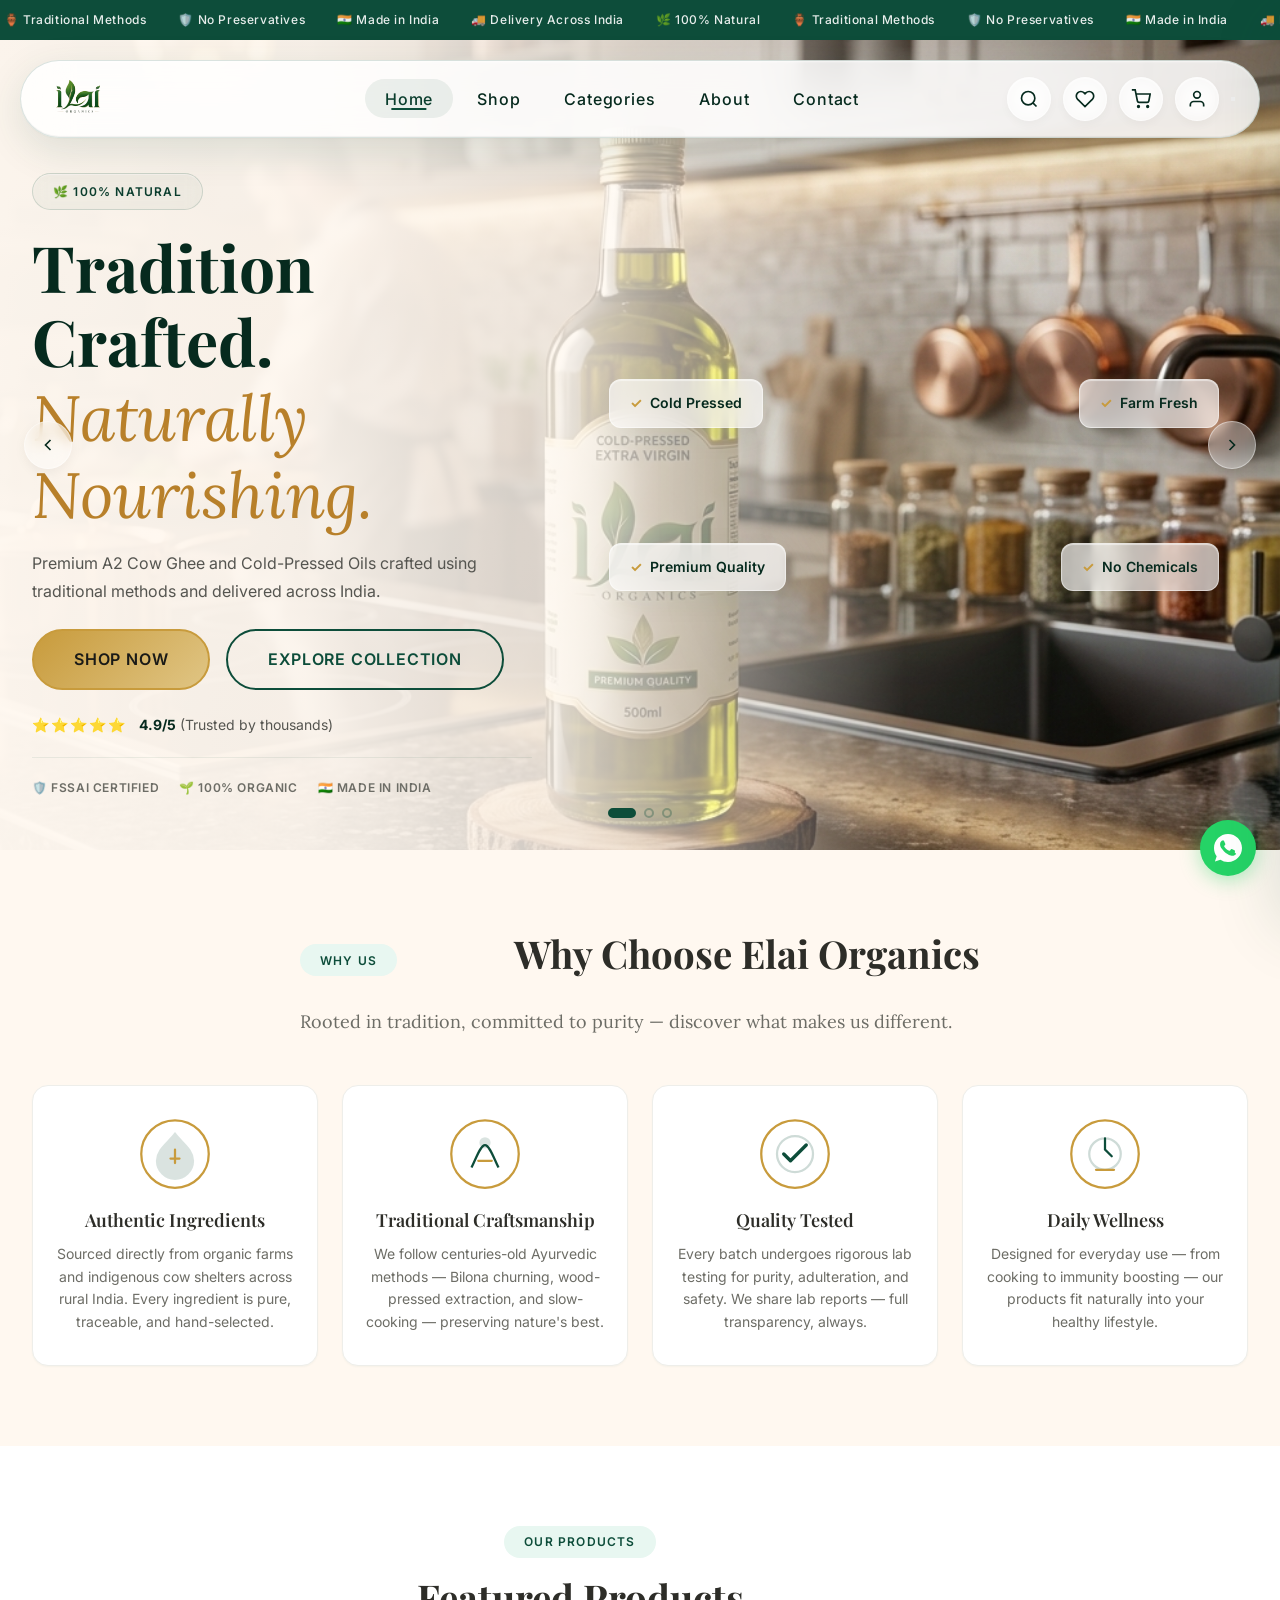
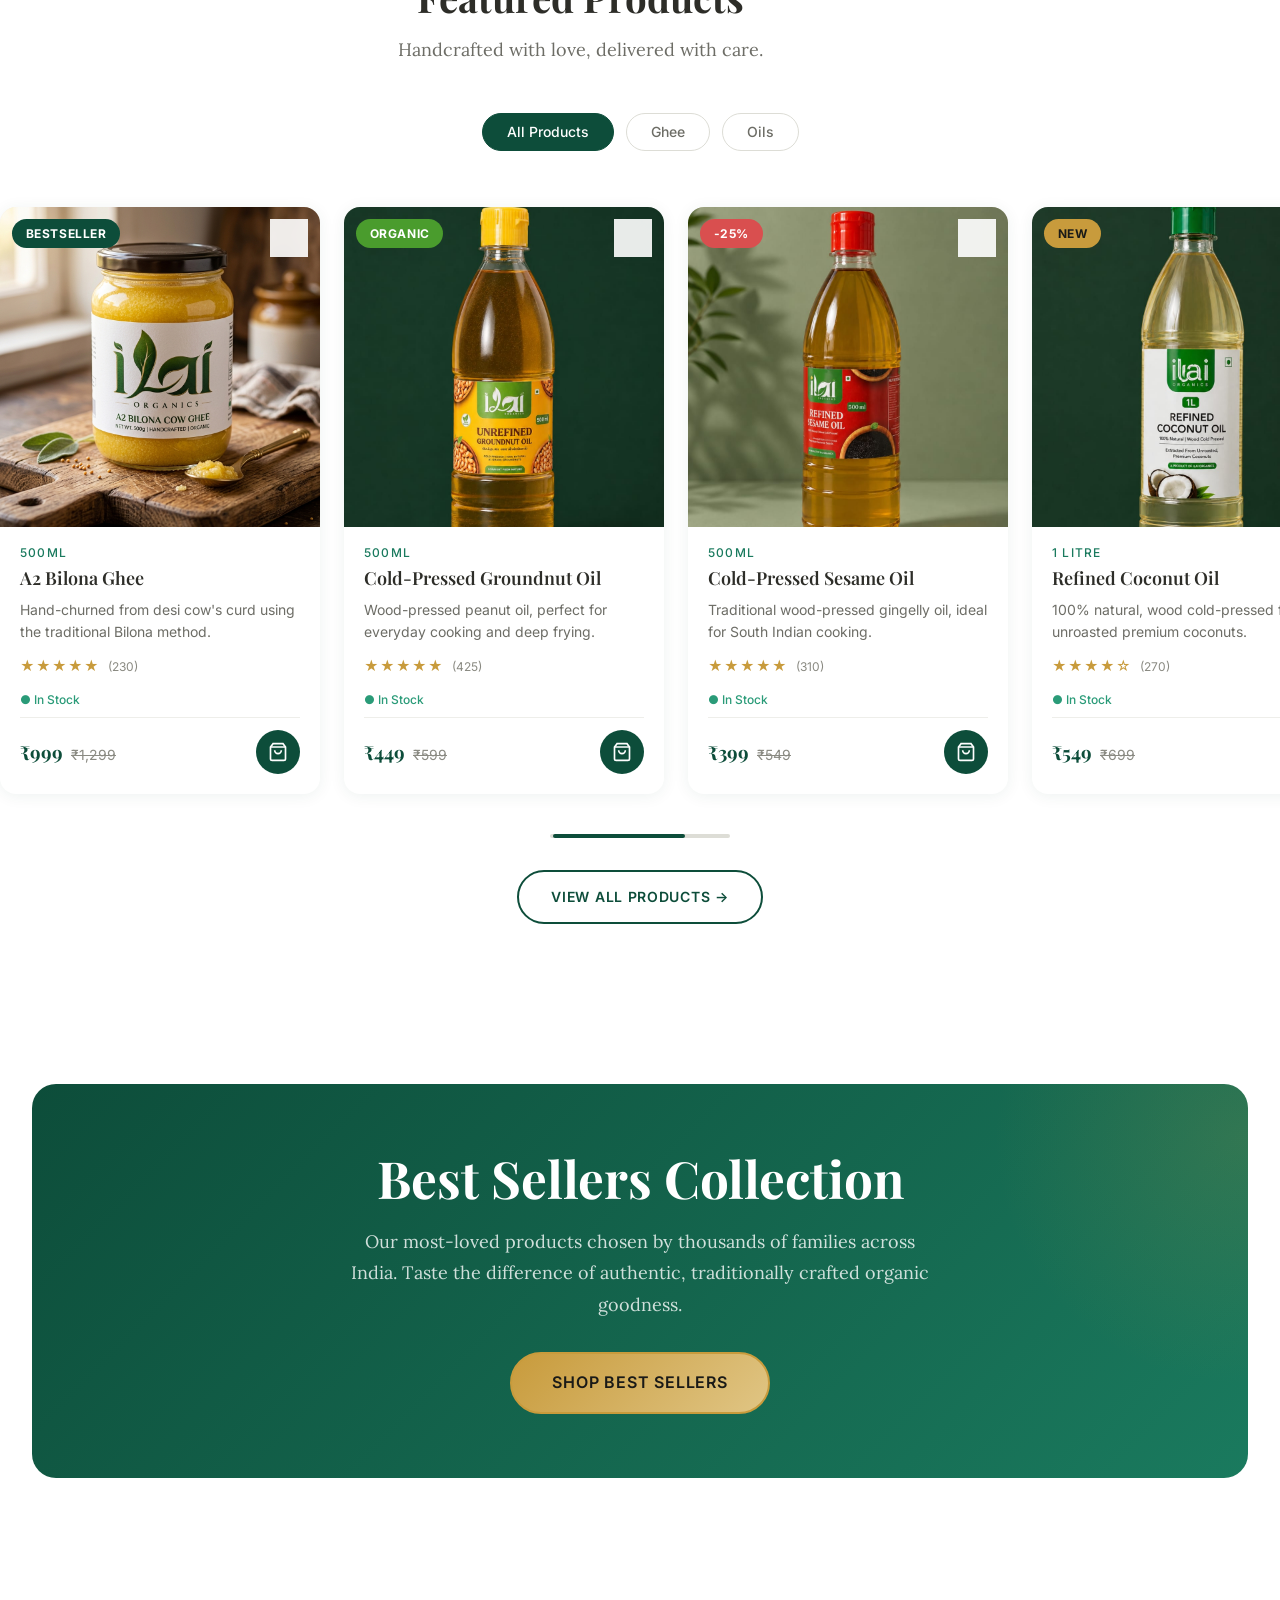
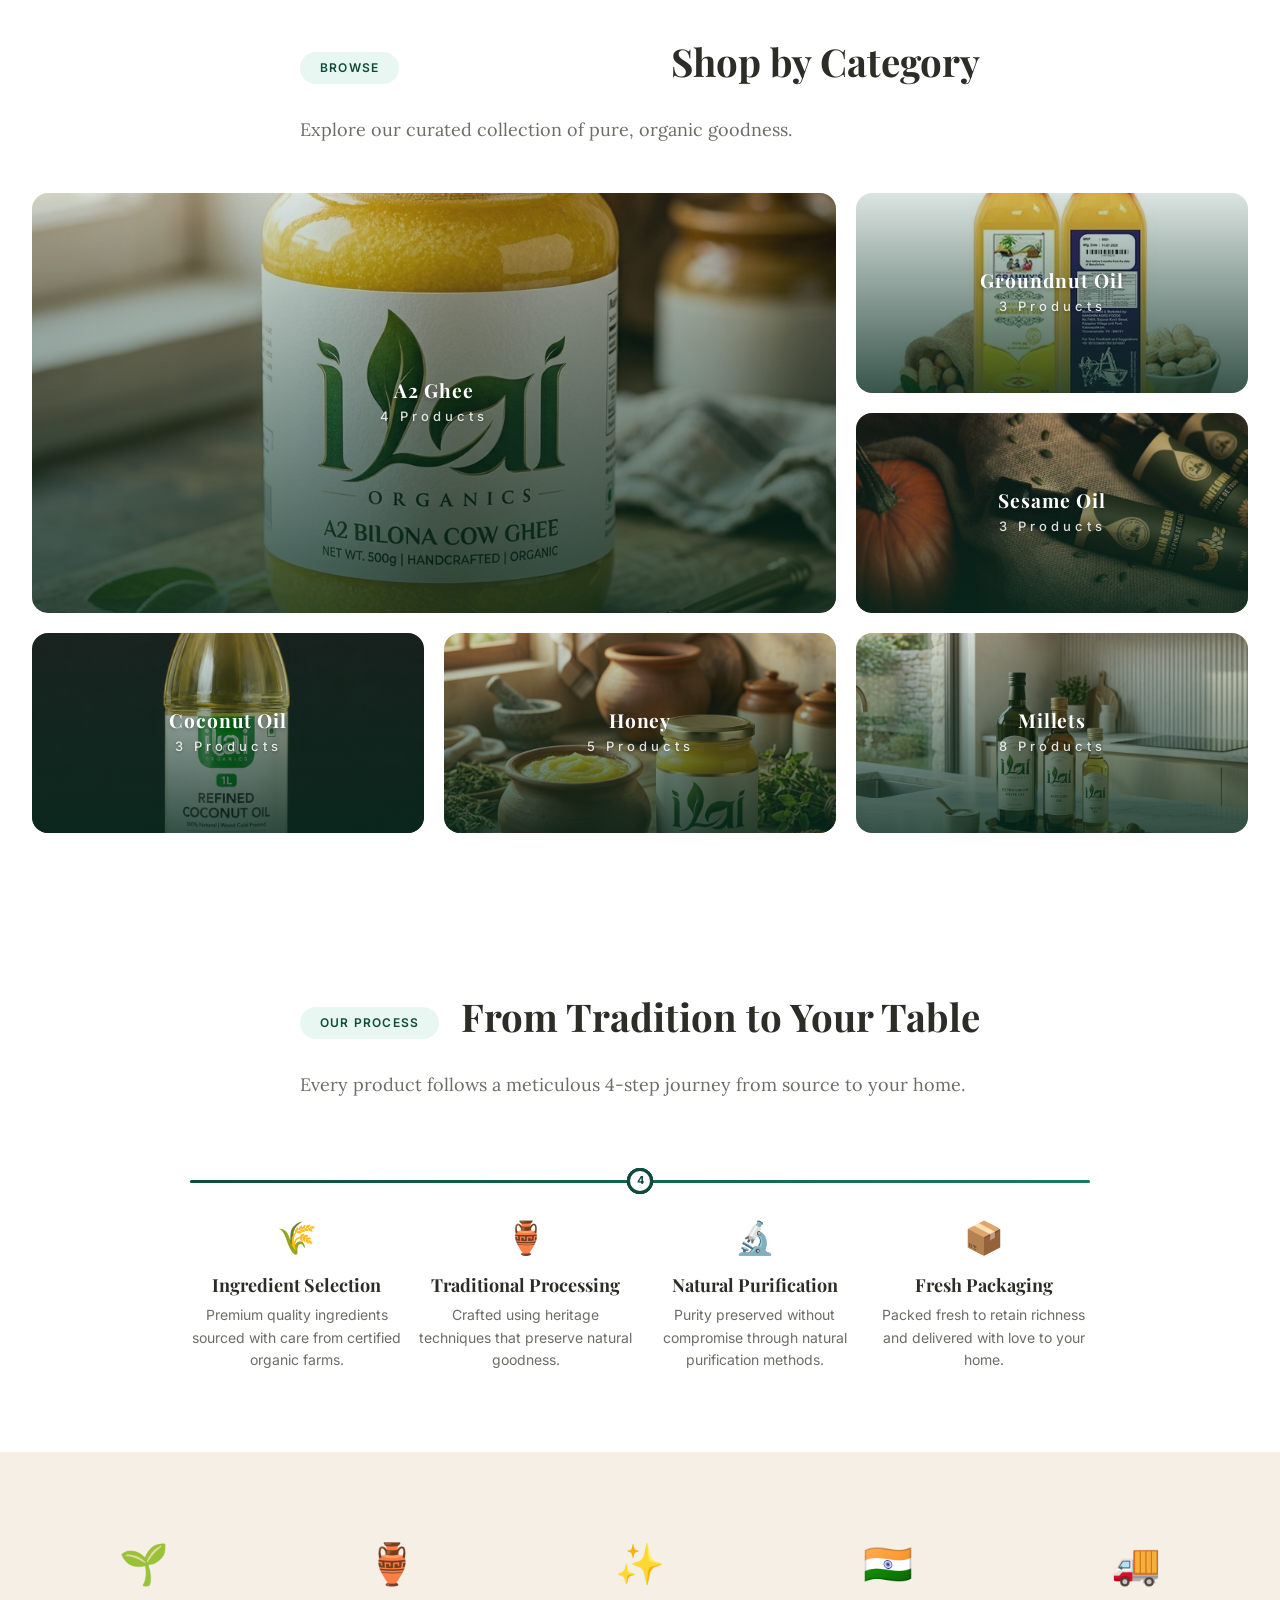
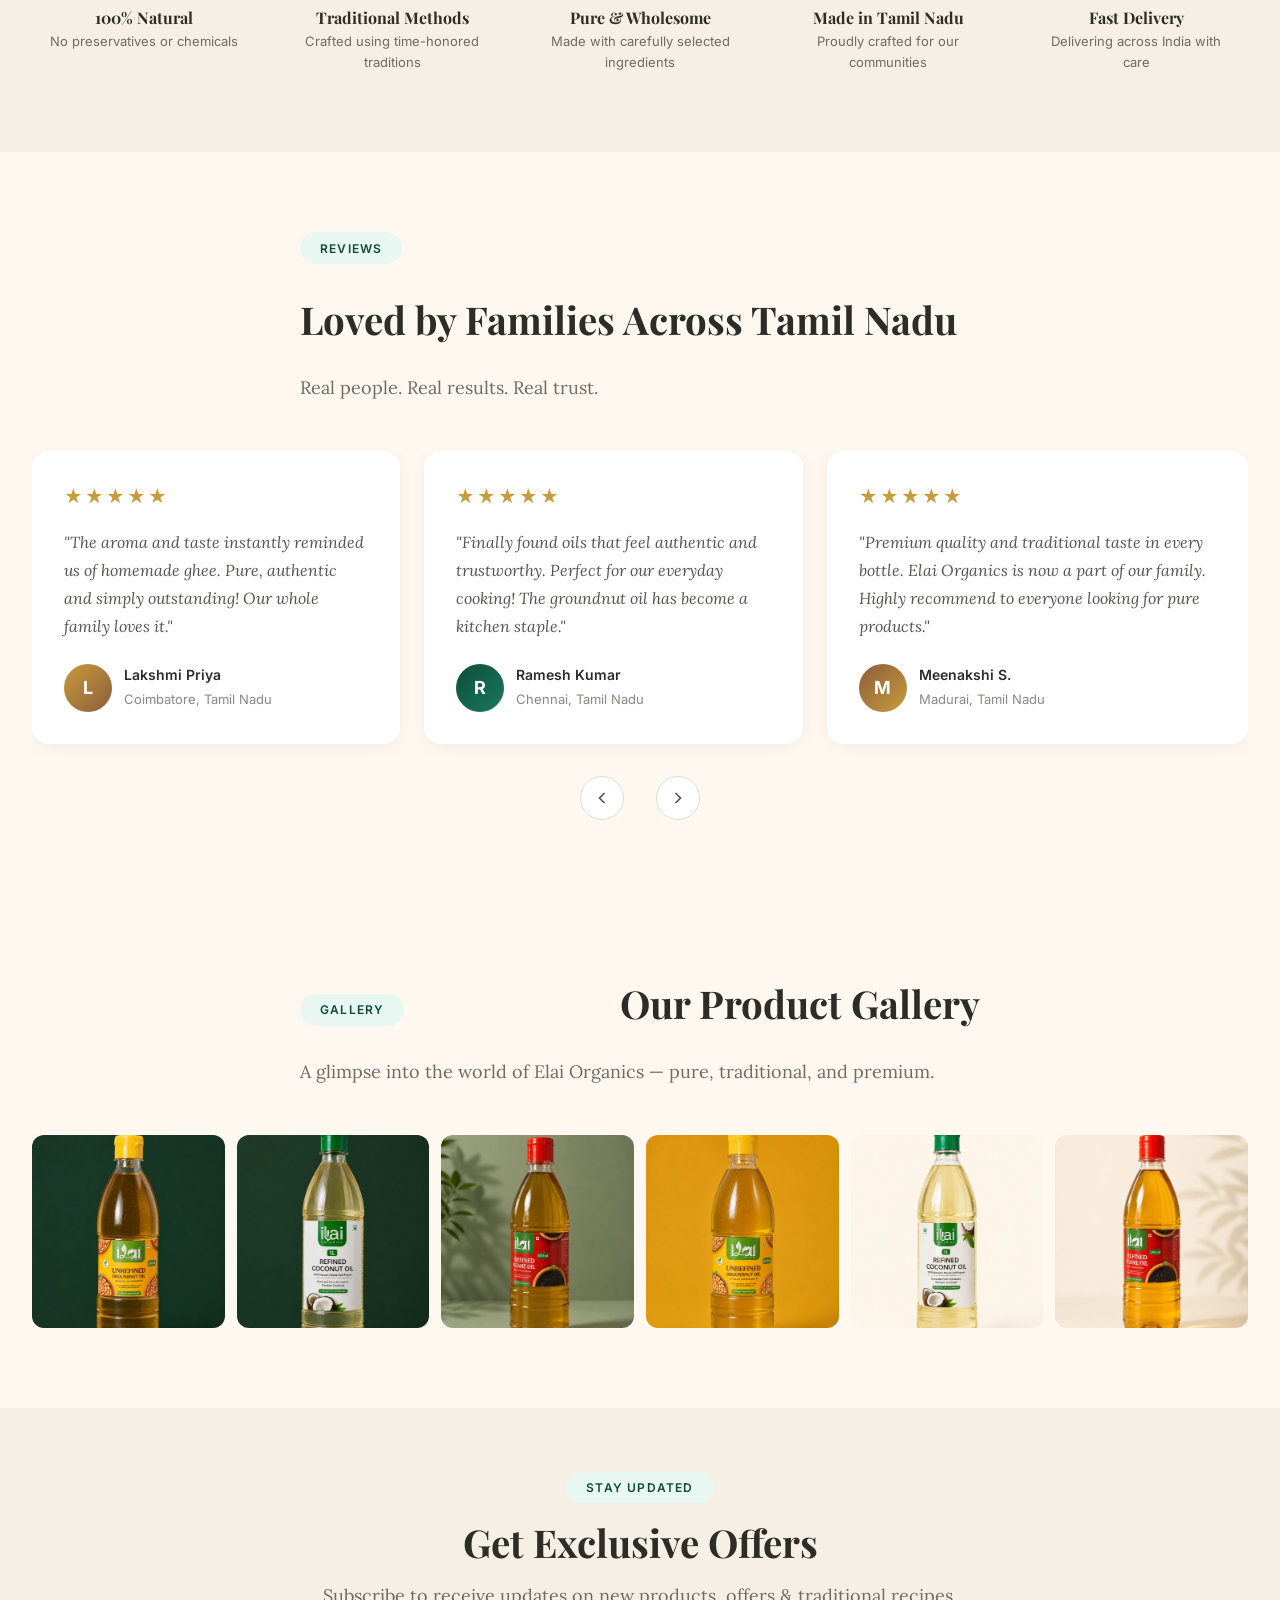
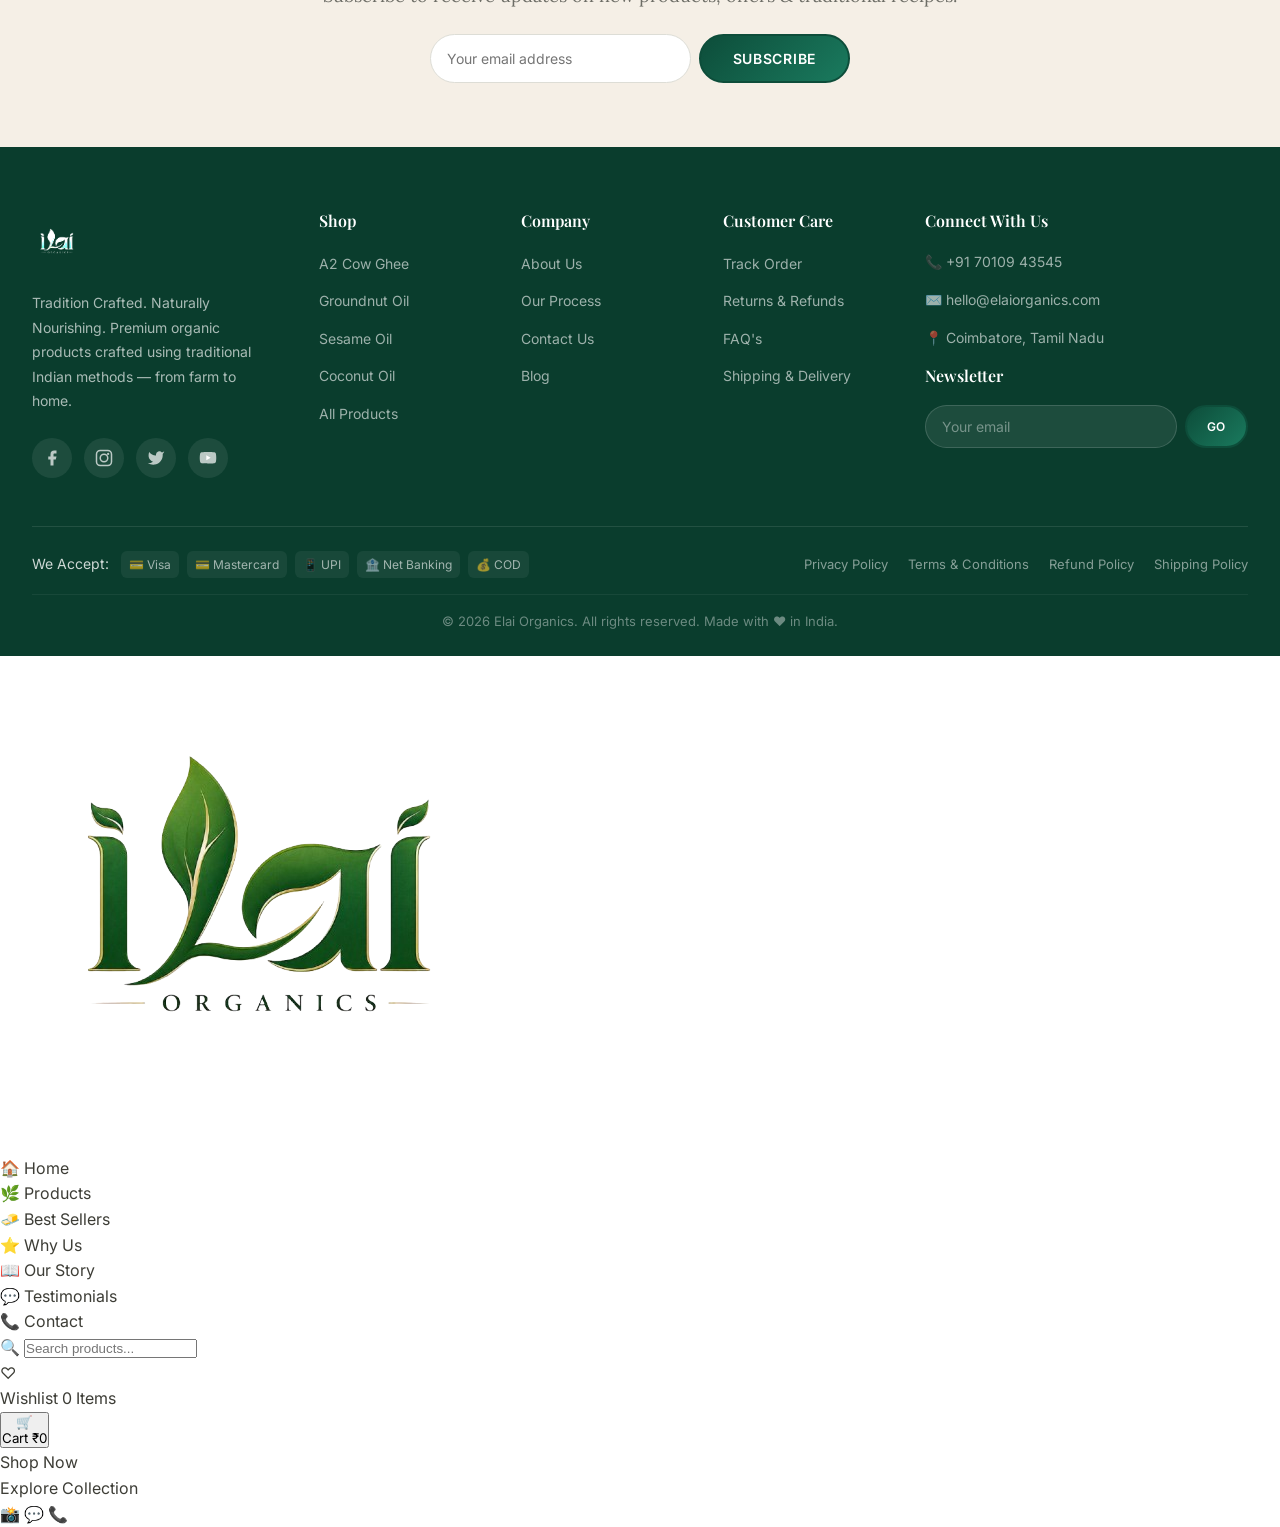
<file: index.html>
<!DOCTYPE html>
<html lang="en">
<head>
  <meta charset="UTF-8">
  <meta name="viewport" content="width=device-width, initial-scale=1.0">
  <meta name="description" content="Elai Organics — Premium farm-to-home organic products crafted using traditional Indian methods. 100% natural, no preservatives. A2 Ghee, Cold-Pressed Oils & more.">
  <title>Elai Organics | Pure & Natural Farm-to-Home Products</title>
  <link rel="preconnect" href="https://fonts.googleapis.com">
  <link rel="preconnect" href="https://fonts.gstatic.com" crossorigin>
  <link href="https://fonts.googleapis.com/css2?family=Playfair+Display:ital,wght@0,400;0,500;0,600;0,700;0,800;1,400;1,500&family=Lora:ital,wght@0,400;0,500;0,600;0,700;1,400&family=Inter:wght@300;400;500;600;700&display=swap" rel="stylesheet">
  <link rel="stylesheet" href="css/style.css">
  <link rel="stylesheet" href="css/responsive.css">
  <link rel="stylesheet" href="css/mobile-nav.css">
</head>
<body>

  <!-- ===================== TOP INFO BAR ===================== -->
  <div class="top-bar">
    <div class="top-bar__inner">
      <span class="top-bar__item">🌿 100% Natural</span>
      <span class="top-bar__item">🏺 Traditional Methods</span>
      <span class="top-bar__item">🛡️ No Preservatives</span>
      <span class="top-bar__item">🇮🇳 Made in India</span>
      <span class="top-bar__item">🚚 Delivery Across India</span>
      <span class="top-bar__item">🌿 100% Natural</span>
      <span class="top-bar__item">🏺 Traditional Methods</span>
      <span class="top-bar__item">🛡️ No Preservatives</span>
      <span class="top-bar__item">🇮🇳 Made in India</span>
      <span class="top-bar__item">🚚 Delivery Across India</span>
    </div>
  </div>

  <!-- ===================== HEADER / NAV ===================== -->
  <header class="header" id="header">
    <div class="header__inner">
      <a href="index.html" class="logo" aria-label="Elai Organics Home">
        <img src="images/logo.png" alt="Elai Organics" class="logo__image">
      </a>

      <div class="nav-overlay" id="navOverlay"></div>
      <nav class="nav" id="mainNav" aria-label="Main navigation">
        <ul class="nav__list">
          <li><a href="index.html" class="nav__link nav__link--active">Home</a></li>
          <li><a href="shop.html" class="nav__link">Shop</a></li>
          <li><a href="categories.html" class="nav__link">Categories</a></li>
          <li><a href="about.html" class="nav__link">About</a></li>
          <li><a href="contact.html" class="nav__link">Contact</a></li>
        </ul>
      </nav>

      <div class="header__actions">
        <button class="action-btn" id="searchBtn" aria-label="Search">
          <svg viewBox="0 0 24 24" fill="none" stroke="currentColor" stroke-width="2"><circle cx="11" cy="11" r="8"/><line x1="21" y1="21" x2="16.65" y2="16.65"/></svg>
        </button>
        <a href="wishlist.html" class="action-btn" aria-label="Wishlist">
          <svg viewBox="0 0 24 24" fill="none" stroke="currentColor" stroke-width="2"><path d="M20.84 4.61a5.5 5.5 0 00-7.78 0L12 5.67l-1.06-1.06a5.5 5.5 0 00-7.78 7.78l1.06 1.06L12 21.23l7.78-7.78 1.06-1.06a5.5 5.5 0 000-7.78z"/></svg>
        </a>
        <button class="action-btn action-btn--cart" id="cartBtn" aria-label="Cart">
          <svg viewBox="0 0 24 24" fill="none" stroke="currentColor" stroke-width="2"><circle cx="9" cy="21" r="1"/><circle cx="20" cy="21" r="1"/><path d="M1 1h4l2.68 13.39a2 2 0 002 1.61h9.72a2 2 0 002-1.61L23 6H6"/></svg>
          <span class="cart-count" id="cartCount">0</span>
        </button>
        <a href="profile.html" class="action-btn" aria-label="Account">
          <svg viewBox="0 0 24 24" fill="none" stroke="currentColor" stroke-width="2"><path d="M20 21v-2a4 4 0 00-4-4H8a4 4 0 00-4 4v2"/><circle cx="12" cy="7" r="4"/></svg>
        </a>
        <button class="hamburger-apple" id="hamburger-apple" aria-label="Toggle menu">
          <span class="line line-top"></span>
          <span class="line line-middle"></span>
          <span class="line line-bottom"></span>
        </button>
      </div>
    </div>
  </header>

  <div id="page-container">

  <!-- ===================== HERO SLIDER ===================== -->
  <section class="hero" id="hero">
    <div class="hero__slider" id="heroSlider">
      
      <!-- Slide 1 -->
      <div class="hero__slide hero__slide--active" data-slide="0">
        <div class="hero__bg hero__bg--1"></div>
        <div class="hero__container">
          <!-- Left Column (45%) -->
          <div class="hero__left">
            <span class="hero__badge">🌿 100% Natural</span>
            <h1 class="hero__title">Tradition Crafted.<br><em>Naturally Nourishing.</em></h1>
            <p class="hero__desc">Premium A2 Cow Ghee and Cold-Pressed Oils crafted using traditional methods and delivered across India.</p>
            <div class="hero__ctas">
              <a href="shop.html" class="btn btn--gold btn--lg">Shop Now</a>
              <a href="shop.html" class="btn btn--outline btn--lg">Explore Collection</a>
            </div>
            
            <!-- Customer Rating -->
            <div class="hero__rating">
              <div class="rating-stars">⭐⭐⭐⭐⭐</div>
              <span class="rating-text"><strong>4.9/5</strong> (Trusted by thousands)</span>
            </div>
            
            <!-- Organic Certifications -->
            <div class="hero__certs">
              <span class="cert-item">🛡️ FSSAI Certified</span>
              <span class="cert-item">🌱 100% Organic</span>
              <span class="cert-item">🇮🇳 Made in India</span>
            </div>
          </div>
          
          <!-- Right Column (55%) -->
          <div class="hero__right">
            <div class="hero__composition">
              <div class="composition__glow"></div>
              
              <!-- Floating Glass Cards -->
              <div class="glass-card glass-card--1 float-animation" style="--float-delay: 0s;">
                <span class="glass-card__check">✓</span> <span class="glass-card__text">Cold Pressed</span>
              </div>
              <div class="glass-card glass-card--2 float-animation" style="--float-delay: 1.5s;">
                <span class="glass-card__check">✓</span> <span class="glass-card__text">Farm Fresh</span>
              </div>
              <div class="glass-card glass-card--3 float-animation" style="--float-delay: 3s;">
                <span class="glass-card__check">✓</span> <span class="glass-card__text">Premium Quality</span>
              </div>
              <div class="glass-card glass-card--4 float-animation" style="--float-delay: 4.5s;">
                <span class="glass-card__check">✓</span> <span class="glass-card__text">No Chemicals</span>
              </div>
            </div>
          </div>
        </div>
      </div>
      
      <!-- Slide 2 -->
      <div class="hero__slide" data-slide="1">
        <div class="hero__bg hero__bg--2"></div>
        <div class="hero__container">
          <!-- Left Column (45%) -->
          <div class="hero__left">
            <span class="hero__badge">🌿 100% Natural</span>
            <h1 class="hero__title">Nature's Purest<br><em>Cold-Pressed Goodness</em></h1>
            <p class="hero__desc">Extracted using traditional wooden churners — no chemicals, no heat processing. Pure, nutrient-rich oils for your family.</p>
            <div class="hero__ctas">
              <a href="shop.html" class="btn btn--gold btn--lg">Shop Now</a>
              <a href="shop.html" class="btn btn--outline btn--lg">Explore Collection</a>
            </div>
            
            <!-- Customer Rating -->
            <div class="hero__rating">
              <div class="rating-stars">⭐⭐⭐⭐⭐</div>
              <span class="rating-text"><strong>4.8/5</strong> (Trusted by thousands)</span>
            </div>
            
            <!-- Organic Certifications -->
            <div class="hero__certs">
              <span class="cert-item">🛡️ FSSAI Certified</span>
              <span class="cert-item">🌱 100% Organic</span>
              <span class="cert-item">🇮🇳 Made in India</span>
            </div>
          </div>
          
          <!-- Right Column (55%) -->
          <div class="hero__right">
            <div class="hero__composition">
              <div class="composition__glow"></div>
              
              <!-- Floating Glass Cards -->
              <div class="glass-card glass-card--1 float-animation" style="--float-delay: 0.5s;">
                <span class="glass-card__check">✓</span> <span class="glass-card__text">Cold Pressed</span>
              </div>
              <div class="glass-card glass-card--2 float-animation" style="--float-delay: 2s;">
                <span class="glass-card__check">✓</span> <span class="glass-card__text">Farm Fresh</span>
              </div>
              <div class="glass-card glass-card--3 float-animation" style="--float-delay: 3.5s;">
                <span class="glass-card__check">✓</span> <span class="glass-card__text">Premium Quality</span>
              </div>
              <div class="glass-card glass-card--4 float-animation" style="--float-delay: 5s;">
                <span class="glass-card__check">✓</span> <span class="glass-card__text">No Chemicals</span>
              </div>
            </div>
          </div>
        </div>
      </div>
      
      <!-- Slide 3 -->
      <div class="hero__slide" data-slide="2">
        <div class="hero__bg hero__bg--3"></div>
        <div class="hero__container">
          <!-- Left Column (45%) -->
          <div class="hero__left">
            <span class="hero__badge">🌿 100% Natural</span>
            <h1 class="hero__title">From Our Farm<br><em>To Your Table</em></h1>
            <p class="hero__desc">Every product is carefully sourced, traditionally processed, and delivered fresh to your doorstep with love and care.</p>
            <div class="hero__ctas">
              <a href="shop.html" class="btn btn--gold btn--lg">Shop Now</a>
              <a href="shop.html" class="btn btn--outline btn--lg">Explore Collection</a>
            </div>
            
            <!-- Customer Rating -->
            <div class="hero__rating">
              <div class="rating-stars">⭐⭐⭐⭐⭐</div>
              <span class="rating-text"><strong>4.9/5</strong> (Trusted by thousands)</span>
            </div>
            
            <!-- Organic Certifications -->
            <div class="hero__certs">
              <span class="cert-item">🛡️ FSSAI Certified</span>
              <span class="cert-item">🌱 100% Organic</span>
              <span class="cert-item">🇮🇳 Made in India</span>
            </div>
          </div>
          
          <!-- Right Column (55%) -->
          <div class="hero__right">
            <div class="hero__composition">
              <div class="composition__glow"></div>
              
              <!-- Floating Glass Cards -->
              <div class="glass-card glass-card--1 float-animation" style="--float-delay: 0.8s;">
                <span class="glass-card__check">✓</span> <span class="glass-card__text">Cold Pressed</span>
              </div>
              <div class="glass-card glass-card--2 float-animation" style="--float-delay: 2.3s;">
                <span class="glass-card__check">✓</span> <span class="glass-card__text">Farm Fresh</span>
              </div>
              <div class="glass-card glass-card--3 float-animation" style="--float-delay: 3.8s;">
                <span class="glass-card__check">✓</span> <span class="glass-card__text">Premium Quality</span>
              </div>
              <div class="glass-card glass-card--4 float-animation" style="--float-delay: 5.3s;">
                <span class="glass-card__check">✓</span> <span class="glass-card__text">No Chemicals</span>
              </div>
            </div>
          </div>
        </div>
      </div>
      
    </div>
    <button class="hero__arrow hero__arrow--prev" id="heroPrev" aria-label="Previous slide">
      <svg viewBox="0 0 24 24" fill="none" stroke="currentColor" stroke-width="2"><polyline points="15 18 9 12 15 6"/></svg>
    </button>
    <button class="hero__arrow hero__arrow--next" id="heroNext" aria-label="Next slide">
      <svg viewBox="0 0 24 24" fill="none" stroke="currentColor" stroke-width="2"><polyline points="9 18 15 12 9 6"/></svg>
    </button>
    <div class="hero__dots" id="heroDots">
      <button class="hero__dot hero__dot--active" data-dot="0" aria-label="Slide 1"></button>
      <button class="hero__dot" data-dot="1" aria-label="Slide 2"></button>
      <button class="hero__dot" data-dot="2" aria-label="Slide 3"></button>
    </div>
  </section>

  <!-- ===================== WHY CHOOSE US ===================== -->
  <section class="why-choose" id="why-us">
    <div class="container">
      <div class="section-header reveal">
        <span class="section-header__tag">Why Us</span>
        <h2 class="section-header__title">Why Choose Elai Organics</h2>
        <p class="section-header__sub">Rooted in tradition, committed to purity — discover what makes us different.</p>
      </div>
      <div class="why-choose__grid">
        <div class="why-card reveal">
          <div class="why-card__icon">
            <svg viewBox="0 0 64 64" fill="none"><circle cx="32" cy="32" r="30" stroke="#C89B3C" stroke-width="2"/><path d="M32 14c-6 8-16 14-16 24a16 16 0 0032 0c0-10-10-16-16-24z" fill="#0D4D3A" opacity=".15" stroke="#0D4D3A" stroke-width="2"/><path d="M32 28v12M28 36h8" stroke="#C89B3C" stroke-width="2" stroke-linecap="round"/></svg>
          </div>
          <h3 class="why-card__title">Authentic Ingredients</h3>
          <p class="why-card__text">Sourced directly from organic farms and indigenous cow shelters across rural India. Every ingredient is pure, traceable, and hand-selected.</p>
        </div>
        <div class="why-card reveal reveal-delay-1">
          <div class="why-card__icon">
            <svg viewBox="0 0 64 64" fill="none"><circle cx="32" cy="32" r="30" stroke="#C89B3C" stroke-width="2"/><path d="M20 44c4-8 8-20 12-20s8 12 12 20" stroke="#0D4D3A" stroke-width="2" fill="none"/><circle cx="32" cy="22" r="4" fill="#0D4D3A" opacity=".15" stroke="#0D4D3A" stroke-width="2"/><path d="M26 38h12" stroke="#C89B3C" stroke-width="2" stroke-linecap="round"/></svg>
          </div>
          <h3 class="why-card__title">Traditional Craftsmanship</h3>
          <p class="why-card__text">We follow centuries-old Ayurvedic methods — Bilona churning, wood-pressed extraction, and slow-cooking — preserving nature's best.</p>
        </div>
        <div class="why-card reveal reveal-delay-2">
          <div class="why-card__icon">
            <svg viewBox="0 0 64 64" fill="none"><circle cx="32" cy="32" r="30" stroke="#C89B3C" stroke-width="2"/><path d="M22 32l6 6 14-14" stroke="#0D4D3A" stroke-width="3" stroke-linecap="round" stroke-linejoin="round"/><circle cx="32" cy="32" r="16" stroke="#0D4D3A" stroke-width="2" opacity=".2"/></svg>
          </div>
          <h3 class="why-card__title">Quality Tested</h3>
          <p class="why-card__text">Every batch undergoes rigorous lab testing for purity, adulteration, and safety. We share lab reports — full transparency, always.</p>
        </div>
        <div class="why-card reveal reveal-delay-3">
          <div class="why-card__icon">
            <svg viewBox="0 0 64 64" fill="none"><circle cx="32" cy="32" r="30" stroke="#C89B3C" stroke-width="2"/><path d="M32 18v10l6 6" stroke="#0D4D3A" stroke-width="2" stroke-linecap="round"/><circle cx="32" cy="32" r="14" stroke="#0D4D3A" stroke-width="2" opacity=".2"/><path d="M24 46h16" stroke="#C89B3C" stroke-width="2" stroke-linecap="round"/></svg>
          </div>
          <h3 class="why-card__title">Daily Wellness</h3>
          <p class="why-card__text">Designed for everyday use — from cooking to immunity boosting — our products fit naturally into your healthy lifestyle.</p>
        </div>
      </div>
    </div>
  </section>

  <!-- ===================== FEATURED PRODUCTS ===================== -->
  <section class="products" id="products">
    <div class="container">
      <div class="section-header reveal">
        <div class="section-header__title-group">
          <span class="section-header__tag">Our Products</span>
          <h2 class="section-header__title">Featured Products</h2>
          <p class="section-header__sub">Handcrafted with love, delivered with care.</p>
        </div>
        <div class="section-header__actions">
          <button class="carousel-btn carousel-btn--prev" id="featuredPrev" aria-label="Previous products">
            <svg viewBox="0 0 24 24" fill="none" stroke="currentColor" stroke-width="2"><polyline points="15 18 9 12 15 6"/></svg>
          </button>
          <button class="carousel-btn carousel-btn--next" id="featuredNext" aria-label="Next products">
            <svg viewBox="0 0 24 24" fill="none" stroke="currentColor" stroke-width="2"><polyline points="9 18 15 12 9 6"/></svg>
          </button>
        </div>
      </div>
      <div class="products__filters reveal">
        <button class="products__filter products__filter--active" data-filter="all">All Products</button>
        <button class="products__filter" data-filter="ghee">Ghee</button>
        <button class="products__filter" data-filter="oil">Oils</button>
      </div>
      <div class="carousel-container">
        <div class="products__grid products__grid--swipeable" id="productsGrid">
        <!-- Product 1 -->
        <div class="product-card reveal" data-category="ghee" data-name="A2 Bilona Ghee" data-price="999" data-image="images/ghee-jar.jpg">
          <div class="product-card__badge">Bestseller</div>
          <button class="product-card__wishlist" aria-label="Add to wishlist">
            <svg viewBox="0 0 24 24" fill="none" stroke="currentColor" stroke-width="2"><path d="M20.84 4.61a5.5 5.5 0 00-7.78 0L12 5.67l-1.06-1.06a5.5 5.5 0 00-7.78 7.78l1.06 1.06L12 21.23l7.78-7.78 1.06-1.06a5.5 5.5 0 000-7.78z"/></svg>
          </button>
          <div class="product-card__img-wrap">
            <img src="images/ghee-jar.jpg" alt="A2 Bilona Ghee" class="product-card__image" loading="lazy">
            <div class="product-card__quick-view">
              <button class="btn btn--white btn--sm quick-view-btn">Quick View</button>
            </div>
          </div>
          <div class="product-card__body">
            <span class="product-card__tag">500ml</span>
            <h3 class="product-card__name">A2 Bilona Ghee</h3>
            <p class="product-card__desc">Hand-churned from desi cow's curd using the traditional Bilona method.</p>
            <div class="product-card__rating">
              <span class="stars">★★★★★</span>
              <span class="rating-count">(230)</span>
            </div>
            <span class="product-card__stock product-card__stock--in">● In Stock</span>
            <div class="product-card__footer">
              <div class="product-card__pricing">
                <span class="price--new">₹999</span>
                <span class="price--old">₹1,299</span>
              </div>
              <button class="product-card__cart-btn add-to-cart-btn" aria-label="Add to cart">
                <svg viewBox="0 0 24 24" fill="none" stroke="currentColor" stroke-width="2"><path d="M6 2L3 6v14a2 2 0 002 2h14a2 2 0 002-2V6l-3-4z"/><line x1="3" y1="6" x2="21" y2="6"/><path d="M16 10a4 4 0 01-8 0"/></svg>
              </button>
            </div>
          </div>
        </div>

        <!-- Product 2 -->
        <div class="product-card reveal" data-category="oil" data-name="Cold-Pressed Groundnut Oil" data-price="449" data-image="images/WhatsApp Unknown 2026-06-15 at 7.49.19 PM/WhatsApp Image 2026-06-15 at 3.02.28 PM (1).jpeg">
          <div class="product-card__badge product-card__badge--organic">Organic</div>
          <button class="product-card__wishlist" aria-label="Add to wishlist">
            <svg viewBox="0 0 24 24" fill="none" stroke="currentColor" stroke-width="2"><path d="M20.84 4.61a5.5 5.5 0 00-7.78 0L12 5.67l-1.06-1.06a5.5 5.5 0 00-7.78 7.78l1.06 1.06L12 21.23l7.78-7.78 1.06-1.06a5.5 5.5 0 000-7.78z"/></svg>
          </button>
          <div class="product-card__img-wrap">
            <img src="images/WhatsApp Unknown 2026-06-15 at 7.49.19 PM/WhatsApp Image 2026-06-15 at 3.02.28 PM (1).jpeg" alt="Cold-Pressed Groundnut Oil" class="product-card__image" loading="lazy">
            <div class="product-card__quick-view">
              <button class="btn btn--white btn--sm quick-view-btn">Quick View</button>
            </div>
          </div>
          <div class="product-card__body">
            <span class="product-card__tag">500ml</span>
            <h3 class="product-card__name">Cold-Pressed Groundnut Oil</h3>
            <p class="product-card__desc">Wood-pressed peanut oil, perfect for everyday cooking and deep frying.</p>
            <div class="product-card__rating">
              <span class="stars">★★★★★</span>
              <span class="rating-count">(425)</span>
            </div>
            <span class="product-card__stock product-card__stock--in">● In Stock</span>
            <div class="product-card__footer">
              <div class="product-card__pricing">
                <span class="price--new">₹449</span>
                <span class="price--old">₹599</span>
              </div>
              <button class="product-card__cart-btn add-to-cart-btn" aria-label="Add to cart">
                <svg viewBox="0 0 24 24" fill="none" stroke="currentColor" stroke-width="2"><path d="M6 2L3 6v14a2 2 0 002 2h14a2 2 0 002-2V6l-3-4z"/><line x1="3" y1="6" x2="21" y2="6"/><path d="M16 10a4 4 0 01-8 0"/></svg>
              </button>
            </div>
          </div>
        </div>

        <!-- Product 3 -->
        <div class="product-card reveal" data-category="oil" data-name="Cold-Pressed Sesame Oil" data-price="399" data-image="images/WhatsApp Unknown 2026-06-15 at 7.49.19 PM/WhatsApp Image 2026-06-15 at 3.02.24 PM.jpeg">
          <div class="product-card__badge product-card__badge--sale">-25%</div>
          <button class="product-card__wishlist" aria-label="Add to wishlist">
            <svg viewBox="0 0 24 24" fill="none" stroke="currentColor" stroke-width="2"><path d="M20.84 4.61a5.5 5.5 0 00-7.78 0L12 5.67l-1.06-1.06a5.5 5.5 0 00-7.78 7.78l1.06 1.06L12 21.23l7.78-7.78 1.06-1.06a5.5 5.5 0 000-7.78z"/></svg>
          </button>
          <div class="product-card__img-wrap">
            <img src="images/WhatsApp Unknown 2026-06-15 at 7.49.19 PM/WhatsApp Image 2026-06-15 at 3.02.24 PM.jpeg" alt="Cold-Pressed Sesame Oil" class="product-card__image" loading="lazy">
            <div class="product-card__quick-view">
              <button class="btn btn--white btn--sm quick-view-btn">Quick View</button>
            </div>
          </div>
          <div class="product-card__body">
            <span class="product-card__tag">500ml</span>
            <h3 class="product-card__name">Cold-Pressed Sesame Oil</h3>
            <p class="product-card__desc">Traditional wood-pressed gingelly oil, ideal for South Indian cooking.</p>
            <div class="product-card__rating">
              <span class="stars">★★★★★</span>
              <span class="rating-count">(310)</span>
            </div>
            <span class="product-card__stock product-card__stock--in">● In Stock</span>
            <div class="product-card__footer">
              <div class="product-card__pricing">
                <span class="price--new">₹399</span>
                <span class="price--old">₹549</span>
              </div>
              <button class="product-card__cart-btn add-to-cart-btn" aria-label="Add to cart">
                <svg viewBox="0 0 24 24" fill="none" stroke="currentColor" stroke-width="2"><path d="M6 2L3 6v14a2 2 0 002 2h14a2 2 0 002-2V6l-3-4z"/><line x1="3" y1="6" x2="21" y2="6"/><path d="M16 10a4 4 0 01-8 0"/></svg>
              </button>
            </div>
          </div>
        </div>

        <!-- Product 4 -->
        <div class="product-card reveal" data-category="oil" data-name="Refined Coconut Oil" data-price="549" data-image="images/WhatsApp Unknown 2026-06-15 at 7.49.19 PM/WhatsApp Image 2026-06-15 at 3.02.26 PM (1).jpeg">
          <div class="product-card__badge product-card__badge--new">New</div>
          <button class="product-card__wishlist" aria-label="Add to wishlist">
            <svg viewBox="0 0 24 24" fill="none" stroke="currentColor" stroke-width="2"><path d="M20.84 4.61a5.5 5.5 0 00-7.78 0L12 5.67l-1.06-1.06a5.5 5.5 0 00-7.78 7.78l1.06 1.06L12 21.23l7.78-7.78 1.06-1.06a5.5 5.5 0 000-7.78z"/></svg>
          </button>
          <div class="product-card__img-wrap">
            <img src="images/WhatsApp Unknown 2026-06-15 at 7.49.19 PM/WhatsApp Image 2026-06-15 at 3.02.26 PM (1).jpeg" alt="Refined Coconut Oil" class="product-card__image" loading="lazy">
            <div class="product-card__quick-view">
              <button class="btn btn--white btn--sm quick-view-btn">Quick View</button>
            </div>
          </div>
          <div class="product-card__body">
            <span class="product-card__tag">1 Litre</span>
            <h3 class="product-card__name">Refined Coconut Oil</h3>
            <p class="product-card__desc">100% natural, wood cold-pressed from unroasted premium coconuts.</p>
            <div class="product-card__rating">
              <span class="stars">★★★★☆</span>
              <span class="rating-count">(270)</span>
            </div>
            <span class="product-card__stock product-card__stock--in">● In Stock</span>
            <div class="product-card__footer">
              <div class="product-card__pricing">
                <span class="price--new">₹549</span>
                <span class="price--old">₹699</span>
              </div>
              <button class="product-card__cart-btn add-to-cart-btn" aria-label="Add to cart">
                <svg viewBox="0 0 24 24" fill="none" stroke="currentColor" stroke-width="2"><path d="M6 2L3 6v14a2 2 0 002 2h14a2 2 0 002-2V6l-3-4z"/><line x1="3" y1="6" x2="21" y2="6"/><path d="M16 10a4 4 0 01-8 0"/></svg>
              </button>
            </div>
          </div>
        </div>

        <!-- Product 5 -->
        <div class="product-card reveal" data-category="ghee" data-name="A2 Gir Cow Ghee" data-price="1199" data-image="images/a2-gir-cow-ghee.jpg">
          <div class="product-card__badge product-card__badge--premium">Premium</div>
          <button class="product-card__wishlist" aria-label="Add to wishlist">
            <svg viewBox="0 0 24 24" fill="none" stroke="currentColor" stroke-width="2"><path d="M20.84 4.61a5.5 5.5 0 00-7.78 0L12 5.67l-1.06-1.06a5.5 5.5 0 00-7.78 7.78l1.06 1.06L12 21.23l7.78-7.78 1.06-1.06a5.5 5.5 0 000-7.78z"/></svg>
          </button>
          <div class="product-card__img-wrap">
            <img src="images/a2-gir-cow-ghee.jpg" alt="A2 Gir Cow Ghee" class="product-card__image" loading="lazy">
            <div class="product-card__quick-view">
              <button class="btn btn--white btn--sm quick-view-btn">Quick View</button>
            </div>
          </div>
          <div class="product-card__body">
            <span class="product-card__tag">500ml</span>
            <h3 class="product-card__name">A2 Gir Cow Ghee</h3>
            <p class="product-card__desc">Premium Gir cow ghee, crafted using traditional Bilona method. 100% pure.</p>
            <div class="product-card__rating">
              <span class="stars">★★★★★</span>
              <span class="rating-count">(187)</span>
            </div>
            <span class="product-card__stock product-card__stock--low">● Only 5 left</span>
            <div class="product-card__footer">
              <div class="product-card__pricing">
                <span class="price--new">₹1,199</span>
                <span class="price--old">₹1,499</span>
              </div>
              <button class="product-card__cart-btn add-to-cart-btn" aria-label="Add to cart">
                <svg viewBox="0 0 24 24" fill="none" stroke="currentColor" stroke-width="2"><path d="M6 2L3 6v14a2 2 0 002 2h14a2 2 0 002-2V6l-3-4z"/><line x1="3" y1="6" x2="21" y2="6"/><path d="M16 10a4 4 0 01-8 0"/></svg>
              </button>
            </div>
          </div>
        </div>
      </div>
      
      <!-- Progress Bar scroll indicator -->
      <div class="carousel-scrollbar">
        <div class="carousel-scrollbar__track">
          <div class="carousel-scrollbar__thumb" id="featuredThumb"></div>
        </div>
      </div>

      <div class="text-center mt-12 reveal">
        <a href="shop.html" class="btn btn--outline">View All Products →</a>
      </div>
    </div>
  </section>

  <!-- ===================== BEST SELLERS BANNER ===================== -->
  <section class="cta-banner">
    <div class="container">
      <div class="cta-banner__inner reveal">
        <h2 class="cta-banner__title">Best Sellers Collection</h2>
        <p class="cta-banner__desc">Our most-loved products chosen by thousands of families across India. Taste the difference of authentic, traditionally crafted organic goodness.</p>
        <a href="shop.html" class="btn btn--gold btn--lg">Shop Best Sellers</a>
      </div>
    </div>
  </section>

  <!-- ===================== CATEGORIES ===================== -->
  <section class="categories" id="categories">
    <div class="container">
      <div class="section-header reveal">
        <span class="section-header__tag">Browse</span>
        <h2 class="section-header__title">Shop by Category</h2>
        <p class="section-header__sub">Explore our curated collection of pure, organic goodness.</p>
      </div>
      <div class="categories__grid reveal">
        <a href="shop.html" class="category-card category-card--large">
          <div class="category-card__bg" style="background-image: url('images/ghee-jar.jpg');"></div>
          <div class="category-card__overlay"></div>
          <h3 class="category-card__name">A2 Ghee</h3>
          <span class="category-card__count">4 Products</span>
        </a>
        <a href="shop.html" class="category-card">
          <div class="category-card__bg" style="background-image: url('images/groundnut-oil.jpg');"></div>
          <div class="category-card__overlay"></div>
          <h3 class="category-card__name">Groundnut Oil</h3>
          <span class="category-card__count">3 Products</span>
        </a>
        <a href="shop.html" class="category-card">
          <div class="category-card__bg" style="background-image: url('images/seed-oil-bottles.jpg');"></div>
          <div class="category-card__overlay"></div>
          <h3 class="category-card__name">Sesame Oil</h3>
          <span class="category-card__count">3 Products</span>
        </a>
        <a href="shop.html" class="category-card">
          <div class="category-card__bg" style="background-image: url('images/coconut-oil-green.jpg');"></div>
          <div class="category-card__overlay"></div>
          <h3 class="category-card__name">Coconut Oil</h3>
          <span class="category-card__count">3 Products</span>
        </a>
        <a href="shop.html" class="category-card">
          <div class="category-card__bg" style="background-image: url('images/desi-ghee.jpg');"></div>
          <div class="category-card__overlay"></div>
          <h3 class="category-card__name">Honey</h3>
          <span class="category-card__count">5 Products</span>
        </a>
        <a href="shop.html" class="category-card">
          <div class="category-card__bg" style="background-image: url('images/kitchen_cream.png');"></div>
          <div class="category-card__overlay"></div>
          <h3 class="category-card__name">Millets</h3>
          <span class="category-card__count">8 Products</span>
        </a>
      </div>
    </div>
  </section>

  <!-- ===================== TRADITION TO TABLE ===================== -->
  <section class="journey" id="journey">
    <div class="container">
      <div class="section-header reveal">
        <span class="section-header__tag">Our Process</span>
        <h2 class="section-header__title">From Tradition to Your Table</h2>
        <p class="section-header__sub">Every product follows a meticulous 4-step journey from source to your home.</p>
      </div>
      <div class="timeline reveal">
        <div class="timeline__line">
          <div class="timeline__progress" id="timelineProgress"></div>
        </div>
        <div class="timeline__steps">
          <div class="timeline__step">
            <div class="timeline__dot"><span>1</span></div>
            <div class="timeline__icon">🌾</div>
            <h3>Ingredient Selection</h3>
            <p>Premium quality ingredients sourced with care from certified organic farms.</p>
          </div>
          <div class="timeline__step">
            <div class="timeline__dot"><span>2</span></div>
            <div class="timeline__icon">🏺</div>
            <h3>Traditional Processing</h3>
            <p>Crafted using heritage techniques that preserve natural goodness.</p>
          </div>
          <div class="timeline__step">
            <div class="timeline__dot"><span>3</span></div>
            <div class="timeline__icon">🔬</div>
            <h3>Natural Purification</h3>
            <p>Purity preserved without compromise through natural purification methods.</p>
          </div>
          <div class="timeline__step">
            <div class="timeline__dot"><span>4</span></div>
            <div class="timeline__icon">📦</div>
            <h3>Fresh Packaging</h3>
            <p>Packed fresh to retain richness and delivered with love to your home.</p>
          </div>
        </div>
      </div>
    </div>
  </section>

  <!-- ===================== ORGANIC PROMISE ===================== -->
  <section class="trust" id="trust">
    <div class="container">
      <div class="trust__grid reveal">
        <div class="trust__item">
          <div class="trust__icon">🌱</div>
          <h4>100% Natural</h4>
          <p>No preservatives or chemicals</p>
        </div>
        <div class="trust__item">
          <div class="trust__icon">🏺</div>
          <h4>Traditional Methods</h4>
          <p>Crafted using time-honored traditions</p>
        </div>
        <div class="trust__item">
          <div class="trust__icon">✨</div>
          <h4>Pure & Wholesome</h4>
          <p>Made with carefully selected ingredients</p>
        </div>
        <div class="trust__item">
          <div class="trust__icon">🇮🇳</div>
          <h4>Made in Tamil Nadu</h4>
          <p>Proudly crafted for our communities</p>
        </div>
        <div class="trust__item">
          <div class="trust__icon">🚚</div>
          <h4>Fast Delivery</h4>
          <p>Delivering across India with care</p>
        </div>
      </div>
    </div>
  </section>

  <!-- ===================== TESTIMONIALS ===================== -->
  <section class="testimonials" id="testimonials">
    <div class="container">
      <div class="section-header reveal">
        <span class="section-header__tag">Reviews</span>
        <h2 class="section-header__title">Loved by Families Across Tamil Nadu</h2>
        <p class="section-header__sub">Real people. Real results. Real trust.</p>
      </div>
      <div class="testimonials__slider reveal" id="testimonialSlider">
        <div class="testimonials__track" id="testimonialTrack">
          <div class="testimonial-card">
            <div class="testimonial-card__stars">★★★★★</div>
            <p class="testimonial-card__text">"The aroma and taste instantly reminded us of homemade ghee. Pure, authentic and simply outstanding! Our whole family loves it."</p>
            <div class="testimonial-card__author">
              <div class="testimonial-card__avatar" style="background: linear-gradient(135deg,#C89B3C,#8B5E3C);">L</div>
              <div>
                <strong class="testimonial-card__name">Lakshmi Priya</strong>
                <span class="testimonial-card__loc">Coimbatore, Tamil Nadu</span>
              </div>
            </div>
          </div>
          <div class="testimonial-card">
            <div class="testimonial-card__stars">★★★★★</div>
            <p class="testimonial-card__text">"Finally found oils that feel authentic and trustworthy. Perfect for our everyday cooking! The groundnut oil has become a kitchen staple."</p>
            <div class="testimonial-card__author">
              <div class="testimonial-card__avatar" style="background: linear-gradient(135deg,#0D4D3A,#1a7a5e);">R</div>
              <div>
                <strong class="testimonial-card__name">Ramesh Kumar</strong>
                <span class="testimonial-card__loc">Chennai, Tamil Nadu</span>
              </div>
            </div>
          </div>
          <div class="testimonial-card">
            <div class="testimonial-card__stars">★★★★★</div>
            <p class="testimonial-card__text">"Premium quality and traditional taste in every bottle. Elai Organics is now a part of our family. Highly recommend to everyone looking for pure products."</p>
            <div class="testimonial-card__author">
              <div class="testimonial-card__avatar" style="background: linear-gradient(135deg,#8B5E3C,#C89B3C);">M</div>
              <div>
                <strong class="testimonial-card__name">Meenakshi S.</strong>
                <span class="testimonial-card__loc">Madurai, Tamil Nadu</span>
              </div>
            </div>
          </div>
        </div>
        <div class="testimonials__controls">
          <button class="testimonials__arrow" id="testPrev" aria-label="Previous testimonial">
            <svg viewBox="0 0 24 24" fill="none" stroke="currentColor" stroke-width="2"><polyline points="15 18 9 12 15 6"/></svg>
          </button>
          <div class="testimonials__dots" id="testDots"></div>
          <button class="testimonials__arrow" id="testNext" aria-label="Next testimonial">
            <svg viewBox="0 0 24 24" fill="none" stroke="currentColor" stroke-width="2"><polyline points="9 18 15 12 9 6"/></svg>
          </button>
        </div>
      </div>
    </div>
  </section>

  <!-- ===================== INSTAGRAM GALLERY ===================== -->
  <section class="instagram">
    <div class="container">
      <div class="section-header reveal">
        <span class="section-header__tag">Gallery</span>
        <h2 class="section-header__title">Our Product Gallery</h2>
        <p class="section-header__sub">A glimpse into the world of Elai Organics — pure, traditional, and premium.</p>
      </div>
      <div class="instagram__grid reveal">
        <div class="instagram__item"><img src="images/WhatsApp Unknown 2026-06-15 at 7.49.19 PM/WhatsApp Image 2026-06-15 at 3.02.28 PM (1).jpeg" alt="Groundnut Oil" loading="lazy"></div>
        <div class="instagram__item"><img src="images/WhatsApp Unknown 2026-06-15 at 7.49.19 PM/WhatsApp Image 2026-06-15 at 3.02.26 PM (1).jpeg" alt="Coconut Oil" loading="lazy"></div>
        <div class="instagram__item"><img src="images/WhatsApp Unknown 2026-06-15 at 7.49.19 PM/WhatsApp Image 2026-06-15 at 3.02.24 PM.jpeg" alt="Sesame Oil" loading="lazy"></div>
        <div class="instagram__item"><img src="images/WhatsApp Unknown 2026-06-15 at 7.49.19 PM/WhatsApp Image 2026-06-15 at 3.02.28 PM.jpeg" alt="Groundnut Oil" loading="lazy"></div>
        <div class="instagram__item"><img src="images/WhatsApp Unknown 2026-06-15 at 7.49.19 PM/WhatsApp Image 2026-06-15 at 3.02.25 PM (2).jpeg" alt="Coconut Oil" loading="lazy"></div>
        <div class="instagram__item"><img src="images/WhatsApp Unknown 2026-06-15 at 7.49.19 PM/WhatsApp Image 2026-06-15 at 3.02.23 PM (1).jpeg" alt="Sesame Oil" loading="lazy"></div>
      </div>
    </div>
  </section>

  <!-- ===================== NEWSLETTER ===================== -->
  <section class="newsletter-section">
    <div class="container">
      <div class="newsletter-section__inner reveal">
        <span class="section-header__tag">Stay Updated</span>
        <h2 class="section-header__title">Get Exclusive Offers</h2>
        <p class="section-header__sub">Subscribe to receive updates on new products, offers & traditional recipes.</p>
        <form class="newsletter-form" id="newsletterForm">
          <input type="email" placeholder="Your email address" required>
          <button type="submit" class="btn btn--primary">Subscribe</button>
        </form>
      </div>
    </div>
  </section>

  <!-- ===================== FOOTER ===================== -->
  <footer class="footer">
    <div class="container">
      <div class="footer__grid">
        <div class="footer__brand">
          <a href="index.html" class="logo logo--footer">
            <img src="images/logo.png" alt="Elai Organics" class="logo__image">
          </a>
          <p class="footer__about">Tradition Crafted. Naturally Nourishing. Premium organic products crafted using traditional Indian methods — from farm to home.</p>
          <div class="footer__social">
            <a href="#" aria-label="Facebook" class="social-link">
              <svg viewBox="0 0 24 24" fill="currentColor"><path d="M18 2h-3a5 5 0 00-5 5v3H7v4h3v8h4v-8h3l1-4h-4V7a1 1 0 011-1h3z"/></svg>
            </a>
            <a href="#" aria-label="Instagram" class="social-link">
              <svg viewBox="0 0 24 24" fill="none" stroke="currentColor" stroke-width="2"><rect x="2" y="2" width="20" height="20" rx="5"/><circle cx="12" cy="12" r="5"/><circle cx="17.5" cy="6.5" r="1.5" fill="currentColor" stroke="none"/></svg>
            </a>
            <a href="#" aria-label="Twitter" class="social-link">
              <svg viewBox="0 0 24 24" fill="currentColor"><path d="M23 3a10.9 10.9 0 01-3.14 1.53 4.48 4.48 0 00-7.86 3v1A10.66 10.66 0 013 4s-4 9 5 13a11.64 11.64 0 01-7 2c9 5 20 0 20-11.5a4.5 4.5 0 00-.08-.83A7.72 7.72 0 0023 3z"/></svg>
            </a>
            <a href="#" aria-label="YouTube" class="social-link">
              <svg viewBox="0 0 24 24" fill="currentColor"><path d="M22.54 6.42a2.78 2.78 0 00-1.94-2C18.88 4 12 4 12 4s-6.88 0-8.6.46a2.78 2.78 0 00-1.94 2A29 29 0 001 11.75a29 29 0 00.46 5.33A2.78 2.78 0 003.4 19.1c1.72.46 8.6.46 8.6.46s6.88 0 8.6-.46a2.78 2.78 0 001.94-2 29 29 0 00.46-5.25 29 29 0 00-.46-5.43z"/><polygon points="9.75 15.02 15.5 11.75 9.75 8.48 9.75 15.02" fill="#fff"/></svg>
            </a>
          </div>
        </div>
        <div class="footer__col">
          <h4 class="footer__heading">Shop</h4>
          <ul class="footer__links">
            <li><a href="shop.html">A2 Cow Ghee</a></li>
            <li><a href="shop.html">Groundnut Oil</a></li>
            <li><a href="shop.html">Sesame Oil</a></li>
            <li><a href="shop.html">Coconut Oil</a></li>
            <li><a href="shop.html">All Products</a></li>
          </ul>
        </div>
        <div class="footer__col">
          <h4 class="footer__heading">Company</h4>
          <ul class="footer__links">
            <li><a href="about.html">About Us</a></li>
            <li><a href="about.html">Our Process</a></li>
            <li><a href="contact.html">Contact Us</a></li>
            <li><a href="#">Blog</a></li>
          </ul>
        </div>
        <div class="footer__col">
          <h4 class="footer__heading">Customer Care</h4>
          <ul class="footer__links">
            <li><a href="orders.html">Track Order</a></li>
            <li><a href="#">Returns & Refunds</a></li>
            <li><a href="contact.html">FAQ's</a></li>
            <li><a href="#">Shipping & Delivery</a></li>
          </ul>
        </div>
        <div class="footer__col footer__newsletter">
          <h4 class="footer__heading">Connect With Us</h4>
          <p>📞 +91 70109 43545</p>
          <p>✉️ hello@elaiorganics.com</p>
          <p>📍 Coimbatore, Tamil Nadu</p>
          <div style="margin-top: var(--sp-4)">
            <h4 class="footer__heading" style="margin-top: var(--sp-4)">Newsletter</h4>
            <form class="newsletter-form">
              <input type="email" placeholder="Your email" required>
              <button type="submit" class="btn btn--primary btn--sm">Go</button>
            </form>
          </div>
        </div>
      </div>
      <div class="footer__bottom">
        <div class="footer__payments">
          <span>We Accept:</span>
          <div class="payment-icons">
            <span class="payment-icon">💳 Visa</span>
            <span class="payment-icon">💳 Mastercard</span>
            <span class="payment-icon">📱 UPI</span>
            <span class="payment-icon">🏦 Net Banking</span>
            <span class="payment-icon">💰 COD</span>
          </div>
        </div>
        <div class="footer__policies">
          <a href="#">Privacy Policy</a>
          <a href="#">Terms & Conditions</a>
          <a href="#">Refund Policy</a>
          <a href="#">Shipping Policy</a>
        </div>
        <p class="footer__copy">&copy; 2026 Elai Organics. All rights reserved. Made with ❤️ in India.</p>
      </div>
    </div>
  </footer>
  </div> <!-- end #page-container -->

  <!-- ===================== SLIDING CART DRAWER ===================== -->
  <div class="cart-drawer-overlay" id="cartOverlay"></div>
  <aside class="cart-drawer" id="cartDrawer">
    <div class="cart-drawer__header">
      <h3 class="cart-drawer__title">Shopping Cart</h3>
      <button class="cart-drawer__close" id="cartClose" aria-label="Close cart">&times;</button>
    </div>
    <div class="cart-drawer__items" id="cartItems">
      <div class="cart-drawer__empty">
        <div class="cart-drawer__empty-icon">🛒</div>
        <p>Your cart is empty</p>
        <a href="shop.html" class="btn btn--primary btn--sm" style="margin-top: var(--sp-4)">Start Shopping</a>
      </div>
    </div>
    <div class="cart-drawer__footer" id="cartFooter" style="display:none;">
      <div class="cart-drawer__coupon">
        <input type="text" placeholder="Coupon code">
        <button class="btn btn--outline btn--sm">Apply</button>
      </div>
      <div class="cart-drawer__delivery">🚚 Estimated delivery: 3-5 business days</div>
      <div class="cart-drawer__summary">
        <div class="cart-drawer__summary-row"><span>Subtotal</span><span id="cartSubtotal">₹0</span></div>
        <div class="cart-drawer__summary-row"><span>Shipping</span><span>Free</span></div>
        <div class="cart-drawer__summary-row"><span>GST (5%)</span><span id="cartGst">₹0</span></div>
        <div class="cart-drawer__summary-row cart-drawer__summary-row--total"><span>Total</span><span id="cartTotal">₹0</span></div>
      </div>
      <a href="checkout.html" class="btn btn--primary btn--full btn--lg">Proceed to Checkout</a>
      <a href="shop.html" class="btn btn--ghost btn--full" style="margin-top: var(--sp-2)">Continue Shopping</a>
    </div>
  </aside>

  <!-- ===================== SEARCH OVERLAY ===================== -->
  <div class="search-overlay" id="searchOverlay">
    <div class="search-overlay__inner">
      <button class="search-overlay__close" id="searchClose" aria-label="Close search">&times;</button>
      <h3>Search Products</h3>
      <input type="text" class="search-overlay__input" placeholder="Search for ghee, oils, honey..." id="searchInput">
      <p class="search-overlay__hint">Try: A2 Ghee, Groundnut Oil, Coconut Oil, Sesame Oil</p>
    </div>
  </div>

  <!-- ===================== WHATSAPP FLOAT ===================== -->
  <a href="https://wa.me/917010943545?text=Hi!%20I'm%20interested%20in%20Elai%20Organic%20products." class="whatsapp-float" target="_blank" rel="noopener" aria-label="Chat on WhatsApp">
    <svg viewBox="0 0 32 32" fill="#fff"><path d="M16.004 0h-.008C7.174 0 0 7.176 0 16.004c0 3.5 1.128 6.742 3.046 9.376L1.054 31.4l6.256-1.96a15.89 15.89 0 008.694 2.564C24.826 32 32 24.826 32 16.004 32 7.176 24.826 0 16.004 0zm9.31 22.606c-.39 1.1-2.292 2.106-3.162 2.2-.792.086-1.79.122-2.89-.18a26.42 26.42 0 01-2.614-1.014c-4.6-1.988-7.604-6.652-7.834-6.964-.23-.312-1.876-2.498-1.876-4.764s1.188-3.382 1.61-3.844c.422-.462.92-.578 1.226-.578.306 0 .612.002.878.016.282.014.662-.108.986.752.338.888 1.146 2.8 1.248 3.004.1.204.17.442.032.714-.136.272-.204.442-.408.68-.204.238-.428.532-.612.714-.204.204-.416.426-.178.836.238.41 1.058 1.748 2.272 2.832 1.562 1.394 2.878 1.826 3.288 2.03.41.204.65.17.888-.102.238-.272 1.02-1.19 1.292-1.598.272-.41.544-.34.918-.204.374.136 2.374 1.12 2.784 1.324.41.204.682.306.782.476.1.17.1.986-.29 2.086z"/></svg>
    <span class="whatsapp-float__tooltip">Chat with us</span>
  </a>

  <!-- Floating Liquid Glass Panel Overlay -->
  <div class="apple-nav-overlay">
    <!-- Brand Header Logo -->
    <div class="apple-nav__header">
      <img src="images/logo.png" alt="Elai Organics" class="apple-nav__logo">
    </div>
    
    <!-- Navigation Capsules -->
    <nav aria-label="Mobile navigation menu">
      <ul class="apple-nav__list">
        <li class="apple-nav__item">
          <a href="index.html" class="apple-nav__link apple-nav__link--active">
            <span class="apple-nav__link-icon">🏠</span>
            <span class="apple-nav__link-text">Home</span>
          </a>
        </li>
        <li class="apple-nav__item">
          <a href="shop.html" class="apple-nav__link">
            <span class="apple-nav__link-icon">🌿</span>
            <span class="apple-nav__link-text">Products</span>
          </a>
        </li>
        <li class="apple-nav__item">
          <a href="shop.html" class="apple-nav__link">
            <span class="apple-nav__link-icon">🧈</span>
            <span class="apple-nav__link-text">Best Sellers</span>
          </a>
        </li>
        <li class="apple-nav__item">
          <a href="index.html#why-us" class="apple-nav__link">
            <span class="apple-nav__link-icon">⭐</span>
            <span class="apple-nav__link-text">Why Us</span>
          </a>
        </li>
        <li class="apple-nav__item">
          <a href="about.html" class="apple-nav__link">
            <span class="apple-nav__link-icon">📖</span>
            <span class="apple-nav__link-text">Our Story</span>
          </a>
        </li>
        <li class="apple-nav__item">
          <a href="index.html#testimonials" class="apple-nav__link">
            <span class="apple-nav__link-icon">💬</span>
            <span class="apple-nav__link-text">Testimonials</span>
          </a>
        </li>
        <li class="apple-nav__item">
          <a href="contact.html" class="apple-nav__link">
            <span class="apple-nav__link-icon">📞</span>
            <span class="apple-nav__link-text">Contact</span>
          </a>
        </li>
      </ul>
    </nav>
    
    <!-- Search Capsule -->
    <div class="apple-nav__search-container apple-nav__item">
      <form class="apple-nav__search-form" action="shop.html" method="GET">
        <span class="apple-nav__search-icon">🔍</span>
        <input type="text" name="search" class="apple-nav__search-input" placeholder="Search products..." aria-label="Search products">
      </form>
    </div>
    
    <!-- Premium Wishlist & Cart Cards -->
    <div class="apple-nav__cards apple-nav__item">
      <a href="wishlist.html" class="apple-nav__card apple-nav__card--wishlist">
        <span class="apple-nav__card-icon">♡</span>
        <div class="apple-nav__card-info">
          <span class="apple-nav__card-title">Wishlist</span>
          <span class="apple-nav__card-value" id="mobileWishlistCount">0 Items</span>
        </div>
      </a>
      <button class="apple-nav__card apple-nav__card--cart" id="mobileCartBtn">
        <span class="apple-nav__card-icon">🛒</span>
        <div class="apple-nav__card-info">
          <span class="apple-nav__card-title">Cart</span>
          <span class="apple-nav__card-value" id="mobileCartTotal">₹0</span>
        </div>
      </button>
    </div>
    
    <!-- Action Buttons (Primary / Secondary) -->
    <div class="apple-nav__actions-group apple-nav__item">
      <a href="shop.html" class="apple-nav__btn apple-nav__btn--primary">
        <span class="apple-nav__btn-text">Shop Now</span>
        <div class="apple-nav__btn-shine"></div>
      </a>
      <a href="shop.html" class="apple-nav__btn apple-nav__btn--secondary">Explore Collection</a>
    </div>
    
    <!-- Social Circular Glass Icons -->
    <div class="apple-nav__footer apple-nav__item">
      <a href="#" class="apple-nav__social-btn" aria-label="Instagram">
        <span class="apple-nav__social-icon">📸</span>
      </a>
      <a href="https://wa.me/917010943545" class="apple-nav__social-btn" target="_blank" rel="noopener" aria-label="WhatsApp">
        <span class="apple-nav__social-icon">💬</span>
      </a>
      <a href="tel:+917010943545" class="apple-nav__social-btn" aria-label="Call Us">
        <span class="apple-nav__social-icon">📞</span>
      </a>
    </div>
  </div>

  <script src="script.js"></script>
  <script src="mobile-nav.js"></script>
</body>
</html>
</file>
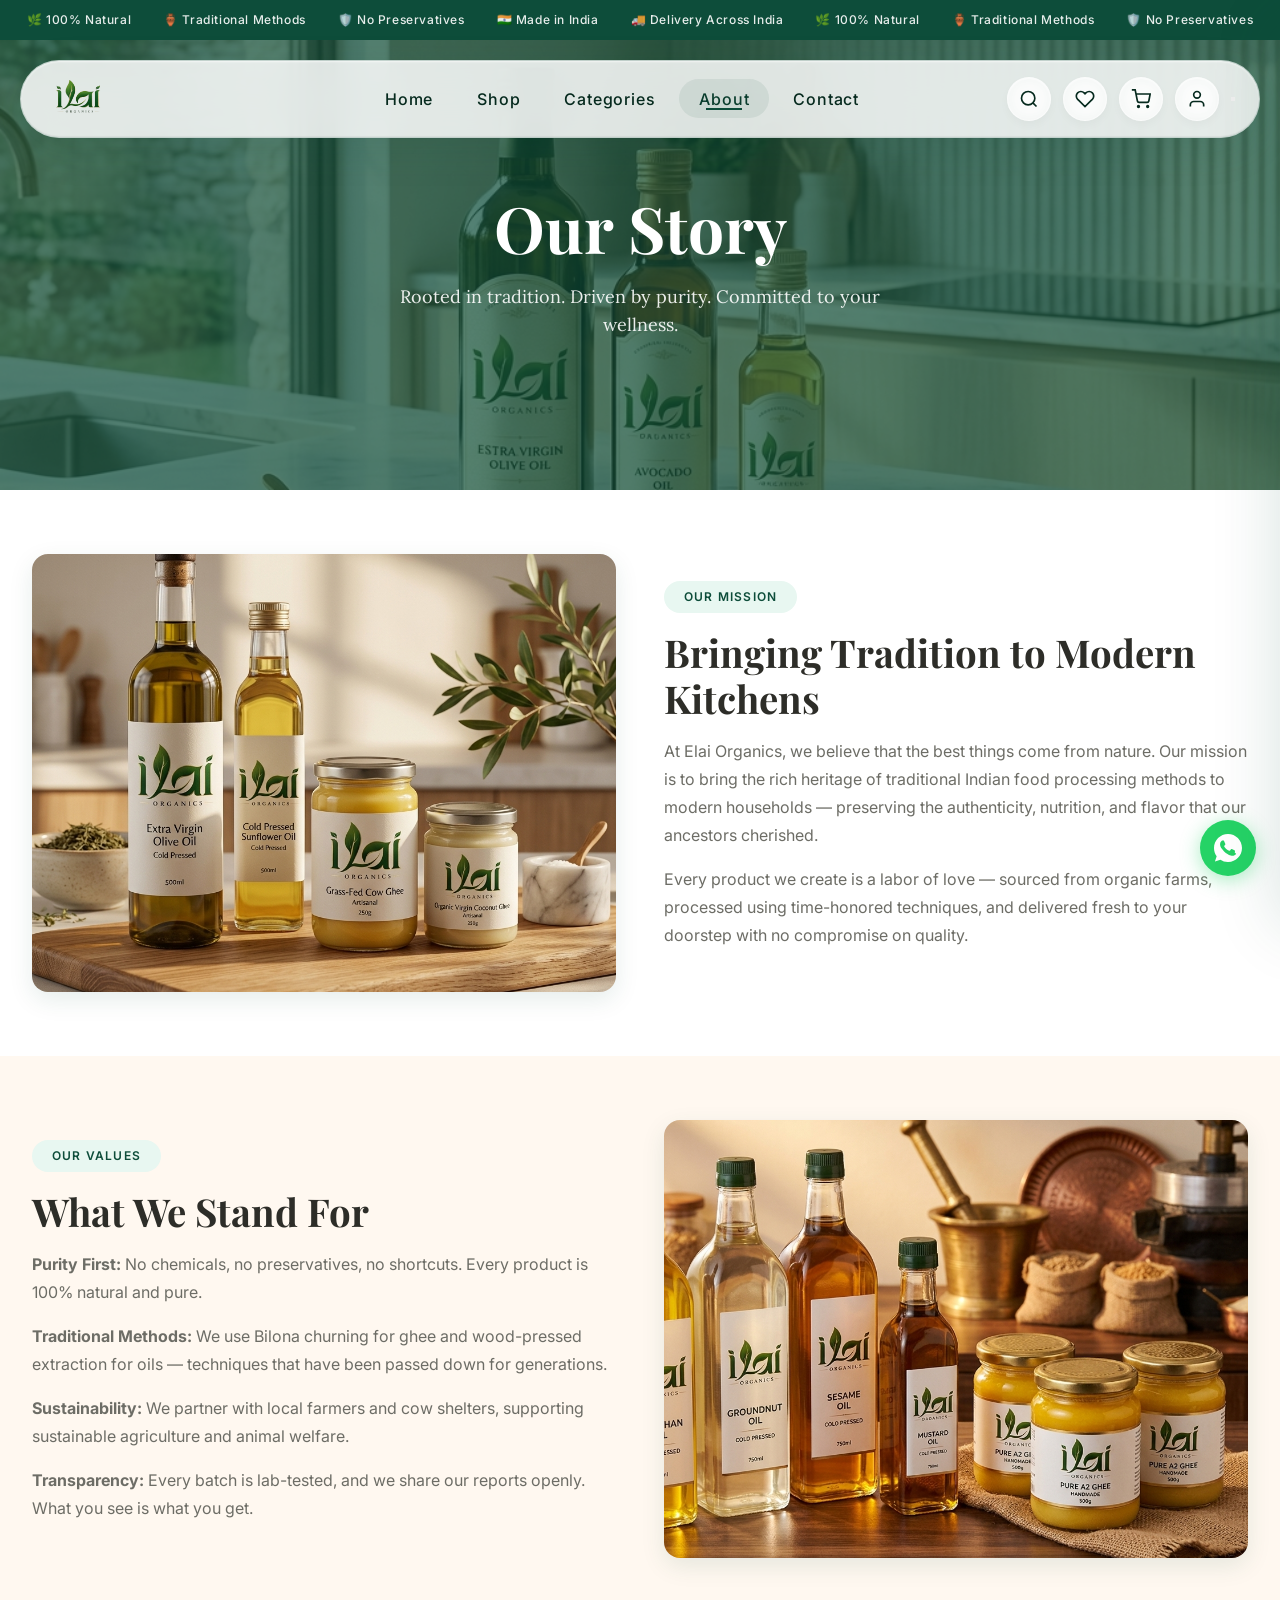
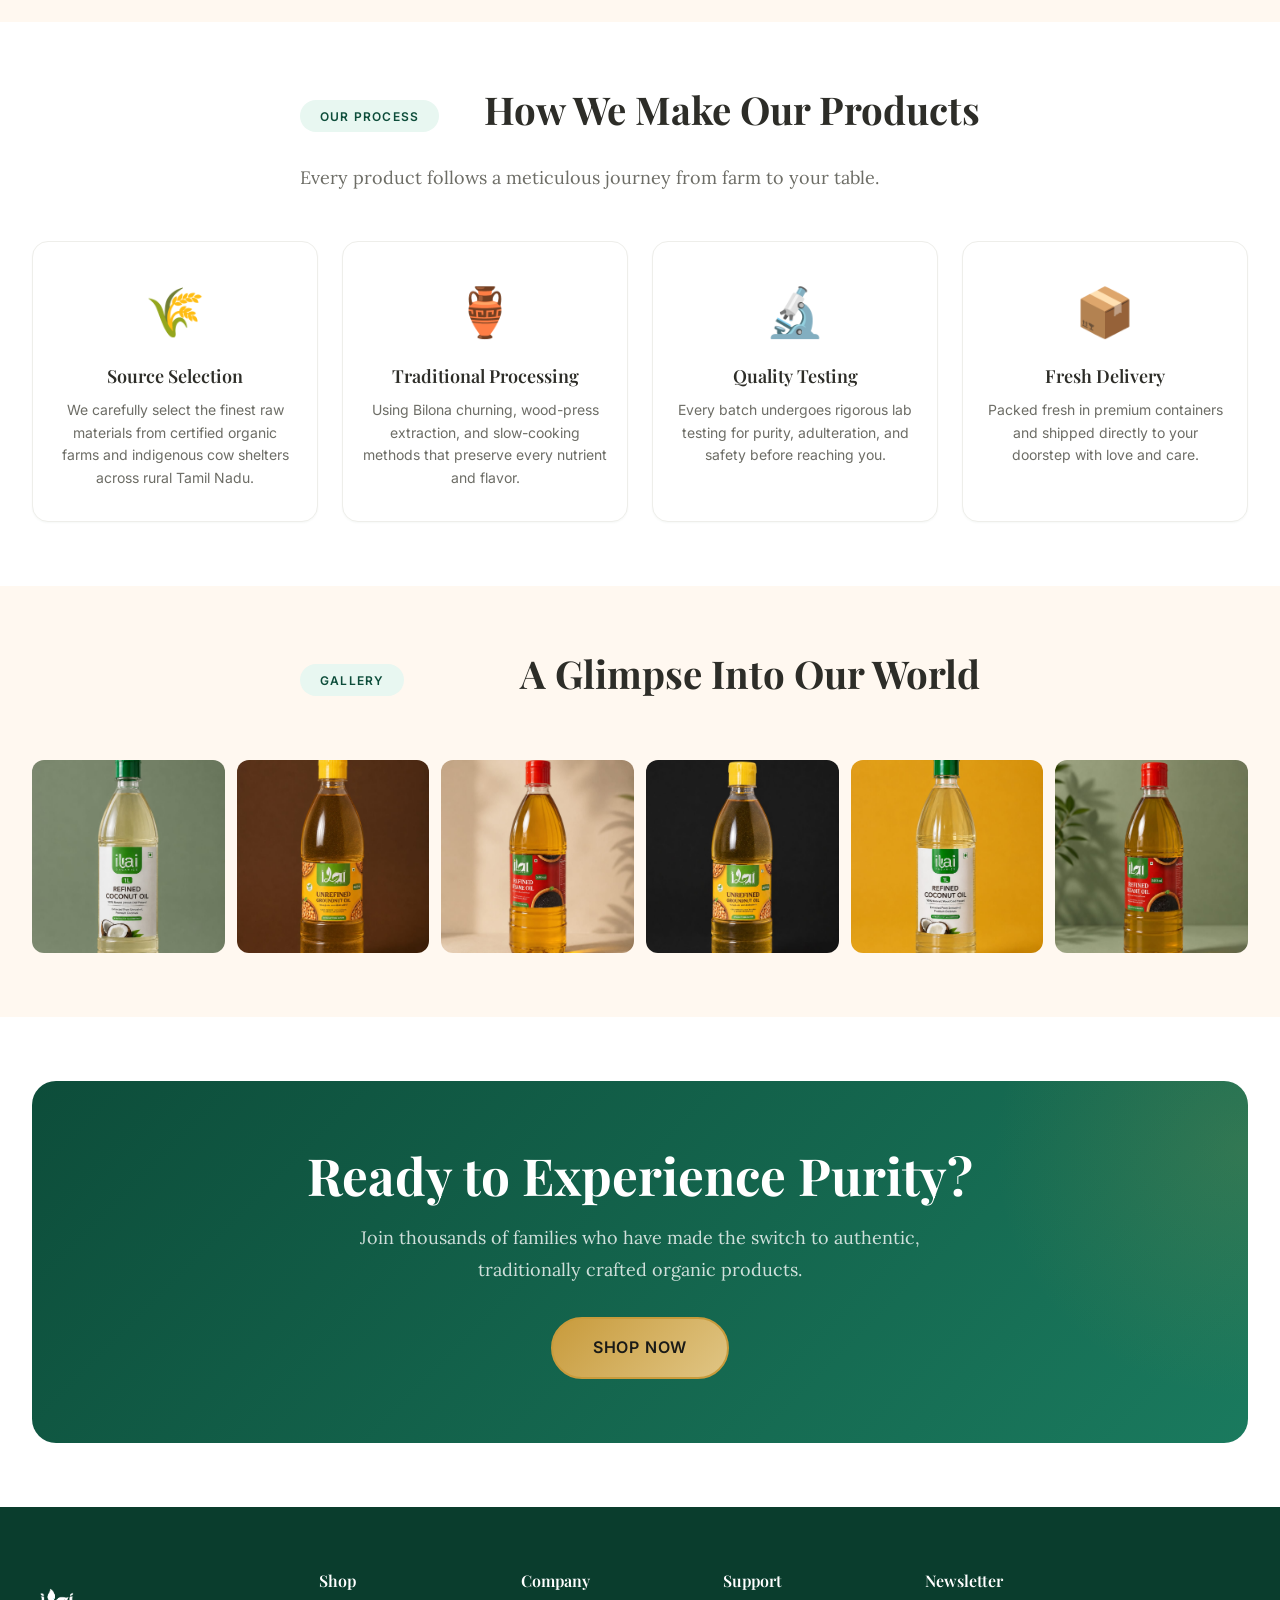
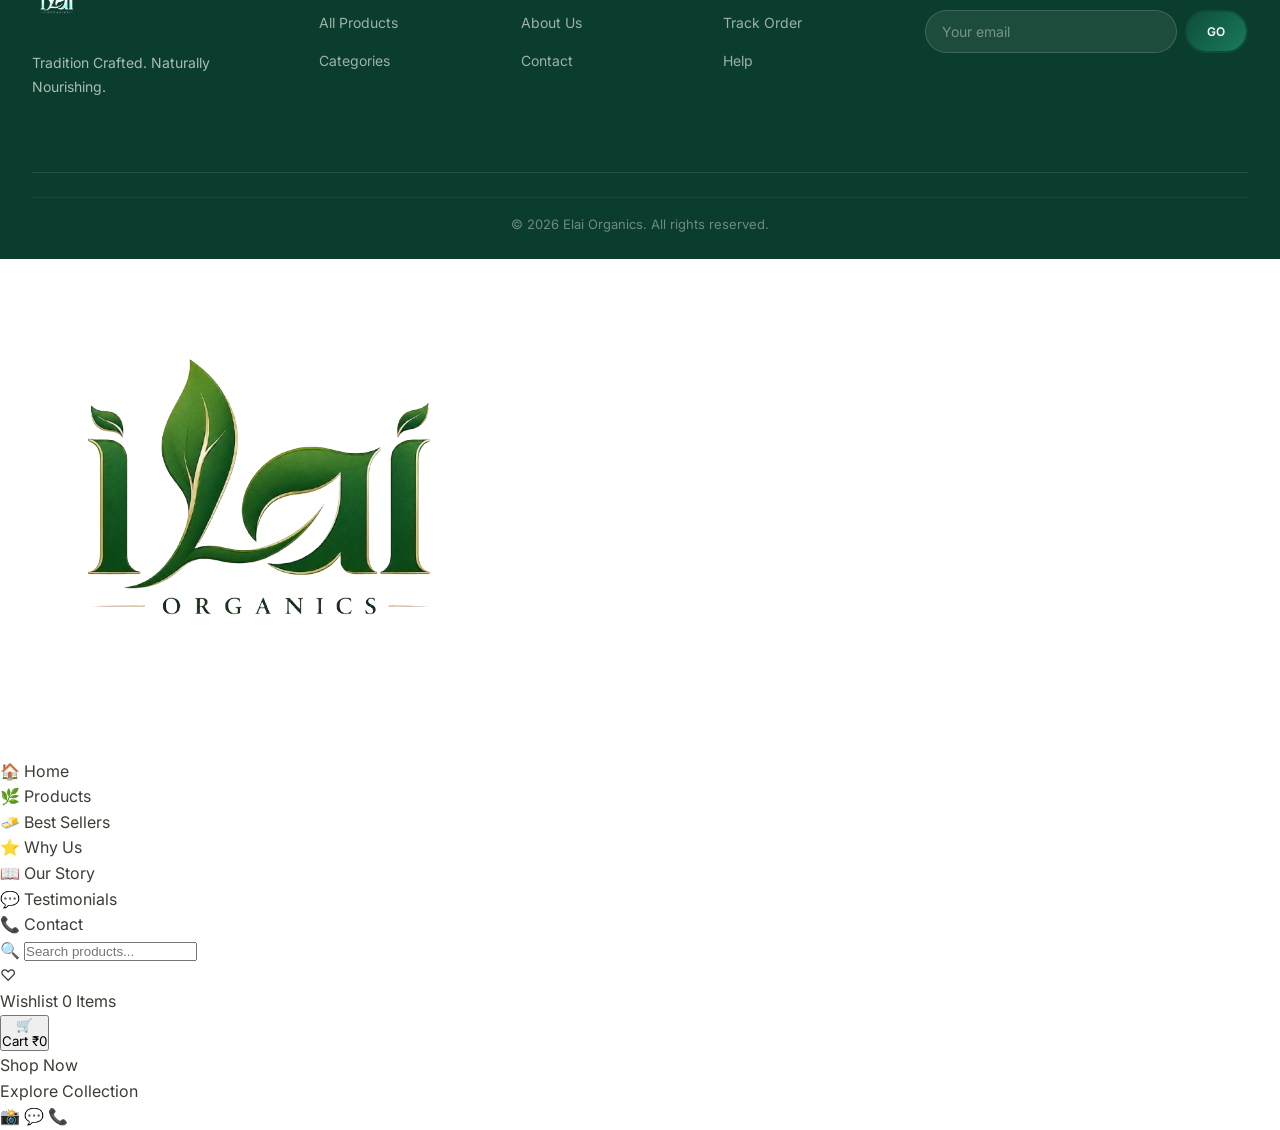
<file: about.html>
<!DOCTYPE html>
<html lang="en">
<head>
  <meta charset="UTF-8">
  <meta name="viewport" content="width=device-width, initial-scale=1.0">
  <meta name="description" content="Learn about Elai Organics — our story, mission, and commitment to delivering premium organic products crafted using traditional Indian methods.">
  <title>About Us | Elai Organics</title>
  <link rel="preconnect" href="https://fonts.googleapis.com"><link rel="preconnect" href="https://fonts.gstatic.com" crossorigin>
  <link href="https://fonts.googleapis.com/css2?family=Playfair+Display:ital,wght@0,400;0,500;0,600;0,700;0,800;1,400;1,500&family=Lora:ital,wght@0,400;0,500;0,600;0,700;1,400&family=Inter:wght@300;400;500;600;700&display=swap" rel="stylesheet">
  <link rel="stylesheet" href="css/style.css"><link rel="stylesheet" href="css/responsive.css">
  <link rel="stylesheet" href="css/mobile-nav.css">
</head>
<body>
  <div class="top-bar"><div class="top-bar__inner"><span class="top-bar__item">🌿 100% Natural</span><span class="top-bar__item">🏺 Traditional Methods</span><span class="top-bar__item">🛡️ No Preservatives</span><span class="top-bar__item">🇮🇳 Made in India</span><span class="top-bar__item">🚚 Delivery Across India</span><span class="top-bar__item">🌿 100% Natural</span><span class="top-bar__item">🏺 Traditional Methods</span><span class="top-bar__item">🛡️ No Preservatives</span></div></div>
  <header class="header" id="header"><div class="header__inner"><a href="index.html" class="logo"><img src="images/logo.png" alt="Elai Organics" class="logo__image"></a><div class="nav-overlay" id="navOverlay"></div><nav class="nav" id="mainNav"><ul class="nav__list"><li><a href="index.html" class="nav__link">Home</a></li><li><a href="shop.html" class="nav__link">Shop</a></li><li><a href="categories.html" class="nav__link">Categories</a></li><li><a href="about.html" class="nav__link nav__link--active">About</a></li><li><a href="contact.html" class="nav__link">Contact</a></li></ul></nav><div class="header__actions"><button class="action-btn" id="searchBtn" aria-label="Search"><svg viewBox="0 0 24 24" fill="none" stroke="currentColor" stroke-width="2"><circle cx="11" cy="11" r="8"/><line x1="21" y1="21" x2="16.65" y2="16.65"/></svg></button><a href="wishlist.html" class="action-btn" aria-label="Wishlist"><svg viewBox="0 0 24 24" fill="none" stroke="currentColor" stroke-width="2"><path d="M20.84 4.61a5.5 5.5 0 00-7.78 0L12 5.67l-1.06-1.06a5.5 5.5 0 00-7.78 7.78l1.06 1.06L12 21.23l7.78-7.78 1.06-1.06a5.5 5.5 0 000-7.78z"/></svg></a><button class="action-btn" id="cartBtn" aria-label="Cart"><svg viewBox="0 0 24 24" fill="none" stroke="currentColor" stroke-width="2"><circle cx="9" cy="21" r="1"/><circle cx="20" cy="21" r="1"/><path d="M1 1h4l2.68 13.39a2 2 0 002 1.61h9.72a2 2 0 002-1.61L23 6H6"/></svg><span class="cart-count" id="cartCount">0</span></button><a href="profile.html" class="action-btn" aria-label="Account"><svg viewBox="0 0 24 24" fill="none" stroke="currentColor" stroke-width="2"><path d="M20 21v-2a4 4 0 00-4-4H8a4 4 0 00-4 4v2"/><circle cx="12" cy="7" r="4"/></svg></a><button class="hamburger-apple" id="hamburger-apple" aria-label="Toggle menu">
          <span class="line line-top"></span>
          <span class="line line-middle"></span>
          <span class="line line-bottom"></span>
        </button></div></div></header>

  <div id="page-container">

  <!-- About Hero -->
  <section class="about-hero">
    <div class="about-hero__bg" style="background-image:url('images/kitchen_cream.png');"></div>
    <div class="about-hero__content">
      <h1>Our Story</h1>
      <p>Rooted in tradition. Driven by purity. Committed to your wellness.</p>
    </div>
  </section>

  <!-- Mission -->
  <section class="about-section">
    <div class="container">
      <div class="about-grid reveal">
        <div class="about-img"><img src="images/kitchen_emerald.png" alt="Elai Organics Products"></div>
        <div class="about-text">
          <span class="section-header__tag">Our Mission</span>
          <h2>Bringing Tradition to Modern Kitchens</h2>
          <p>At Elai Organics, we believe that the best things come from nature. Our mission is to bring the rich heritage of traditional Indian food processing methods to modern households — preserving the authenticity, nutrition, and flavor that our ancestors cherished.</p>
          <p>Every product we create is a labor of love — sourced from organic farms, processed using time-honored techniques, and delivered fresh to your doorstep with no compromise on quality.</p>
        </div>
      </div>
    </div>
  </section>

  <!-- Values -->
  <section class="about-section about-section--alt">
    <div class="container">
      <div class="about-grid about-grid--reverse reveal">
        <div class="about-img"><img src="images/kitchen_gold.png" alt="Traditional Methods"></div>
        <div class="about-text">
          <span class="section-header__tag">Our Values</span>
          <h2>What We Stand For</h2>
          <p><strong>Purity First:</strong> No chemicals, no preservatives, no shortcuts. Every product is 100% natural and pure.</p>
          <p><strong>Traditional Methods:</strong> We use Bilona churning for ghee and wood-pressed extraction for oils — techniques that have been passed down for generations.</p>
          <p><strong>Sustainability:</strong> We partner with local farmers and cow shelters, supporting sustainable agriculture and animal welfare.</p>
          <p><strong>Transparency:</strong> Every batch is lab-tested, and we share our reports openly. What you see is what you get.</p>
        </div>
      </div>
    </div>
  </section>

  <!-- Process -->
  <section class="about-section">
    <div class="container">
      <div class="section-header reveal">
        <span class="section-header__tag">Our Process</span>
        <h2 class="section-header__title">How We Make Our Products</h2>
        <p class="section-header__sub">Every product follows a meticulous journey from farm to your table.</p>
      </div>
      <div class="why-choose__grid reveal">
        <div class="why-card">
          <div class="why-card__icon" style="font-size:3rem;">🌾</div>
          <h3 class="why-card__title">Source Selection</h3>
          <p class="why-card__text">We carefully select the finest raw materials from certified organic farms and indigenous cow shelters across rural Tamil Nadu.</p>
        </div>
        <div class="why-card">
          <div class="why-card__icon" style="font-size:3rem;">🏺</div>
          <h3 class="why-card__title">Traditional Processing</h3>
          <p class="why-card__text">Using Bilona churning, wood-press extraction, and slow-cooking methods that preserve every nutrient and flavor.</p>
        </div>
        <div class="why-card">
          <div class="why-card__icon" style="font-size:3rem;">🔬</div>
          <h3 class="why-card__title">Quality Testing</h3>
          <p class="why-card__text">Every batch undergoes rigorous lab testing for purity, adulteration, and safety before reaching you.</p>
        </div>
        <div class="why-card">
          <div class="why-card__icon" style="font-size:3rem;">📦</div>
          <h3 class="why-card__title">Fresh Delivery</h3>
          <p class="why-card__text">Packed fresh in premium containers and shipped directly to your doorstep with love and care.</p>
        </div>
      </div>
    </div>
  </section>

  <!-- Gallery -->
  <section class="about-section about-section--alt">
    <div class="container">
      <div class="section-header reveal">
        <span class="section-header__tag">Gallery</span>
        <h2 class="section-header__title">A Glimpse Into Our World</h2>
      </div>
      <div class="instagram__grid reveal">
        <div class="instagram__item"><img src="images/WhatsApp Unknown 2026-06-15 at 7.49.19 PM/WhatsApp Image 2026-06-15 at 3.02.27 PM (2).jpeg" alt="Groundnut Oil" loading="lazy"></div>
        <div class="instagram__item"><img src="images/WhatsApp Unknown 2026-06-15 at 7.49.19 PM/WhatsApp Image 2026-06-15 at 3.02.26 PM.jpeg" alt="Coconut Oil" loading="lazy"></div>
        <div class="instagram__item"><img src="images/WhatsApp Unknown 2026-06-15 at 7.49.19 PM/WhatsApp Image 2026-06-15 at 3.02.23 PM.jpeg" alt="Sesame Oil" loading="lazy"></div>
        <div class="instagram__item"><img src="images/WhatsApp Unknown 2026-06-15 at 7.49.19 PM/WhatsApp Image 2026-06-15 at 3.02.27 PM.jpeg" alt="Groundnut Oil" loading="lazy"></div>
        <div class="instagram__item"><img src="images/WhatsApp Unknown 2026-06-15 at 7.49.19 PM/WhatsApp Image 2026-06-15 at 3.02.25 PM (1).jpeg" alt="Coconut Oil" loading="lazy"></div>
        <div class="instagram__item"><img src="images/WhatsApp Unknown 2026-06-15 at 7.49.19 PM/WhatsApp Image 2026-06-15 at 3.02.24 PM.jpeg" alt="Sesame Oil" loading="lazy"></div>
      </div>
    </div>
  </section>

  <!-- CTA -->
  <section class="cta-banner" style="padding:var(--sp-16) 0;">
    <div class="container">
      <div class="cta-banner__inner">
        <h2 class="cta-banner__title">Ready to Experience Purity?</h2>
        <p class="cta-banner__desc">Join thousands of families who have made the switch to authentic, traditionally crafted organic products.</p>
        <a href="shop.html" class="btn btn--gold btn--lg">Shop Now</a>
      </div>
    </div>
  </section>

  <footer class="footer"><div class="container"><div class="footer__grid"><div class="footer__brand"><a href="index.html" class="logo logo--footer"><img src="images/logo.png" alt="Elai Organics" class="logo__image"></a><p class="footer__about">Tradition Crafted. Naturally Nourishing.</p></div><div class="footer__col"><h4 class="footer__heading">Shop</h4><ul class="footer__links"><li><a href="shop.html">All Products</a></li><li><a href="categories.html">Categories</a></li></ul></div><div class="footer__col"><h4 class="footer__heading">Company</h4><ul class="footer__links"><li><a href="about.html">About Us</a></li><li><a href="contact.html">Contact</a></li></ul></div><div class="footer__col"><h4 class="footer__heading">Support</h4><ul class="footer__links"><li><a href="orders.html">Track Order</a></li><li><a href="contact.html">Help</a></li></ul></div><div class="footer__col footer__newsletter"><h4 class="footer__heading">Newsletter</h4><form class="newsletter-form"><input type="email" placeholder="Your email" required><button type="submit" class="btn btn--primary btn--sm">Go</button></form></div></div><div class="footer__bottom"><p class="footer__copy">&copy; 2026 Elai Organics. All rights reserved.</p></div></div></footer>
  </div> <!-- end #page-container -->
  <div class="cart-drawer-overlay" id="cartOverlay"></div><aside class="cart-drawer" id="cartDrawer"><div class="cart-drawer__header"><h3 class="cart-drawer__title">Shopping Cart</h3><button class="cart-drawer__close" id="cartClose">&times;</button></div><div class="cart-drawer__items" id="cartItems"><div class="cart-drawer__empty"><div class="cart-drawer__empty-icon">🛒</div><p>Your cart is empty</p></div></div><div class="cart-drawer__footer" id="cartFooter" style="display:none;"><div class="cart-drawer__summary"><div class="cart-drawer__summary-row"><span>Subtotal</span><span id="cartSubtotal">₹0</span></div><div class="cart-drawer__summary-row cart-drawer__summary-row--total"><span>Total</span><span id="cartTotal">₹0</span></div></div><a href="checkout.html" class="btn btn--primary btn--full btn--lg">Checkout</a></div></aside>
  <div class="search-overlay" id="searchOverlay"><div class="search-overlay__inner"><button class="search-overlay__close" id="searchClose">&times;</button><h3>Search Products</h3><input type="text" class="search-overlay__input" placeholder="Search..." id="searchInput"></div></div>
  <a href="https://wa.me/917010943545" class="whatsapp-float" target="_blank" rel="noopener"><svg viewBox="0 0 32 32" fill="#fff"><path d="M16.004 0h-.008C7.174 0 0 7.176 0 16.004c0 3.5 1.128 6.742 3.046 9.376L1.054 31.4l6.256-1.96a15.89 15.89 0 008.694 2.564C24.826 32 32 24.826 32 16.004 32 7.176 24.826 0 16.004 0zm9.31 22.606c-.39 1.1-2.292 2.106-3.162 2.2-.792.086-1.79.122-2.89-.18a26.42 26.42 0 01-2.614-1.014c-4.6-1.988-7.604-6.652-7.834-6.964-.23-.312-1.876-2.498-1.876-4.764s1.188-3.382 1.61-3.844c.422-.462.92-.578 1.226-.578.306 0 .612.002.878.016.282.014.662-.108.986.752.338.888 1.146 2.8 1.248 3.004.1.204.17.442.032.714-.136.272-.204.442-.408.68-.204.238-.428.532-.612.714-.204.204-.416.426-.178.836.238.41 1.058 1.748 2.272 2.832 1.562 1.394 2.878 1.826 3.288 2.03.41.204.65.17.888-.102.238-.272 1.02-1.19 1.292-1.598.272-.41.544-.34.918-.204.374.136 2.374 1.12 2.784 1.324.41.204.682.306.782.476.1.17.1.986-.29 2.086z"/></svg></a>

  <!-- Floating Liquid Glass Panel Overlay -->
  <div class="apple-nav-overlay">
    <!-- Brand Header Logo -->
    <div class="apple-nav__header">
      <img src="images/logo.png" alt="Elai Organics" class="apple-nav__logo">
    </div>
    
    <!-- Navigation Capsules -->
    <nav aria-label="Mobile navigation menu">
      <ul class="apple-nav__list">
        <li class="apple-nav__item">
          <a href="index.html" class="apple-nav__link">
            <span class="apple-nav__link-icon">🏠</span>
            <span class="apple-nav__link-text">Home</span>
          </a>
        </li>
        <li class="apple-nav__item">
          <a href="shop.html" class="apple-nav__link">
            <span class="apple-nav__link-icon">🌿</span>
            <span class="apple-nav__link-text">Products</span>
          </a>
        </li>
        <li class="apple-nav__item">
          <a href="shop.html" class="apple-nav__link">
            <span class="apple-nav__link-icon">🧈</span>
            <span class="apple-nav__link-text">Best Sellers</span>
          </a>
        </li>
        <li class="apple-nav__item">
          <a href="index.html#why-us" class="apple-nav__link">
            <span class="apple-nav__link-icon">⭐</span>
            <span class="apple-nav__link-text">Why Us</span>
          </a>
        </li>
        <li class="apple-nav__item">
          <a href="about.html" class="apple-nav__link apple-nav__link--active">
            <span class="apple-nav__link-icon">📖</span>
            <span class="apple-nav__link-text">Our Story</span>
          </a>
        </li>
        <li class="apple-nav__item">
          <a href="index.html#testimonials" class="apple-nav__link">
            <span class="apple-nav__link-icon">💬</span>
            <span class="apple-nav__link-text">Testimonials</span>
          </a>
        </li>
        <li class="apple-nav__item">
          <a href="contact.html" class="apple-nav__link">
            <span class="apple-nav__link-icon">📞</span>
            <span class="apple-nav__link-text">Contact</span>
          </a>
        </li>
      </ul>
    </nav>
    
    <!-- Search Capsule -->
    <div class="apple-nav__search-container apple-nav__item">
      <form class="apple-nav__search-form" action="shop.html" method="GET">
        <span class="apple-nav__search-icon">🔍</span>
        <input type="text" name="search" class="apple-nav__search-input" placeholder="Search products..." aria-label="Search products">
      </form>
    </div>
    
    <!-- Premium Wishlist & Cart Cards -->
    <div class="apple-nav__cards apple-nav__item">
      <a href="wishlist.html" class="apple-nav__card apple-nav__card--wishlist">
        <span class="apple-nav__card-icon">♡</span>
        <div class="apple-nav__card-info">
          <span class="apple-nav__card-title">Wishlist</span>
          <span class="apple-nav__card-value" id="mobileWishlistCount">0 Items</span>
        </div>
      </a>
      <button class="apple-nav__card apple-nav__card--cart" id="mobileCartBtn">
        <span class="apple-nav__card-icon">🛒</span>
        <div class="apple-nav__card-info">
          <span class="apple-nav__card-title">Cart</span>
          <span class="apple-nav__card-value" id="mobileCartTotal">₹0</span>
        </div>
      </button>
    </div>
    
    <!-- Action Buttons (Primary / Secondary) -->
    <div class="apple-nav__actions-group apple-nav__item">
      <a href="shop.html" class="apple-nav__btn apple-nav__btn--primary">
        <span class="apple-nav__btn-text">Shop Now</span>
        <div class="apple-nav__btn-shine"></div>
      </a>
      <a href="shop.html" class="apple-nav__btn apple-nav__btn--secondary">Explore Collection</a>
    </div>
    
    <!-- Social Circular Glass Icons -->
    <div class="apple-nav__footer apple-nav__item">
      <a href="#" class="apple-nav__social-btn" aria-label="Instagram">
        <span class="apple-nav__social-icon">📸</span>
      </a>
      <a href="https://wa.me/917010943545" class="apple-nav__social-btn" target="_blank" rel="noopener" aria-label="WhatsApp">
        <span class="apple-nav__social-icon">💬</span>
      </a>
      <a href="tel:+917010943545" class="apple-nav__social-btn" aria-label="Call Us">
        <span class="apple-nav__social-icon">📞</span>
      </a>
    </div>
  </div>

  <script src="script.js"></script>
  <script src="mobile-nav.js"></script>
</body>
</html>
</file>
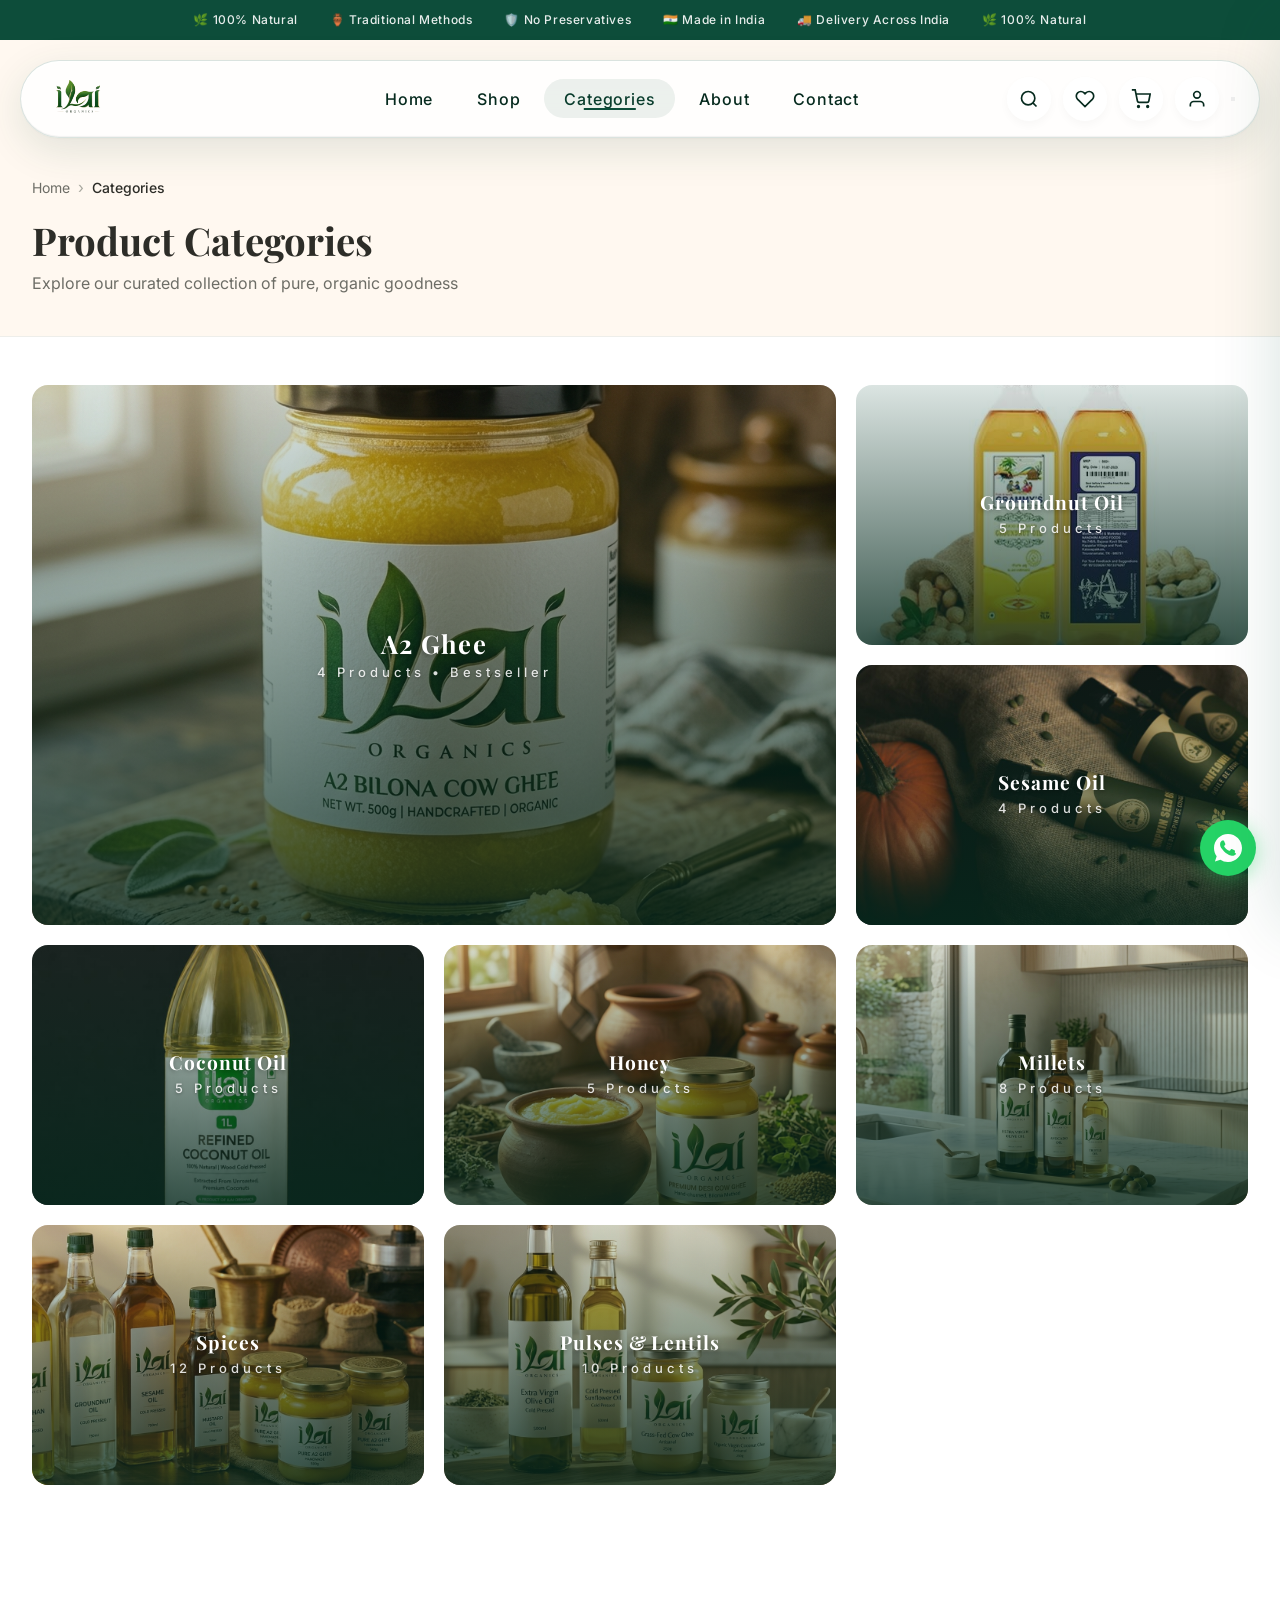
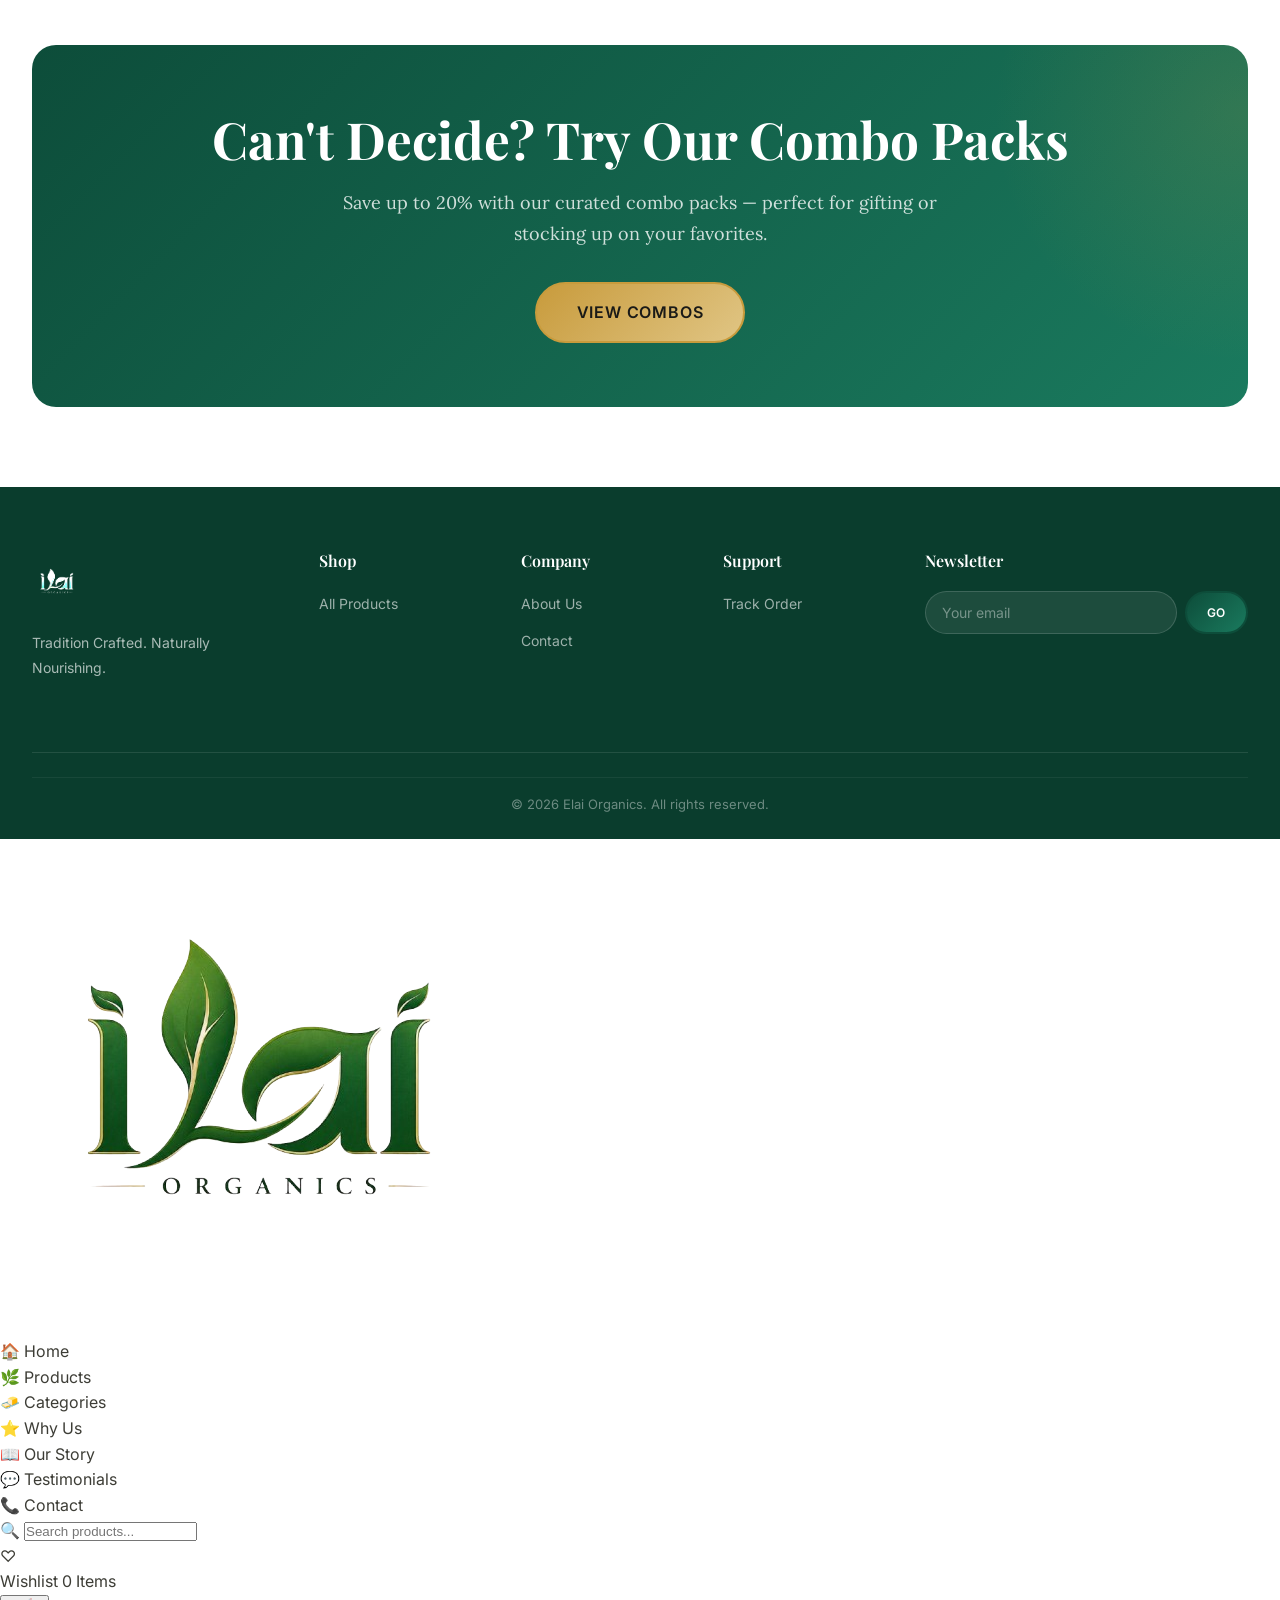
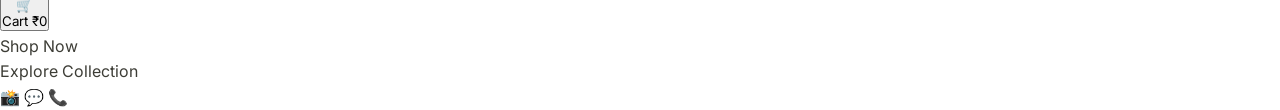
<file: categories.html>
<!DOCTYPE html>
<html lang="en">
<head>
  <meta charset="UTF-8"><meta name="viewport" content="width=device-width, initial-scale=1.0">
  <title>Categories | Elai Organics</title>
  <link rel="preconnect" href="https://fonts.googleapis.com"><link rel="preconnect" href="https://fonts.gstatic.com" crossorigin>
  <link href="https://fonts.googleapis.com/css2?family=Playfair+Display:ital,wght@0,400;0,500;0,600;0,700;0,800;1,400;1,500&family=Lora:ital,wght@0,400;0,500;0,600;0,700;1,400&family=Inter:wght@300;400;500;600;700&display=swap" rel="stylesheet">
  <link rel="stylesheet" href="css/style.css"><link rel="stylesheet" href="css/responsive.css">
  <link rel="stylesheet" href="css/mobile-nav.css">
</head>
<body>
  <div class="top-bar"><div class="top-bar__inner"><span class="top-bar__item">🌿 100% Natural</span><span class="top-bar__item">🏺 Traditional Methods</span><span class="top-bar__item">🛡️ No Preservatives</span><span class="top-bar__item">🇮🇳 Made in India</span><span class="top-bar__item">🚚 Delivery Across India</span><span class="top-bar__item">🌿 100% Natural</span></div></div>
  <header class="header" id="header"><div class="header__inner"><a href="index.html" class="logo"><img src="images/logo.png" alt="Elai Organics" class="logo__image"></a><div class="nav-overlay" id="navOverlay"></div><nav class="nav" id="mainNav"><ul class="nav__list"><li><a href="index.html" class="nav__link">Home</a></li><li><a href="shop.html" class="nav__link">Shop</a></li><li><a href="categories.html" class="nav__link nav__link--active">Categories</a></li><li><a href="about.html" class="nav__link">About</a></li><li><a href="contact.html" class="nav__link">Contact</a></li></ul></nav><div class="header__actions"><button class="action-btn" id="searchBtn"><svg viewBox="0 0 24 24" fill="none" stroke="currentColor" stroke-width="2"><circle cx="11" cy="11" r="8"/><line x1="21" y1="21" x2="16.65" y2="16.65"/></svg></button><a href="wishlist.html" class="action-btn"><svg viewBox="0 0 24 24" fill="none" stroke="currentColor" stroke-width="2"><path d="M20.84 4.61a5.5 5.5 0 00-7.78 0L12 5.67l-1.06-1.06a5.5 5.5 0 00-7.78 7.78l1.06 1.06L12 21.23l7.78-7.78 1.06-1.06a5.5 5.5 0 000-7.78z"/></svg></a><button class="action-btn" id="cartBtn"><svg viewBox="0 0 24 24" fill="none" stroke="currentColor" stroke-width="2"><circle cx="9" cy="21" r="1"/><circle cx="20" cy="21" r="1"/><path d="M1 1h4l2.68 13.39a2 2 0 002 1.61h9.72a2 2 0 002-1.61L23 6H6"/></svg><span class="cart-count" id="cartCount">0</span></button><a href="profile.html" class="action-btn"><svg viewBox="0 0 24 24" fill="none" stroke="currentColor" stroke-width="2"><path d="M20 21v-2a4 4 0 00-4-4H8a4 4 0 00-4 4v2"/><circle cx="12" cy="7" r="4"/></svg></a><button class="hamburger-apple" id="hamburger-apple" aria-label="Toggle menu">
          <span class="line line-top"></span>
          <span class="line line-middle"></span>
          <span class="line line-bottom"></span>
        </button></div></div></header>

  <div id="page-container">

  <div class="page-header"><div class="container"><ul class="breadcrumb"><li><a href="index.html">Home</a></li><li><span class="current">Categories</span></li></ul><h1 class="page-header__title">Product Categories</h1><p class="page-header__desc">Explore our curated collection of pure, organic goodness</p></div></div>

  <section style="padding: var(--sp-12) 0 var(--sp-20);">
    <div class="container">
      <div class="categories__grid">
        <a href="shop.html" class="category-card category-card--large" style="min-height:260px;">
          <div class="category-card__bg" style="background-image: url('images/ghee-jar.jpg');"></div>
          <div class="category-card__overlay"></div>
          <h3 class="category-card__name" style="font-size:var(--fs-h3);">A2 Ghee</h3>
          <span class="category-card__count">4 Products • Bestseller</span>
        </a>
        <a href="shop.html" class="category-card" style="min-height:260px;">
          <div class="category-card__bg" style="background-image: url('images/groundnut-oil.jpg');"></div>
          <div class="category-card__overlay"></div>
          <h3 class="category-card__name">Groundnut Oil</h3>
          <span class="category-card__count">5 Products</span>
        </a>
        <a href="shop.html" class="category-card" style="min-height:260px;">
          <div class="category-card__bg" style="background-image: url('images/seed-oil-bottles.jpg');"></div>
          <div class="category-card__overlay"></div>
          <h3 class="category-card__name">Sesame Oil</h3>
          <span class="category-card__count">4 Products</span>
        </a>
        <a href="shop.html" class="category-card" style="min-height:260px;">
          <div class="category-card__bg" style="background-image: url('images/coconut-oil-green.jpg');"></div>
          <div class="category-card__overlay"></div>
          <h3 class="category-card__name">Coconut Oil</h3>
          <span class="category-card__count">5 Products</span>
        </a>
        <a href="shop.html" class="category-card" style="min-height:260px;">
          <div class="category-card__bg" style="background-image: url('images/desi-ghee.jpg');"></div>
          <div class="category-card__overlay"></div>
          <h3 class="category-card__name">Honey</h3>
          <span class="category-card__count">5 Products</span>
        </a>
        <a href="shop.html" class="category-card" style="min-height:260px;">
          <div class="category-card__bg" style="background-image: url('images/kitchen_cream.png');"></div>
          <div class="category-card__overlay"></div>
          <h3 class="category-card__name">Millets</h3>
          <span class="category-card__count">8 Products</span>
        </a>
        <a href="shop.html" class="category-card" style="min-height:260px;">
          <div class="category-card__bg" style="background-image: url('images/kitchen_gold.png');"></div>
          <div class="category-card__overlay"></div>
          <h3 class="category-card__name">Spices</h3>
          <span class="category-card__count">12 Products</span>
        </a>
        <a href="shop.html" class="category-card" style="min-height:260px;">
          <div class="category-card__bg" style="background-image: url('images/kitchen_emerald.png');"></div>
          <div class="category-card__overlay"></div>
          <h3 class="category-card__name">Pulses & Lentils</h3>
          <span class="category-card__count">10 Products</span>
        </a>
      </div>
    </div>
  </section>

  <section class="cta-banner"><div class="container"><div class="cta-banner__inner"><h2 class="cta-banner__title">Can't Decide? Try Our Combo Packs</h2><p class="cta-banner__desc">Save up to 20% with our curated combo packs — perfect for gifting or stocking up on your favorites.</p><a href="shop.html" class="btn btn--gold btn--lg">View Combos</a></div></div></section>

  <footer class="footer"><div class="container"><div class="footer__grid"><div class="footer__brand"><a href="index.html" class="logo logo--footer"><img src="images/logo.png" alt="Elai Organics" class="logo__image"></a><p class="footer__about">Tradition Crafted. Naturally Nourishing.</p></div><div class="footer__col"><h4 class="footer__heading">Shop</h4><ul class="footer__links"><li><a href="shop.html">All Products</a></li></ul></div><div class="footer__col"><h4 class="footer__heading">Company</h4><ul class="footer__links"><li><a href="about.html">About Us</a></li><li><a href="contact.html">Contact</a></li></ul></div><div class="footer__col"><h4 class="footer__heading">Support</h4><ul class="footer__links"><li><a href="orders.html">Track Order</a></li></ul></div><div class="footer__col footer__newsletter"><h4 class="footer__heading">Newsletter</h4><form class="newsletter-form"><input type="email" placeholder="Your email" required><button type="submit" class="btn btn--primary btn--sm">Go</button></form></div></div><div class="footer__bottom"><p class="footer__copy">&copy; 2026 Elai Organics. All rights reserved.</p></div></div></footer>
  </div> <!-- end #page-container -->
  <div class="cart-drawer-overlay" id="cartOverlay"></div><aside class="cart-drawer" id="cartDrawer"><div class="cart-drawer__header"><h3 class="cart-drawer__title">Cart</h3><button class="cart-drawer__close" id="cartClose">&times;</button></div><div class="cart-drawer__items" id="cartItems"><div class="cart-drawer__empty"><div class="cart-drawer__empty-icon">🛒</div><p>Your cart is empty</p></div></div><div class="cart-drawer__footer" id="cartFooter" style="display:none;"><div class="cart-drawer__summary"><div class="cart-drawer__summary-row cart-drawer__summary-row--total"><span>Total</span><span id="cartTotal">₹0</span></div></div><a href="checkout.html" class="btn btn--primary btn--full">Checkout</a></div></aside>
  <div class="search-overlay" id="searchOverlay"><div class="search-overlay__inner"><button class="search-overlay__close" id="searchClose">&times;</button><h3>Search</h3><input type="text" class="search-overlay__input" placeholder="Search..." id="searchInput"></div></div>
  <a href="https://wa.me/917010943545" class="whatsapp-float" target="_blank" rel="noopener"><svg viewBox="0 0 32 32" fill="#fff"><path d="M16.004 0h-.008C7.174 0 0 7.176 0 16.004c0 3.5 1.128 6.742 3.046 9.376L1.054 31.4l6.256-1.96a15.89 15.89 0 008.694 2.564C24.826 32 32 24.826 32 16.004 32 7.176 24.826 0 16.004 0zm9.31 22.606c-.39 1.1-2.292 2.106-3.162 2.2-.792.086-1.79.122-2.89-.18a26.42 26.42 0 01-2.614-1.014c-4.6-1.988-7.604-6.652-7.834-6.964-.23-.312-1.876-2.498-1.876-4.764s1.188-3.382 1.61-3.844c.422-.462.92-.578 1.226-.578.306 0 .612.002.878.016.282.014.662-.108.986.752.338.888 1.146 2.8 1.248 3.004.1.204.17.442.032.714-.136.272-.204.442-.408.68-.204.238-.428.532-.612.714-.204.204-.416.426-.178.836.238.41 1.058 1.748 2.272 2.832 1.562 1.394 2.878 1.826 3.288 2.03.41.204.65.17.888-.102.238-.272 1.02-1.19 1.292-1.598.272-.41.544-.34.918-.204.374.136 2.374 1.12 2.784 1.324.41.204.682.306.782.476.1.17.1.986-.29 2.086z"/></svg></a>

  <!-- Floating Liquid Glass Panel Overlay -->
  <div class="apple-nav-overlay">
    <!-- Brand Header Logo -->
    <div class="apple-nav__header">
      <img src="images/logo.png" alt="Elai Organics" class="apple-nav__logo">
    </div>
    
    <!-- Navigation Capsules -->
    <nav aria-label="Mobile navigation menu">
      <ul class="apple-nav__list">
        <li class="apple-nav__item">
          <a href="index.html" class="apple-nav__link">
            <span class="apple-nav__link-icon">🏠</span>
            <span class="apple-nav__link-text">Home</span>
          </a>
        </li>
        <li class="apple-nav__item">
          <a href="shop.html" class="apple-nav__link">
            <span class="apple-nav__link-icon">🌿</span>
            <span class="apple-nav__link-text">Products</span>
          </a>
        </li>
        <li class="apple-nav__item">
          <a href="categories.html" class="apple-nav__link apple-nav__link--active">
            <span class="apple-nav__link-icon">🧈</span>
            <span class="apple-nav__link-text">Categories</span>
          </a>
        </li>
        <li class="apple-nav__item">
          <a href="index.html#why-us" class="apple-nav__link">
            <span class="apple-nav__link-icon">⭐</span>
            <span class="apple-nav__link-text">Why Us</span>
          </a>
        </li>
        <li class="apple-nav__item">
          <a href="about.html" class="apple-nav__link">
            <span class="apple-nav__link-icon">📖</span>
            <span class="apple-nav__link-text">Our Story</span>
          </a>
        </li>
        <li class="apple-nav__item">
          <a href="index.html#testimonials" class="apple-nav__link">
            <span class="apple-nav__link-icon">💬</span>
            <span class="apple-nav__link-text">Testimonials</span>
          </a>
        </li>
        <li class="apple-nav__item">
          <a href="contact.html" class="apple-nav__link">
            <span class="apple-nav__link-icon">📞</span>
            <span class="apple-nav__link-text">Contact</span>
          </a>
        </li>
      </ul>
    </nav>
    
    <!-- Search Capsule -->
    <div class="apple-nav__search-container apple-nav__item">
      <form class="apple-nav__search-form" action="shop.html" method="GET">
        <span class="apple-nav__search-icon">🔍</span>
        <input type="text" name="search" class="apple-nav__search-input" placeholder="Search products..." aria-label="Search products">
      </form>
    </div>
    
    <!-- Premium Wishlist & Cart Cards -->
    <div class="apple-nav__cards apple-nav__item">
      <a href="wishlist.html" class="apple-nav__card apple-nav__card--wishlist">
        <span class="apple-nav__card-icon">♡</span>
        <div class="apple-nav__card-info">
          <span class="apple-nav__card-title">Wishlist</span>
          <span class="apple-nav__card-value" id="mobileWishlistCount">0 Items</span>
        </div>
      </a>
      <button class="apple-nav__card apple-nav__card--cart" id="mobileCartBtn">
        <span class="apple-nav__card-icon">🛒</span>
        <div class="apple-nav__card-info">
          <span class="apple-nav__card-title">Cart</span>
          <span class="apple-nav__card-value" id="mobileCartTotal">₹0</span>
        </div>
      </button>
    </div>
    
    <!-- Action Buttons (Primary / Secondary) -->
    <div class="apple-nav__actions-group apple-nav__item">
      <a href="shop.html" class="apple-nav__btn apple-nav__btn--primary">
        <span class="apple-nav__btn-text">Shop Now</span>
        <div class="apple-nav__btn-shine"></div>
      </a>
      <a href="shop.html" class="apple-nav__btn apple-nav__btn--secondary">Explore Collection</a>
    </div>
    
    <!-- Social Circular Glass Icons -->
    <div class="apple-nav__footer apple-nav__item">
      <a href="#" class="apple-nav__social-btn" aria-label="Instagram">
        <span class="apple-nav__social-icon">📸</span>
      </a>
      <a href="https://wa.me/917010943545" class="apple-nav__social-btn" target="_blank" rel="noopener" aria-label="WhatsApp">
        <span class="apple-nav__social-icon">💬</span>
      </a>
      <a href="tel:+917010943545" class="apple-nav__social-btn" aria-label="Call Us">
        <span class="apple-nav__social-icon">📞</span>
      </a>
    </div>
  </div>

  <script src="script.js"></script>
  <script src="mobile-nav.js"></script>
</body>
</html>
</file>
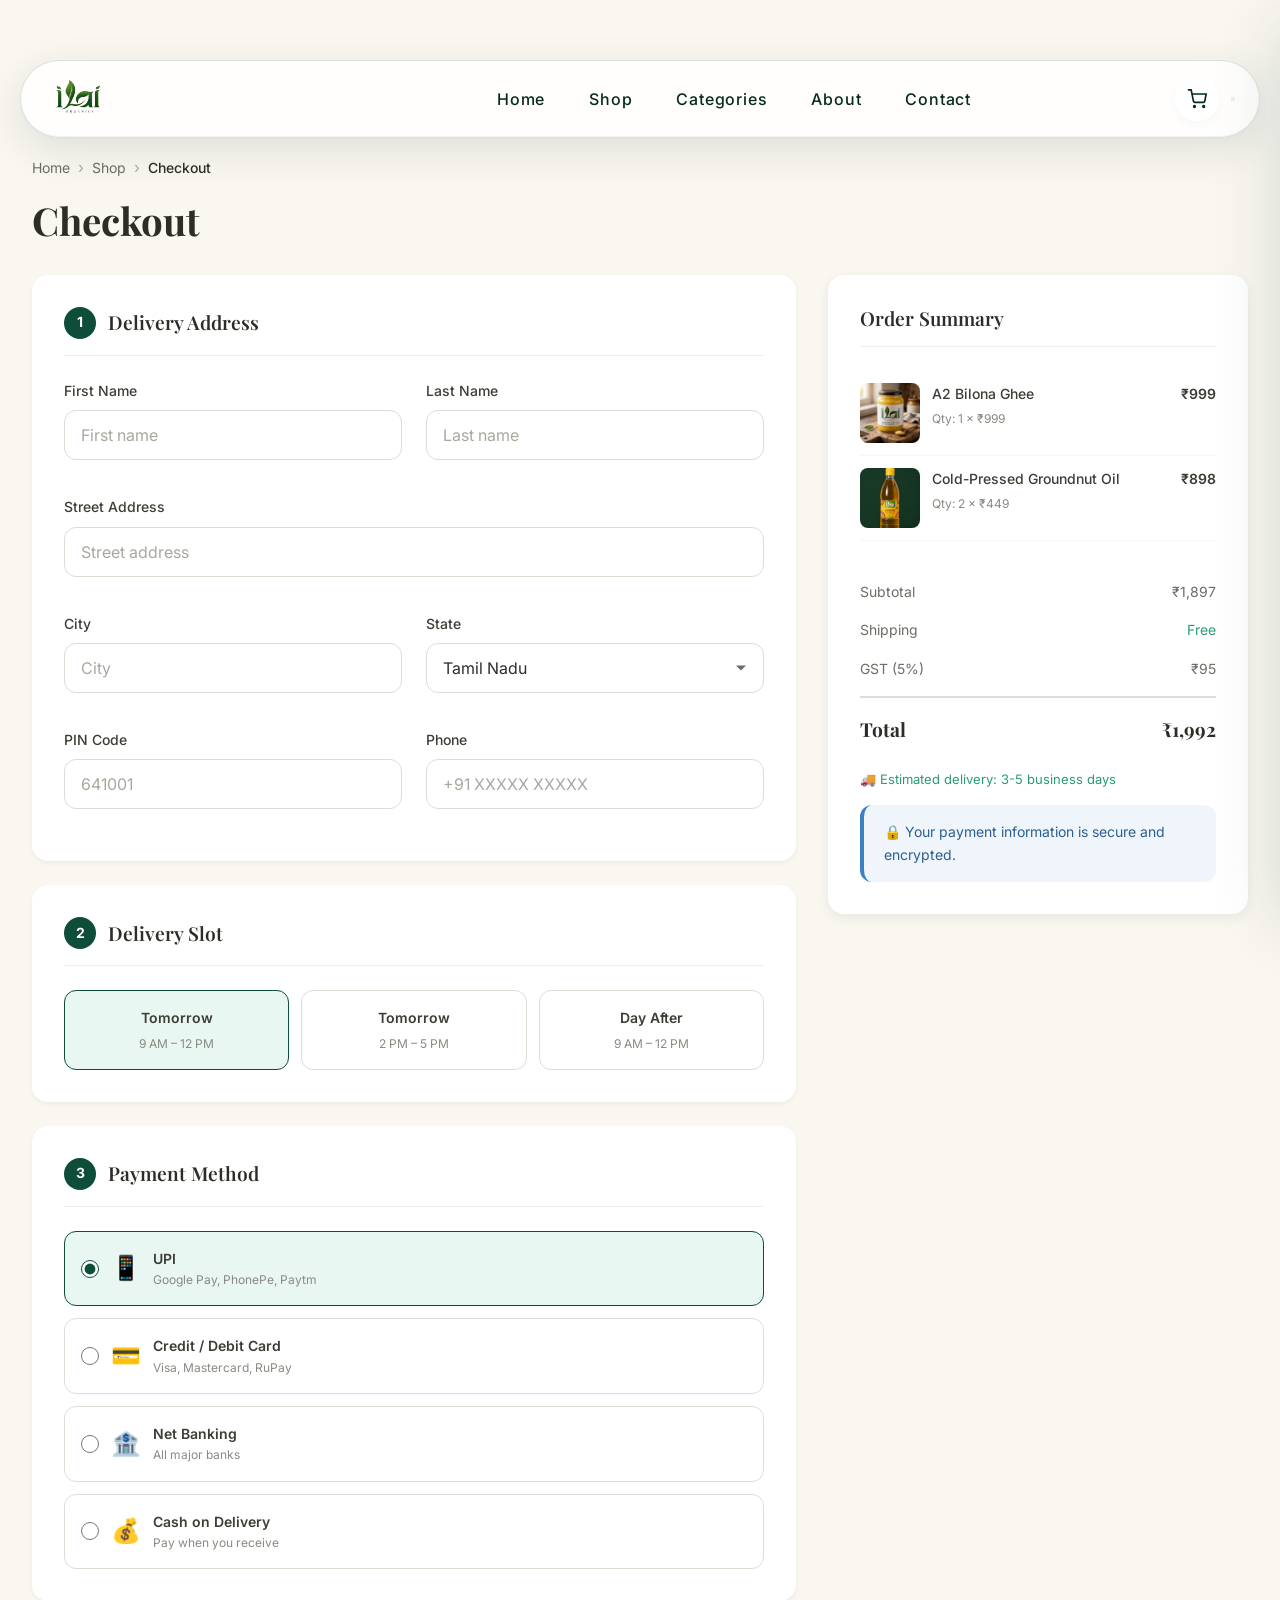
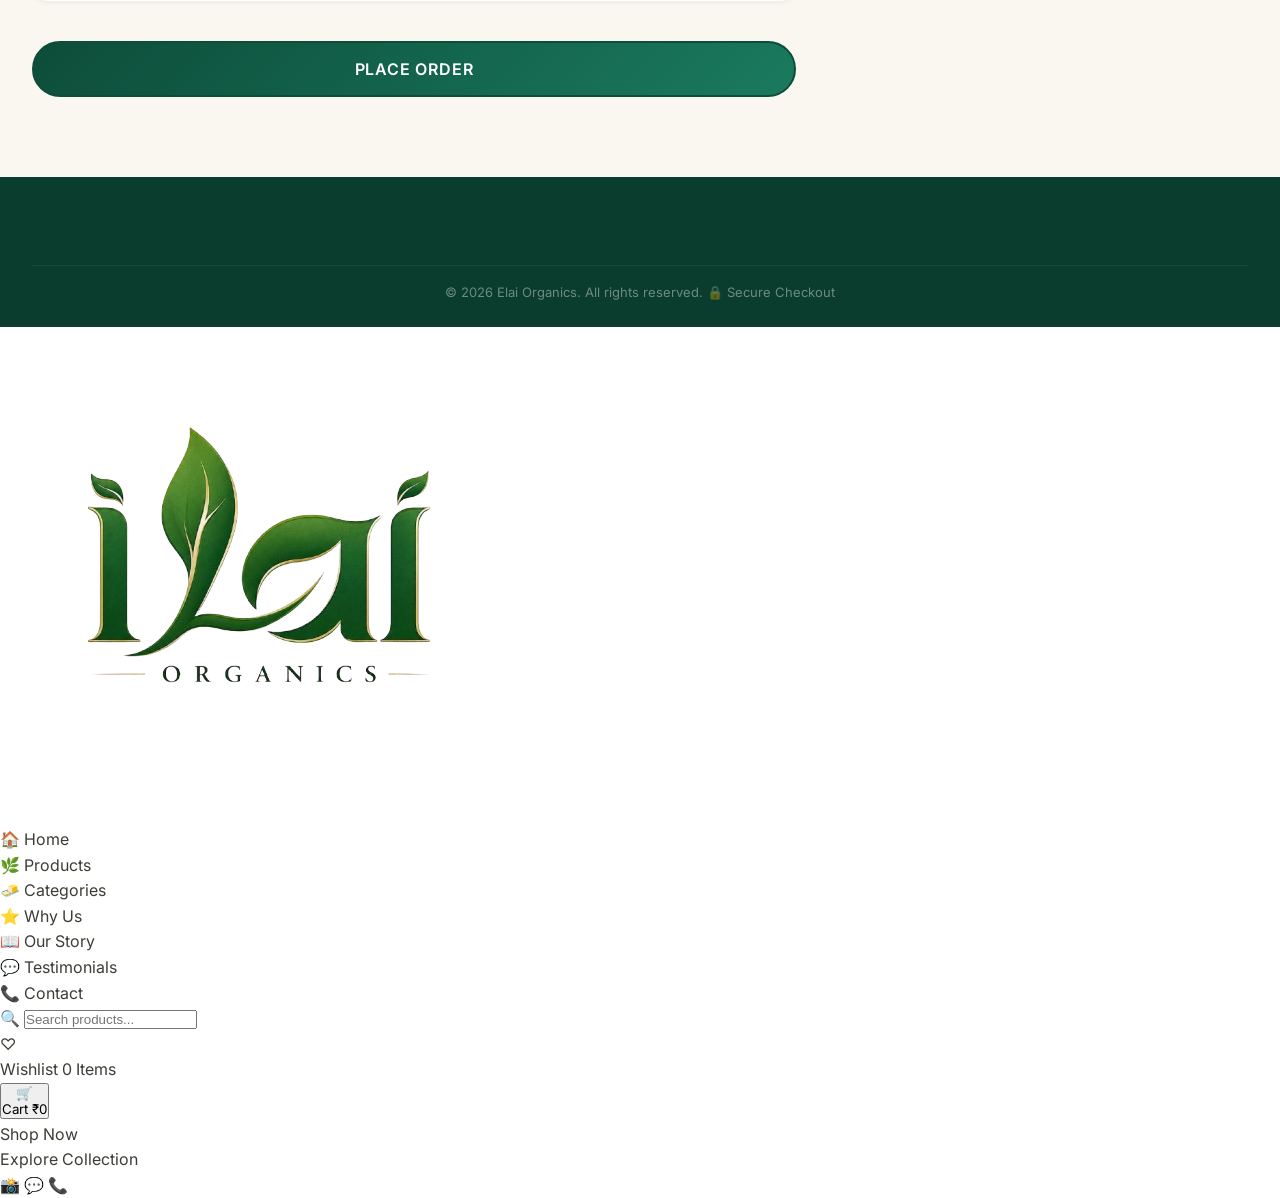
<file: checkout.html>
<!DOCTYPE html>
<html lang="en">
<head>
  <meta charset="UTF-8"><meta name="viewport" content="width=device-width, initial-scale=1.0">
  <meta name="description" content="Complete your purchase — Elai Organics checkout.">
  <title>Checkout | Elai Organics</title>
  <link rel="preconnect" href="https://fonts.googleapis.com"><link rel="preconnect" href="https://fonts.gstatic.com" crossorigin>
  <link href="https://fonts.googleapis.com/css2?family=Playfair+Display:ital,wght@0,400;0,500;0,600;0,700;0,800;1,400;1,500&family=Lora:ital,wght@0,400;0,500;0,600;0,700;1,400&family=Inter:wght@300;400;500;600;700&display=swap" rel="stylesheet">
  <link rel="stylesheet" href="css/style.css"><link rel="stylesheet" href="css/responsive.css">
  <link rel="stylesheet" href="css/mobile-nav.css">
</head>
<body>
  <header class="header" id="header"><div class="header__inner"><a href="index.html" class="logo"><img src="images/logo.png" alt="Elai Organics" class="logo__image"></a><div class="nav-overlay" id="navOverlay"></div><nav class="nav" id="mainNav"><ul class="nav__list"><li><a href="index.html" class="nav__link">Home</a></li><li><a href="shop.html" class="nav__link">Shop</a></li><li><a href="categories.html" class="nav__link">Categories</a></li><li><a href="about.html" class="nav__link">About</a></li><li><a href="contact.html" class="nav__link">Contact</a></li></ul></nav><div class="header__actions"><button class="action-btn" id="cartBtn"><svg viewBox="0 0 24 24" fill="none" stroke="currentColor" stroke-width="2"><circle cx="9" cy="21" r="1"/><circle cx="20" cy="21" r="1"/><path d="M1 1h4l2.68 13.39a2 2 0 002 1.61h9.72a2 2 0 002-1.61L23 6H6"/></svg><span class="cart-count" id="cartCount">0</span></button><button class="hamburger-apple" id="hamburger-apple" aria-label="Toggle menu">
          <span class="line line-top"></span>
          <span class="line line-middle"></span>
          <span class="line line-bottom"></span>
        </button></div></div></header>

  <div id="page-container">

  <section class="checkout-page">
    <div class="container">
      <ul class="breadcrumb"><li><a href="index.html">Home</a></li><li><a href="shop.html">Shop</a></li><li><span class="current">Checkout</span></li></ul>
      <h1 style="font-family:var(--ff-heading);font-size:var(--fs-h2);margin-bottom:var(--sp-8);">Checkout</h1>
      <div class="checkout-page__layout">
        <div>
          <!-- Delivery Address -->
          <div class="checkout-section">
            <h2 class="checkout-section__title"><span>1</span> Delivery Address</h2>
            <div class="address-grid">
              <div class="form-group"><label for="firstName">First Name</label><input type="text" id="firstName" placeholder="First name" required></div>
              <div class="form-group"><label for="lastName">Last Name</label><input type="text" id="lastName" placeholder="Last name" required></div>
              <div class="form-group form-group--full"><label for="address">Street Address</label><input type="text" id="address" placeholder="Street address" required></div>
              <div class="form-group"><label for="city">City</label><input type="text" id="city" placeholder="City" required></div>
              <div class="form-group"><label for="state">State</label><select id="state"><option>Tamil Nadu</option><option>Karnataka</option><option>Kerala</option><option>Andhra Pradesh</option><option>Maharashtra</option><option>Other</option></select></div>
              <div class="form-group"><label for="pincode">PIN Code</label><input type="text" id="pincode" placeholder="641001" required></div>
              <div class="form-group"><label for="phone">Phone</label><input type="tel" id="phone" placeholder="+91 XXXXX XXXXX" required></div>
            </div>
          </div>

          <!-- Delivery Slot -->
          <div class="checkout-section">
            <h2 class="checkout-section__title"><span>2</span> Delivery Slot</h2>
            <div class="delivery-slots">
              <div class="delivery-slot selected"><div class="delivery-slot__day">Tomorrow</div><div class="delivery-slot__time">9 AM – 12 PM</div></div>
              <div class="delivery-slot"><div class="delivery-slot__day">Tomorrow</div><div class="delivery-slot__time">2 PM – 5 PM</div></div>
              <div class="delivery-slot"><div class="delivery-slot__day">Day After</div><div class="delivery-slot__time">9 AM – 12 PM</div></div>
            </div>
          </div>

          <!-- Payment Method -->
          <div class="checkout-section">
            <h2 class="checkout-section__title"><span>3</span> Payment Method</h2>
            <div class="payment-methods">
              <label class="payment-method selected"><input type="radio" name="payment" value="upi" checked><span class="payment-method__icon">📱</span><div class="payment-method__info"><div class="payment-method__name">UPI</div><div class="payment-method__desc">Google Pay, PhonePe, Paytm</div></div></label>
              <label class="payment-method"><input type="radio" name="payment" value="card"><span class="payment-method__icon">💳</span><div class="payment-method__info"><div class="payment-method__name">Credit / Debit Card</div><div class="payment-method__desc">Visa, Mastercard, RuPay</div></div></label>
              <label class="payment-method"><input type="radio" name="payment" value="netbanking"><span class="payment-method__icon">🏦</span><div class="payment-method__info"><div class="payment-method__name">Net Banking</div><div class="payment-method__desc">All major banks</div></div></label>
              <label class="payment-method"><input type="radio" name="payment" value="cod"><span class="payment-method__icon">💰</span><div class="payment-method__info"><div class="payment-method__name">Cash on Delivery</div><div class="payment-method__desc">Pay when you receive</div></div></label>
            </div>
          </div>

          <button class="btn btn--primary btn--lg btn--full" id="placeOrderBtn" style="margin-top:var(--sp-4);">Place Order</button>
        </div>

        <!-- Order Summary Sidebar -->
        <div class="order-summary" id="checkoutSummary">
          <h3 class="order-summary__title">Order Summary</h3>
          <div id="checkoutItems">
            <div class="order-summary__item">
              <div class="order-summary__item-img"><img src="images/ghee-jar.jpg" alt="A2 Bilona Ghee"></div>
              <div><div class="order-summary__item-name">A2 Bilona Ghee</div><div class="order-summary__item-qty">Qty: 1 × ₹999</div></div>
              <span class="order-summary__item-price">₹999</span>
            </div>
            <div class="order-summary__item">
              <div class="order-summary__item-img"><img src="images/WhatsApp Unknown 2026-06-15 at 7.49.19 PM/WhatsApp Image 2026-06-15 at 3.02.28 PM (1).jpeg" alt="Groundnut Oil"></div>
              <div><div class="order-summary__item-name">Cold-Pressed Groundnut Oil</div><div class="order-summary__item-qty">Qty: 2 × ₹449</div></div>
              <span class="order-summary__item-price">₹898</span>
            </div>
          </div>
          <div class="order-summary__totals">
            <div class="order-summary__row"><span>Subtotal</span><span>₹1,897</span></div>
            <div class="order-summary__row"><span>Shipping</span><span style="color:var(--clr-success);">Free</span></div>
            <div class="order-summary__row"><span>GST (5%)</span><span>₹95</span></div>
            <div class="order-summary__row order-summary__row--total"><span>Total</span><span>₹1,992</span></div>
          </div>
          <div class="cart-drawer__delivery" style="margin-top:var(--sp-4);">🚚 Estimated delivery: 3-5 business days</div>
          <div class="alert alert--info" style="margin-top:var(--sp-4);">🔒 Your payment information is secure and encrypted.</div>
        </div>
      </div>
    </div>
  </section>

  <footer class="footer"><div class="container"><div class="footer__bottom"><p class="footer__copy">&copy; 2026 Elai Organics. All rights reserved. 🔒 Secure Checkout</p></div></div></footer>
  </div> <!-- end #page-container -->
  <div class="cart-drawer-overlay" id="cartOverlay"></div><aside class="cart-drawer" id="cartDrawer"><div class="cart-drawer__header"><h3 class="cart-drawer__title">Cart</h3><button class="cart-drawer__close" id="cartClose">&times;</button></div><div class="cart-drawer__items" id="cartItems"><div class="cart-drawer__empty"><div class="cart-drawer__empty-icon">🛒</div><p>Your cart is empty</p></div></div><div class="cart-drawer__footer" id="cartFooter" style="display:none;"><div class="cart-drawer__summary"><div class="cart-drawer__summary-row"><span>Subtotal</span><span id="cartSubtotal">₹0</span></div><div class="cart-drawer__summary-row cart-drawer__summary-row--total"><span>Total</span><span id="cartTotal">₹0</span></div></div><a href="checkout.html" class="btn btn--primary btn--full">Checkout</a></div></aside>
  <div class="search-overlay" id="searchOverlay"><div class="search-overlay__inner"><button class="search-overlay__close" id="searchClose">&times;</button><h3>Search</h3><input type="text" class="search-overlay__input" placeholder="Search..." id="searchInput"></div></div>
  <!-- Floating Liquid Glass Panel Overlay -->
  <div class="apple-nav-overlay">
    <!-- Brand Header Logo -->
    <div class="apple-nav__header">
      <img src="images/logo.png" alt="Elai Organics" class="apple-nav__logo">
    </div>
    
    <!-- Navigation Capsules -->
    <nav aria-label="Mobile navigation menu">
      <ul class="apple-nav__list">
        <li class="apple-nav__item">
          <a href="index.html" class="apple-nav__link">
            <span class="apple-nav__link-icon">🏠</span>
            <span class="apple-nav__link-text">Home</span>
          </a>
        </li>
        <li class="apple-nav__item">
          <a href="shop.html" class="apple-nav__link">
            <span class="apple-nav__link-icon">🌿</span>
            <span class="apple-nav__link-text">Products</span>
          </a>
        </li>
        <li class="apple-nav__item">
          <a href="categories.html" class="apple-nav__link">
            <span class="apple-nav__link-icon">🧈</span>
            <span class="apple-nav__link-text">Categories</span>
          </a>
        </li>
        <li class="apple-nav__item">
          <a href="index.html#why-us" class="apple-nav__link">
            <span class="apple-nav__link-icon">⭐</span>
            <span class="apple-nav__link-text">Why Us</span>
          </a>
        </li>
        <li class="apple-nav__item">
          <a href="about.html" class="apple-nav__link">
            <span class="apple-nav__link-icon">📖</span>
            <span class="apple-nav__link-text">Our Story</span>
          </a>
        </li>
        <li class="apple-nav__item">
          <a href="index.html#testimonials" class="apple-nav__link">
            <span class="apple-nav__link-icon">💬</span>
            <span class="apple-nav__link-text">Testimonials</span>
          </a>
        </li>
        <li class="apple-nav__item">
          <a href="contact.html" class="apple-nav__link">
            <span class="apple-nav__link-icon">📞</span>
            <span class="apple-nav__link-text">Contact</span>
          </a>
        </li>
      </ul>
    </nav>
    
    <!-- Search Capsule -->
    <div class="apple-nav__search-container apple-nav__item">
      <form class="apple-nav__search-form" action="shop.html" method="GET">
        <span class="apple-nav__search-icon">🔍</span>
        <input type="text" name="search" class="apple-nav__search-input" placeholder="Search products..." aria-label="Search products">
      </form>
    </div>
    
    <!-- Premium Wishlist & Cart Cards -->
    <div class="apple-nav__cards apple-nav__item">
      <a href="wishlist.html" class="apple-nav__card apple-nav__card--wishlist">
        <span class="apple-nav__card-icon">♡</span>
        <div class="apple-nav__card-info">
          <span class="apple-nav__card-title">Wishlist</span>
          <span class="apple-nav__card-value" id="mobileWishlistCount">0 Items</span>
        </div>
      </a>
      <button class="apple-nav__card apple-nav__card--cart" id="mobileCartBtn">
        <span class="apple-nav__card-icon">🛒</span>
        <div class="apple-nav__card-info">
          <span class="apple-nav__card-title">Cart</span>
          <span class="apple-nav__card-value" id="mobileCartTotal">₹0</span>
        </div>
      </button>
    </div>
    
    <!-- Action Buttons (Primary / Secondary) -->
    <div class="apple-nav__actions-group apple-nav__item">
      <a href="shop.html" class="apple-nav__btn apple-nav__btn--primary">
        <span class="apple-nav__btn-text">Shop Now</span>
        <div class="apple-nav__btn-shine"></div>
      </a>
      <a href="shop.html" class="apple-nav__btn apple-nav__btn--secondary">Explore Collection</a>
    </div>
    
    <!-- Social Circular Glass Icons -->
    <div class="apple-nav__footer apple-nav__item">
      <a href="#" class="apple-nav__social-btn" aria-label="Instagram">
        <span class="apple-nav__social-icon">📸</span>
      </a>
      <a href="https://wa.me/917010943545" class="apple-nav__social-btn" target="_blank" rel="noopener" aria-label="WhatsApp">
        <span class="apple-nav__social-icon">💬</span>
      </a>
      <a href="tel:+917010943545" class="apple-nav__social-btn" aria-label="Call Us">
        <span class="apple-nav__social-icon">📞</span>
      </a>
    </div>
  </div>

  <script src="script.js"></script>
  <script src="mobile-nav.js"></script>
</body>
</html>
</file>
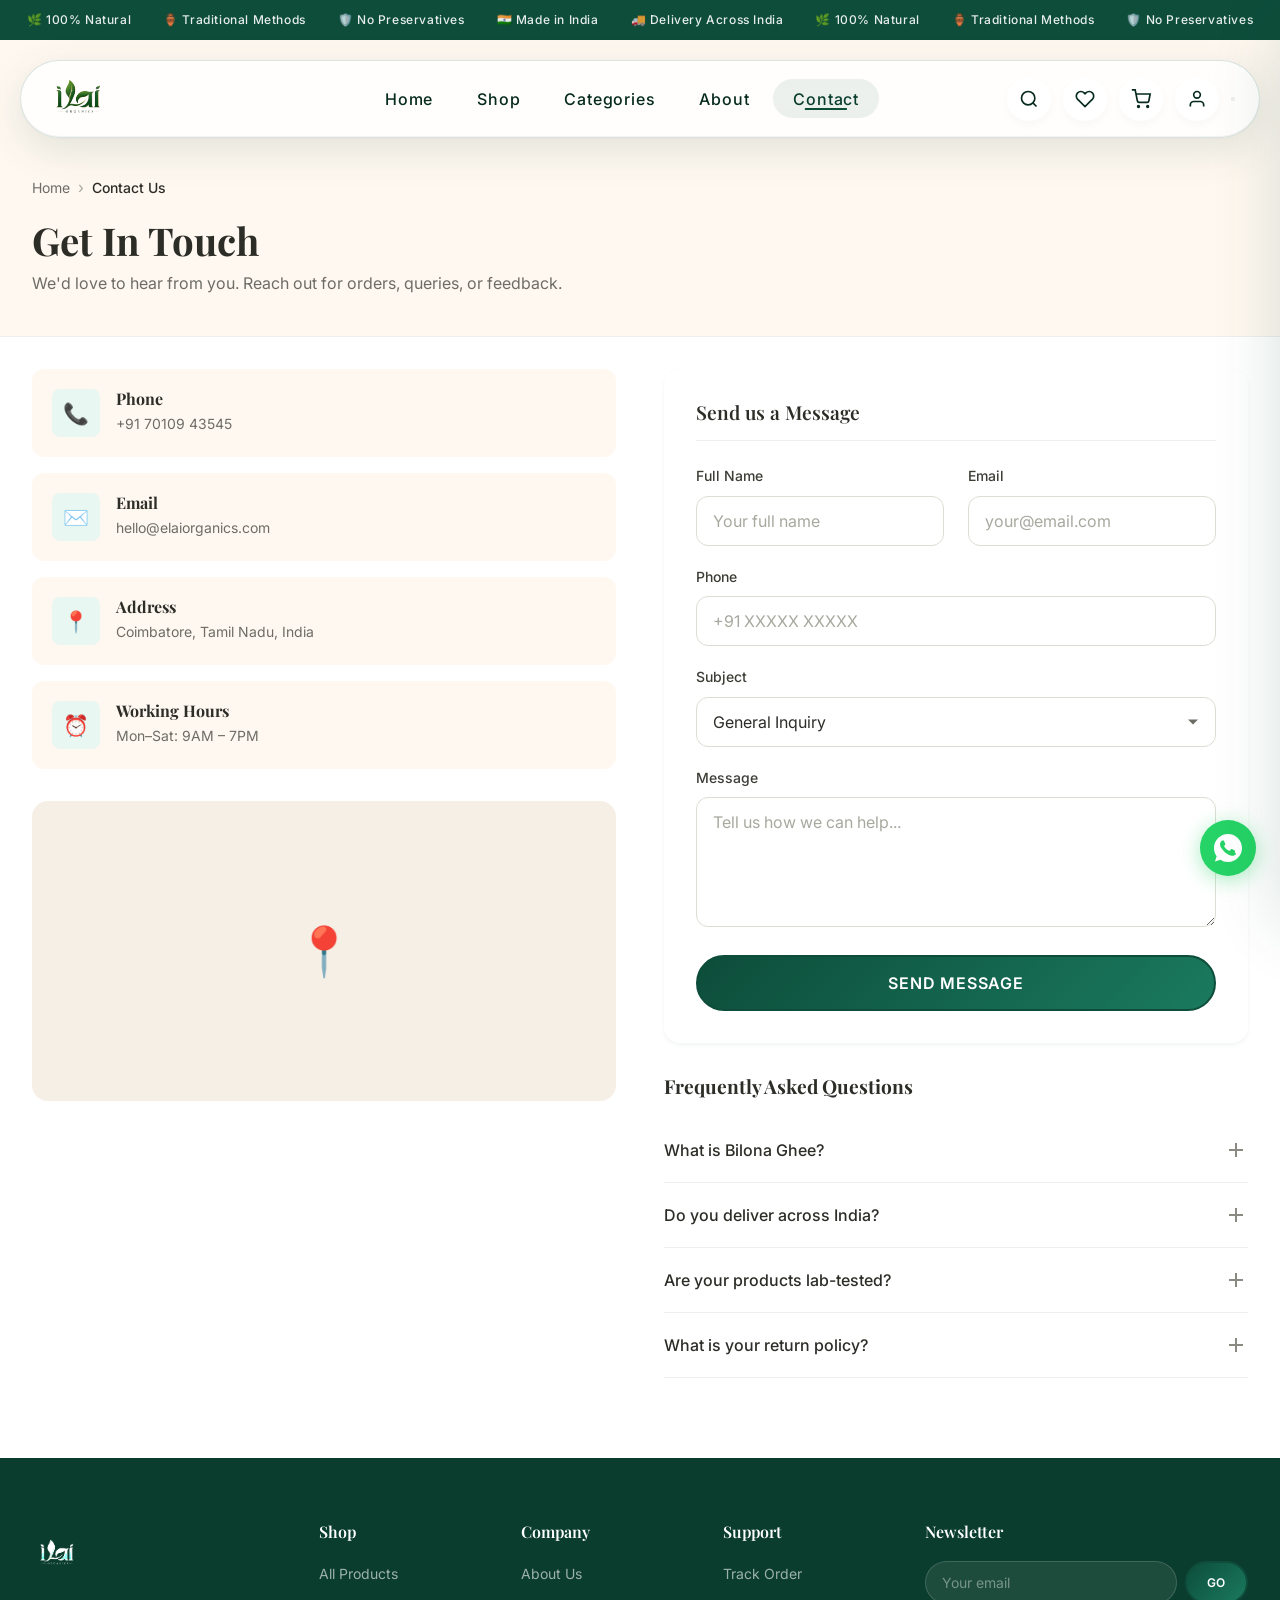
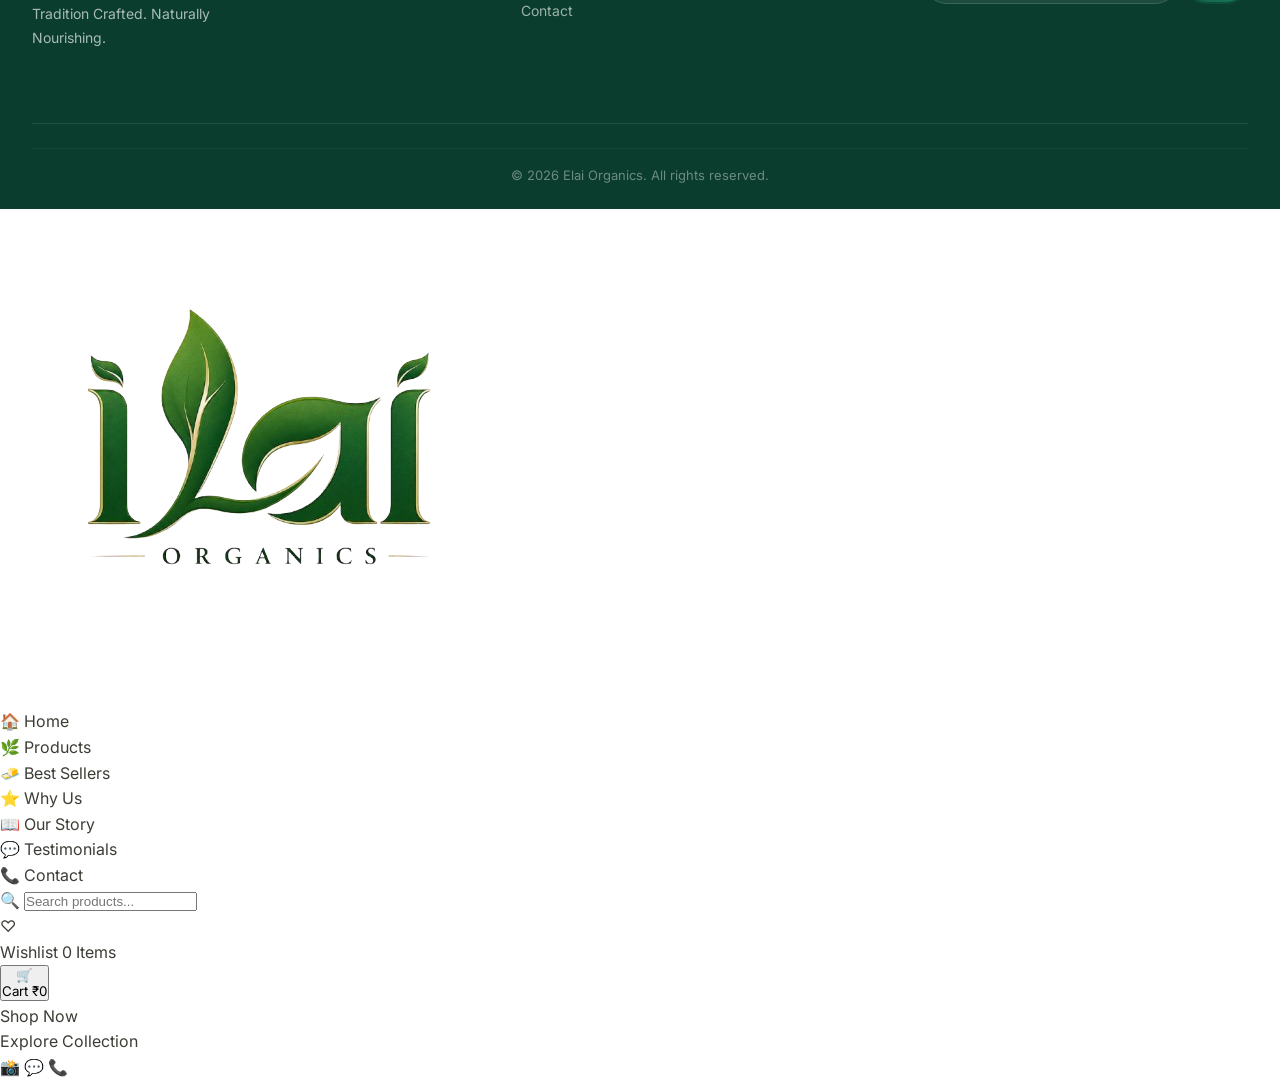
<file: contact.html>
<!DOCTYPE html>
<html lang="en">
<head>
  <meta charset="UTF-8"><meta name="viewport" content="width=device-width, initial-scale=1.0">
  <meta name="description" content="Get in touch with Elai Organics. We'd love to hear from you.">
  <title>Contact Us | Elai Organics</title>
  <link rel="preconnect" href="https://fonts.googleapis.com"><link rel="preconnect" href="https://fonts.gstatic.com" crossorigin>
  <link href="https://fonts.googleapis.com/css2?family=Playfair+Display:ital,wght@0,400;0,500;0,600;0,700;0,800;1,400;1,500&family=Lora:ital,wght@0,400;0,500;0,600;0,700;1,400&family=Inter:wght@300;400;500;600;700&display=swap" rel="stylesheet">
  <link rel="stylesheet" href="css/style.css"><link rel="stylesheet" href="css/responsive.css">
  <link rel="stylesheet" href="css/mobile-nav.css">
</head>
<body>
  <div class="top-bar"><div class="top-bar__inner"><span class="top-bar__item">🌿 100% Natural</span><span class="top-bar__item">🏺 Traditional Methods</span><span class="top-bar__item">🛡️ No Preservatives</span><span class="top-bar__item">🇮🇳 Made in India</span><span class="top-bar__item">🚚 Delivery Across India</span><span class="top-bar__item">🌿 100% Natural</span><span class="top-bar__item">🏺 Traditional Methods</span><span class="top-bar__item">🛡️ No Preservatives</span></div></div>
  <header class="header" id="header"><div class="header__inner"><a href="index.html" class="logo"><img src="images/logo.png" alt="Elai Organics" class="logo__image"></a><div class="nav-overlay" id="navOverlay"></div><nav class="nav" id="mainNav"><ul class="nav__list"><li><a href="index.html" class="nav__link">Home</a></li><li><a href="shop.html" class="nav__link">Shop</a></li><li><a href="categories.html" class="nav__link">Categories</a></li><li><a href="about.html" class="nav__link">About</a></li><li><a href="contact.html" class="nav__link nav__link--active">Contact</a></li></ul></nav><div class="header__actions"><button class="action-btn" id="searchBtn"><svg viewBox="0 0 24 24" fill="none" stroke="currentColor" stroke-width="2"><circle cx="11" cy="11" r="8"/><line x1="21" y1="21" x2="16.65" y2="16.65"/></svg></button><a href="wishlist.html" class="action-btn"><svg viewBox="0 0 24 24" fill="none" stroke="currentColor" stroke-width="2"><path d="M20.84 4.61a5.5 5.5 0 00-7.78 0L12 5.67l-1.06-1.06a5.5 5.5 0 00-7.78 7.78l1.06 1.06L12 21.23l7.78-7.78 1.06-1.06a5.5 5.5 0 000-7.78z"/></svg></a><button class="action-btn" id="cartBtn"><svg viewBox="0 0 24 24" fill="none" stroke="currentColor" stroke-width="2"><circle cx="9" cy="21" r="1"/><circle cx="20" cy="21" r="1"/><path d="M1 1h4l2.68 13.39a2 2 0 002 1.61h9.72a2 2 0 002-1.61L23 6H6"/></svg><span class="cart-count" id="cartCount">0</span></button><a href="profile.html" class="action-btn"><svg viewBox="0 0 24 24" fill="none" stroke="currentColor" stroke-width="2"><path d="M20 21v-2a4 4 0 00-4-4H8a4 4 0 00-4 4v2"/><circle cx="12" cy="7" r="4"/></svg></a><button class="hamburger-apple" id="hamburger-apple" aria-label="Toggle menu">
          <span class="line line-top"></span>
          <span class="line line-middle"></span>
          <span class="line line-bottom"></span>
        </button></div></div></header>

  <div id="page-container">

  <div class="page-header"><div class="container"><ul class="breadcrumb"><li><a href="index.html">Home</a></li><li><span class="current">Contact Us</span></li></ul><h1 class="page-header__title">Get In Touch</h1><p class="page-header__desc">We'd love to hear from you. Reach out for orders, queries, or feedback.</p></div></div>

  <section class="contact-page">
    <div class="container">
      <div class="contact-grid">
        <div>
          <div class="contact-info-cards">
            <div class="contact-info-card"><div class="contact-info-card__icon">📞</div><div><h4>Phone</h4><p>+91 70109 43545</p></div></div>
            <div class="contact-info-card"><div class="contact-info-card__icon">✉️</div><div><h4>Email</h4><p>hello@elaiorganics.com</p></div></div>
            <div class="contact-info-card"><div class="contact-info-card__icon">📍</div><div><h4>Address</h4><p>Coimbatore, Tamil Nadu, India</p></div></div>
            <div class="contact-info-card"><div class="contact-info-card__icon">⏰</div><div><h4>Working Hours</h4><p>Mon–Sat: 9AM – 7PM</p></div></div>
          </div>
          <div class="contact-map">📍</div>
        </div>
        <div>
          <div class="checkout-section">
            <h2 class="checkout-section__title">Send us a Message</h2>
            <form id="contactForm">
              <div class="address-grid">
                <div class="form-group"><label for="contactName">Full Name</label><input type="text" id="contactName" placeholder="Your full name" required></div>
                <div class="form-group"><label for="contactEmail">Email</label><input type="email" id="contactEmail" placeholder="your@email.com" required></div>
              </div>
              <div class="form-group"><label for="contactPhone">Phone</label><input type="tel" id="contactPhone" placeholder="+91 XXXXX XXXXX"></div>
              <div class="form-group"><label for="contactSubject">Subject</label><select id="contactSubject"><option>General Inquiry</option><option>Order Related</option><option>Product Query</option><option>Bulk Order</option><option>Feedback</option><option>Other</option></select></div>
              <div class="form-group"><label for="contactMsg">Message</label><textarea id="contactMsg" placeholder="Tell us how we can help..." rows="5" required></textarea></div>
              <button type="submit" class="btn btn--primary btn--lg btn--full">Send Message</button>
            </form>
          </div>

          <div style="margin-top:var(--sp-8);">
            <h3 style="font-family:var(--ff-heading);font-size:var(--fs-h4);margin-bottom:var(--sp-5);">Frequently Asked Questions</h3>
            <div class="faq-item"><button class="faq-item__question">What is Bilona Ghee?<svg class="faq-item__icon" viewBox="0 0 24 24" fill="none" stroke="currentColor" stroke-width="2"><line x1="12" y1="5" x2="12" y2="19"/><line x1="5" y1="12" x2="19" y2="12"/></svg></button><div class="faq-item__answer"><p>Bilona Ghee is made using the traditional Vedic method where curd is hand-churned to extract butter, which is then slow-cooked to produce the purest, most aromatic ghee.</p></div></div>
            <div class="faq-item"><button class="faq-item__question">Do you deliver across India?<svg class="faq-item__icon" viewBox="0 0 24 24" fill="none" stroke="currentColor" stroke-width="2"><line x1="12" y1="5" x2="12" y2="19"/><line x1="5" y1="12" x2="19" y2="12"/></svg></button><div class="faq-item__answer"><p>Yes! We deliver to all major cities and towns across India. Standard delivery takes 3-5 business days.</p></div></div>
            <div class="faq-item"><button class="faq-item__question">Are your products lab-tested?<svg class="faq-item__icon" viewBox="0 0 24 24" fill="none" stroke="currentColor" stroke-width="2"><line x1="12" y1="5" x2="12" y2="19"/><line x1="5" y1="12" x2="19" y2="12"/></svg></button><div class="faq-item__answer"><p>Absolutely! Every batch is tested in NABL-accredited labs for purity, adulteration, and safety. We share lab reports on request.</p></div></div>
            <div class="faq-item"><button class="faq-item__question">What is your return policy?<svg class="faq-item__icon" viewBox="0 0 24 24" fill="none" stroke="currentColor" stroke-width="2"><line x1="12" y1="5" x2="12" y2="19"/><line x1="5" y1="12" x2="19" y2="12"/></svg></button><div class="faq-item__answer"><p>We offer a 7-day return policy on unopened products. If you receive a damaged product, contact us within 48 hours for a full refund or replacement.</p></div></div>
          </div>
        </div>
      </div>
    </div>
  </section>

  <footer class="footer"><div class="container"><div class="footer__grid"><div class="footer__brand"><a href="index.html" class="logo logo--footer"><img src="images/logo.png" alt="Elai Organics" class="logo__image"></a><p class="footer__about">Tradition Crafted. Naturally Nourishing.</p></div><div class="footer__col"><h4 class="footer__heading">Shop</h4><ul class="footer__links"><li><a href="shop.html">All Products</a></li></ul></div><div class="footer__col"><h4 class="footer__heading">Company</h4><ul class="footer__links"><li><a href="about.html">About Us</a></li><li><a href="contact.html">Contact</a></li></ul></div><div class="footer__col"><h4 class="footer__heading">Support</h4><ul class="footer__links"><li><a href="orders.html">Track Order</a></li></ul></div><div class="footer__col footer__newsletter"><h4 class="footer__heading">Newsletter</h4><form class="newsletter-form"><input type="email" placeholder="Your email" required><button type="submit" class="btn btn--primary btn--sm">Go</button></form></div></div><div class="footer__bottom"><p class="footer__copy">&copy; 2026 Elai Organics. All rights reserved.</p></div></div></footer>
  </div> <!-- end #page-container -->
  <div class="cart-drawer-overlay" id="cartOverlay"></div><aside class="cart-drawer" id="cartDrawer"><div class="cart-drawer__header"><h3 class="cart-drawer__title">Shopping Cart</h3><button class="cart-drawer__close" id="cartClose">&times;</button></div><div class="cart-drawer__items" id="cartItems"><div class="cart-drawer__empty"><div class="cart-drawer__empty-icon">🛒</div><p>Your cart is empty</p></div></div><div class="cart-drawer__footer" id="cartFooter" style="display:none;"><div class="cart-drawer__summary"><div class="cart-drawer__summary-row"><span>Subtotal</span><span id="cartSubtotal">₹0</span></div><div class="cart-drawer__summary-row cart-drawer__summary-row--total"><span>Total</span><span id="cartTotal">₹0</span></div></div><a href="checkout.html" class="btn btn--primary btn--full btn--lg">Checkout</a></div></aside>
  <div class="search-overlay" id="searchOverlay"><div class="search-overlay__inner"><button class="search-overlay__close" id="searchClose">&times;</button><h3>Search Products</h3><input type="text" class="search-overlay__input" placeholder="Search..." id="searchInput"></div></div>
  <a href="https://wa.me/917010943545" class="whatsapp-float" target="_blank" rel="noopener"><svg viewBox="0 0 32 32" fill="#fff"><path d="M16.004 0h-.008C7.174 0 0 7.176 0 16.004c0 3.5 1.128 6.742 3.046 9.376L1.054 31.4l6.256-1.96a15.89 15.89 0 008.694 2.564C24.826 32 32 24.826 32 16.004 32 7.176 24.826 0 16.004 0zm9.31 22.606c-.39 1.1-2.292 2.106-3.162 2.2-.792.086-1.79.122-2.89-.18a26.42 26.42 0 01-2.614-1.014c-4.6-1.988-7.604-6.652-7.834-6.964-.23-.312-1.876-2.498-1.876-4.764s1.188-3.382 1.61-3.844c.422-.462.92-.578 1.226-.578.306 0 .612.002.878.016.282.014.662-.108.986.752.338.888 1.146 2.8 1.248 3.004.1.204.17.442.032.714-.136.272-.204.442-.408.68-.204.238-.428.532-.612.714-.204.204-.416.426-.178.836.238.41 1.058 1.748 2.272 2.832 1.562 1.394 2.878 1.826 3.288 2.03.41.204.65.17.888-.102.238-.272 1.02-1.19 1.292-1.598.272-.41.544-.34.918-.204.374.136 2.374 1.12 2.784 1.324.41.204.682.306.782.476.1.17.1.986-.29 2.086z"/></svg></a>

  <!-- Floating Liquid Glass Panel Overlay -->
  <div class="apple-nav-overlay">
    <!-- Brand Header Logo -->
    <div class="apple-nav__header">
      <img src="images/logo.png" alt="Elai Organics" class="apple-nav__logo">
    </div>
    
    <!-- Navigation Capsules -->
    <nav aria-label="Mobile navigation menu">
      <ul class="apple-nav__list">
        <li class="apple-nav__item">
          <a href="index.html" class="apple-nav__link">
            <span class="apple-nav__link-icon">🏠</span>
            <span class="apple-nav__link-text">Home</span>
          </a>
        </li>
        <li class="apple-nav__item">
          <a href="shop.html" class="apple-nav__link">
            <span class="apple-nav__link-icon">🌿</span>
            <span class="apple-nav__link-text">Products</span>
          </a>
        </li>
        <li class="apple-nav__item">
          <a href="shop.html" class="apple-nav__link">
            <span class="apple-nav__link-icon">🧈</span>
            <span class="apple-nav__link-text">Best Sellers</span>
          </a>
        </li>
        <li class="apple-nav__item">
          <a href="index.html#why-us" class="apple-nav__link">
            <span class="apple-nav__link-icon">⭐</span>
            <span class="apple-nav__link-text">Why Us</span>
          </a>
        </li>
        <li class="apple-nav__item">
          <a href="about.html" class="apple-nav__link">
            <span class="apple-nav__link-icon">📖</span>
            <span class="apple-nav__link-text">Our Story</span>
          </a>
        </li>
        <li class="apple-nav__item">
          <a href="index.html#testimonials" class="apple-nav__link">
            <span class="apple-nav__link-icon">💬</span>
            <span class="apple-nav__link-text">Testimonials</span>
          </a>
        </li>
        <li class="apple-nav__item">
          <a href="contact.html" class="apple-nav__link apple-nav__link--active">
            <span class="apple-nav__link-icon">📞</span>
            <span class="apple-nav__link-text">Contact</span>
          </a>
        </li>
      </ul>
    </nav>
    
    <!-- Search Capsule -->
    <div class="apple-nav__search-container apple-nav__item">
      <form class="apple-nav__search-form" action="shop.html" method="GET">
        <span class="apple-nav__search-icon">🔍</span>
        <input type="text" name="search" class="apple-nav__search-input" placeholder="Search products..." aria-label="Search products">
      </form>
    </div>
    
    <!-- Premium Wishlist & Cart Cards -->
    <div class="apple-nav__cards apple-nav__item">
      <a href="wishlist.html" class="apple-nav__card apple-nav__card--wishlist">
        <span class="apple-nav__card-icon">♡</span>
        <div class="apple-nav__card-info">
          <span class="apple-nav__card-title">Wishlist</span>
          <span class="apple-nav__card-value" id="mobileWishlistCount">0 Items</span>
        </div>
      </a>
      <button class="apple-nav__card apple-nav__card--cart" id="mobileCartBtn">
        <span class="apple-nav__card-icon">🛒</span>
        <div class="apple-nav__card-info">
          <span class="apple-nav__card-title">Cart</span>
          <span class="apple-nav__card-value" id="mobileCartTotal">₹0</span>
        </div>
      </button>
    </div>
    
    <!-- Action Buttons (Primary / Secondary) -->
    <div class="apple-nav__actions-group apple-nav__item">
      <a href="shop.html" class="apple-nav__btn apple-nav__btn--primary">
        <span class="apple-nav__btn-text">Shop Now</span>
        <div class="apple-nav__btn-shine"></div>
      </a>
      <a href="shop.html" class="apple-nav__btn apple-nav__btn--secondary">Explore Collection</a>
    </div>
    
    <!-- Social Circular Glass Icons -->
    <div class="apple-nav__footer apple-nav__item">
      <a href="#" class="apple-nav__social-btn" aria-label="Instagram">
        <span class="apple-nav__social-icon">📸</span>
      </a>
      <a href="https://wa.me/917010943545" class="apple-nav__social-btn" target="_blank" rel="noopener" aria-label="WhatsApp">
        <span class="apple-nav__social-icon">💬</span>
      </a>
      <a href="tel:+917010943545" class="apple-nav__social-btn" aria-label="Call Us">
        <span class="apple-nav__social-icon">📞</span>
      </a>
    </div>
  </div>

  <script src="script.js"></script>
  <script src="mobile-nav.js"></script>
</body>
</html>
</file>
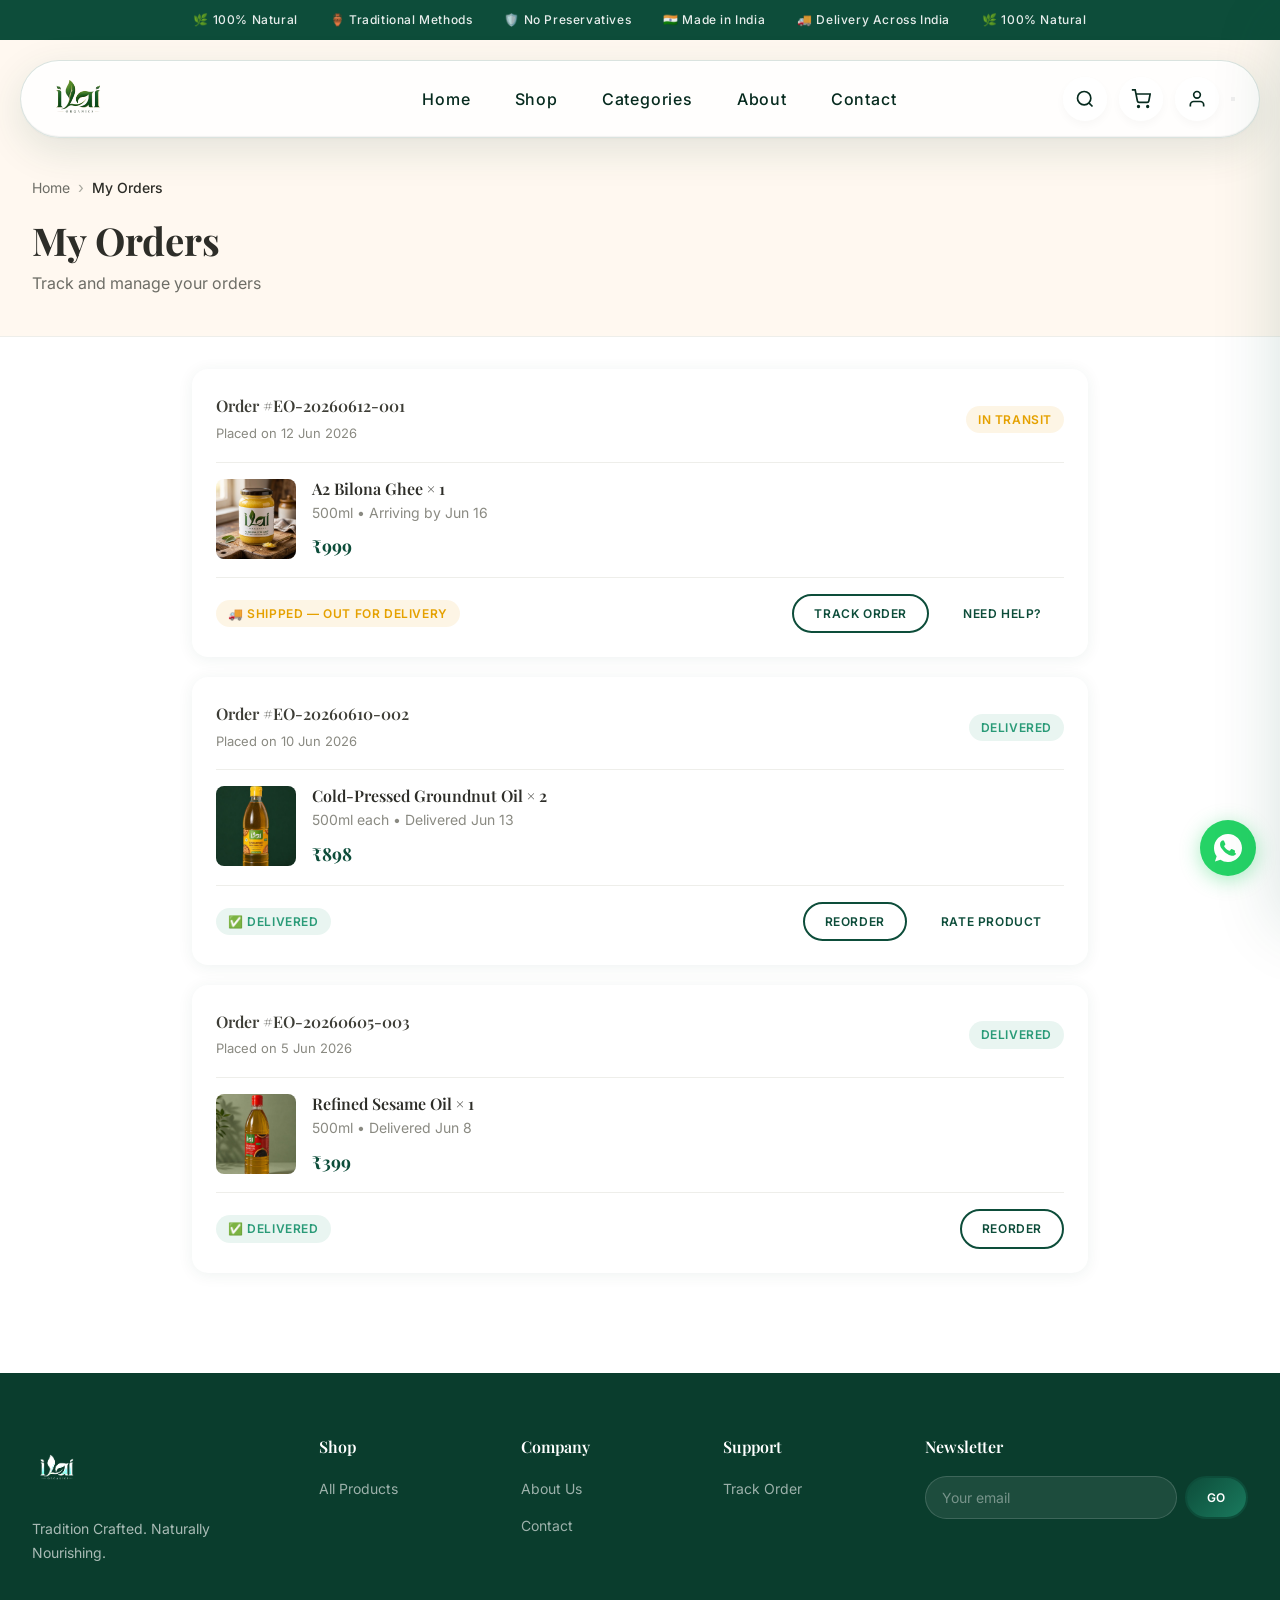
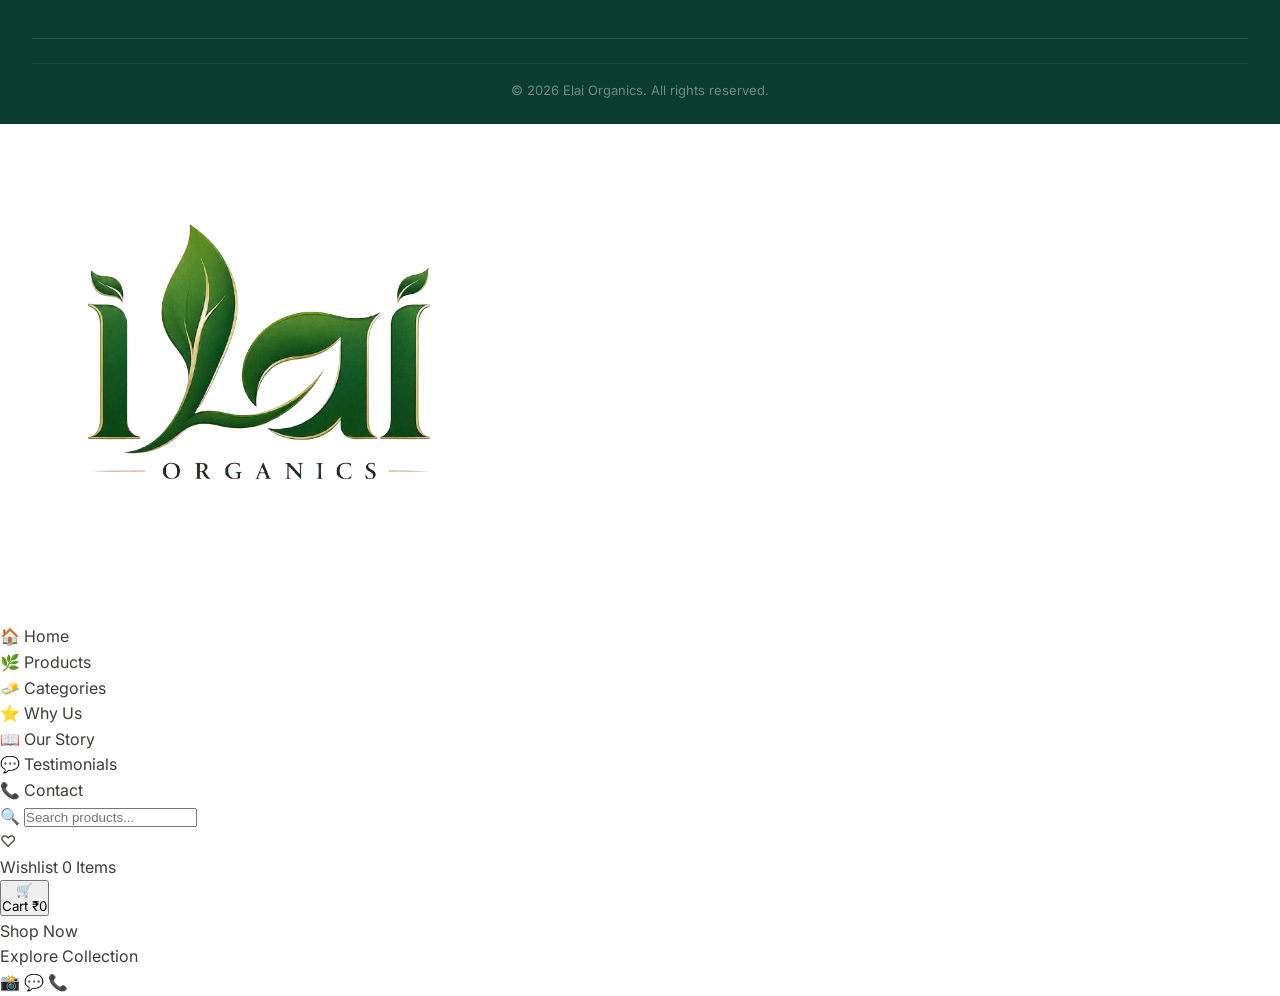
<file: orders.html>
<!DOCTYPE html>
<html lang="en">
<head>
  <meta charset="UTF-8"><meta name="viewport" content="width=device-width, initial-scale=1.0">
  <meta name="description" content="View and track your Elai Organics orders.">
  <title>My Orders | Elai Organics</title>
  <link rel="preconnect" href="https://fonts.googleapis.com"><link rel="preconnect" href="https://fonts.gstatic.com" crossorigin>
  <link href="https://fonts.googleapis.com/css2?family=Playfair+Display:ital,wght@0,400;0,500;0,600;0,700;0,800;1,400;1,500&family=Lora:ital,wght@0,400;0,500;0,600;0,700;1,400&family=Inter:wght@300;400;500;600;700&display=swap" rel="stylesheet">
  <link rel="stylesheet" href="css/style.css"><link rel="stylesheet" href="css/responsive.css">
  <link rel="stylesheet" href="css/mobile-nav.css">
</head>
<body>
  <div class="top-bar"><div class="top-bar__inner"><span class="top-bar__item">🌿 100% Natural</span><span class="top-bar__item">🏺 Traditional Methods</span><span class="top-bar__item">🛡️ No Preservatives</span><span class="top-bar__item">🇮🇳 Made in India</span><span class="top-bar__item">🚚 Delivery Across India</span><span class="top-bar__item">🌿 100% Natural</span></div></div>
  <header class="header" id="header"><div class="header__inner"><a href="index.html" class="logo"><img src="images/logo.png" alt="Elai Organics" class="logo__image"></a><div class="nav-overlay" id="navOverlay"></div><nav class="nav" id="mainNav"><ul class="nav__list"><li><a href="index.html" class="nav__link">Home</a></li><li><a href="shop.html" class="nav__link">Shop</a></li><li><a href="categories.html" class="nav__link">Categories</a></li><li><a href="about.html" class="nav__link">About</a></li><li><a href="contact.html" class="nav__link">Contact</a></li></ul></nav><div class="header__actions"><button class="action-btn" id="searchBtn"><svg viewBox="0 0 24 24" fill="none" stroke="currentColor" stroke-width="2"><circle cx="11" cy="11" r="8"/><line x1="21" y1="21" x2="16.65" y2="16.65"/></svg></button><button class="action-btn" id="cartBtn"><svg viewBox="0 0 24 24" fill="none" stroke="currentColor" stroke-width="2"><circle cx="9" cy="21" r="1"/><circle cx="20" cy="21" r="1"/><path d="M1 1h4l2.68 13.39a2 2 0 002 1.61h9.72a2 2 0 002-1.61L23 6H6"/></svg><span class="cart-count" id="cartCount">0</span></button><a href="profile.html" class="action-btn"><svg viewBox="0 0 24 24" fill="none" stroke="currentColor" stroke-width="2"><path d="M20 21v-2a4 4 0 00-4-4H8a4 4 0 00-4 4v2"/><circle cx="12" cy="7" r="4"/></svg></a><button class="hamburger-apple" id="hamburger-apple" aria-label="Toggle menu">
          <span class="line line-top"></span>
          <span class="line line-middle"></span>
          <span class="line line-bottom"></span>
        </button></div></div></header>

  <div id="page-container">

  <div class="page-header"><div class="container"><ul class="breadcrumb"><li><a href="index.html">Home</a></li><li><span class="current">My Orders</span></li></ul><h1 class="page-header__title">My Orders</h1><p class="page-header__desc">Track and manage your orders</p></div></div>

  <section class="orders-page">
    <div class="container container--narrow">
      <!-- Order 1 -->
      <div class="order-card">
        <div class="order-card__header">
          <div><span class="order-card__id">Order #EO-20260612-001</span><br><span class="order-card__date">Placed on 12 Jun 2026</span></div>
          <span class="badge badge--warning">In Transit</span>
        </div>
        <div class="order-card__body">
          <div class="order-card__img"><img src="images/ghee-jar.jpg" alt="A2 Bilona Ghee"></div>
          <div class="order-card__info"><h4 class="order-card__product-name">A2 Bilona Ghee × 1</h4><p class="order-card__product-qty">500ml • Arriving by Jun 16</p><span class="order-card__price">₹999</span></div>
        </div>
        <div class="order-card__footer"><span class="badge badge--warning">🚚 Shipped — Out for delivery</span>
          <div class="order-card__actions"><a href="tracking.html" class="btn btn--outline btn--sm">Track Order</a><button class="btn btn--ghost btn--sm">Need Help?</button></div>
        </div>
      </div>
      <!-- Order 2 -->
      <div class="order-card">
        <div class="order-card__header">
          <div><span class="order-card__id">Order #EO-20260610-002</span><br><span class="order-card__date">Placed on 10 Jun 2026</span></div>
          <span class="badge badge--success">Delivered</span>
        </div>
        <div class="order-card__body">
          <div class="order-card__img"><img src="images/groundnut-oil-dark.jpg" alt="Groundnut Oil"></div>
          <div class="order-card__info"><h4 class="order-card__product-name">Cold-Pressed Groundnut Oil × 2</h4><p class="order-card__product-qty">500ml each • Delivered Jun 13</p><span class="order-card__price">₹898</span></div>
        </div>
        <div class="order-card__footer"><span class="badge badge--success">✅ Delivered</span>
          <div class="order-card__actions"><a href="shop.html" class="btn btn--outline btn--sm">Reorder</a><button class="btn btn--ghost btn--sm">Rate Product</button></div>
        </div>
      </div>
      <!-- Order 3 -->
      <div class="order-card">
        <div class="order-card__header">
          <div><span class="order-card__id">Order #EO-20260605-003</span><br><span class="order-card__date">Placed on 5 Jun 2026</span></div>
          <span class="badge badge--success">Delivered</span>
        </div>
        <div class="order-card__body">
          <div class="order-card__img"><img src="images/sesame-oil-sage.jpg" alt="Sesame Oil"></div>
          <div class="order-card__info"><h4 class="order-card__product-name">Refined Sesame Oil × 1</h4><p class="order-card__product-qty">500ml • Delivered Jun 8</p><span class="order-card__price">₹399</span></div>
        </div>
        <div class="order-card__footer"><span class="badge badge--success">✅ Delivered</span>
          <div class="order-card__actions"><a href="shop.html" class="btn btn--outline btn--sm">Reorder</a></div>
        </div>
      </div>
    </div>
  </section>

  <footer class="footer"><div class="container"><div class="footer__grid"><div class="footer__brand"><a href="index.html" class="logo logo--footer"><img src="images/logo.png" alt="Elai Organics" class="logo__image"></a><p class="footer__about">Tradition Crafted. Naturally Nourishing.</p></div><div class="footer__col"><h4 class="footer__heading">Shop</h4><ul class="footer__links"><li><a href="shop.html">All Products</a></li></ul></div><div class="footer__col"><h4 class="footer__heading">Company</h4><ul class="footer__links"><li><a href="about.html">About Us</a></li><li><a href="contact.html">Contact</a></li></ul></div><div class="footer__col"><h4 class="footer__heading">Support</h4><ul class="footer__links"><li><a href="orders.html">Track Order</a></li></ul></div><div class="footer__col footer__newsletter"><h4 class="footer__heading">Newsletter</h4><form class="newsletter-form"><input type="email" placeholder="Your email" required><button type="submit" class="btn btn--primary btn--sm">Go</button></form></div></div><div class="footer__bottom"><p class="footer__copy">&copy; 2026 Elai Organics. All rights reserved.</p></div></div></footer>
  </div> <!-- end #page-container -->
  <div class="cart-drawer-overlay" id="cartOverlay"></div><aside class="cart-drawer" id="cartDrawer"><div class="cart-drawer__header"><h3 class="cart-drawer__title">Cart</h3><button class="cart-drawer__close" id="cartClose">&times;</button></div><div class="cart-drawer__items" id="cartItems"><div class="cart-drawer__empty"><div class="cart-drawer__empty-icon">🛒</div><p>Your cart is empty</p></div></div><div class="cart-drawer__footer" id="cartFooter" style="display:none;"><div class="cart-drawer__summary"><div class="cart-drawer__summary-row cart-drawer__summary-row--total"><span>Total</span><span id="cartTotal">₹0</span></div></div><a href="checkout.html" class="btn btn--primary btn--full">Checkout</a></div></aside>
  <div class="search-overlay" id="searchOverlay"><div class="search-overlay__inner"><button class="search-overlay__close" id="searchClose">&times;</button><h3>Search</h3><input type="text" class="search-overlay__input" placeholder="Search..." id="searchInput"></div></div>
  <a href="https://wa.me/917010943545" class="whatsapp-float" target="_blank" rel="noopener"><svg viewBox="0 0 32 32" fill="#fff"><path d="M16.004 0h-.008C7.174 0 0 7.176 0 16.004c0 3.5 1.128 6.742 3.046 9.376L1.054 31.4l6.256-1.96a15.89 15.89 0 008.694 2.564C24.826 32 32 24.826 32 16.004 32 7.176 24.826 0 16.004 0zm9.31 22.606c-.39 1.1-2.292 2.106-3.162 2.2-.792.086-1.79.122-2.89-.18a26.42 26.42 0 01-2.614-1.014c-4.6-1.988-7.604-6.652-7.834-6.964-.23-.312-1.876-2.498-1.876-4.764s1.188-3.382 1.61-3.844c.422-.462.92-.578 1.226-.578.306 0 .612.002.878.016.282.014.662-.108.986.752.338.888 1.146 2.8 1.248 3.004.1.204.17.442.032.714-.136.272-.204.442-.408.68-.204.238-.428.532-.612.714-.204.204-.416.426-.178.836.238.41 1.058 1.748 2.272 2.832 1.562 1.394 2.878 1.826 3.288 2.03.41.204.65.17.888-.102.238-.272 1.02-1.19 1.292-1.598.272-.41.544-.34.918-.204.374.136 2.374 1.12 2.784 1.324.41.204.682.306.782.476.1.17.1.986-.29 2.086z"/></svg></a>

  <!-- Floating Liquid Glass Panel Overlay -->
  <div class="apple-nav-overlay">
    <!-- Brand Header Logo -->
    <div class="apple-nav__header">
      <img src="images/logo.png" alt="Elai Organics" class="apple-nav__logo">
    </div>
    
    <!-- Navigation Capsules -->
    <nav aria-label="Mobile navigation menu">
      <ul class="apple-nav__list">
        <li class="apple-nav__item">
          <a href="index.html" class="apple-nav__link">
            <span class="apple-nav__link-icon">🏠</span>
            <span class="apple-nav__link-text">Home</span>
          </a>
        </li>
        <li class="apple-nav__item">
          <a href="shop.html" class="apple-nav__link">
            <span class="apple-nav__link-icon">🌿</span>
            <span class="apple-nav__link-text">Products</span>
          </a>
        </li>
        <li class="apple-nav__item">
          <a href="categories.html" class="apple-nav__link">
            <span class="apple-nav__link-icon">🧈</span>
            <span class="apple-nav__link-text">Categories</span>
          </a>
        </li>
        <li class="apple-nav__item">
          <a href="index.html#why-us" class="apple-nav__link">
            <span class="apple-nav__link-icon">⭐</span>
            <span class="apple-nav__link-text">Why Us</span>
          </a>
        </li>
        <li class="apple-nav__item">
          <a href="about.html" class="apple-nav__link">
            <span class="apple-nav__link-icon">📖</span>
            <span class="apple-nav__link-text">Our Story</span>
          </a>
        </li>
        <li class="apple-nav__item">
          <a href="index.html#testimonials" class="apple-nav__link">
            <span class="apple-nav__link-icon">💬</span>
            <span class="apple-nav__link-text">Testimonials</span>
          </a>
        </li>
        <li class="apple-nav__item">
          <a href="contact.html" class="apple-nav__link">
            <span class="apple-nav__link-icon">📞</span>
            <span class="apple-nav__link-text">Contact</span>
          </a>
        </li>
      </ul>
    </nav>
    
    <!-- Search Capsule -->
    <div class="apple-nav__search-container apple-nav__item">
      <form class="apple-nav__search-form" action="shop.html" method="GET">
        <span class="apple-nav__search-icon">🔍</span>
        <input type="text" name="search" class="apple-nav__search-input" placeholder="Search products..." aria-label="Search products">
      </form>
    </div>
    
    <!-- Premium Wishlist & Cart Cards -->
    <div class="apple-nav__cards apple-nav__item">
      <a href="wishlist.html" class="apple-nav__card apple-nav__card--wishlist">
        <span class="apple-nav__card-icon">♡</span>
        <div class="apple-nav__card-info">
          <span class="apple-nav__card-title">Wishlist</span>
          <span class="apple-nav__card-value" id="mobileWishlistCount">0 Items</span>
        </div>
      </a>
      <button class="apple-nav__card apple-nav__card--cart" id="mobileCartBtn">
        <span class="apple-nav__card-icon">🛒</span>
        <div class="apple-nav__card-info">
          <span class="apple-nav__card-title">Cart</span>
          <span class="apple-nav__card-value" id="mobileCartTotal">₹0</span>
        </div>
      </button>
    </div>
    
    <!-- Action Buttons (Primary / Secondary) -->
    <div class="apple-nav__actions-group apple-nav__item">
      <a href="shop.html" class="apple-nav__btn apple-nav__btn--primary">
        <span class="apple-nav__btn-text">Shop Now</span>
        <div class="apple-nav__btn-shine"></div>
      </a>
      <a href="shop.html" class="apple-nav__btn apple-nav__btn--secondary">Explore Collection</a>
    </div>
    
    <!-- Social Circular Glass Icons -->
    <div class="apple-nav__footer apple-nav__item">
      <a href="#" class="apple-nav__social-btn" aria-label="Instagram">
        <span class="apple-nav__social-icon">📸</span>
      </a>
      <a href="https://wa.me/917010943545" class="apple-nav__social-btn" target="_blank" rel="noopener" aria-label="WhatsApp">
        <span class="apple-nav__social-icon">💬</span>
      </a>
      <a href="tel:+917010943545" class="apple-nav__social-btn" aria-label="Call Us">
        <span class="apple-nav__social-icon">📞</span>
      </a>
    </div>
  </div>

  <script src="script.js"></script>
  <script src="mobile-nav.js"></script>
</body>
</html>
</file>
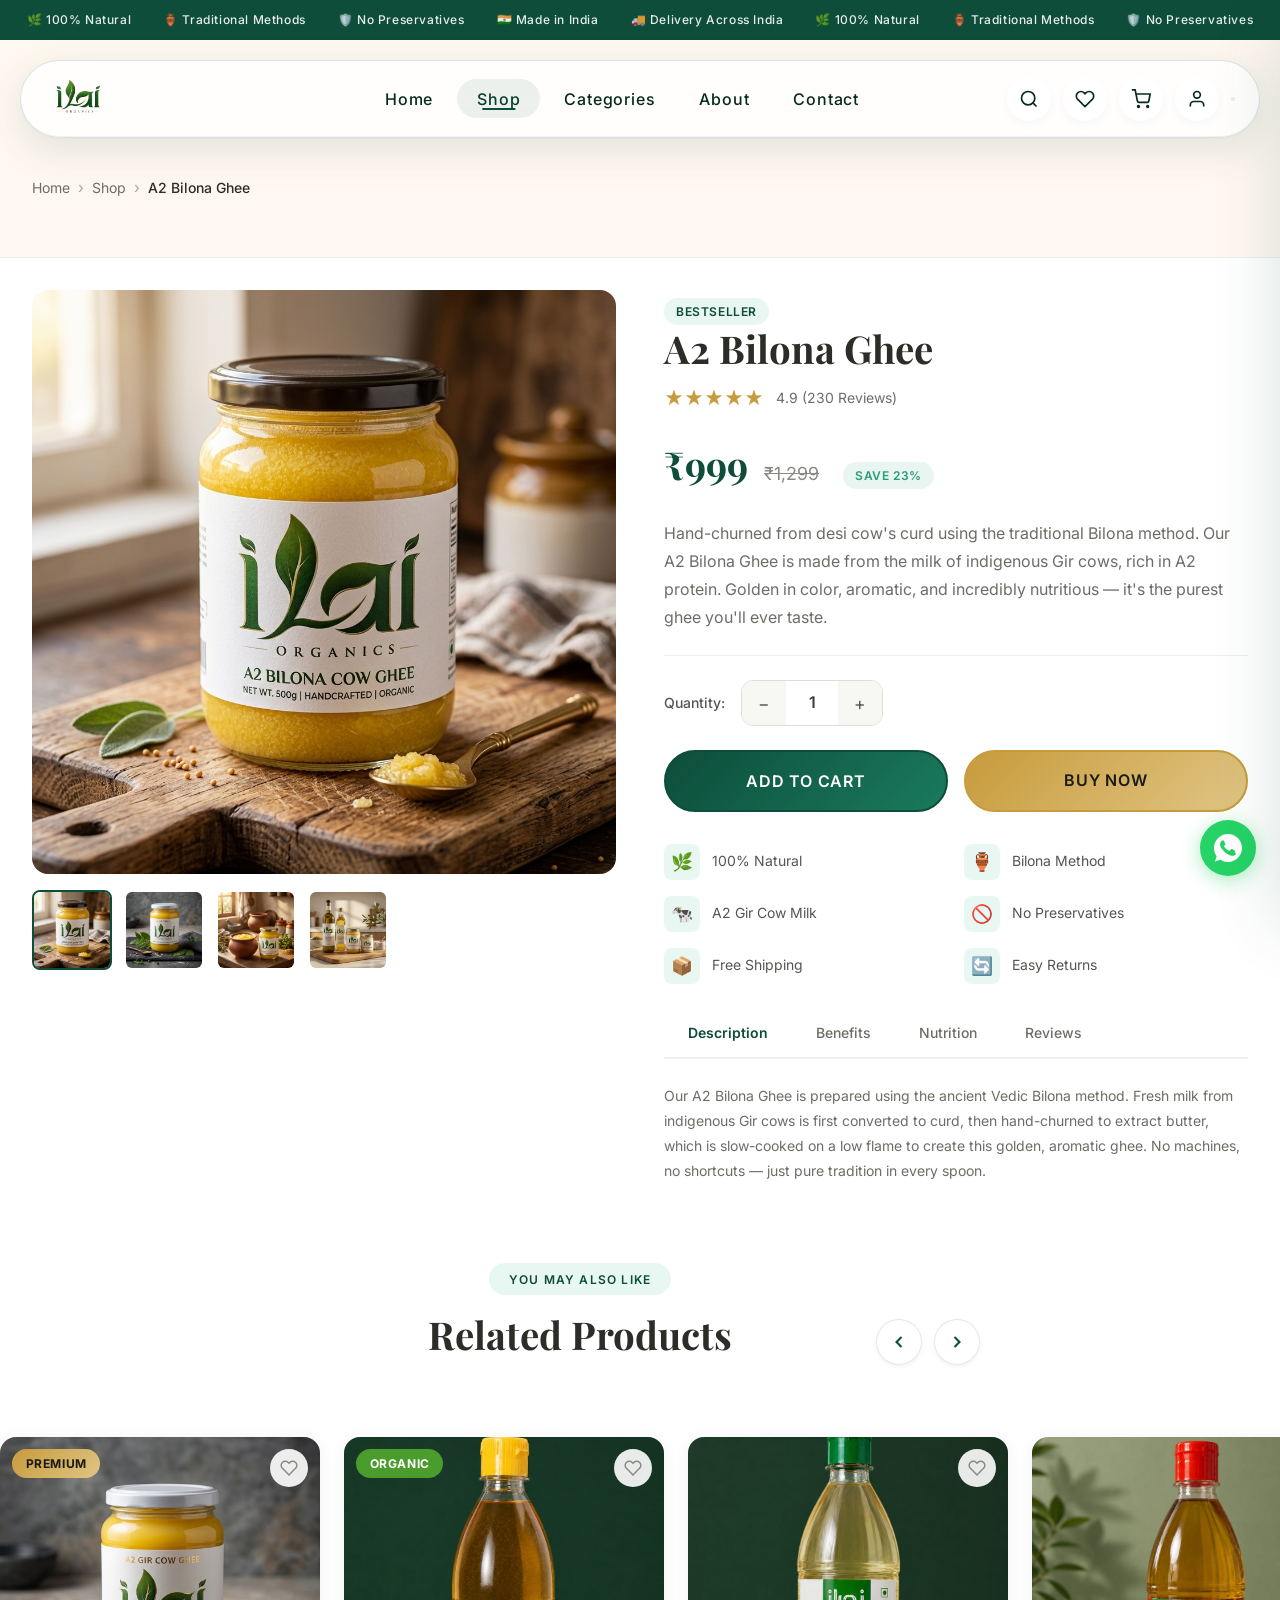
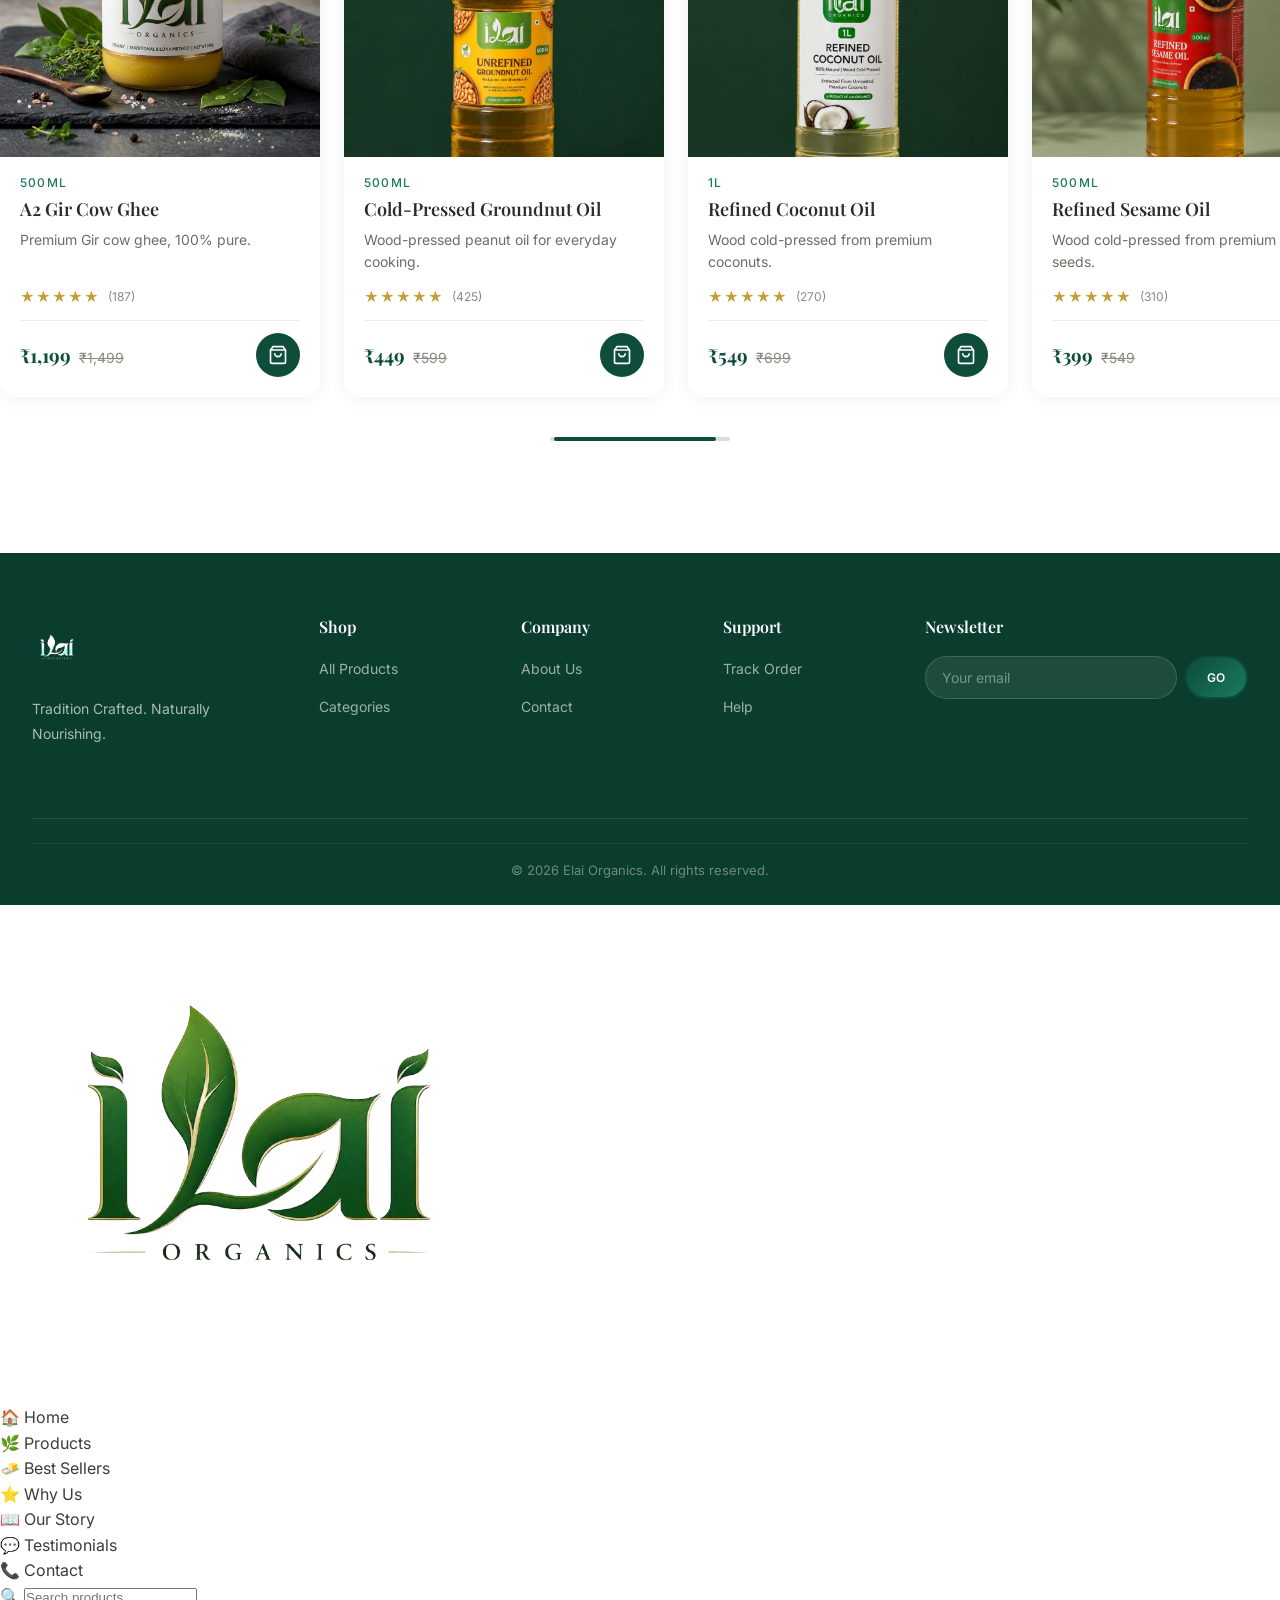
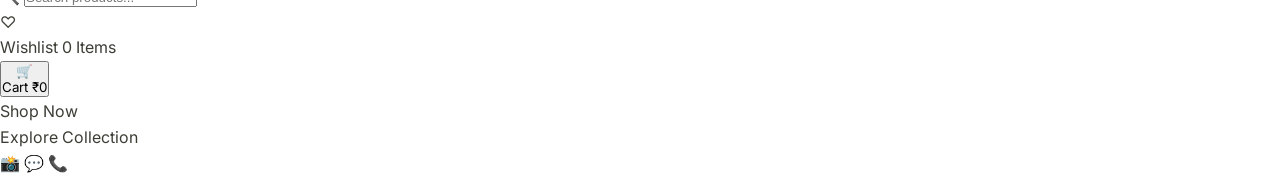
<file: product.html>
<!DOCTYPE html>
<html lang="en">
<head>
  <meta charset="UTF-8">
  <meta name="viewport" content="width=device-width, initial-scale=1.0">
  <meta name="description" content="A2 Bilona Ghee — Hand-churned from desi cow's curd using the traditional Bilona method. Premium quality from Elai Organics.">
  <title>A2 Bilona Ghee | Elai Organics</title>
  <link rel="preconnect" href="https://fonts.googleapis.com">
  <link rel="preconnect" href="https://fonts.gstatic.com" crossorigin>
  <link href="https://fonts.googleapis.com/css2?family=Playfair+Display:ital,wght@0,400;0,500;0,600;0,700;0,800;1,400;1,500&family=Lora:ital,wght@0,400;0,500;0,600;0,700;1,400&family=Inter:wght@300;400;500;600;700&display=swap" rel="stylesheet">
  <link rel="stylesheet" href="css/style.css">
  <link rel="stylesheet" href="css/responsive.css">
  <link rel="stylesheet" href="css/mobile-nav.css">
</head>
<body>
  <div class="top-bar"><div class="top-bar__inner"><span class="top-bar__item">🌿 100% Natural</span><span class="top-bar__item">🏺 Traditional Methods</span><span class="top-bar__item">🛡️ No Preservatives</span><span class="top-bar__item">🇮🇳 Made in India</span><span class="top-bar__item">🚚 Delivery Across India</span><span class="top-bar__item">🌿 100% Natural</span><span class="top-bar__item">🏺 Traditional Methods</span><span class="top-bar__item">🛡️ No Preservatives</span></div></div>
  <header class="header" id="header"><div class="header__inner"><a href="index.html" class="logo"><img src="images/logo.png" alt="Elai Organics" class="logo__image"></a><div class="nav-overlay" id="navOverlay"></div><nav class="nav" id="mainNav"><ul class="nav__list"><li><a href="index.html" class="nav__link">Home</a></li><li><a href="shop.html" class="nav__link nav__link--active">Shop</a></li><li><a href="categories.html" class="nav__link">Categories</a></li><li><a href="about.html" class="nav__link">About</a></li><li><a href="contact.html" class="nav__link">Contact</a></li></ul></nav><div class="header__actions"><button class="action-btn" id="searchBtn" aria-label="Search"><svg viewBox="0 0 24 24" fill="none" stroke="currentColor" stroke-width="2"><circle cx="11" cy="11" r="8"/><line x1="21" y1="21" x2="16.65" y2="16.65"/></svg></button><a href="wishlist.html" class="action-btn" aria-label="Wishlist"><svg viewBox="0 0 24 24" fill="none" stroke="currentColor" stroke-width="2"><path d="M20.84 4.61a5.5 5.5 0 00-7.78 0L12 5.67l-1.06-1.06a5.5 5.5 0 00-7.78 7.78l1.06 1.06L12 21.23l7.78-7.78 1.06-1.06a5.5 5.5 0 000-7.78z"/></svg></a><button class="action-btn action-btn--cart" id="cartBtn" aria-label="Cart"><svg viewBox="0 0 24 24" fill="none" stroke="currentColor" stroke-width="2"><circle cx="9" cy="21" r="1"/><circle cx="20" cy="21" r="1"/><path d="M1 1h4l2.68 13.39a2 2 0 002 1.61h9.72a2 2 0 002-1.61L23 6H6"/></svg><span class="cart-count" id="cartCount">0</span></button><a href="profile.html" class="action-btn" aria-label="Account"><svg viewBox="0 0 24 24" fill="none" stroke="currentColor" stroke-width="2"><path d="M20 21v-2a4 4 0 00-4-4H8a4 4 0 00-4 4v2"/><circle cx="12" cy="7" r="4"/></svg></a><button class="hamburger-apple" id="hamburger-apple" aria-label="Toggle menu">
          <span class="line line-top"></span>
          <span class="line line-middle"></span>
          <span class="line line-bottom"></span>
        </button></div></div></header>

  <div id="page-container">

  <div class="page-header">
    <div class="container">
      <ul class="breadcrumb">
        <li><a href="index.html">Home</a></li>
        <li><a href="shop.html">Shop</a></li>
        <li><span class="current">A2 Bilona Ghee</span></li>
      </ul>
    </div>
  </div>

  <section class="product-detail">
    <div class="container">
      <div class="product-detail__layout">
        <!-- Gallery -->
        <div class="product-gallery">
          <div class="product-gallery__main">
            <img src="images/ghee-jar.jpg" alt="A2 Bilona Ghee" id="mainProductImg">
          </div>
          <div class="product-gallery__thumbs">
            <div class="product-gallery__thumb product-gallery__thumb--active" data-img="images/ghee-jar.jpg"><img src="images/ghee-jar.jpg" alt="Ghee front view"></div>
            <div class="product-gallery__thumb" data-img="images/a2-gir-cow-ghee.jpg"><img src="images/a2-gir-cow-ghee.jpg" alt="Ghee side view"></div>
            <div class="product-gallery__thumb" data-img="images/desi-ghee.jpg"><img src="images/desi-ghee.jpg" alt="Desi ghee"></div>
            <div class="product-gallery__thumb" data-img="images/kitchen_emerald.png"><img src="images/kitchen_emerald.png" alt="Product lineup"></div>
          </div>
        </div>

        <!-- Product Info -->
        <div class="product-info">
          <span class="badge badge--primary">Bestseller</span>
          <h1 class="product-info__name">A2 Bilona Ghee</h1>
          <div class="product-info__rating">
            <span class="stars" style="color:var(--clr-accent-500);font-size:1.2rem;">★★★★★</span>
            <span style="font-size:var(--fs-body-sm);color:var(--clr-neutral-600);">4.9 (230 Reviews)</span>
          </div>
          <div class="product-info__pricing">
            <span class="price--new">₹999</span>
            <span class="price--old">₹1,299</span>
            <span class="badge badge--success">Save 23%</span>
          </div>
          <p class="product-info__desc">Hand-churned from desi cow's curd using the traditional Bilona method. Our A2 Bilona Ghee is made from the milk of indigenous Gir cows, rich in A2 protein. Golden in color, aromatic, and incredibly nutritious — it's the purest ghee you'll ever taste.</p>

          <div class="product-info__qty-row">
            <span class="product-info__qty-label">Quantity:</span>
            <div class="qty-selector">
              <button id="qtyMinus">−</button>
              <span id="qtyValue">1</span>
              <button id="qtyPlus">+</button>
            </div>
          </div>

          <div class="product-info__buttons">
            <button class="btn btn--primary btn--lg add-to-cart-btn" data-name="A2 Bilona Ghee" data-price="999" data-image="images/ghee-jar.jpg" style="flex:1">Add to Cart</button>
            <a href="checkout.html" class="btn btn--gold btn--lg" style="flex:1">Buy Now</a>
          </div>

          <div class="product-info__features">
            <div class="product-feature"><span class="product-feature__icon">🌿</span><span>100% Natural</span></div>
            <div class="product-feature"><span class="product-feature__icon">🏺</span><span>Bilona Method</span></div>
            <div class="product-feature"><span class="product-feature__icon">🐄</span><span>A2 Gir Cow Milk</span></div>
            <div class="product-feature"><span class="product-feature__icon">🚫</span><span>No Preservatives</span></div>
            <div class="product-feature"><span class="product-feature__icon">📦</span><span>Free Shipping</span></div>
            <div class="product-feature"><span class="product-feature__icon">🔄</span><span>Easy Returns</span></div>
          </div>

          <!-- Tabs -->
          <div class="tabs" id="productTabs">
            <button class="tabs__tab tabs__tab--active" data-tab="description">Description</button>
            <button class="tabs__tab" data-tab="benefits">Benefits</button>
            <button class="tabs__tab" data-tab="nutrition">Nutrition</button>
            <button class="tabs__tab" data-tab="reviews">Reviews</button>
          </div>
          <div class="tabs__content tabs__content--active" id="tab-description">
            <p style="color:var(--clr-neutral-600);line-height:1.8;font-size:var(--fs-body-sm);">Our A2 Bilona Ghee is prepared using the ancient Vedic Bilona method. Fresh milk from indigenous Gir cows is first converted to curd, then hand-churned to extract butter, which is slow-cooked on a low flame to create this golden, aromatic ghee. No machines, no shortcuts — just pure tradition in every spoon.</p>
          </div>
          <div class="tabs__content" id="tab-benefits">
            <ul style="color:var(--clr-neutral-600);line-height:2;font-size:var(--fs-body-sm);padding-left:1.5rem;list-style:disc;">
              <li>Rich in Vitamins A, D, E & K</li>
              <li>Boosts immunity and digestion</li>
              <li>Supports bone health and brain function</li>
              <li>High smoke point — perfect for cooking</li>
              <li>Contains healthy CLA fatty acids</li>
              <li>Lactose and casein free</li>
            </ul>
          </div>
          <div class="tabs__content" id="tab-nutrition">
            <div style="display:grid;grid-template-columns:1fr 1fr;gap:0.5rem;font-size:var(--fs-body-sm);">
              <div style="padding:0.75rem;background:var(--clr-surface-cream);border-radius:8px;"><strong>Serving Size</strong><br>1 tbsp (15g)</div>
              <div style="padding:0.75rem;background:var(--clr-surface-cream);border-radius:8px;"><strong>Calories</strong><br>135 kcal</div>
              <div style="padding:0.75rem;background:var(--clr-surface-cream);border-radius:8px;"><strong>Total Fat</strong><br>15g</div>
              <div style="padding:0.75rem;background:var(--clr-surface-cream);border-radius:8px;"><strong>Saturated Fat</strong><br>9g</div>
              <div style="padding:0.75rem;background:var(--clr-surface-cream);border-radius:8px;"><strong>Cholesterol</strong><br>45mg</div>
              <div style="padding:0.75rem;background:var(--clr-surface-cream);border-radius:8px;"><strong>Vitamin A</strong><br>8% DV</div>
            </div>
          </div>
          <div class="tabs__content" id="tab-reviews">
            <div style="margin-bottom:1.5rem;padding-bottom:1.5rem;border-bottom:1px solid var(--clr-neutral-100);">
              <div style="display:flex;align-items:center;gap:0.75rem;margin-bottom:0.5rem;">
                <div style="width:40px;height:40px;border-radius:50%;background:var(--grad-primary);display:flex;align-items:center;justify-content:center;color:#fff;font-weight:700;">P</div>
                <div><strong style="font-size:var(--fs-body-sm);">Priya S.</strong><br><span style="color:var(--clr-accent-500);">★★★★★</span></div>
              </div>
              <p style="font-size:var(--fs-body-sm);color:var(--clr-neutral-600);line-height:1.6;">"Absolutely divine! The aroma fills the entire kitchen. My family loves it. Will definitely reorder."</p>
            </div>
            <div>
              <div style="display:flex;align-items:center;gap:0.75rem;margin-bottom:0.5rem;">
                <div style="width:40px;height:40px;border-radius:50%;background:var(--grad-gold);display:flex;align-items:center;justify-content:center;color:#fff;font-weight:700;">R</div>
                <div><strong style="font-size:var(--fs-body-sm);">Rajesh K.</strong><br><span style="color:var(--clr-accent-500);">★★★★★</span></div>
              </div>
              <p style="font-size:var(--fs-body-sm);color:var(--clr-neutral-600);line-height:1.6;">"Best ghee I've ever tasted. The Bilona method really makes a difference. Pure and authentic."</p>
            </div>
          </div>
        </div>
      </div>

      <!-- Related Products -->
      <div style="margin-top:var(--sp-20);">
        <div class="section-header">
          <div class="section-header__title-group">
            <span class="section-header__tag">You May Also Like</span>
            <h2 class="section-header__title">Related Products</h2>
          </div>
          <div class="section-header__actions">
            <button class="carousel-btn carousel-btn--prev" id="relatedPrev" aria-label="Previous products">
              <svg viewBox="0 0 24 24" fill="none" stroke="currentColor" stroke-width="2"><polyline points="15 18 9 12 15 6"/></svg>
            </button>
            <button class="carousel-btn carousel-btn--next" id="relatedNext" aria-label="Next products">
              <svg viewBox="0 0 24 24" fill="none" stroke="currentColor" stroke-width="2"><polyline points="9 18 15 12 9 6"/></svg>
            </button>
          </div>
        </div>
        <div class="carousel-container">
          <div class="products__grid products__grid--swipeable" id="relatedGrid">
          <div class="product-card" data-name="A2 Gir Cow Ghee" data-price="1199" data-image="images/a2-gir-cow-ghee.jpg">
            <div class="product-card__badge product-card__badge--premium">Premium</div>
            <button class="product-card__wishlist" aria-label="Wishlist"><svg viewBox="0 0 24 24" fill="none" stroke="currentColor" stroke-width="2"><path d="M20.84 4.61a5.5 5.5 0 00-7.78 0L12 5.67l-1.06-1.06a5.5 5.5 0 00-7.78 7.78l1.06 1.06L12 21.23l7.78-7.78 1.06-1.06a5.5 5.5 0 000-7.78z"/></svg></button>
            <div class="product-card__img-wrap"><img src="images/a2-gir-cow-ghee.jpg" alt="A2 Gir Cow Ghee" class="product-card__image" loading="lazy"></div>
            <div class="product-card__body"><span class="product-card__tag">500ml</span><h3 class="product-card__name">A2 Gir Cow Ghee</h3><p class="product-card__desc">Premium Gir cow ghee, 100% pure.</p><div class="product-card__rating"><span class="stars">★★★★★</span><span class="rating-count">(187)</span></div><div class="product-card__footer"><div class="product-card__pricing"><span class="price--new">₹1,199</span><span class="price--old">₹1,499</span></div><button class="product-card__cart-btn add-to-cart-btn"><svg viewBox="0 0 24 24" fill="none" stroke="currentColor" stroke-width="2"><path d="M6 2L3 6v14a2 2 0 002 2h14a2 2 0 002-2V6l-3-4z"/><line x1="3" y1="6" x2="21" y2="6"/><path d="M16 10a4 4 0 01-8 0"/></svg></button></div></div>
          </div>
          <div class="product-card" data-name="Cold-Pressed Groundnut Oil" data-price="449" data-image="images/WhatsApp Unknown 2026-06-15 at 7.49.19 PM/WhatsApp Image 2026-06-15 at 3.02.28 PM (1).jpeg">
            <div class="product-card__badge product-card__badge--organic">Organic</div>
            <button class="product-card__wishlist" aria-label="Wishlist"><svg viewBox="0 0 24 24" fill="none" stroke="currentColor" stroke-width="2"><path d="M20.84 4.61a5.5 5.5 0 00-7.78 0L12 5.67l-1.06-1.06a5.5 5.5 0 00-7.78 7.78l1.06 1.06L12 21.23l7.78-7.78 1.06-1.06a5.5 5.5 0 000-7.78z"/></svg></button>
            <div class="product-card__img-wrap"><img src="images/WhatsApp Unknown 2026-06-15 at 7.49.19 PM/WhatsApp Image 2026-06-15 at 3.02.28 PM (1).jpeg" alt="Groundnut Oil" class="product-card__image" loading="lazy"></div>
            <div class="product-card__body"><span class="product-card__tag">500ml</span><h3 class="product-card__name">Cold-Pressed Groundnut Oil</h3><p class="product-card__desc">Wood-pressed peanut oil for everyday cooking.</p><div class="product-card__rating"><span class="stars">★★★★★</span><span class="rating-count">(425)</span></div><div class="product-card__footer"><div class="product-card__pricing"><span class="price--new">₹449</span><span class="price--old">₹599</span></div><button class="product-card__cart-btn add-to-cart-btn"><svg viewBox="0 0 24 24" fill="none" stroke="currentColor" stroke-width="2"><path d="M6 2L3 6v14a2 2 0 002 2h14a2 2 0 002-2V6l-3-4z"/><line x1="3" y1="6" x2="21" y2="6"/><path d="M16 10a4 4 0 01-8 0"/></svg></button></div></div>
          </div>
          <div class="product-card" data-name="Refined Coconut Oil" data-price="549" data-image="images/WhatsApp Unknown 2026-06-15 at 7.49.19 PM/WhatsApp Image 2026-06-15 at 3.02.26 PM (1).jpeg">
            <button class="product-card__wishlist" aria-label="Wishlist"><svg viewBox="0 0 24 24" fill="none" stroke="currentColor" stroke-width="2"><path d="M20.84 4.61a5.5 5.5 0 00-7.78 0L12 5.67l-1.06-1.06a5.5 5.5 0 00-7.78 7.78l1.06 1.06L12 21.23l7.78-7.78 1.06-1.06a5.5 5.5 0 000-7.78z"/></svg></button>
            <div class="product-card__img-wrap"><img src="images/WhatsApp Unknown 2026-06-15 at 7.49.19 PM/WhatsApp Image 2026-06-15 at 3.02.26 PM (1).jpeg" alt="Coconut Oil" class="product-card__image" loading="lazy"></div>
            <div class="product-card__body"><span class="product-card__tag">1L</span><h3 class="product-card__name">Refined Coconut Oil</h3><p class="product-card__desc">Wood cold-pressed from premium coconuts.</p><div class="product-card__rating"><span class="stars">★★★★★</span><span class="rating-count">(270)</span></div><div class="product-card__footer"><div class="product-card__pricing"><span class="price--new">₹549</span><span class="price--old">₹699</span></div><button class="product-card__cart-btn add-to-cart-btn"><svg viewBox="0 0 24 24" fill="none" stroke="currentColor" stroke-width="2"><path d="M6 2L3 6v14a2 2 0 002 2h14a2 2 0 002-2V6l-3-4z"/><line x1="3" y1="6" x2="21" y2="6"/><path d="M16 10a4 4 0 01-8 0"/></svg></button></div></div>
          </div>
          <div class="product-card" data-name="Refined Sesame Oil" data-price="399" data-image="images/WhatsApp Unknown 2026-06-15 at 7.49.19 PM/WhatsApp Image 2026-06-15 at 3.02.24 PM.jpeg">
            <button class="product-card__wishlist" aria-label="Wishlist"><svg viewBox="0 0 24 24" fill="none" stroke="currentColor" stroke-width="2"><path d="M20.84 4.61a5.5 5.5 0 00-7.78 0L12 5.67l-1.06-1.06a5.5 5.5 0 00-7.78 7.78l1.06 1.06L12 21.23l7.78-7.78 1.06-1.06a5.5 5.5 0 000-7.78z"/></svg></button>
            <div class="product-card__img-wrap"><img src="images/WhatsApp Unknown 2026-06-15 at 7.49.19 PM/WhatsApp Image 2026-06-15 at 3.02.24 PM.jpeg" alt="Sesame Oil" class="product-card__image" loading="lazy"></div>
            <div class="product-card__body"><span class="product-card__tag">500ml</span><h3 class="product-card__name">Refined Sesame Oil</h3><p class="product-card__desc">Wood cold-pressed from premium sesame seeds.</p><div class="product-card__rating"><span class="stars">★★★★★</span><span class="rating-count">(310)</span></div><div class="product-card__footer"><div class="product-card__pricing"><span class="price--new">₹399</span><span class="price--old">₹549</span></div><button class="product-card__cart-btn add-to-cart-btn"><svg viewBox="0 0 24 24" fill="none" stroke="currentColor" stroke-width="2"><path d="M6 2L3 6v14a2 2 0 002 2h14a2 2 0 002-2V6l-3-4z"/><line x1="3" y1="6" x2="21" y2="6"/><path d="M16 10a4 4 0 01-8 0"/></svg></button></div></div>
          </div>
        </div>
        
        <!-- Progress Bar scroll indicator -->
        <div class="carousel-scrollbar">
          <div class="carousel-scrollbar__track">
            <div class="carousel-scrollbar__thumb" id="relatedThumb"></div>
          </div>
        </div>
      </div>
    </div>
  </section>

  <footer class="footer"><div class="container"><div class="footer__grid"><div class="footer__brand"><a href="index.html" class="logo logo--footer"><img src="images/logo.png" alt="Elai Organics" class="logo__image"></a><p class="footer__about">Tradition Crafted. Naturally Nourishing.</p></div><div class="footer__col"><h4 class="footer__heading">Shop</h4><ul class="footer__links"><li><a href="shop.html">All Products</a></li><li><a href="categories.html">Categories</a></li></ul></div><div class="footer__col"><h4 class="footer__heading">Company</h4><ul class="footer__links"><li><a href="about.html">About Us</a></li><li><a href="contact.html">Contact</a></li></ul></div><div class="footer__col"><h4 class="footer__heading">Support</h4><ul class="footer__links"><li><a href="orders.html">Track Order</a></li><li><a href="contact.html">Help</a></li></ul></div><div class="footer__col footer__newsletter"><h4 class="footer__heading">Newsletter</h4><form class="newsletter-form"><input type="email" placeholder="Your email" required><button type="submit" class="btn btn--primary btn--sm">Go</button></form></div></div><div class="footer__bottom"><p class="footer__copy">&copy; 2026 Elai Organics. All rights reserved.</p></div></div></footer>
  </div> <!-- end #page-container -->

  <div class="cart-drawer-overlay" id="cartOverlay"></div>
  <aside class="cart-drawer" id="cartDrawer"><div class="cart-drawer__header"><h3 class="cart-drawer__title">Shopping Cart</h3><button class="cart-drawer__close" id="cartClose">&times;</button></div><div class="cart-drawer__items" id="cartItems"><div class="cart-drawer__empty"><div class="cart-drawer__empty-icon">🛒</div><p>Your cart is empty</p></div></div><div class="cart-drawer__footer" id="cartFooter" style="display:none;"><div class="cart-drawer__summary"><div class="cart-drawer__summary-row"><span>Subtotal</span><span id="cartSubtotal">₹0</span></div><div class="cart-drawer__summary-row cart-drawer__summary-row--total"><span>Total</span><span id="cartTotal">₹0</span></div></div><a href="checkout.html" class="btn btn--primary btn--full btn--lg">Checkout</a></div></aside>
  <div class="search-overlay" id="searchOverlay"><div class="search-overlay__inner"><button class="search-overlay__close" id="searchClose">&times;</button><h3>Search Products</h3><input type="text" class="search-overlay__input" placeholder="Search..." id="searchInput"></div></div>
  <a href="https://wa.me/917010943545" class="whatsapp-float" target="_blank" rel="noopener"><svg viewBox="0 0 32 32" fill="#fff"><path d="M16.004 0h-.008C7.174 0 0 7.176 0 16.004c0 3.5 1.128 6.742 3.046 9.376L1.054 31.4l6.256-1.96a15.89 15.89 0 008.694 2.564C24.826 32 32 24.826 32 16.004 32 7.176 24.826 0 16.004 0zm9.31 22.606c-.39 1.1-2.292 2.106-3.162 2.2-.792.086-1.79.122-2.89-.18a26.42 26.42 0 01-2.614-1.014c-4.6-1.988-7.604-6.652-7.834-6.964-.23-.312-1.876-2.498-1.876-4.764s1.188-3.382 1.61-3.844c.422-.462.92-.578 1.226-.578.306 0 .612.002.878.016.282.014.662-.108.986.752.338.888 1.146 2.8 1.248 3.004.1.204.17.442.032.714-.136.272-.204.442-.408.68-.204.238-.428.532-.612.714-.204.204-.416.426-.178.836.238.41 1.058 1.748 2.272 2.832 1.562 1.394 2.878 1.826 3.288 2.03.41.204.65.17.888-.102.238-.272 1.02-1.19 1.292-1.598.272-.41.544-.34.918-.204.374.136 2.374 1.12 2.784 1.324.41.204.682.306.782.476.1.17.1.986-.29 2.086z"/></svg></a>

  <!-- Floating Liquid Glass Panel Overlay -->
  <div class="apple-nav-overlay">
    <!-- Brand Header Logo -->
    <div class="apple-nav__header">
      <img src="images/logo.png" alt="Elai Organics" class="apple-nav__logo">
    </div>
    
    <!-- Navigation Capsules -->
    <nav aria-label="Mobile navigation menu">
      <ul class="apple-nav__list">
        <li class="apple-nav__item">
          <a href="index.html" class="apple-nav__link">
            <span class="apple-nav__link-icon">🏠</span>
            <span class="apple-nav__link-text">Home</span>
          </a>
        </li>
        <li class="apple-nav__item">
          <a href="shop.html" class="apple-nav__link">
            <span class="apple-nav__link-icon">🌿</span>
            <span class="apple-nav__link-text">Products</span>
          </a>
        </li>
        <li class="apple-nav__item">
          <a href="shop.html" class="apple-nav__link">
            <span class="apple-nav__link-icon">🧈</span>
            <span class="apple-nav__link-text">Best Sellers</span>
          </a>
        </li>
        <li class="apple-nav__item">
          <a href="index.html#why-us" class="apple-nav__link">
            <span class="apple-nav__link-icon">⭐</span>
            <span class="apple-nav__link-text">Why Us</span>
          </a>
        </li>
        <li class="apple-nav__item">
          <a href="about.html" class="apple-nav__link">
            <span class="apple-nav__link-icon">📖</span>
            <span class="apple-nav__link-text">Our Story</span>
          </a>
        </li>
        <li class="apple-nav__item">
          <a href="index.html#testimonials" class="apple-nav__link">
            <span class="apple-nav__link-icon">💬</span>
            <span class="apple-nav__link-text">Testimonials</span>
          </a>
        </li>
        <li class="apple-nav__item">
          <a href="contact.html" class="apple-nav__link">
            <span class="apple-nav__link-icon">📞</span>
            <span class="apple-nav__link-text">Contact</span>
          </a>
        </li>
      </ul>
    </nav>
    
    <!-- Search Capsule -->
    <div class="apple-nav__search-container apple-nav__item">
      <form class="apple-nav__search-form" action="shop.html" method="GET">
        <span class="apple-nav__search-icon">🔍</span>
        <input type="text" name="search" class="apple-nav__search-input" placeholder="Search products..." aria-label="Search products">
      </form>
    </div>
    
    <!-- Premium Wishlist & Cart Cards -->
    <div class="apple-nav__cards apple-nav__item">
      <a href="wishlist.html" class="apple-nav__card apple-nav__card--wishlist">
        <span class="apple-nav__card-icon">♡</span>
        <div class="apple-nav__card-info">
          <span class="apple-nav__card-title">Wishlist</span>
          <span class="apple-nav__card-value" id="mobileWishlistCount">0 Items</span>
        </div>
      </a>
      <button class="apple-nav__card apple-nav__card--cart" id="mobileCartBtn">
        <span class="apple-nav__card-icon">🛒</span>
        <div class="apple-nav__card-info">
          <span class="apple-nav__card-title">Cart</span>
          <span class="apple-nav__card-value" id="mobileCartTotal">₹0</span>
        </div>
      </button>
    </div>
    
    <!-- Action Buttons (Primary / Secondary) -->
    <div class="apple-nav__actions-group apple-nav__item">
      <a href="shop.html" class="apple-nav__btn apple-nav__btn--primary">
        <span class="apple-nav__btn-text">Shop Now</span>
        <div class="apple-nav__btn-shine"></div>
      </a>
      <a href="shop.html" class="apple-nav__btn apple-nav__btn--secondary">Explore Collection</a>
    </div>
    
    <!-- Social Circular Glass Icons -->
    <div class="apple-nav__footer apple-nav__item">
      <a href="#" class="apple-nav__social-btn" aria-label="Instagram">
        <span class="apple-nav__social-icon">📸</span>
      </a>
      <a href="https://wa.me/917010943545" class="apple-nav__social-btn" target="_blank" rel="noopener" aria-label="WhatsApp">
        <span class="apple-nav__social-icon">💬</span>
      </a>
      <a href="tel:+917010943545" class="apple-nav__social-btn" aria-label="Call Us">
        <span class="apple-nav__social-icon">📞</span>
      </a>
    </div>
  </div>

  <script src="script.js"></script>
  <script src="mobile-nav.js"></script>
</body>
</html>
</file>
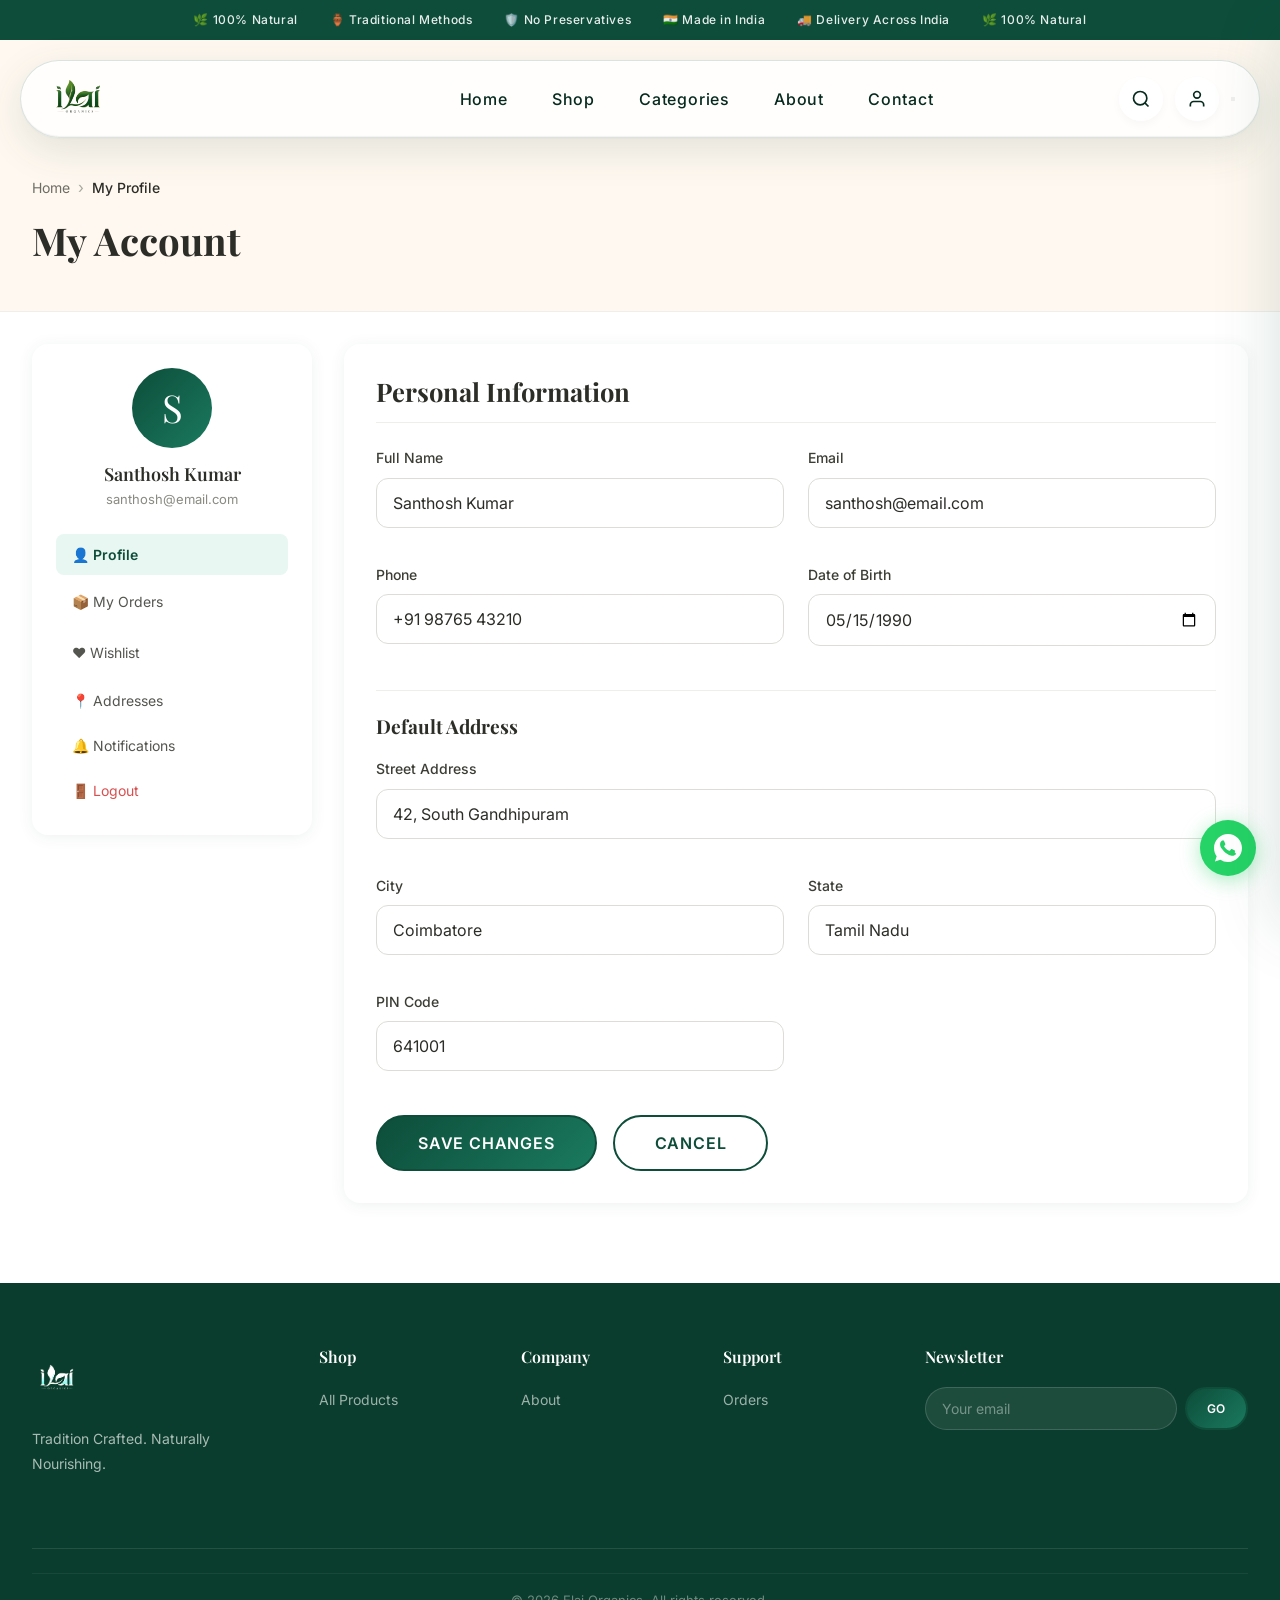
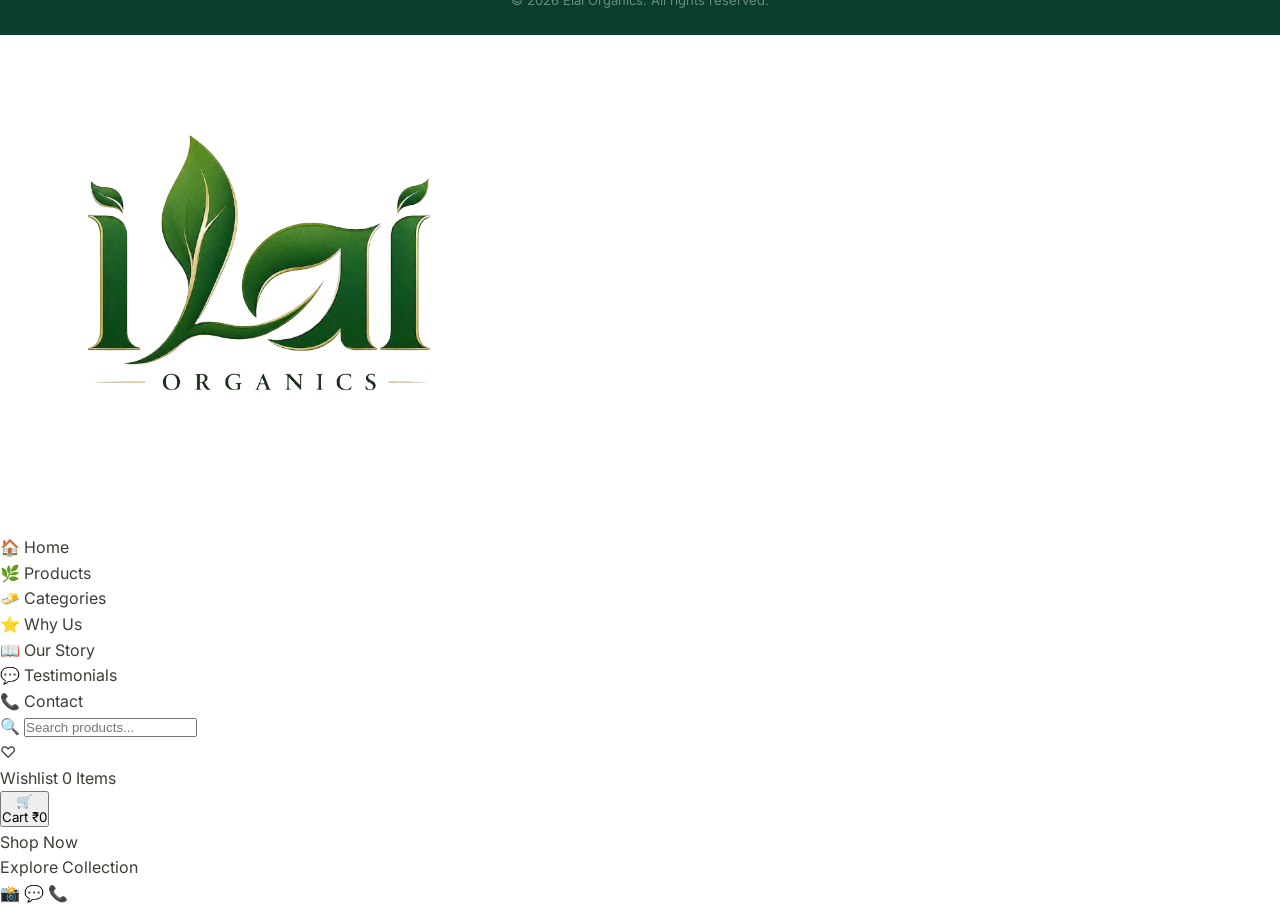
<file: profile.html>
<!DOCTYPE html>
<html lang="en">
<head>
  <meta charset="UTF-8"><meta name="viewport" content="width=device-width, initial-scale=1.0">
  <title>My Profile | Elai Organics</title>
  <link rel="preconnect" href="https://fonts.googleapis.com"><link rel="preconnect" href="https://fonts.gstatic.com" crossorigin>
  <link href="https://fonts.googleapis.com/css2?family=Playfair+Display:ital,wght@0,400;0,500;0,600;0,700;0,800;1,400;1,500&family=Lora:ital,wght@0,400;0,500;0,600;0,700;1,400&family=Inter:wght@300;400;500;600;700&display=swap" rel="stylesheet">
  <link rel="stylesheet" href="css/style.css"><link rel="stylesheet" href="css/responsive.css">
  <link rel="stylesheet" href="css/mobile-nav.css">
</head>
<body>
  <div class="top-bar"><div class="top-bar__inner"><span class="top-bar__item">🌿 100% Natural</span><span class="top-bar__item">🏺 Traditional Methods</span><span class="top-bar__item">🛡️ No Preservatives</span><span class="top-bar__item">🇮🇳 Made in India</span><span class="top-bar__item">🚚 Delivery Across India</span><span class="top-bar__item">🌿 100% Natural</span></div></div>
  <header class="header" id="header"><div class="header__inner"><a href="index.html" class="logo"><img src="images/logo.png" alt="Elai Organics" class="logo__image"></a><div class="nav-overlay" id="navOverlay"></div><nav class="nav" id="mainNav"><ul class="nav__list"><li><a href="index.html" class="nav__link">Home</a></li><li><a href="shop.html" class="nav__link">Shop</a></li><li><a href="categories.html" class="nav__link">Categories</a></li><li><a href="about.html" class="nav__link">About</a></li><li><a href="contact.html" class="nav__link">Contact</a></li></ul></nav><div class="header__actions"><button class="action-btn" id="searchBtn"><svg viewBox="0 0 24 24" fill="none" stroke="currentColor" stroke-width="2"><circle cx="11" cy="11" r="8"/><line x1="21" y1="21" x2="16.65" y2="16.65"/></svg></button><a href="profile.html" class="action-btn"><svg viewBox="0 0 24 24" fill="none" stroke="currentColor" stroke-width="2"><path d="M20 21v-2a4 4 0 00-4-4H8a4 4 0 00-4 4v2"/><circle cx="12" cy="7" r="4"/></svg></a><button class="hamburger-apple" id="hamburger-apple" aria-label="Toggle menu">
          <span class="line line-top"></span>
          <span class="line line-middle"></span>
          <span class="line line-bottom"></span>
        </button></div></div></header>

  <div id="page-container">

  <div class="page-header"><div class="container"><ul class="breadcrumb"><li><a href="index.html">Home</a></li><li><span class="current">My Profile</span></li></ul><h1 class="page-header__title">My Account</h1></div></div>

  <section class="profile-page">
    <div class="container">
      <div class="profile-page__layout">
        <!-- Sidebar -->
        <aside class="profile-sidebar">
          <div class="profile-sidebar__avatar">S</div>
          <h3 class="profile-sidebar__name">Santhosh Kumar</h3>
          <p class="profile-sidebar__email">santhosh@email.com</p>
          <nav class="profile-sidebar__nav">
            <button class="profile-sidebar__link profile-sidebar__link--active">👤 Profile</button>
            <a href="orders.html" class="profile-sidebar__link">📦 My Orders</a>
            <a href="wishlist.html" class="profile-sidebar__link">❤️ Wishlist</a>
            <button class="profile-sidebar__link">📍 Addresses</button>
            <button class="profile-sidebar__link">🔔 Notifications</button>
            <button class="profile-sidebar__link profile-sidebar__link--danger">🚪 Logout</button>
          </nav>
        </aside>

        <!-- Content -->
        <div class="profile-content">
          <h2 class="profile-content__title">Personal Information</h2>
          <form>
            <div class="address-grid">
              <div class="form-group"><label for="profileName">Full Name</label><input type="text" id="profileName" value="Santhosh Kumar"></div>
              <div class="form-group"><label for="profileEmail">Email</label><input type="email" id="profileEmail" value="santhosh@email.com"></div>
              <div class="form-group"><label for="profilePhone">Phone</label><input type="tel" id="profilePhone" value="+91 98765 43210"></div>
              <div class="form-group"><label for="profileDob">Date of Birth</label><input type="date" id="profileDob" value="1990-05-15"></div>
            </div>
            <div style="margin-top:var(--sp-6);border-top:1px solid var(--clr-neutral-100);padding-top:var(--sp-6);">
              <h3 style="font-family:var(--ff-heading);font-size:var(--fs-h4);margin-bottom:var(--sp-5);">Default Address</h3>
              <div class="address-grid">
                <div class="form-group form-group--full"><label for="profileAddress">Street Address</label><input type="text" id="profileAddress" value="42, South Gandhipuram"></div>
                <div class="form-group"><label for="profileCity">City</label><input type="text" id="profileCity" value="Coimbatore"></div>
                <div class="form-group"><label for="profileState">State</label><input type="text" id="profileState" value="Tamil Nadu"></div>
                <div class="form-group"><label for="profilePin">PIN Code</label><input type="text" id="profilePin" value="641001"></div>
              </div>
            </div>
            <div style="display:flex;gap:var(--sp-4);margin-top:var(--sp-6);">
              <button type="submit" class="btn btn--primary btn--lg">Save Changes</button>
              <button type="reset" class="btn btn--outline btn--lg">Cancel</button>
            </div>
          </form>
        </div>
      </div>
    </div>
  </section>

  <footer class="footer"><div class="container"><div class="footer__grid"><div class="footer__brand"><a href="index.html" class="logo logo--footer"><img src="images/logo.png" alt="Elai Organics" class="logo__image"></a><p class="footer__about">Tradition Crafted. Naturally Nourishing.</p></div><div class="footer__col"><h4 class="footer__heading">Shop</h4><ul class="footer__links"><li><a href="shop.html">All Products</a></li></ul></div><div class="footer__col"><h4 class="footer__heading">Company</h4><ul class="footer__links"><li><a href="about.html">About</a></li></ul></div><div class="footer__col"><h4 class="footer__heading">Support</h4><ul class="footer__links"><li><a href="orders.html">Orders</a></li></ul></div><div class="footer__col footer__newsletter"><h4 class="footer__heading">Newsletter</h4><form class="newsletter-form"><input type="email" placeholder="Your email" required><button type="submit" class="btn btn--primary btn--sm">Go</button></form></div></div><div class="footer__bottom"><p class="footer__copy">&copy; 2026 Elai Organics. All rights reserved.</p></div></div></footer>
  </div> <!-- end #page-container -->
  <div class="cart-drawer-overlay" id="cartOverlay"></div><aside class="cart-drawer" id="cartDrawer"><div class="cart-drawer__header"><h3 class="cart-drawer__title">Cart</h3><button class="cart-drawer__close" id="cartClose">&times;</button></div><div class="cart-drawer__items" id="cartItems"><div class="cart-drawer__empty"><div class="cart-drawer__empty-icon">🛒</div><p>Your cart is empty</p></div></div><div class="cart-drawer__footer" id="cartFooter" style="display:none;"><div class="cart-drawer__summary"><div class="cart-drawer__summary-row cart-drawer__summary-row--total"><span>Total</span><span id="cartTotal">₹0</span></div></div><a href="checkout.html" class="btn btn--primary btn--full">Checkout</a></div></aside>
  <div class="search-overlay" id="searchOverlay"><div class="search-overlay__inner"><button class="search-overlay__close" id="searchClose">&times;</button><h3>Search</h3><input type="text" class="search-overlay__input" placeholder="Search..." id="searchInput"></div></div>
  <a href="https://wa.me/917010943545" class="whatsapp-float" target="_blank" rel="noopener"><svg viewBox="0 0 32 32" fill="#fff"><path d="M16.004 0h-.008C7.174 0 0 7.176 0 16.004c0 3.5 1.128 6.742 3.046 9.376L1.054 31.4l6.256-1.96a15.89 15.89 0 008.694 2.564C24.826 32 32 24.826 32 16.004 32 7.176 24.826 0 16.004 0zm9.31 22.606c-.39 1.1-2.292 2.106-3.162 2.2-.792.086-1.79.122-2.89-.18a26.42 26.42 0 01-2.614-1.014c-4.6-1.988-7.604-6.652-7.834-6.964-.23-.312-1.876-2.498-1.876-4.764s1.188-3.382 1.61-3.844c.422-.462.92-.578 1.226-.578.306 0 .612.002.878.016.282.014.662-.108.986.752.338.888 1.146 2.8 1.248 3.004.1.204.17.442.032.714-.136.272-.204.442-.408.68-.204.238-.428.532-.612.714-.204.204-.416.426-.178.836.238.41 1.058 1.748 2.272 2.832 1.562 1.394 2.878 1.826 3.288 2.03.41.204.65.17.888-.102.238-.272 1.02-1.19 1.292-1.598.272-.41.544-.34.918-.204.374.136 2.374 1.12 2.784 1.324.41.204.682.306.782.476.1.17.1.986-.29 2.086z"/></svg></a>

  <!-- Floating Liquid Glass Panel Overlay -->
  <div class="apple-nav-overlay">
    <!-- Brand Header Logo -->
    <div class="apple-nav__header">
      <img src="images/logo.png" alt="Elai Organics" class="apple-nav__logo">
    </div>
    
    <!-- Navigation Capsules -->
    <nav aria-label="Mobile navigation menu">
      <ul class="apple-nav__list">
        <li class="apple-nav__item">
          <a href="index.html" class="apple-nav__link">
            <span class="apple-nav__link-icon">🏠</span>
            <span class="apple-nav__link-text">Home</span>
          </a>
        </li>
        <li class="apple-nav__item">
          <a href="shop.html" class="apple-nav__link">
            <span class="apple-nav__link-icon">🌿</span>
            <span class="apple-nav__link-text">Products</span>
          </a>
        </li>
        <li class="apple-nav__item">
          <a href="categories.html" class="apple-nav__link">
            <span class="apple-nav__link-icon">🧈</span>
            <span class="apple-nav__link-text">Categories</span>
          </a>
        </li>
        <li class="apple-nav__item">
          <a href="index.html#why-us" class="apple-nav__link">
            <span class="apple-nav__link-icon">⭐</span>
            <span class="apple-nav__link-text">Why Us</span>
          </a>
        </li>
        <li class="apple-nav__item">
          <a href="about.html" class="apple-nav__link">
            <span class="apple-nav__link-icon">📖</span>
            <span class="apple-nav__link-text">Our Story</span>
          </a>
        </li>
        <li class="apple-nav__item">
          <a href="index.html#testimonials" class="apple-nav__link">
            <span class="apple-nav__link-icon">💬</span>
            <span class="apple-nav__link-text">Testimonials</span>
          </a>
        </li>
        <li class="apple-nav__item">
          <a href="contact.html" class="apple-nav__link">
            <span class="apple-nav__link-icon">📞</span>
            <span class="apple-nav__link-text">Contact</span>
          </a>
        </li>
      </ul>
    </nav>
    
    <!-- Search Capsule -->
    <div class="apple-nav__search-container apple-nav__item">
      <form class="apple-nav__search-form" action="shop.html" method="GET">
        <span class="apple-nav__search-icon">🔍</span>
        <input type="text" name="search" class="apple-nav__search-input" placeholder="Search products..." aria-label="Search products">
      </form>
    </div>
    
    <!-- Premium Wishlist & Cart Cards -->
    <div class="apple-nav__cards apple-nav__item">
      <a href="wishlist.html" class="apple-nav__card apple-nav__card--wishlist">
        <span class="apple-nav__card-icon">♡</span>
        <div class="apple-nav__card-info">
          <span class="apple-nav__card-title">Wishlist</span>
          <span class="apple-nav__card-value" id="mobileWishlistCount">0 Items</span>
        </div>
      </a>
      <button class="apple-nav__card apple-nav__card--cart" id="mobileCartBtn">
        <span class="apple-nav__card-icon">🛒</span>
        <div class="apple-nav__card-info">
          <span class="apple-nav__card-title">Cart</span>
          <span class="apple-nav__card-value" id="mobileCartTotal">₹0</span>
        </div>
      </button>
    </div>
    
    <!-- Action Buttons (Primary / Secondary) -->
    <div class="apple-nav__actions-group apple-nav__item">
      <a href="shop.html" class="apple-nav__btn apple-nav__btn--primary">
        <span class="apple-nav__btn-text">Shop Now</span>
        <div class="apple-nav__btn-shine"></div>
      </a>
      <a href="shop.html" class="apple-nav__btn apple-nav__btn--secondary">Explore Collection</a>
    </div>
    
    <!-- Social Circular Glass Icons -->
    <div class="apple-nav__footer apple-nav__item">
      <a href="#" class="apple-nav__social-btn" aria-label="Instagram">
        <span class="apple-nav__social-icon">📸</span>
      </a>
      <a href="https://wa.me/917010943545" class="apple-nav__social-btn" target="_blank" rel="noopener" aria-label="WhatsApp">
        <span class="apple-nav__social-icon">💬</span>
      </a>
      <a href="tel:+917010943545" class="apple-nav__social-btn" aria-label="Call Us">
        <span class="apple-nav__social-icon">📞</span>
      </a>
    </div>
  </div>

  <script src="script.js"></script>
  <script src="mobile-nav.js"></script>
</body>
</html>
</file>
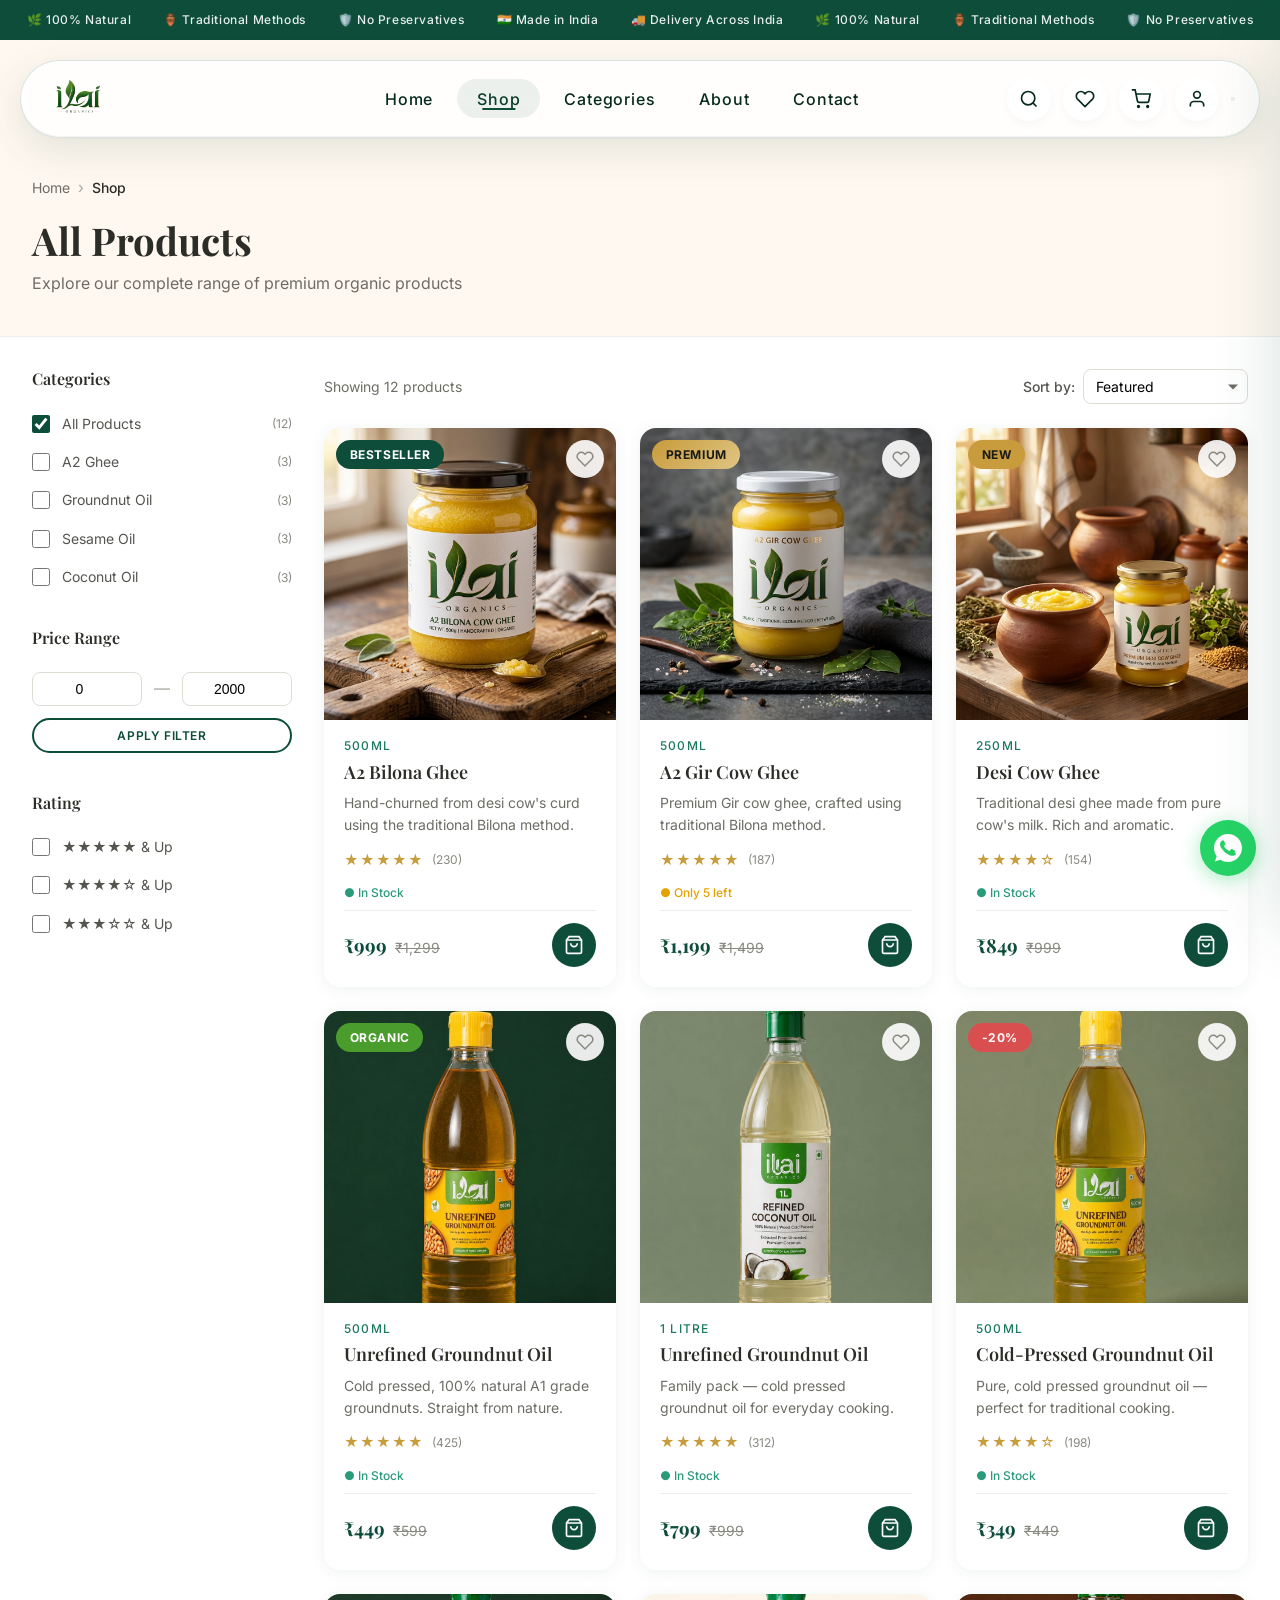
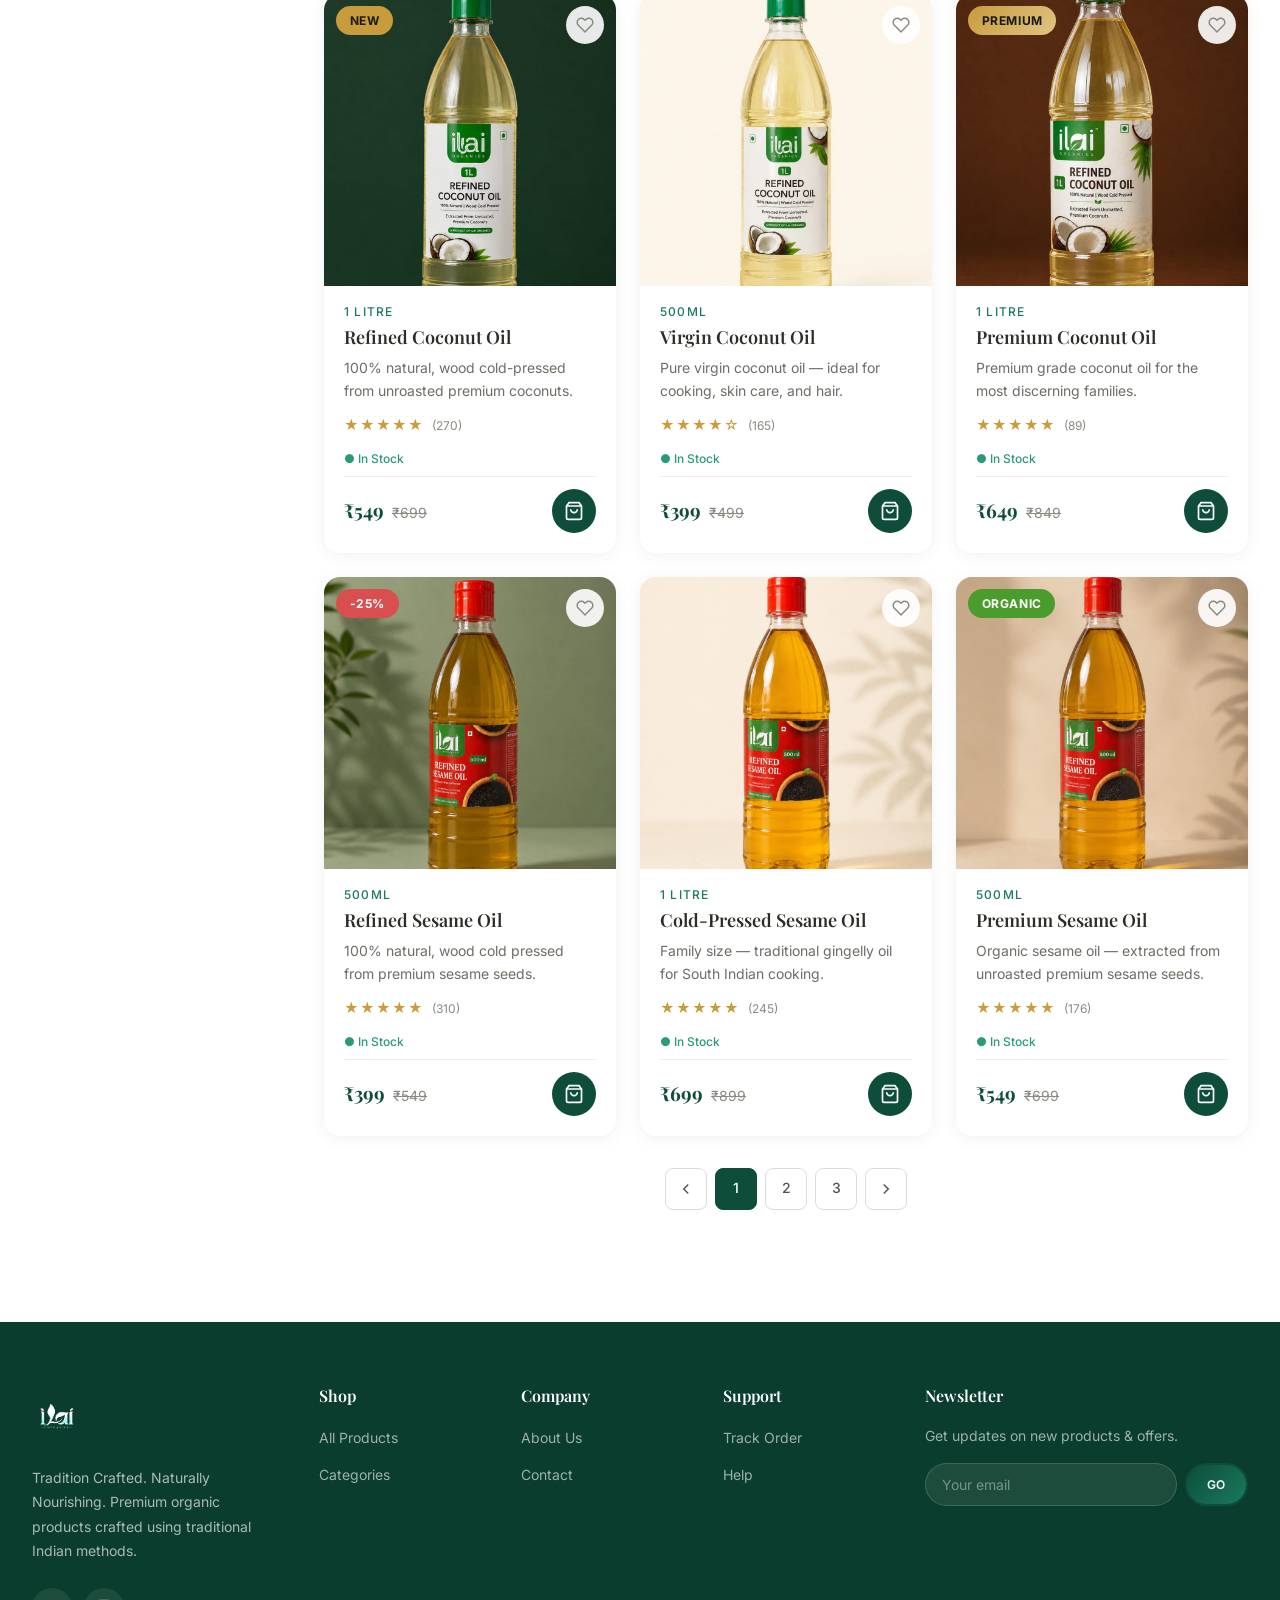
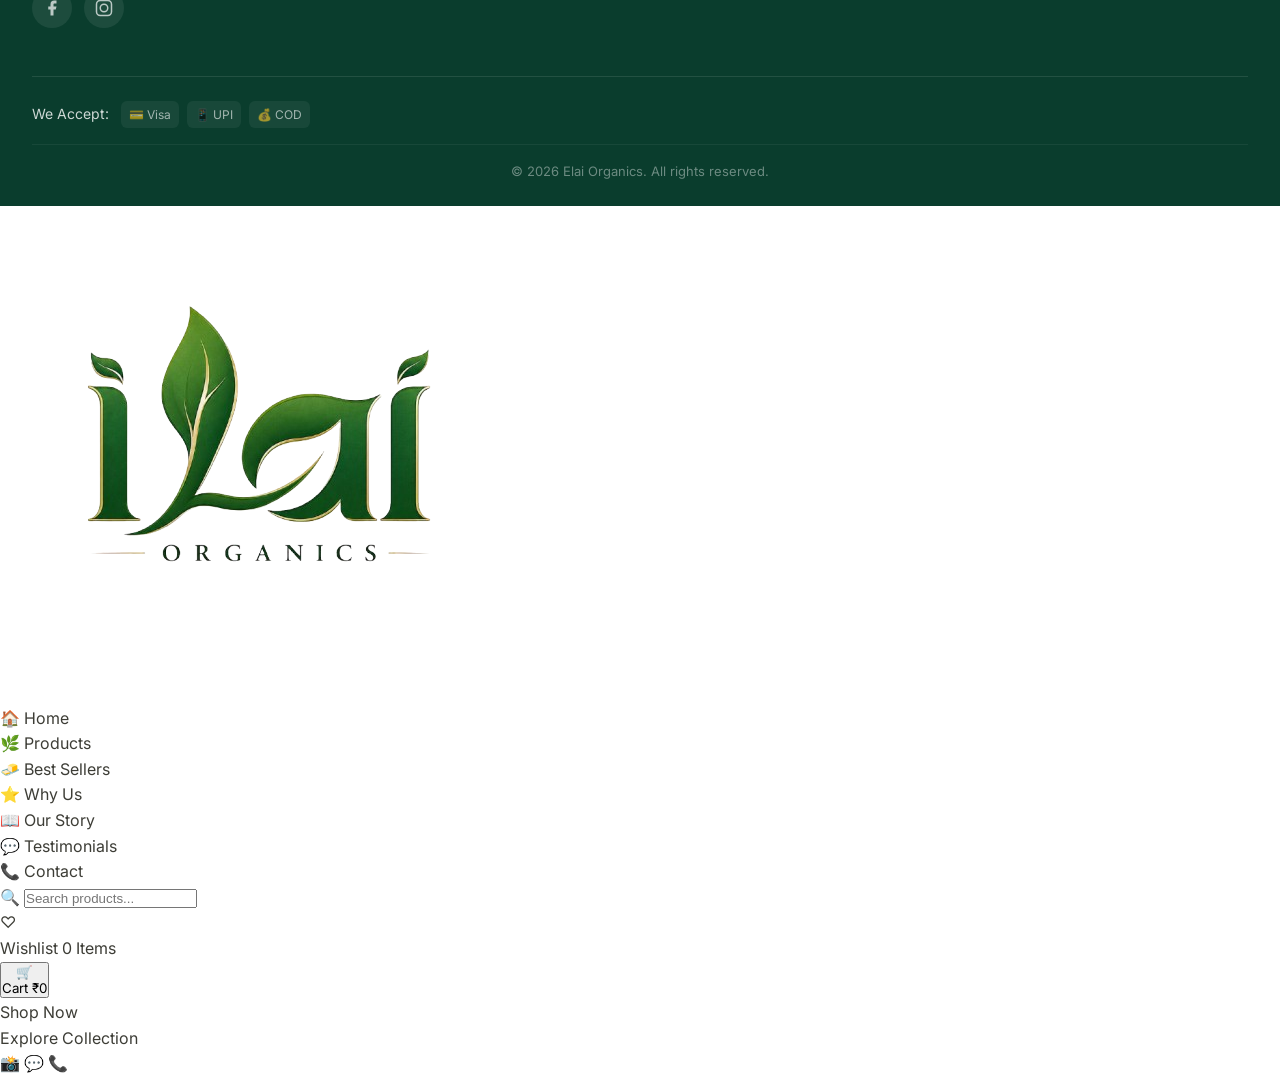
<file: shop.html>
<!DOCTYPE html>
<html lang="en">
<head>
  <meta charset="UTF-8">
  <meta name="viewport" content="width=device-width, initial-scale=1.0">
  <meta name="description" content="Shop premium organic products from Elai Organics — A2 Ghee, Cold-Pressed Oils, and more. 100% natural, traditionally crafted.">
  <title>Shop | Elai Organics</title>
  <link rel="preconnect" href="https://fonts.googleapis.com">
  <link rel="preconnect" href="https://fonts.gstatic.com" crossorigin>
  <link href="https://fonts.googleapis.com/css2?family=Playfair+Display:ital,wght@0,400;0,500;0,600;0,700;0,800;1,400;1,500&family=Lora:ital,wght@0,400;0,500;0,600;0,700;1,400&family=Inter:wght@300;400;500;600;700&display=swap" rel="stylesheet">
  <link rel="stylesheet" href="css/style.css">
  <link rel="stylesheet" href="css/responsive.css">
  <link rel="stylesheet" href="css/mobile-nav.css">
</head>
<body>
  <!-- TOP BAR -->
  <div class="top-bar">
    <div class="top-bar__inner">
      <span class="top-bar__item">🌿 100% Natural</span>
      <span class="top-bar__item">🏺 Traditional Methods</span>
      <span class="top-bar__item">🛡️ No Preservatives</span>
      <span class="top-bar__item">🇮🇳 Made in India</span>
      <span class="top-bar__item">🚚 Delivery Across India</span>
      <span class="top-bar__item">🌿 100% Natural</span>
      <span class="top-bar__item">🏺 Traditional Methods</span>
      <span class="top-bar__item">🛡️ No Preservatives</span>
    </div>
  </div>

  <!-- HEADER -->
  <header class="header" id="header">
    <div class="header__inner">
      <a href="index.html" class="logo"><img src="images/logo.png" alt="Elai Organics" class="logo__image"></a>
      <div class="nav-overlay" id="navOverlay"></div>
      <nav class="nav" id="mainNav">
        <ul class="nav__list">
          <li><a href="index.html" class="nav__link">Home</a></li>
          <li><a href="shop.html" class="nav__link nav__link--active">Shop</a></li>
          <li><a href="categories.html" class="nav__link">Categories</a></li>
          <li><a href="about.html" class="nav__link">About</a></li>
          <li><a href="contact.html" class="nav__link">Contact</a></li>
        </ul>
      </nav>
      <div class="header__actions">
        <button class="action-btn" id="searchBtn" aria-label="Search"><svg viewBox="0 0 24 24" fill="none" stroke="currentColor" stroke-width="2"><circle cx="11" cy="11" r="8"/><line x1="21" y1="21" x2="16.65" y2="16.65"/></svg></button>
        <a href="wishlist.html" class="action-btn" aria-label="Wishlist"><svg viewBox="0 0 24 24" fill="none" stroke="currentColor" stroke-width="2"><path d="M20.84 4.61a5.5 5.5 0 00-7.78 0L12 5.67l-1.06-1.06a5.5 5.5 0 00-7.78 7.78l1.06 1.06L12 21.23l7.78-7.78 1.06-1.06a5.5 5.5 0 000-7.78z"/></svg></a>
        <button class="action-btn action-btn--cart" id="cartBtn" aria-label="Cart"><svg viewBox="0 0 24 24" fill="none" stroke="currentColor" stroke-width="2"><circle cx="9" cy="21" r="1"/><circle cx="20" cy="21" r="1"/><path d="M1 1h4l2.68 13.39a2 2 0 002 1.61h9.72a2 2 0 002-1.61L23 6H6"/></svg><span class="cart-count" id="cartCount">0</span></button>
        <a href="profile.html" class="action-btn" aria-label="Account"><svg viewBox="0 0 24 24" fill="none" stroke="currentColor" stroke-width="2"><path d="M20 21v-2a4 4 0 00-4-4H8a4 4 0 00-4 4v2"/><circle cx="12" cy="7" r="4"/></svg></a>
        <button class="hamburger-apple" id="hamburger-apple" aria-label="Toggle menu">
          <span class="line line-top"></span>
          <span class="line line-middle"></span>
          <span class="line line-bottom"></span>
        </button>
      </div>
    </div>
  </header>

  <div id="page-container">

  <!-- PAGE HEADER -->
  <div class="page-header">
    <div class="container">
      <ul class="breadcrumb">
        <li><a href="index.html">Home</a></li>
        <li><span class="current">Shop</span></li>
      </ul>
      <h1 class="page-header__title">All Products</h1>
      <p class="page-header__desc">Explore our complete range of premium organic products</p>
    </div>
  </div>

  <!-- SHOP CONTENT -->
  <section class="shop-page">
    <div class="container">
      <div class="shop-page__layout">
        <!-- Sidebar Filters -->
        <aside class="shop-sidebar">
          <div class="filter-section">
            <h3 class="filter-section__title">Categories</h3>
            <label class="filter-option"><input type="checkbox" checked> All Products <span class="filter-option__count">(12)</span></label>
            <label class="filter-option"><input type="checkbox" data-cat="ghee"> A2 Ghee <span class="filter-option__count">(3)</span></label>
            <label class="filter-option"><input type="checkbox" data-cat="groundnut"> Groundnut Oil <span class="filter-option__count">(3)</span></label>
            <label class="filter-option"><input type="checkbox" data-cat="sesame"> Sesame Oil <span class="filter-option__count">(3)</span></label>
            <label class="filter-option"><input type="checkbox" data-cat="coconut"> Coconut Oil <span class="filter-option__count">(3)</span></label>
          </div>
          <div class="filter-section">
            <h3 class="filter-section__title">Price Range</h3>
            <div class="price-range">
              <div class="price-range__inputs">
                <input type="number" placeholder="₹ Min" value="0">
                <span>—</span>
                <input type="number" placeholder="₹ Max" value="2000">
              </div>
              <button class="btn btn--outline btn--sm btn--full">Apply Filter</button>
            </div>
          </div>
          <div class="filter-section">
            <h3 class="filter-section__title">Rating</h3>
            <label class="filter-option"><input type="checkbox"> ★★★★★ & Up</label>
            <label class="filter-option"><input type="checkbox"> ★★★★☆ & Up</label>
            <label class="filter-option"><input type="checkbox"> ★★★☆☆ & Up</label>
          </div>
        </aside>

        <!-- Products Grid -->
        <div>
          <div class="shop-page__header">
            <span class="shop-page__count">Showing 12 products</span>
            <div class="shop-page__sort">
              <label>Sort by:</label>
              <select>
                <option>Featured</option>
                <option>Price: Low to High</option>
                <option>Price: High to Low</option>
                <option>Newest</option>
                <option>Best Selling</option>
              </select>
            </div>
          </div>
          <div class="products__grid" id="shopGrid">
            <!-- Product 1 -->
            <div class="product-card" data-category="ghee" data-name="A2 Bilona Ghee" data-price="999" data-image="images/ghee-jar.jpg">
              <div class="product-card__badge">Bestseller</div>
              <button class="product-card__wishlist" aria-label="Add to wishlist"><svg viewBox="0 0 24 24" fill="none" stroke="currentColor" stroke-width="2"><path d="M20.84 4.61a5.5 5.5 0 00-7.78 0L12 5.67l-1.06-1.06a5.5 5.5 0 00-7.78 7.78l1.06 1.06L12 21.23l7.78-7.78 1.06-1.06a5.5 5.5 0 000-7.78z"/></svg></button>
              <div class="product-card__img-wrap">
                <img src="images/ghee-jar.jpg" alt="A2 Bilona Ghee" class="product-card__image" loading="lazy">
                <div class="product-card__quick-view"><button class="btn btn--white btn--sm quick-view-btn">Quick View</button></div>
              </div>
              <div class="product-card__body">
                <span class="product-card__tag">500ml</span>
                <h3 class="product-card__name">A2 Bilona Ghee</h3>
                <p class="product-card__desc">Hand-churned from desi cow's curd using the traditional Bilona method.</p>
                <div class="product-card__rating"><span class="stars">★★★★★</span><span class="rating-count">(230)</span></div>
                <span class="product-card__stock product-card__stock--in">● In Stock</span>
                <div class="product-card__footer">
                  <div class="product-card__pricing"><span class="price--new">₹999</span><span class="price--old">₹1,299</span></div>
                  <button class="product-card__cart-btn add-to-cart-btn" aria-label="Add to cart"><svg viewBox="0 0 24 24" fill="none" stroke="currentColor" stroke-width="2"><path d="M6 2L3 6v14a2 2 0 002 2h14a2 2 0 002-2V6l-3-4z"/><line x1="3" y1="6" x2="21" y2="6"/><path d="M16 10a4 4 0 01-8 0"/></svg></button>
                </div>
              </div>
            </div>
            <!-- Product 2 -->
            <div class="product-card" data-category="ghee" data-name="A2 Gir Cow Ghee" data-price="1199" data-image="images/a2-gir-cow-ghee.jpg">
              <div class="product-card__badge product-card__badge--premium">Premium</div>
              <button class="product-card__wishlist" aria-label="Add to wishlist"><svg viewBox="0 0 24 24" fill="none" stroke="currentColor" stroke-width="2"><path d="M20.84 4.61a5.5 5.5 0 00-7.78 0L12 5.67l-1.06-1.06a5.5 5.5 0 00-7.78 7.78l1.06 1.06L12 21.23l7.78-7.78 1.06-1.06a5.5 5.5 0 000-7.78z"/></svg></button>
              <div class="product-card__img-wrap">
                <img src="images/a2-gir-cow-ghee.jpg" alt="A2 Gir Cow Ghee" class="product-card__image" loading="lazy">
                <div class="product-card__quick-view"><button class="btn btn--white btn--sm quick-view-btn">Quick View</button></div>
              </div>
              <div class="product-card__body">
                <span class="product-card__tag">500ml</span>
                <h3 class="product-card__name">A2 Gir Cow Ghee</h3>
                <p class="product-card__desc">Premium Gir cow ghee, crafted using traditional Bilona method.</p>
                <div class="product-card__rating"><span class="stars">★★★★★</span><span class="rating-count">(187)</span></div>
                <span class="product-card__stock product-card__stock--low">● Only 5 left</span>
                <div class="product-card__footer">
                  <div class="product-card__pricing"><span class="price--new">₹1,199</span><span class="price--old">₹1,499</span></div>
                  <button class="product-card__cart-btn add-to-cart-btn" aria-label="Add to cart"><svg viewBox="0 0 24 24" fill="none" stroke="currentColor" stroke-width="2"><path d="M6 2L3 6v14a2 2 0 002 2h14a2 2 0 002-2V6l-3-4z"/><line x1="3" y1="6" x2="21" y2="6"/><path d="M16 10a4 4 0 01-8 0"/></svg></button>
                </div>
              </div>
            </div>
            <!-- Product 3 -->
            <div class="product-card" data-category="ghee" data-name="Desi Cow Ghee" data-price="849" data-image="images/desi-ghee.jpg">
              <div class="product-card__badge product-card__badge--new">New</div>
              <button class="product-card__wishlist" aria-label="Add to wishlist"><svg viewBox="0 0 24 24" fill="none" stroke="currentColor" stroke-width="2"><path d="M20.84 4.61a5.5 5.5 0 00-7.78 0L12 5.67l-1.06-1.06a5.5 5.5 0 00-7.78 7.78l1.06 1.06L12 21.23l7.78-7.78 1.06-1.06a5.5 5.5 0 000-7.78z"/></svg></button>
              <div class="product-card__img-wrap">
                <img src="images/desi-ghee.jpg" alt="Desi Cow Ghee" class="product-card__image" loading="lazy">
                <div class="product-card__quick-view"><button class="btn btn--white btn--sm quick-view-btn">Quick View</button></div>
              </div>
              <div class="product-card__body">
                <span class="product-card__tag">250ml</span>
                <h3 class="product-card__name">Desi Cow Ghee</h3>
                <p class="product-card__desc">Traditional desi ghee made from pure cow's milk. Rich and aromatic.</p>
                <div class="product-card__rating"><span class="stars">★★★★☆</span><span class="rating-count">(154)</span></div>
                <span class="product-card__stock product-card__stock--in">● In Stock</span>
                <div class="product-card__footer">
                  <div class="product-card__pricing"><span class="price--new">₹849</span><span class="price--old">₹999</span></div>
                  <button class="product-card__cart-btn add-to-cart-btn" aria-label="Add to cart"><svg viewBox="0 0 24 24" fill="none" stroke="currentColor" stroke-width="2"><path d="M6 2L3 6v14a2 2 0 002 2h14a2 2 0 002-2V6l-3-4z"/><line x1="3" y1="6" x2="21" y2="6"/><path d="M16 10a4 4 0 01-8 0"/></svg></button>
                </div>
              </div>
            </div>
            <!-- Product 4 - Groundnut Oil Dark -->
            <div class="product-card" data-category="groundnut" data-name="Unrefined Groundnut Oil 500ml" data-price="449" data-image="images/WhatsApp Unknown 2026-06-15 at 7.49.19 PM/WhatsApp Image 2026-06-15 at 3.02.28 PM (1).jpeg">
              <div class="product-card__badge product-card__badge--organic">Organic</div>
              <button class="product-card__wishlist" aria-label="Add to wishlist"><svg viewBox="0 0 24 24" fill="none" stroke="currentColor" stroke-width="2"><path d="M20.84 4.61a5.5 5.5 0 00-7.78 0L12 5.67l-1.06-1.06a5.5 5.5 0 00-7.78 7.78l1.06 1.06L12 21.23l7.78-7.78 1.06-1.06a5.5 5.5 0 000-7.78z"/></svg></button>
              <div class="product-card__img-wrap">
                <img src="images/WhatsApp Unknown 2026-06-15 at 7.49.19 PM/WhatsApp Image 2026-06-15 at 3.02.28 PM (1).jpeg" alt="Unrefined Groundnut Oil" class="product-card__image" loading="lazy">
                <div class="product-card__quick-view"><button class="btn btn--white btn--sm quick-view-btn">Quick View</button></div>
              </div>
              <div class="product-card__body">
                <span class="product-card__tag">500ml</span>
                <h3 class="product-card__name">Unrefined Groundnut Oil</h3>
                <p class="product-card__desc">Cold pressed, 100% natural A1 grade groundnuts. Straight from nature.</p>
                <div class="product-card__rating"><span class="stars">★★★★★</span><span class="rating-count">(425)</span></div>
                <span class="product-card__stock product-card__stock--in">● In Stock</span>
                <div class="product-card__footer">
                  <div class="product-card__pricing"><span class="price--new">₹449</span><span class="price--old">₹599</span></div>
                  <button class="product-card__cart-btn add-to-cart-btn" aria-label="Add to cart"><svg viewBox="0 0 24 24" fill="none" stroke="currentColor" stroke-width="2"><path d="M6 2L3 6v14a2 2 0 002 2h14a2 2 0 002-2V6l-3-4z"/><line x1="3" y1="6" x2="21" y2="6"/><path d="M16 10a4 4 0 01-8 0"/></svg></button>
                </div>
              </div>
            </div>
            <!-- Product 5 - Groundnut Oil Gold -->
            <div class="product-card" data-category="groundnut" data-name="Unrefined Groundnut Oil 1L" data-price="799" data-image="images/WhatsApp Unknown 2026-06-15 at 7.49.19 PM/WhatsApp Image 2026-06-15 at 3.02.27 PM (2).jpeg">
              <button class="product-card__wishlist" aria-label="Add to wishlist"><svg viewBox="0 0 24 24" fill="none" stroke="currentColor" stroke-width="2"><path d="M20.84 4.61a5.5 5.5 0 00-7.78 0L12 5.67l-1.06-1.06a5.5 5.5 0 00-7.78 7.78l1.06 1.06L12 21.23l7.78-7.78 1.06-1.06a5.5 5.5 0 000-7.78z"/></svg></button>
              <div class="product-card__img-wrap">
                <img src="images/WhatsApp Unknown 2026-06-15 at 7.49.19 PM/WhatsApp Image 2026-06-15 at 3.02.27 PM (2).jpeg" alt="Unrefined Groundnut Oil 1L" class="product-card__image" loading="lazy">
                <div class="product-card__quick-view"><button class="btn btn--white btn--sm quick-view-btn">Quick View</button></div>
              </div>
              <div class="product-card__body">
                <span class="product-card__tag">1 Litre</span>
                <h3 class="product-card__name">Unrefined Groundnut Oil</h3>
                <p class="product-card__desc">Family pack — cold pressed groundnut oil for everyday cooking.</p>
                <div class="product-card__rating"><span class="stars">★★★★★</span><span class="rating-count">(312)</span></div>
                <span class="product-card__stock product-card__stock--in">● In Stock</span>
                <div class="product-card__footer">
                  <div class="product-card__pricing"><span class="price--new">₹799</span><span class="price--old">₹999</span></div>
                  <button class="product-card__cart-btn add-to-cart-btn" aria-label="Add to cart"><svg viewBox="0 0 24 24" fill="none" stroke="currentColor" stroke-width="2"><path d="M6 2L3 6v14a2 2 0 002 2h14a2 2 0 002-2V6l-3-4z"/><line x1="3" y1="6" x2="21" y2="6"/><path d="M16 10a4 4 0 01-8 0"/></svg></button>
                </div>
              </div>
            </div>
            <!-- Product 6 - Groundnut Oil Sage -->
            <div class="product-card" data-category="groundnut" data-name="Cold-Pressed Groundnut Oil" data-price="349" data-image="images/WhatsApp Unknown 2026-06-15 at 7.49.19 PM/WhatsApp Image 2026-06-15 at 3.02.27 PM (1).jpeg">
              <div class="product-card__badge product-card__badge--sale">-20%</div>
              <button class="product-card__wishlist" aria-label="Add to wishlist"><svg viewBox="0 0 24 24" fill="none" stroke="currentColor" stroke-width="2"><path d="M20.84 4.61a5.5 5.5 0 00-7.78 0L12 5.67l-1.06-1.06a5.5 5.5 0 00-7.78 7.78l1.06 1.06L12 21.23l7.78-7.78 1.06-1.06a5.5 5.5 0 000-7.78z"/></svg></button>
              <div class="product-card__img-wrap">
                <img src="images/WhatsApp Unknown 2026-06-15 at 7.49.19 PM/WhatsApp Image 2026-06-15 at 3.02.27 PM (1).jpeg" alt="Cold-Pressed Groundnut Oil" class="product-card__image" loading="lazy">
                <div class="product-card__quick-view"><button class="btn btn--white btn--sm quick-view-btn">Quick View</button></div>
              </div>
              <div class="product-card__body">
                <span class="product-card__tag">500ml</span>
                <h3 class="product-card__name">Cold-Pressed Groundnut Oil</h3>
                <p class="product-card__desc">Pure, cold pressed groundnut oil — perfect for traditional cooking.</p>
                <div class="product-card__rating"><span class="stars">★★★★☆</span><span class="rating-count">(198)</span></div>
                <span class="product-card__stock product-card__stock--in">● In Stock</span>
                <div class="product-card__footer">
                  <div class="product-card__pricing"><span class="price--new">₹349</span><span class="price--old">₹449</span></div>
                  <button class="product-card__cart-btn add-to-cart-btn" aria-label="Add to cart"><svg viewBox="0 0 24 24" fill="none" stroke="currentColor" stroke-width="2"><path d="M6 2L3 6v14a2 2 0 002 2h14a2 2 0 002-2V6l-3-4z"/><line x1="3" y1="6" x2="21" y2="6"/><path d="M16 10a4 4 0 01-8 0"/></svg></button>
                </div>
              </div>
            </div>
            <!-- Product 7 - Coconut Oil Dark -->
            <div class="product-card" data-category="coconut" data-name="Refined Coconut Oil 1L" data-price="549" data-image="images/WhatsApp Unknown 2026-06-15 at 7.49.19 PM/WhatsApp Image 2026-06-15 at 3.02.26 PM (1).jpeg">
              <div class="product-card__badge product-card__badge--new">New</div>
              <button class="product-card__wishlist" aria-label="Add to wishlist"><svg viewBox="0 0 24 24" fill="none" stroke="currentColor" stroke-width="2"><path d="M20.84 4.61a5.5 5.5 0 00-7.78 0L12 5.67l-1.06-1.06a5.5 5.5 0 00-7.78 7.78l1.06 1.06L12 21.23l7.78-7.78 1.06-1.06a5.5 5.5 0 000-7.78z"/></svg></button>
              <div class="product-card__img-wrap">
                <img src="images/WhatsApp Unknown 2026-06-15 at 7.49.19 PM/WhatsApp Image 2026-06-15 at 3.02.26 PM (1).jpeg" alt="Refined Coconut Oil 1L" class="product-card__image" loading="lazy">
                <div class="product-card__quick-view"><button class="btn btn--white btn--sm quick-view-btn">Quick View</button></div>
              </div>
              <div class="product-card__body">
                <span class="product-card__tag">1 Litre</span>
                <h3 class="product-card__name">Refined Coconut Oil</h3>
                <p class="product-card__desc">100% natural, wood cold-pressed from unroasted premium coconuts.</p>
                <div class="product-card__rating"><span class="stars">★★★★★</span><span class="rating-count">(270)</span></div>
                <span class="product-card__stock product-card__stock--in">● In Stock</span>
                <div class="product-card__footer">
                  <div class="product-card__pricing"><span class="price--new">₹549</span><span class="price--old">₹699</span></div>
                  <button class="product-card__cart-btn add-to-cart-btn" aria-label="Add to cart"><svg viewBox="0 0 24 24" fill="none" stroke="currentColor" stroke-width="2"><path d="M6 2L3 6v14a2 2 0 002 2h14a2 2 0 002-2V6l-3-4z"/><line x1="3" y1="6" x2="21" y2="6"/><path d="M16 10a4 4 0 01-8 0"/></svg></button>
                </div>
              </div>
            </div>
            <!-- Product 8 - Coconut Oil Beige -->
            <div class="product-card" data-category="coconut" data-name="Virgin Coconut Oil 500ml" data-price="399" data-image="images/WhatsApp Unknown 2026-06-15 at 7.49.19 PM/WhatsApp Image 2026-06-15 at 3.02.25 PM (2).jpeg">
              <button class="product-card__wishlist" aria-label="Add to wishlist"><svg viewBox="0 0 24 24" fill="none" stroke="currentColor" stroke-width="2"><path d="M20.84 4.61a5.5 5.5 0 00-7.78 0L12 5.67l-1.06-1.06a5.5 5.5 0 00-7.78 7.78l1.06 1.06L12 21.23l7.78-7.78 1.06-1.06a5.5 5.5 0 000-7.78z"/></svg></button>
              <div class="product-card__img-wrap">
                <img src="images/WhatsApp Unknown 2026-06-15 at 7.49.19 PM/WhatsApp Image 2026-06-15 at 3.02.25 PM (2).jpeg" alt="Virgin Coconut Oil" class="product-card__image" loading="lazy">
                <div class="product-card__quick-view"><button class="btn btn--white btn--sm quick-view-btn">Quick View</button></div>
              </div>
              <div class="product-card__body">
                <span class="product-card__tag">500ml</span>
                <h3 class="product-card__name">Virgin Coconut Oil</h3>
                <p class="product-card__desc">Pure virgin coconut oil — ideal for cooking, skin care, and hair.</p>
                <div class="product-card__rating"><span class="stars">★★★★☆</span><span class="rating-count">(165)</span></div>
                <span class="product-card__stock product-card__stock--in">● In Stock</span>
                <div class="product-card__footer">
                  <div class="product-card__pricing"><span class="price--new">₹399</span><span class="price--old">₹499</span></div>
                  <button class="product-card__cart-btn add-to-cart-btn" aria-label="Add to cart"><svg viewBox="0 0 24 24" fill="none" stroke="currentColor" stroke-width="2"><path d="M6 2L3 6v14a2 2 0 002 2h14a2 2 0 002-2V6l-3-4z"/><line x1="3" y1="6" x2="21" y2="6"/><path d="M16 10a4 4 0 01-8 0"/></svg></button>
                </div>
              </div>
            </div>
            <!-- Product 9 - Coconut Oil Mocha -->
            <div class="product-card" data-category="coconut" data-name="Premium Coconut Oil" data-price="649" data-image="images/WhatsApp Unknown 2026-06-15 at 7.49.19 PM/WhatsApp Image 2026-06-15 at 3.02.24 PM (1).jpeg">
              <div class="product-card__badge product-card__badge--premium">Premium</div>
              <button class="product-card__wishlist" aria-label="Add to wishlist"><svg viewBox="0 0 24 24" fill="none" stroke="currentColor" stroke-width="2"><path d="M20.84 4.61a5.5 5.5 0 00-7.78 0L12 5.67l-1.06-1.06a5.5 5.5 0 00-7.78 7.78l1.06 1.06L12 21.23l7.78-7.78 1.06-1.06a5.5 5.5 0 000-7.78z"/></svg></button>
              <div class="product-card__img-wrap">
                <img src="images/WhatsApp Unknown 2026-06-15 at 7.49.19 PM/WhatsApp Image 2026-06-15 at 3.02.24 PM (1).jpeg" alt="Premium Coconut Oil" class="product-card__image" loading="lazy">
                <div class="product-card__quick-view"><button class="btn btn--white btn--sm quick-view-btn">Quick View</button></div>
              </div>
              <div class="product-card__body">
                <span class="product-card__tag">1 Litre</span>
                <h3 class="product-card__name">Premium Coconut Oil</h3>
                <p class="product-card__desc">Premium grade coconut oil for the most discerning families.</p>
                <div class="product-card__rating"><span class="stars">★★★★★</span><span class="rating-count">(89)</span></div>
                <span class="product-card__stock product-card__stock--in">● In Stock</span>
                <div class="product-card__footer">
                  <div class="product-card__pricing"><span class="price--new">₹649</span><span class="price--old">₹849</span></div>
                  <button class="product-card__cart-btn add-to-cart-btn" aria-label="Add to cart"><svg viewBox="0 0 24 24" fill="none" stroke="currentColor" stroke-width="2"><path d="M6 2L3 6v14a2 2 0 002 2h14a2 2 0 002-2V6l-3-4z"/><line x1="3" y1="6" x2="21" y2="6"/><path d="M16 10a4 4 0 01-8 0"/></svg></button>
                </div>
              </div>
            </div>
            <!-- Product 10 - Sesame Oil Sage -->
            <div class="product-card" data-category="sesame" data-name="Refined Sesame Oil 500ml" data-price="399" data-image="images/WhatsApp Unknown 2026-06-15 at 7.49.19 PM/WhatsApp Image 2026-06-15 at 3.02.24 PM.jpeg">
              <div class="product-card__badge product-card__badge--sale">-25%</div>
              <button class="product-card__wishlist" aria-label="Add to wishlist"><svg viewBox="0 0 24 24" fill="none" stroke="currentColor" stroke-width="2"><path d="M20.84 4.61a5.5 5.5 0 00-7.78 0L12 5.67l-1.06-1.06a5.5 5.5 0 00-7.78 7.78l1.06 1.06L12 21.23l7.78-7.78 1.06-1.06a5.5 5.5 0 000-7.78z"/></svg></button>
              <div class="product-card__img-wrap">
                <img src="images/WhatsApp Unknown 2026-06-15 at 7.49.19 PM/WhatsApp Image 2026-06-15 at 3.02.24 PM.jpeg" alt="Refined Sesame Oil" class="product-card__image" loading="lazy">
                <div class="product-card__quick-view"><button class="btn btn--white btn--sm quick-view-btn">Quick View</button></div>
              </div>
              <div class="product-card__body">
                <span class="product-card__tag">500ml</span>
                <h3 class="product-card__name">Refined Sesame Oil</h3>
                <p class="product-card__desc">100% natural, wood cold pressed from premium sesame seeds.</p>
                <div class="product-card__rating"><span class="stars">★★★★★</span><span class="rating-count">(310)</span></div>
                <span class="product-card__stock product-card__stock--in">● In Stock</span>
                <div class="product-card__footer">
                  <div class="product-card__pricing"><span class="price--new">₹399</span><span class="price--old">₹549</span></div>
                  <button class="product-card__cart-btn add-to-cart-btn" aria-label="Add to cart"><svg viewBox="0 0 24 24" fill="none" stroke="currentColor" stroke-width="2"><path d="M6 2L3 6v14a2 2 0 002 2h14a2 2 0 002-2V6l-3-4z"/><line x1="3" y1="6" x2="21" y2="6"/><path d="M16 10a4 4 0 01-8 0"/></svg></button>
                </div>
              </div>
            </div>
            <!-- Product 11 - Sesame Oil Beige -->
            <div class="product-card" data-category="sesame" data-name="Cold-Pressed Sesame Oil 1L" data-price="699" data-image="images/WhatsApp Unknown 2026-06-15 at 7.49.19 PM/WhatsApp Image 2026-06-15 at 3.02.23 PM (1).jpeg">
              <button class="product-card__wishlist" aria-label="Add to wishlist"><svg viewBox="0 0 24 24" fill="none" stroke="currentColor" stroke-width="2"><path d="M20.84 4.61a5.5 5.5 0 00-7.78 0L12 5.67l-1.06-1.06a5.5 5.5 0 00-7.78 7.78l1.06 1.06L12 21.23l7.78-7.78 1.06-1.06a5.5 5.5 0 000-7.78z"/></svg></button>
              <div class="product-card__img-wrap">
                <img src="images/WhatsApp Unknown 2026-06-15 at 7.49.19 PM/WhatsApp Image 2026-06-15 at 3.02.23 PM (1).jpeg" alt="Cold-Pressed Sesame Oil 1L" class="product-card__image" loading="lazy">
                <div class="product-card__quick-view"><button class="btn btn--white btn--sm quick-view-btn">Quick View</button></div>
              </div>
              <div class="product-card__body">
                <span class="product-card__tag">1 Litre</span>
                <h3 class="product-card__name">Cold-Pressed Sesame Oil</h3>
                <p class="product-card__desc">Family size — traditional gingelly oil for South Indian cooking.</p>
                <div class="product-card__rating"><span class="stars">★★★★★</span><span class="rating-count">(245)</span></div>
                <span class="product-card__stock product-card__stock--in">● In Stock</span>
                <div class="product-card__footer">
                  <div class="product-card__pricing"><span class="price--new">₹699</span><span class="price--old">₹899</span></div>
                  <button class="product-card__cart-btn add-to-cart-btn" aria-label="Add to cart"><svg viewBox="0 0 24 24" fill="none" stroke="currentColor" stroke-width="2"><path d="M6 2L3 6v14a2 2 0 002 2h14a2 2 0 002-2V6l-3-4z"/><line x1="3" y1="6" x2="21" y2="6"/><path d="M16 10a4 4 0 01-8 0"/></svg></button>
                </div>
              </div>
            </div>
            <!-- Product 12 - Sesame Oil Dark -->
            <div class="product-card" data-category="sesame" data-name="Premium Sesame Oil" data-price="549" data-image="images/WhatsApp Unknown 2026-06-15 at 7.49.19 PM/WhatsApp Image 2026-06-15 at 3.02.23 PM.jpeg">
              <div class="product-card__badge product-card__badge--organic">Organic</div>
              <button class="product-card__wishlist" aria-label="Add to wishlist"><svg viewBox="0 0 24 24" fill="none" stroke="currentColor" stroke-width="2"><path d="M20.84 4.61a5.5 5.5 0 00-7.78 0L12 5.67l-1.06-1.06a5.5 5.5 0 00-7.78 7.78l1.06 1.06L12 21.23l7.78-7.78 1.06-1.06a5.5 5.5 0 000-7.78z"/></svg></button>
              <div class="product-card__img-wrap">
                <img src="images/WhatsApp Unknown 2026-06-15 at 7.49.19 PM/WhatsApp Image 2026-06-15 at 3.02.23 PM.jpeg" alt="Premium Sesame Oil" class="product-card__image" loading="lazy">
                <div class="product-card__quick-view"><button class="btn btn--white btn--sm quick-view-btn">Quick View</button></div>
              </div>
              <div class="product-card__body">
                <span class="product-card__tag">500ml</span>
                <h3 class="product-card__name">Premium Sesame Oil</h3>
                <p class="product-card__desc">Organic sesame oil — extracted from unroasted premium sesame seeds.</p>
                <div class="product-card__rating"><span class="stars">★★★★★</span><span class="rating-count">(176)</span></div>
                <span class="product-card__stock product-card__stock--in">● In Stock</span>
                <div class="product-card__footer">
                  <div class="product-card__pricing"><span class="price--new">₹549</span><span class="price--old">₹699</span></div>
                  <button class="product-card__cart-btn add-to-cart-btn" aria-label="Add to cart"><svg viewBox="0 0 24 24" fill="none" stroke="currentColor" stroke-width="2"><path d="M6 2L3 6v14a2 2 0 002 2h14a2 2 0 002-2V6l-3-4z"/><line x1="3" y1="6" x2="21" y2="6"/><path d="M16 10a4 4 0 01-8 0"/></svg></button>
                </div>
              </div>
            </div>
          </div>
          <!-- Pagination -->
          <div class="pagination">
            <a href="#" class="pagination__btn pagination__btn--arrow"><svg viewBox="0 0 24 24" fill="none" stroke="currentColor" stroke-width="2"><polyline points="15 18 9 12 15 6"/></svg></a>
            <a href="#" class="pagination__btn pagination__btn--active">1</a>
            <a href="#" class="pagination__btn">2</a>
            <a href="#" class="pagination__btn">3</a>
            <a href="#" class="pagination__btn pagination__btn--arrow"><svg viewBox="0 0 24 24" fill="none" stroke="currentColor" stroke-width="2"><polyline points="9 18 15 12 9 6"/></svg></a>
          </div>
        </div>
      </div>
    </div>
  </section>

  <!-- FOOTER -->
  <footer class="footer">
    <div class="container">
      <div class="footer__grid">
        <div class="footer__brand">
          <a href="index.html" class="logo logo--footer"><img src="images/logo.png" alt="Elai Organics" class="logo__image"></a>
          <p class="footer__about">Tradition Crafted. Naturally Nourishing. Premium organic products crafted using traditional Indian methods.</p>
          <div class="footer__social">
            <a href="#" class="social-link" aria-label="Facebook"><svg viewBox="0 0 24 24" fill="currentColor"><path d="M18 2h-3a5 5 0 00-5 5v3H7v4h3v8h4v-8h3l1-4h-4V7a1 1 0 011-1h3z"/></svg></a>
            <a href="#" class="social-link" aria-label="Instagram"><svg viewBox="0 0 24 24" fill="none" stroke="currentColor" stroke-width="2"><rect x="2" y="2" width="20" height="20" rx="5"/><circle cx="12" cy="12" r="5"/></svg></a>
          </div>
        </div>
        <div class="footer__col"><h4 class="footer__heading">Shop</h4><ul class="footer__links"><li><a href="shop.html">All Products</a></li><li><a href="categories.html">Categories</a></li></ul></div>
        <div class="footer__col"><h4 class="footer__heading">Company</h4><ul class="footer__links"><li><a href="about.html">About Us</a></li><li><a href="contact.html">Contact</a></li></ul></div>
        <div class="footer__col"><h4 class="footer__heading">Support</h4><ul class="footer__links"><li><a href="orders.html">Track Order</a></li><li><a href="contact.html">Help</a></li></ul></div>
        <div class="footer__col footer__newsletter"><h4 class="footer__heading">Newsletter</h4><p>Get updates on new products & offers.</p><form class="newsletter-form"><input type="email" placeholder="Your email" required><button type="submit" class="btn btn--primary btn--sm">Go</button></form></div>
      </div>
      <div class="footer__bottom">
        <div class="footer__payments"><span>We Accept:</span><div class="payment-icons"><span class="payment-icon">💳 Visa</span><span class="payment-icon">📱 UPI</span><span class="payment-icon">💰 COD</span></div></div>
        <p class="footer__copy">&copy; 2026 Elai Organics. All rights reserved.</p>
      </div>
    </div>
  </footer>
  </div> <!-- end #page-container -->

  <!-- CART DRAWER -->
  <div class="cart-drawer-overlay" id="cartOverlay"></div>
  <aside class="cart-drawer" id="cartDrawer">
    <div class="cart-drawer__header"><h3 class="cart-drawer__title">Shopping Cart</h3><button class="cart-drawer__close" id="cartClose">&times;</button></div>
    <div class="cart-drawer__items" id="cartItems"><div class="cart-drawer__empty"><div class="cart-drawer__empty-icon">🛒</div><p>Your cart is empty</p></div></div>
    <div class="cart-drawer__footer" id="cartFooter" style="display:none;">
      <div class="cart-drawer__coupon"><input type="text" placeholder="Coupon code"><button class="btn btn--outline btn--sm">Apply</button></div>
      <div class="cart-drawer__summary">
        <div class="cart-drawer__summary-row"><span>Subtotal</span><span id="cartSubtotal">₹0</span></div>
        <div class="cart-drawer__summary-row"><span>Shipping</span><span>Free</span></div>
        <div class="cart-drawer__summary-row cart-drawer__summary-row--total"><span>Total</span><span id="cartTotal">₹0</span></div>
      </div>
      <a href="checkout.html" class="btn btn--primary btn--full btn--lg">Checkout</a>
    </div>
  </aside>

  <!-- SEARCH OVERLAY -->
  <div class="search-overlay" id="searchOverlay">
    <div class="search-overlay__inner">
      <button class="search-overlay__close" id="searchClose">&times;</button>
      <h3>Search Products</h3>
      <input type="text" class="search-overlay__input" placeholder="Search for ghee, oils..." id="searchInput">
      <p class="search-overlay__hint">Try: A2 Ghee, Groundnut Oil, Coconut Oil</p>
    </div>
  </div>

  <a href="https://wa.me/917010943545" class="whatsapp-float" target="_blank" rel="noopener" aria-label="Chat on WhatsApp">
    <svg viewBox="0 0 32 32" fill="#fff"><path d="M16.004 0h-.008C7.174 0 0 7.176 0 16.004c0 3.5 1.128 6.742 3.046 9.376L1.054 31.4l6.256-1.96a15.89 15.89 0 008.694 2.564C24.826 32 32 24.826 32 16.004 32 7.176 24.826 0 16.004 0zm9.31 22.606c-.39 1.1-2.292 2.106-3.162 2.2-.792.086-1.79.122-2.89-.18a26.42 26.42 0 01-2.614-1.014c-4.6-1.988-7.604-6.652-7.834-6.964-.23-.312-1.876-2.498-1.876-4.764s1.188-3.382 1.61-3.844c.422-.462.92-.578 1.226-.578.306 0 .612.002.878.016.282.014.662-.108.986.752.338.888 1.146 2.8 1.248 3.004.1.204.17.442.032.714-.136.272-.204.442-.408.68-.204.238-.428.532-.612.714-.204.204-.416.426-.178.836.238.41 1.058 1.748 2.272 2.832 1.562 1.394 2.878 1.826 3.288 2.03.41.204.65.17.888-.102.238-.272 1.02-1.19 1.292-1.598.272-.41.544-.34.918-.204.374.136 2.374 1.12 2.784 1.324.41.204.682.306.782.476.1.17.1.986-.29 2.086z"/></svg>
  </a>

  <!-- Floating Liquid Glass Panel Overlay -->
  <div class="apple-nav-overlay">
    <!-- Brand Header Logo -->
    <div class="apple-nav__header">
      <img src="images/logo.png" alt="Elai Organics" class="apple-nav__logo">
    </div>
    
    <!-- Navigation Capsules -->
    <nav aria-label="Mobile navigation menu">
      <ul class="apple-nav__list">
        <li class="apple-nav__item">
          <a href="index.html" class="apple-nav__link">
            <span class="apple-nav__link-icon">🏠</span>
            <span class="apple-nav__link-text">Home</span>
          </a>
        </li>
        <li class="apple-nav__item">
          <a href="shop.html" class="apple-nav__link apple-nav__link--active">
            <span class="apple-nav__link-icon">🌿</span>
            <span class="apple-nav__link-text">Products</span>
          </a>
        </li>
        <li class="apple-nav__item">
          <a href="shop.html" class="apple-nav__link">
            <span class="apple-nav__link-icon">🧈</span>
            <span class="apple-nav__link-text">Best Sellers</span>
          </a>
        </li>
        <li class="apple-nav__item">
          <a href="index.html#why-us" class="apple-nav__link">
            <span class="apple-nav__link-icon">⭐</span>
            <span class="apple-nav__link-text">Why Us</span>
          </a>
        </li>
        <li class="apple-nav__item">
          <a href="about.html" class="apple-nav__link">
            <span class="apple-nav__link-icon">📖</span>
            <span class="apple-nav__link-text">Our Story</span>
          </a>
        </li>
        <li class="apple-nav__item">
          <a href="index.html#testimonials" class="apple-nav__link">
            <span class="apple-nav__link-icon">💬</span>
            <span class="apple-nav__link-text">Testimonials</span>
          </a>
        </li>
        <li class="apple-nav__item">
          <a href="contact.html" class="apple-nav__link">
            <span class="apple-nav__link-icon">📞</span>
            <span class="apple-nav__link-text">Contact</span>
          </a>
        </li>
      </ul>
    </nav>
    
    <!-- Search Capsule -->
    <div class="apple-nav__search-container apple-nav__item">
      <form class="apple-nav__search-form" action="shop.html" method="GET">
        <span class="apple-nav__search-icon">🔍</span>
        <input type="text" name="search" class="apple-nav__search-input" placeholder="Search products..." aria-label="Search products">
      </form>
    </div>
    
    <!-- Premium Wishlist & Cart Cards -->
    <div class="apple-nav__cards apple-nav__item">
      <a href="wishlist.html" class="apple-nav__card apple-nav__card--wishlist">
        <span class="apple-nav__card-icon">♡</span>
        <div class="apple-nav__card-info">
          <span class="apple-nav__card-title">Wishlist</span>
          <span class="apple-nav__card-value" id="mobileWishlistCount">0 Items</span>
        </div>
      </a>
      <button class="apple-nav__card apple-nav__card--cart" id="mobileCartBtn">
        <span class="apple-nav__card-icon">🛒</span>
        <div class="apple-nav__card-info">
          <span class="apple-nav__card-title">Cart</span>
          <span class="apple-nav__card-value" id="mobileCartTotal">₹0</span>
        </div>
      </button>
    </div>
    
    <!-- Action Buttons (Primary / Secondary) -->
    <div class="apple-nav__actions-group apple-nav__item">
      <a href="shop.html" class="apple-nav__btn apple-nav__btn--primary">
        <span class="apple-nav__btn-text">Shop Now</span>
        <div class="apple-nav__btn-shine"></div>
      </a>
      <a href="shop.html" class="apple-nav__btn apple-nav__btn--secondary">Explore Collection</a>
    </div>
    
    <!-- Social Circular Glass Icons -->
    <div class="apple-nav__footer apple-nav__item">
      <a href="#" class="apple-nav__social-btn" aria-label="Instagram">
        <span class="apple-nav__social-icon">📸</span>
      </a>
      <a href="https://wa.me/917010943545" class="apple-nav__social-btn" target="_blank" rel="noopener" aria-label="WhatsApp">
        <span class="apple-nav__social-icon">💬</span>
      </a>
      <a href="tel:+917010943545" class="apple-nav__social-btn" aria-label="Call Us">
        <span class="apple-nav__social-icon">📞</span>
      </a>
    </div>
  </div>

  <script src="script.js"></script>
  <script src="mobile-nav.js"></script>
</body>
</html>
</file>
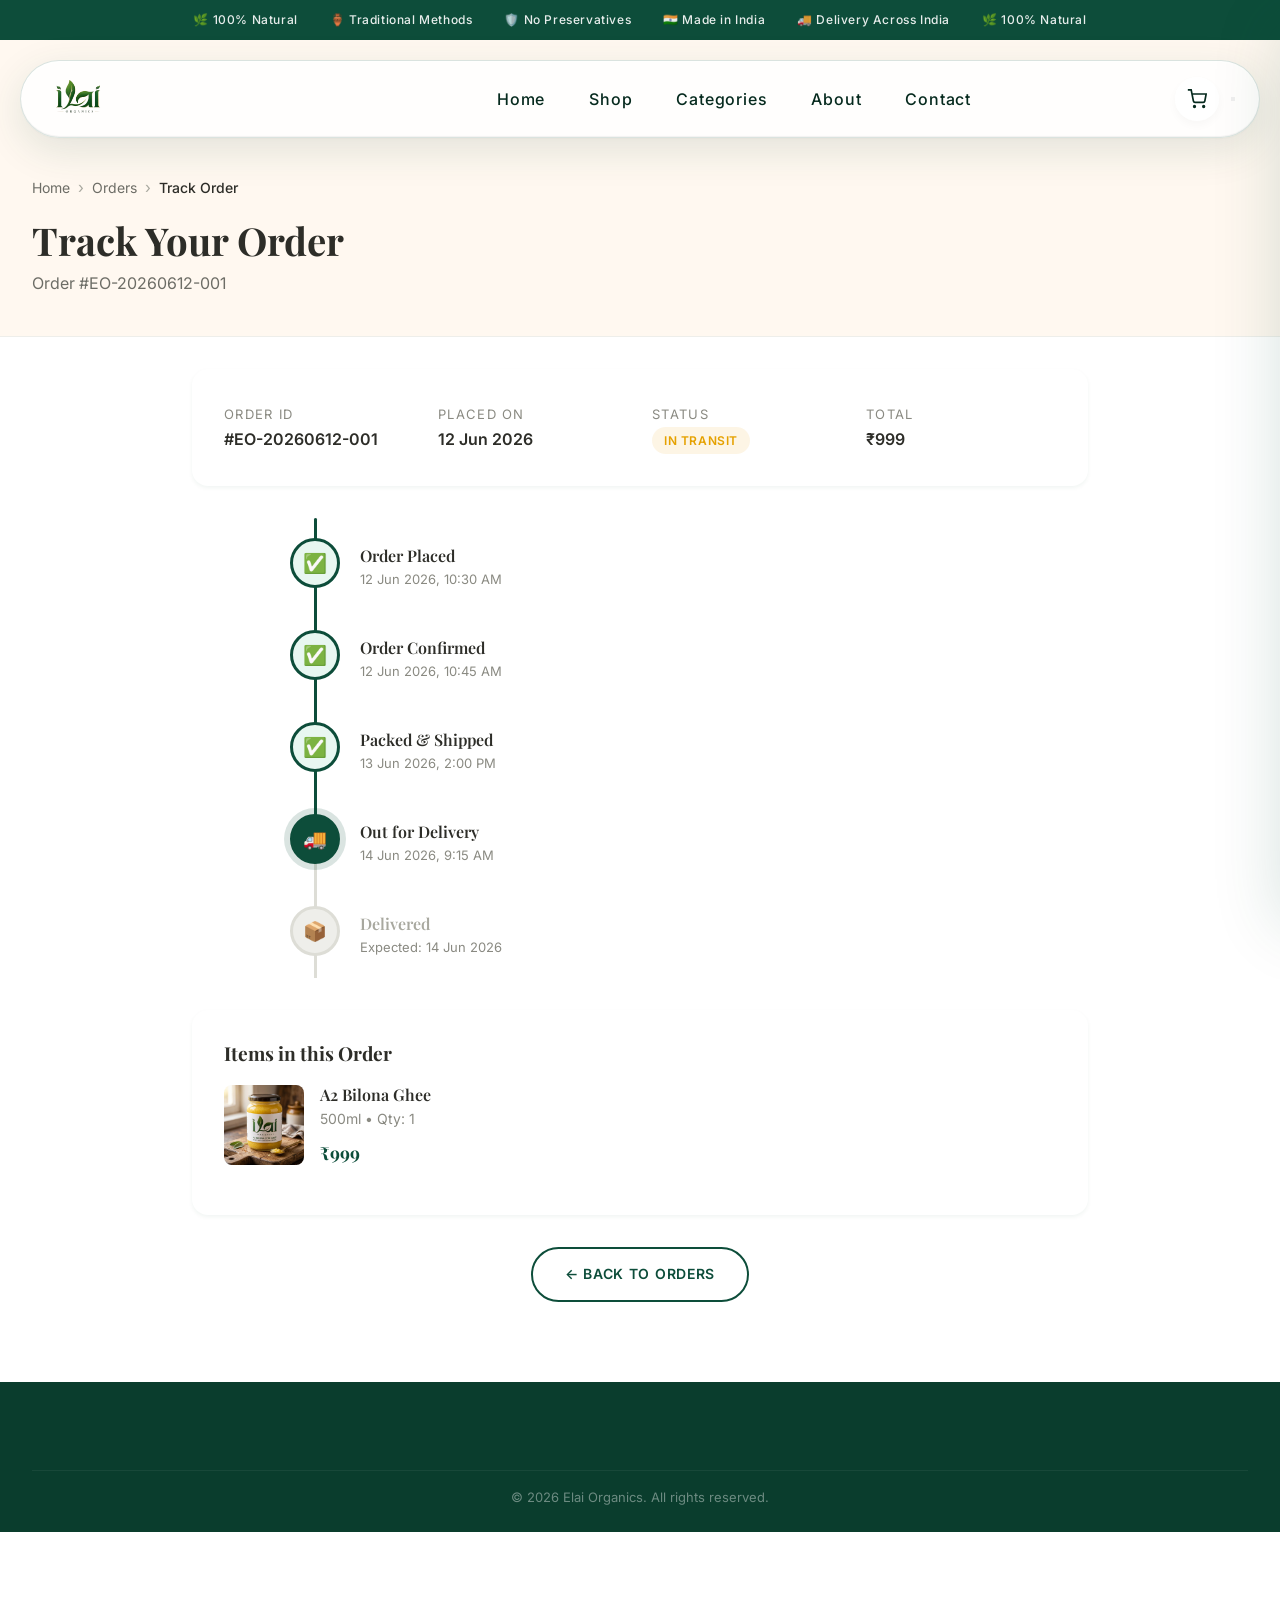
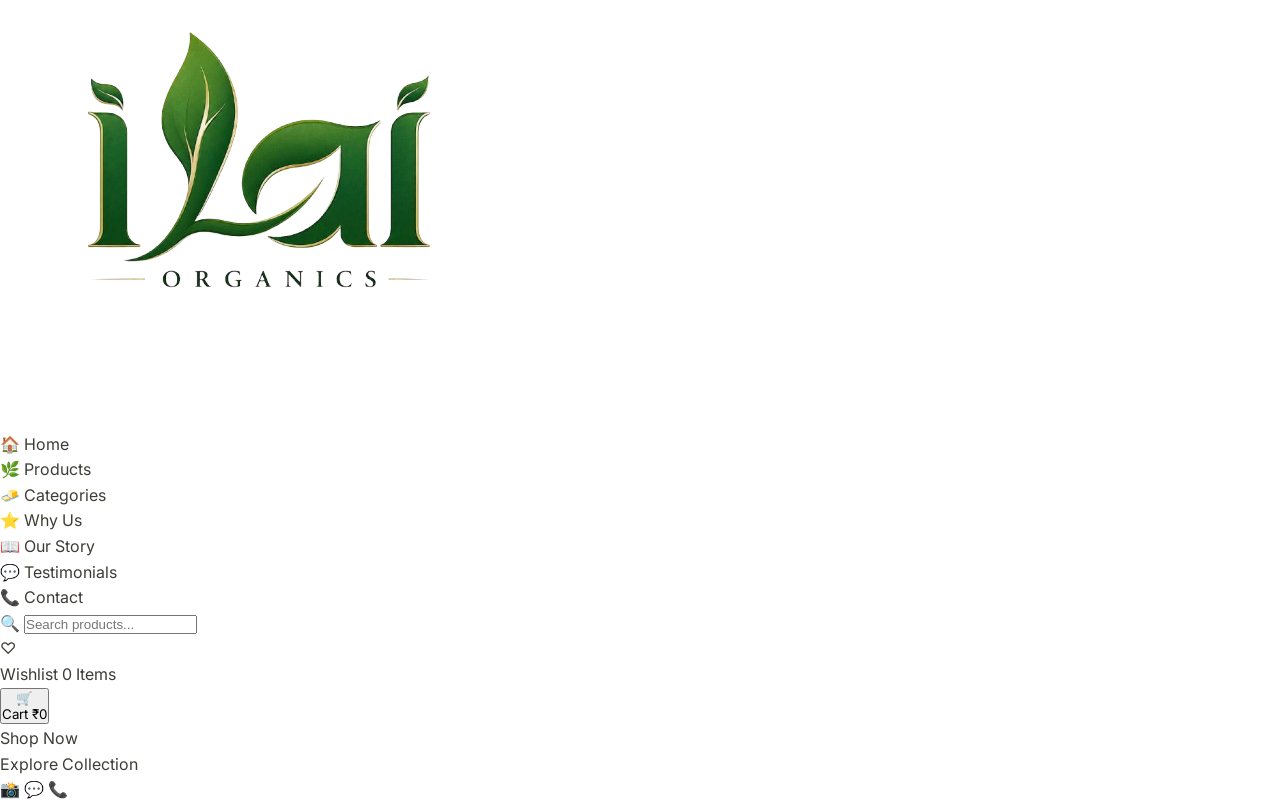
<file: tracking.html>
<!DOCTYPE html>
<html lang="en">
<head>
  <meta charset="UTF-8"><meta name="viewport" content="width=device-width, initial-scale=1.0">
  <title>Track Order | Elai Organics</title>
  <link rel="preconnect" href="https://fonts.googleapis.com"><link rel="preconnect" href="https://fonts.gstatic.com" crossorigin>
  <link href="https://fonts.googleapis.com/css2?family=Playfair+Display:ital,wght@0,400;0,500;0,600;0,700;0,800;1,400;1,500&family=Lora:ital,wght@0,400;0,500;0,600;0,700;1,400&family=Inter:wght@300;400;500;600;700&display=swap" rel="stylesheet">
  <link rel="stylesheet" href="css/style.css"><link rel="stylesheet" href="css/responsive.css">
  <link rel="stylesheet" href="css/mobile-nav.css">
</head>
<body>
  <div class="top-bar"><div class="top-bar__inner"><span class="top-bar__item">🌿 100% Natural</span><span class="top-bar__item">🏺 Traditional Methods</span><span class="top-bar__item">🛡️ No Preservatives</span><span class="top-bar__item">🇮🇳 Made in India</span><span class="top-bar__item">🚚 Delivery Across India</span><span class="top-bar__item">🌿 100% Natural</span></div></div>
  <header class="header" id="header"><div class="header__inner"><a href="index.html" class="logo"><img src="images/logo.png" alt="Elai Organics" class="logo__image"></a><div class="nav-overlay" id="navOverlay"></div><nav class="nav" id="mainNav"><ul class="nav__list"><li><a href="index.html" class="nav__link">Home</a></li><li><a href="shop.html" class="nav__link">Shop</a></li><li><a href="categories.html" class="nav__link">Categories</a></li><li><a href="about.html" class="nav__link">About</a></li><li><a href="contact.html" class="nav__link">Contact</a></li></ul></nav><div class="header__actions"><button class="action-btn" id="cartBtn"><svg viewBox="0 0 24 24" fill="none" stroke="currentColor" stroke-width="2"><circle cx="9" cy="21" r="1"/><circle cx="20" cy="21" r="1"/><path d="M1 1h4l2.68 13.39a2 2 0 002 1.61h9.72a2 2 0 002-1.61L23 6H6"/></svg><span class="cart-count" id="cartCount">0</span></button><button class="hamburger-apple" id="hamburger-apple" aria-label="Toggle menu">
          <span class="line line-top"></span>
          <span class="line line-middle"></span>
          <span class="line line-bottom"></span>
        </button></div></div></header>

  <div id="page-container">

  <div class="page-header"><div class="container"><ul class="breadcrumb"><li><a href="index.html">Home</a></li><li><a href="orders.html">Orders</a></li><li><span class="current">Track Order</span></li></ul><h1 class="page-header__title">Track Your Order</h1><p class="page-header__desc">Order #EO-20260612-001</p></div></div>

  <section class="tracking-page">
    <div class="container container--narrow">
      <!-- Order Info -->
      <div class="checkout-section" style="margin-bottom:var(--sp-8);">
        <div style="display:grid;grid-template-columns:repeat(auto-fit,minmax(180px,1fr));gap:var(--sp-6);">
          <div><span class="order-success__detail-label">Order ID</span><div class="order-success__detail-value">#EO-20260612-001</div></div>
          <div><span class="order-success__detail-label">Placed On</span><div class="order-success__detail-value">12 Jun 2026</div></div>
          <div><span class="order-success__detail-label">Status</span><div class="order-success__detail-value"><span class="badge badge--warning">In Transit</span></div></div>
          <div><span class="order-success__detail-label">Total</span><div class="order-success__detail-value">₹999</div></div>
        </div>
      </div>

      <!-- Timeline -->
      <div class="tracking-timeline">
        <div class="tracking-timeline__line"></div>
        <div class="tracking-timeline__progress" style="height:75%;"></div>
        <div class="tracking-step tracking-step--completed">
          <div class="tracking-step__dot">✅</div>
          <div class="tracking-step__content"><h4 class="tracking-step__title">Order Placed</h4><p class="tracking-step__time">12 Jun 2026, 10:30 AM</p></div>
        </div>
        <div class="tracking-step tracking-step--completed">
          <div class="tracking-step__dot">✅</div>
          <div class="tracking-step__content"><h4 class="tracking-step__title">Order Confirmed</h4><p class="tracking-step__time">12 Jun 2026, 10:45 AM</p></div>
        </div>
        <div class="tracking-step tracking-step--completed">
          <div class="tracking-step__dot">✅</div>
          <div class="tracking-step__content"><h4 class="tracking-step__title">Packed & Shipped</h4><p class="tracking-step__time">13 Jun 2026, 2:00 PM</p></div>
        </div>
        <div class="tracking-step tracking-step--active">
          <div class="tracking-step__dot">🚚</div>
          <div class="tracking-step__content"><h4 class="tracking-step__title">Out for Delivery</h4><p class="tracking-step__time">14 Jun 2026, 9:15 AM</p></div>
        </div>
        <div class="tracking-step tracking-step--pending">
          <div class="tracking-step__dot">📦</div>
          <div class="tracking-step__content"><h4 class="tracking-step__title">Delivered</h4><p class="tracking-step__time">Expected: 14 Jun 2026</p></div>
        </div>
      </div>

      <!-- Product Card -->
      <div class="checkout-section" style="margin-top:var(--sp-8);">
        <h3 style="font-family:var(--ff-heading);font-size:var(--fs-h4);margin-bottom:var(--sp-5);">Items in this Order</h3>
        <div class="order-card__body">
          <div class="order-card__img"><img src="images/ghee-jar.jpg" alt="A2 Bilona Ghee"></div>
          <div class="order-card__info"><h4 class="order-card__product-name">A2 Bilona Ghee</h4><p class="order-card__product-qty">500ml • Qty: 1</p><span class="order-card__price">₹999</span></div>
        </div>
      </div>

      <div style="text-align:center;margin-top:var(--sp-8);"><a href="orders.html" class="btn btn--outline">← Back to Orders</a></div>
    </div>
  </section>

  <footer class="footer"><div class="container"><div class="footer__bottom"><p class="footer__copy">&copy; 2026 Elai Organics. All rights reserved.</p></div></div></footer>
  </div> <!-- end #page-container -->
  <div class="cart-drawer-overlay" id="cartOverlay"></div><aside class="cart-drawer" id="cartDrawer"><div class="cart-drawer__header"><h3 class="cart-drawer__title">Cart</h3><button class="cart-drawer__close" id="cartClose">&times;</button></div><div class="cart-drawer__items" id="cartItems"><div class="cart-drawer__empty"><div class="cart-drawer__empty-icon">🛒</div><p>Your cart is empty</p></div></div><div class="cart-drawer__footer" id="cartFooter" style="display:none;"><div class="cart-drawer__summary"><div class="cart-drawer__summary-row cart-drawer__summary-row--total"><span>Total</span><span id="cartTotal">₹0</span></div></div><a href="checkout.html" class="btn btn--primary btn--full">Checkout</a></div></aside>
  <div class="search-overlay" id="searchOverlay"><div class="search-overlay__inner"><button class="search-overlay__close" id="searchClose">&times;</button><h3>Search</h3><input type="text" class="search-overlay__input" placeholder="Search..." id="searchInput"></div></div>
  <!-- Floating Liquid Glass Panel Overlay -->
  <div class="apple-nav-overlay">
    <!-- Brand Header Logo -->
    <div class="apple-nav__header">
      <img src="images/logo.png" alt="Elai Organics" class="apple-nav__logo">
    </div>
    
    <!-- Navigation Capsules -->
    <nav aria-label="Mobile navigation menu">
      <ul class="apple-nav__list">
        <li class="apple-nav__item">
          <a href="index.html" class="apple-nav__link">
            <span class="apple-nav__link-icon">🏠</span>
            <span class="apple-nav__link-text">Home</span>
          </a>
        </li>
        <li class="apple-nav__item">
          <a href="shop.html" class="apple-nav__link">
            <span class="apple-nav__link-icon">🌿</span>
            <span class="apple-nav__link-text">Products</span>
          </a>
        </li>
        <li class="apple-nav__item">
          <a href="categories.html" class="apple-nav__link">
            <span class="apple-nav__link-icon">🧈</span>
            <span class="apple-nav__link-text">Categories</span>
          </a>
        </li>
        <li class="apple-nav__item">
          <a href="index.html#why-us" class="apple-nav__link">
            <span class="apple-nav__link-icon">⭐</span>
            <span class="apple-nav__link-text">Why Us</span>
          </a>
        </li>
        <li class="apple-nav__item">
          <a href="about.html" class="apple-nav__link">
            <span class="apple-nav__link-icon">📖</span>
            <span class="apple-nav__link-text">Our Story</span>
          </a>
        </li>
        <li class="apple-nav__item">
          <a href="index.html#testimonials" class="apple-nav__link">
            <span class="apple-nav__link-icon">💬</span>
            <span class="apple-nav__link-text">Testimonials</span>
          </a>
        </li>
        <li class="apple-nav__item">
          <a href="contact.html" class="apple-nav__link">
            <span class="apple-nav__link-icon">📞</span>
            <span class="apple-nav__link-text">Contact</span>
          </a>
        </li>
      </ul>
    </nav>
    
    <!-- Search Capsule -->
    <div class="apple-nav__search-container apple-nav__item">
      <form class="apple-nav__search-form" action="shop.html" method="GET">
        <span class="apple-nav__search-icon">🔍</span>
        <input type="text" name="search" class="apple-nav__search-input" placeholder="Search products..." aria-label="Search products">
      </form>
    </div>
    
    <!-- Premium Wishlist & Cart Cards -->
    <div class="apple-nav__cards apple-nav__item">
      <a href="wishlist.html" class="apple-nav__card apple-nav__card--wishlist">
        <span class="apple-nav__card-icon">♡</span>
        <div class="apple-nav__card-info">
          <span class="apple-nav__card-title">Wishlist</span>
          <span class="apple-nav__card-value" id="mobileWishlistCount">0 Items</span>
        </div>
      </a>
      <button class="apple-nav__card apple-nav__card--cart" id="mobileCartBtn">
        <span class="apple-nav__card-icon">🛒</span>
        <div class="apple-nav__card-info">
          <span class="apple-nav__card-title">Cart</span>
          <span class="apple-nav__card-value" id="mobileCartTotal">₹0</span>
        </div>
      </button>
    </div>
    
    <!-- Action Buttons (Primary / Secondary) -->
    <div class="apple-nav__actions-group apple-nav__item">
      <a href="shop.html" class="apple-nav__btn apple-nav__btn--primary">
        <span class="apple-nav__btn-text">Shop Now</span>
        <div class="apple-nav__btn-shine"></div>
      </a>
      <a href="shop.html" class="apple-nav__btn apple-nav__btn--secondary">Explore Collection</a>
    </div>
    
    <!-- Social Circular Glass Icons -->
    <div class="apple-nav__footer apple-nav__item">
      <a href="#" class="apple-nav__social-btn" aria-label="Instagram">
        <span class="apple-nav__social-icon">📸</span>
      </a>
      <a href="https://wa.me/917010943545" class="apple-nav__social-btn" target="_blank" rel="noopener" aria-label="WhatsApp">
        <span class="apple-nav__social-icon">💬</span>
      </a>
      <a href="tel:+917010943545" class="apple-nav__social-btn" aria-label="Call Us">
        <span class="apple-nav__social-icon">📞</span>
      </a>
    </div>
  </div>

  <script src="script.js"></script>
  <script src="mobile-nav.js"></script>
</body>
</html>
</file>
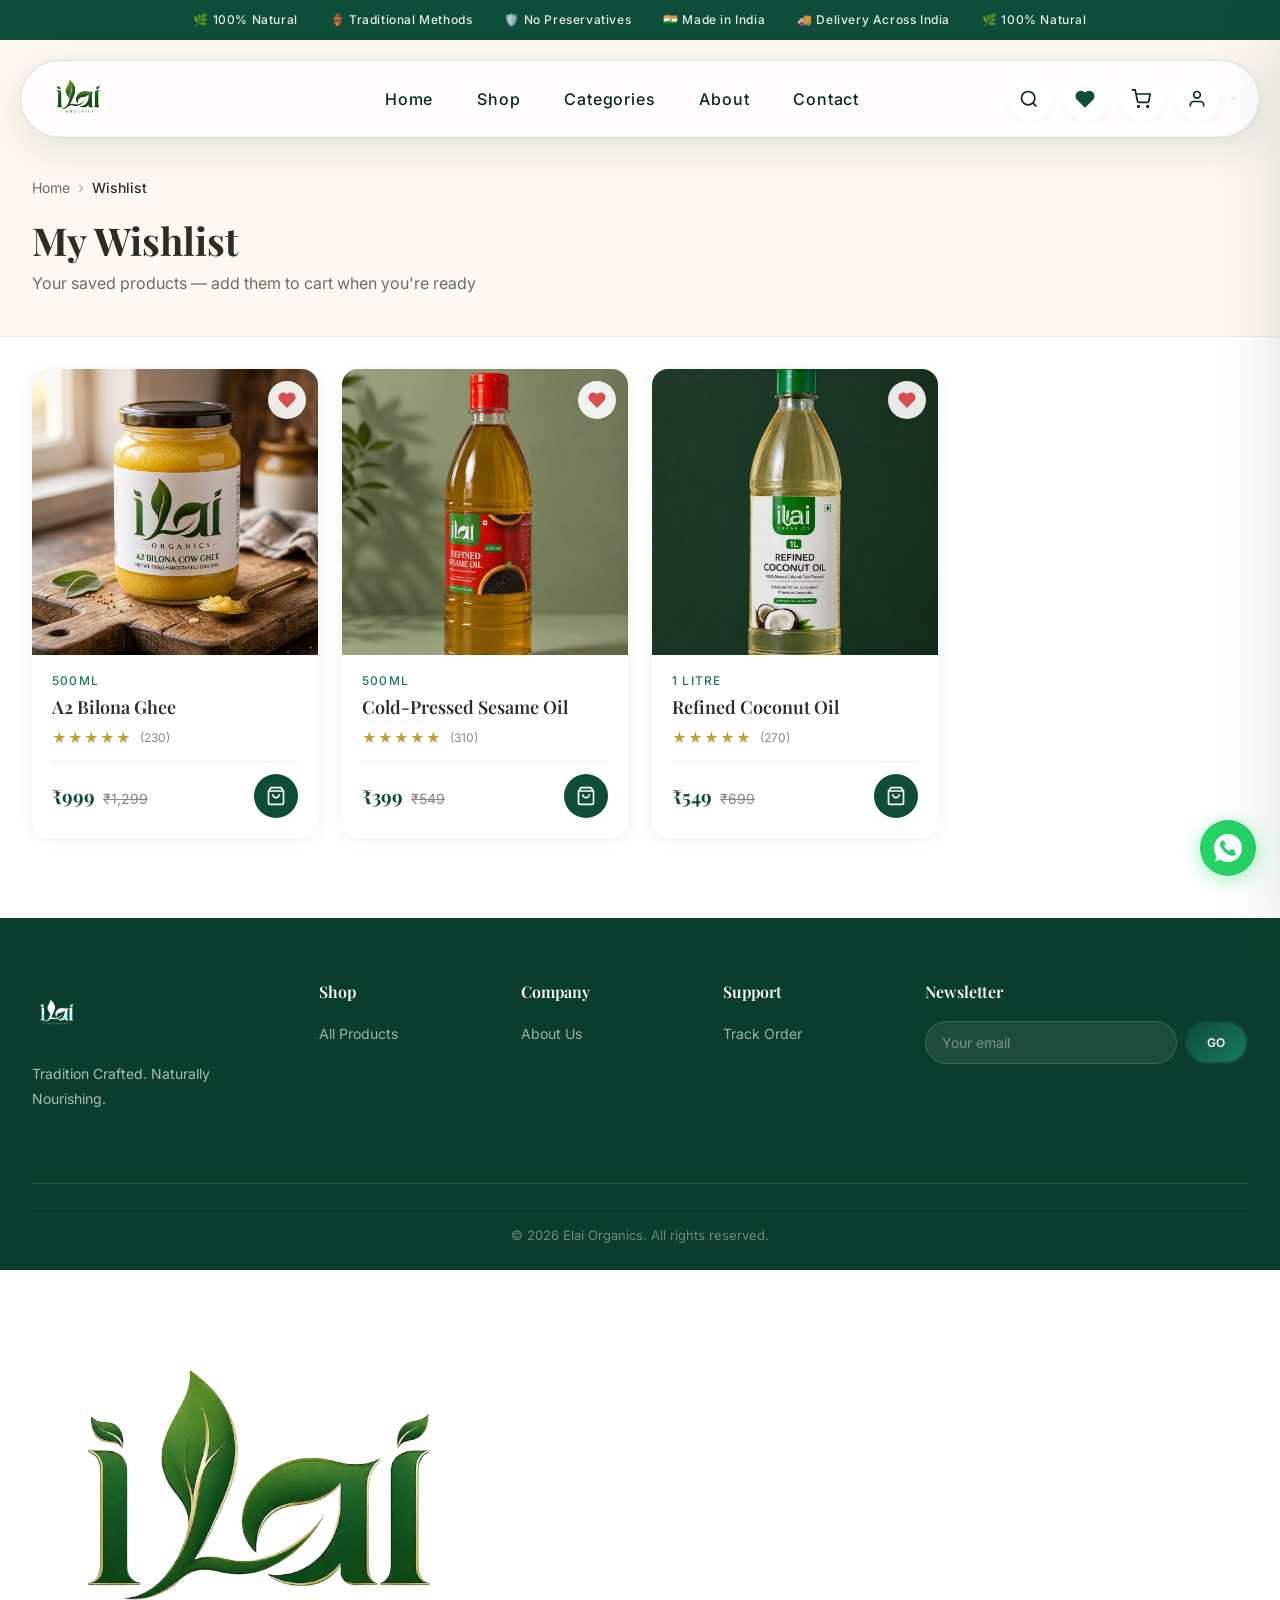
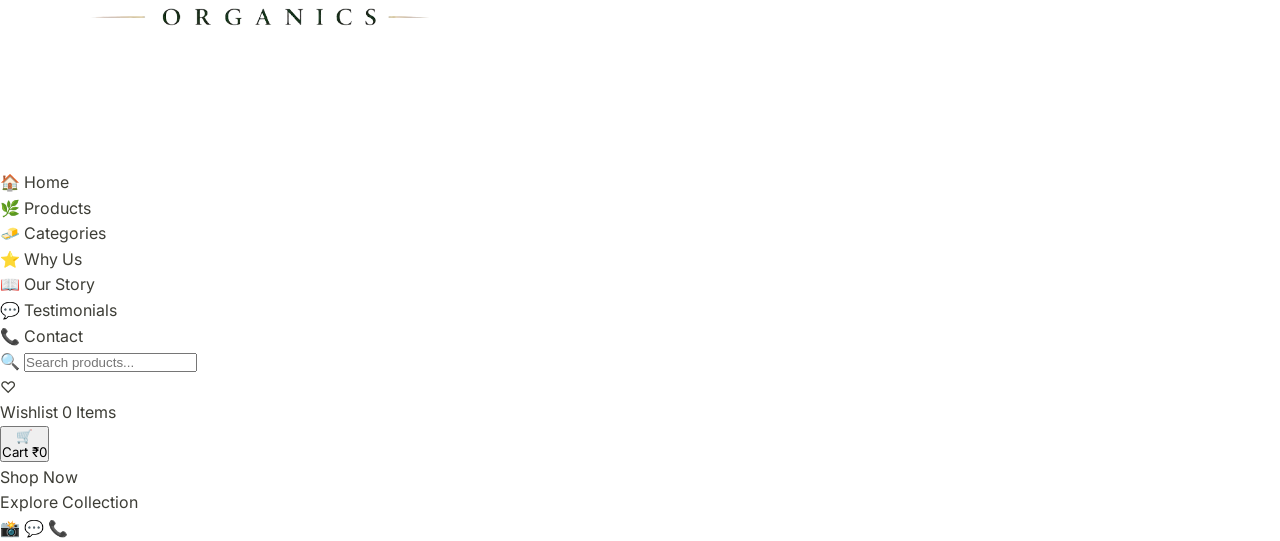
<file: wishlist.html>
<!DOCTYPE html>
<html lang="en">
<head>
  <meta charset="UTF-8"><meta name="viewport" content="width=device-width, initial-scale=1.0">
  <title>Wishlist | Elai Organics</title>
  <link rel="preconnect" href="https://fonts.googleapis.com"><link rel="preconnect" href="https://fonts.gstatic.com" crossorigin>
  <link href="https://fonts.googleapis.com/css2?family=Playfair+Display:ital,wght@0,400;0,500;0,600;0,700;0,800;1,400;1,500&family=Lora:ital,wght@0,400;0,500;0,600;0,700;1,400&family=Inter:wght@300;400;500;600;700&display=swap" rel="stylesheet">
  <link rel="stylesheet" href="css/style.css"><link rel="stylesheet" href="css/responsive.css">
  <link rel="stylesheet" href="css/mobile-nav.css">
</head>
<body>
  <div class="top-bar"><div class="top-bar__inner"><span class="top-bar__item">🌿 100% Natural</span><span class="top-bar__item">🏺 Traditional Methods</span><span class="top-bar__item">🛡️ No Preservatives</span><span class="top-bar__item">🇮🇳 Made in India</span><span class="top-bar__item">🚚 Delivery Across India</span><span class="top-bar__item">🌿 100% Natural</span></div></div>
  <header class="header" id="header"><div class="header__inner"><a href="index.html" class="logo"><img src="images/logo.png" alt="Elai Organics" class="logo__image"></a><div class="nav-overlay" id="navOverlay"></div><nav class="nav" id="mainNav"><ul class="nav__list"><li><a href="index.html" class="nav__link">Home</a></li><li><a href="shop.html" class="nav__link">Shop</a></li><li><a href="categories.html" class="nav__link">Categories</a></li><li><a href="about.html" class="nav__link">About</a></li><li><a href="contact.html" class="nav__link">Contact</a></li></ul></nav><div class="header__actions"><button class="action-btn" id="searchBtn"><svg viewBox="0 0 24 24" fill="none" stroke="currentColor" stroke-width="2"><circle cx="11" cy="11" r="8"/><line x1="21" y1="21" x2="16.65" y2="16.65"/></svg></button><a href="wishlist.html" class="action-btn" style="color:var(--clr-primary-700);"><svg viewBox="0 0 24 24" fill="currentColor" stroke="currentColor" stroke-width="2"><path d="M20.84 4.61a5.5 5.5 0 00-7.78 0L12 5.67l-1.06-1.06a5.5 5.5 0 00-7.78 7.78l1.06 1.06L12 21.23l7.78-7.78 1.06-1.06a5.5 5.5 0 000-7.78z"/></svg></a><button class="action-btn" id="cartBtn"><svg viewBox="0 0 24 24" fill="none" stroke="currentColor" stroke-width="2"><circle cx="9" cy="21" r="1"/><circle cx="20" cy="21" r="1"/><path d="M1 1h4l2.68 13.39a2 2 0 002 1.61h9.72a2 2 0 002-1.61L23 6H6"/></svg><span class="cart-count" id="cartCount">0</span></button><a href="profile.html" class="action-btn"><svg viewBox="0 0 24 24" fill="none" stroke="currentColor" stroke-width="2"><path d="M20 21v-2a4 4 0 00-4-4H8a4 4 0 00-4 4v2"/><circle cx="12" cy="7" r="4"/></svg></a><button class="hamburger-apple" id="hamburger-apple" aria-label="Toggle menu">
          <span class="line line-top"></span>
          <span class="line line-middle"></span>
          <span class="line line-bottom"></span>
        </button></div></div></header>

  <div id="page-container">

  <div class="page-header"><div class="container"><ul class="breadcrumb"><li><a href="index.html">Home</a></li><li><span class="current">Wishlist</span></li></ul><h1 class="page-header__title">My Wishlist</h1><p class="page-header__desc">Your saved products — add them to cart when you're ready</p></div></div>

  <section class="wishlist-page">
    <div class="container">
      <div class="wishlist-grid" id="wishlistGrid">
        <div class="product-card" data-name="A2 Bilona Ghee" data-price="999" data-image="images/ghee-jar.jpg">
          <button class="product-card__wishlist active"><svg viewBox="0 0 24 24" fill="currentColor" stroke="currentColor" stroke-width="2"><path d="M20.84 4.61a5.5 5.5 0 00-7.78 0L12 5.67l-1.06-1.06a5.5 5.5 0 00-7.78 7.78l1.06 1.06L12 21.23l7.78-7.78 1.06-1.06a5.5 5.5 0 000-7.78z"/></svg></button>
          <div class="product-card__img-wrap"><img src="images/ghee-jar.jpg" alt="A2 Bilona Ghee" class="product-card__image" loading="lazy"></div>
          <div class="product-card__body"><span class="product-card__tag">500ml</span><h3 class="product-card__name">A2 Bilona Ghee</h3><div class="product-card__rating"><span class="stars">★★★★★</span><span class="rating-count">(230)</span></div><div class="product-card__footer"><div class="product-card__pricing"><span class="price--new">₹999</span><span class="price--old">₹1,299</span></div><button class="product-card__cart-btn add-to-cart-btn"><svg viewBox="0 0 24 24" fill="none" stroke="currentColor" stroke-width="2"><path d="M6 2L3 6v14a2 2 0 002 2h14a2 2 0 002-2V6l-3-4z"/><line x1="3" y1="6" x2="21" y2="6"/><path d="M16 10a4 4 0 01-8 0"/></svg></button></div></div>
        </div>
        <div class="product-card" data-name="Cold-Pressed Sesame Oil" data-price="399" data-image="images/WhatsApp Unknown 2026-06-15 at 7.49.19 PM/WhatsApp Image 2026-06-15 at 3.02.24 PM.jpeg">
          <button class="product-card__wishlist active"><svg viewBox="0 0 24 24" fill="currentColor" stroke="currentColor" stroke-width="2"><path d="M20.84 4.61a5.5 5.5 0 00-7.78 0L12 5.67l-1.06-1.06a5.5 5.5 0 00-7.78 7.78l1.06 1.06L12 21.23l7.78-7.78 1.06-1.06a5.5 5.5 0 000-7.78z"/></svg></button>
          <div class="product-card__img-wrap"><img src="images/WhatsApp Unknown 2026-06-15 at 7.49.19 PM/WhatsApp Image 2026-06-15 at 3.02.24 PM.jpeg" alt="Sesame Oil" class="product-card__image" loading="lazy"></div>
          <div class="product-card__body"><span class="product-card__tag">500ml</span><h3 class="product-card__name">Cold-Pressed Sesame Oil</h3><div class="product-card__rating"><span class="stars">★★★★★</span><span class="rating-count">(310)</span></div><div class="product-card__footer"><div class="product-card__pricing"><span class="price--new">₹399</span><span class="price--old">₹549</span></div><button class="product-card__cart-btn add-to-cart-btn"><svg viewBox="0 0 24 24" fill="none" stroke="currentColor" stroke-width="2"><path d="M6 2L3 6v14a2 2 0 002 2h14a2 2 0 002-2V6l-3-4z"/><line x1="3" y1="6" x2="21" y2="6"/><path d="M16 10a4 4 0 01-8 0"/></svg></button></div></div>
        </div>
        <div class="product-card" data-name="Refined Coconut Oil" data-price="549" data-image="images/WhatsApp Unknown 2026-06-15 at 7.49.19 PM/WhatsApp Image 2026-06-15 at 3.02.26 PM (1).jpeg">
          <button class="product-card__wishlist active"><svg viewBox="0 0 24 24" fill="currentColor" stroke="currentColor" stroke-width="2"><path d="M20.84 4.61a5.5 5.5 0 00-7.78 0L12 5.67l-1.06-1.06a5.5 5.5 0 00-7.78 7.78l1.06 1.06L12 21.23l7.78-7.78 1.06-1.06a5.5 5.5 0 000-7.78z"/></svg></button>
          <div class="product-card__img-wrap"><img src="images/WhatsApp Unknown 2026-06-15 at 7.49.19 PM/WhatsApp Image 2026-06-15 at 3.02.26 PM (1).jpeg" alt="Coconut Oil" class="product-card__image" loading="lazy"></div>
          <div class="product-card__body"><span class="product-card__tag">1 Litre</span><h3 class="product-card__name">Refined Coconut Oil</h3><div class="product-card__rating"><span class="stars">★★★★★</span><span class="rating-count">(270)</span></div><div class="product-card__footer"><div class="product-card__pricing"><span class="price--new">₹549</span><span class="price--old">₹699</span></div><button class="product-card__cart-btn add-to-cart-btn"><svg viewBox="0 0 24 24" fill="none" stroke="currentColor" stroke-width="2"><path d="M6 2L3 6v14a2 2 0 002 2h14a2 2 0 002-2V6l-3-4z"/><line x1="3" y1="6" x2="21" y2="6"/><path d="M16 10a4 4 0 01-8 0"/></svg></button></div></div>
        </div>
      </div>
    </div>
  </section>

  <footer class="footer"><div class="container"><div class="footer__grid"><div class="footer__brand"><a href="index.html" class="logo logo--footer"><img src="images/logo.png" alt="Elai Organics" class="logo__image"></a><p class="footer__about">Tradition Crafted. Naturally Nourishing.</p></div><div class="footer__col"><h4 class="footer__heading">Shop</h4><ul class="footer__links"><li><a href="shop.html">All Products</a></li></ul></div><div class="footer__col"><h4 class="footer__heading">Company</h4><ul class="footer__links"><li><a href="about.html">About Us</a></li></ul></div><div class="footer__col"><h4 class="footer__heading">Support</h4><ul class="footer__links"><li><a href="orders.html">Track Order</a></li></ul></div><div class="footer__col footer__newsletter"><h4 class="footer__heading">Newsletter</h4><form class="newsletter-form"><input type="email" placeholder="Your email" required><button type="submit" class="btn btn--primary btn--sm">Go</button></form></div></div><div class="footer__bottom"><p class="footer__copy">&copy; 2026 Elai Organics. All rights reserved.</p></div></div></footer>
  </div> <!-- end #page-container -->
  <div class="cart-drawer-overlay" id="cartOverlay"></div><aside class="cart-drawer" id="cartDrawer"><div class="cart-drawer__header"><h3 class="cart-drawer__title">Cart</h3><button class="cart-drawer__close" id="cartClose">&times;</button></div><div class="cart-drawer__items" id="cartItems"><div class="cart-drawer__empty"><div class="cart-drawer__empty-icon">🛒</div><p>Your cart is empty</p></div></div><div class="cart-drawer__footer" id="cartFooter" style="display:none;"><div class="cart-drawer__summary"><div class="cart-drawer__summary-row cart-drawer__summary-row--total"><span>Total</span><span id="cartTotal">₹0</span></div></div><a href="checkout.html" class="btn btn--primary btn--full">Checkout</a></div></aside>
  <div class="search-overlay" id="searchOverlay"><div class="search-overlay__inner"><button class="search-overlay__close" id="searchClose">&times;</button><h3>Search</h3><input type="text" class="search-overlay__input" placeholder="Search..." id="searchInput"></div></div>
  <a href="https://wa.me/917010943545" class="whatsapp-float" target="_blank" rel="noopener"><svg viewBox="0 0 32 32" fill="#fff"><path d="M16.004 0h-.008C7.174 0 0 7.176 0 16.004c0 3.5 1.128 6.742 3.046 9.376L1.054 31.4l6.256-1.96a15.89 15.89 0 008.694 2.564C24.826 32 32 24.826 32 16.004 32 7.176 24.826 0 16.004 0zm9.31 22.606c-.39 1.1-2.292 2.106-3.162 2.2-.792.086-1.79.122-2.89-.18a26.42 26.42 0 01-2.614-1.014c-4.6-1.988-7.604-6.652-7.834-6.964-.23-.312-1.876-2.498-1.876-4.764s1.188-3.382 1.61-3.844c.422-.462.92-.578 1.226-.578.306 0 .612.002.878.016.282.014.662-.108.986.752.338.888 1.146 2.8 1.248 3.004.1.204.17.442.032.714-.136.272-.204.442-.408.68-.204.238-.428.532-.612.714-.204.204-.416.426-.178.836.238.41 1.058 1.748 2.272 2.832 1.562 1.394 2.878 1.826 3.288 2.03.41.204.65.17.888-.102.238-.272 1.02-1.19 1.292-1.598.272-.41.544-.34.918-.204.374.136 2.374 1.12 2.784 1.324.41.204.682.306.782.476.1.17.1.986-.29 2.086z"/></svg></a>

  <!-- Floating Liquid Glass Panel Overlay -->
  <div class="apple-nav-overlay">
    <!-- Brand Header Logo -->
    <div class="apple-nav__header">
      <img src="images/logo.png" alt="Elai Organics" class="apple-nav__logo">
    </div>
    
    <!-- Navigation Capsules -->
    <nav aria-label="Mobile navigation menu">
      <ul class="apple-nav__list">
        <li class="apple-nav__item">
          <a href="index.html" class="apple-nav__link">
            <span class="apple-nav__link-icon">🏠</span>
            <span class="apple-nav__link-text">Home</span>
          </a>
        </li>
        <li class="apple-nav__item">
          <a href="shop.html" class="apple-nav__link">
            <span class="apple-nav__link-icon">🌿</span>
            <span class="apple-nav__link-text">Products</span>
          </a>
        </li>
        <li class="apple-nav__item">
          <a href="categories.html" class="apple-nav__link">
            <span class="apple-nav__link-icon">🧈</span>
            <span class="apple-nav__link-text">Categories</span>
          </a>
        </li>
        <li class="apple-nav__item">
          <a href="index.html#why-us" class="apple-nav__link">
            <span class="apple-nav__link-icon">⭐</span>
            <span class="apple-nav__link-text">Why Us</span>
          </a>
        </li>
        <li class="apple-nav__item">
          <a href="about.html" class="apple-nav__link">
            <span class="apple-nav__link-icon">📖</span>
            <span class="apple-nav__link-text">Our Story</span>
          </a>
        </li>
        <li class="apple-nav__item">
          <a href="index.html#testimonials" class="apple-nav__link">
            <span class="apple-nav__link-icon">💬</span>
            <span class="apple-nav__link-text">Testimonials</span>
          </a>
        </li>
        <li class="apple-nav__item">
          <a href="contact.html" class="apple-nav__link">
            <span class="apple-nav__link-icon">📞</span>
            <span class="apple-nav__link-text">Contact</span>
          </a>
        </li>
      </ul>
    </nav>
    
    <!-- Search Capsule -->
    <div class="apple-nav__search-container apple-nav__item">
      <form class="apple-nav__search-form" action="shop.html" method="GET">
        <span class="apple-nav__search-icon">🔍</span>
        <input type="text" name="search" class="apple-nav__search-input" placeholder="Search products..." aria-label="Search products">
      </form>
    </div>
    
    <!-- Premium Wishlist & Cart Cards -->
    <div class="apple-nav__cards apple-nav__item">
      <a href="wishlist.html" class="apple-nav__card apple-nav__card--wishlist">
        <span class="apple-nav__card-icon">♡</span>
        <div class="apple-nav__card-info">
          <span class="apple-nav__card-title">Wishlist</span>
          <span class="apple-nav__card-value" id="mobileWishlistCount">0 Items</span>
        </div>
      </a>
      <button class="apple-nav__card apple-nav__card--cart" id="mobileCartBtn">
        <span class="apple-nav__card-icon">🛒</span>
        <div class="apple-nav__card-info">
          <span class="apple-nav__card-title">Cart</span>
          <span class="apple-nav__card-value" id="mobileCartTotal">₹0</span>
        </div>
      </button>
    </div>
    
    <!-- Action Buttons (Primary / Secondary) -->
    <div class="apple-nav__actions-group apple-nav__item">
      <a href="shop.html" class="apple-nav__btn apple-nav__btn--primary">
        <span class="apple-nav__btn-text">Shop Now</span>
        <div class="apple-nav__btn-shine"></div>
      </a>
      <a href="shop.html" class="apple-nav__btn apple-nav__btn--secondary">Explore Collection</a>
    </div>
    
    <!-- Social Circular Glass Icons -->
    <div class="apple-nav__footer apple-nav__item">
      <a href="#" class="apple-nav__social-btn" aria-label="Instagram">
        <span class="apple-nav__social-icon">📸</span>
      </a>
      <a href="https://wa.me/917010943545" class="apple-nav__social-btn" target="_blank" rel="noopener" aria-label="WhatsApp">
        <span class="apple-nav__social-icon">💬</span>
      </a>
      <a href="tel:+917010943545" class="apple-nav__social-btn" aria-label="Call Us">
        <span class="apple-nav__social-icon">📞</span>
      </a>
    </div>
  </div>

  <script src="script.js"></script>
  <script src="mobile-nav.js"></script>
</body>
</html>
</file>
<file: css/style.css>
/* ============================================================
   ELAI ORGANICS — Main Stylesheet
   Premium Organic E-Commerce
   ============================================================ */

@import url('variables.css');
@import url('components.css');

/* ── Reset & Base ────────────────────────────────────── */

*, *::before, *::after {
  margin: 0;
  padding: 0;
  box-sizing: border-box;
}

html {
  scroll-behavior: smooth;
  -webkit-text-size-adjust: 100%;
}

body {
  font-family: var(--ff-body);
  font-size: var(--fs-body);
  font-weight: var(--fw-regular);
  color: var(--clr-neutral-800);
  background: var(--clr-surface-primary);
  line-height: var(--lh-normal);
  overflow-x: hidden;
  -webkit-font-smoothing: antialiased;
  -moz-osx-font-smoothing: grayscale;
}

a { color: inherit; text-decoration: none; }
ul, ol { list-style: none; }
img { max-width: 100%; height: auto; display: block; }
button { font-family: inherit; }

h1, h2, h3, h4, h5, h6 {
  font-family: var(--ff-heading);
  font-weight: var(--fw-bold);
  line-height: var(--lh-tight);
  color: var(--clr-neutral-900);
}

::selection {
  background: var(--clr-primary-200);
  color: var(--clr-primary-900);
}

/* ── Layout ──────────────────────────────────────────── */

.container {
  width: 100%;
  max-width: var(--container-max);
  margin: 0 auto;
  padding: 0 var(--container-pad);
}

.container--narrow {
  max-width: var(--container-narrow);
}

.container--wide {
  max-width: var(--container-wide);
}

/* ── Top Bar ─────────────────────────────────────────── */

.top-bar {
  background: var(--clr-primary-700);
  color: rgba(255,255,255,0.9);
  font-size: var(--fs-tiny);
  height: var(--topbar-height);
  overflow: hidden;
}

.top-bar__inner {
  display: flex;
  align-items: center;
  justify-content: center;
  gap: var(--sp-8);
  height: 100%;
  animation: scrollLeft 20s linear infinite;
  white-space: nowrap;
}

@keyframes scrollLeft {
  0% { transform: translateX(0); }
  100% { transform: translateX(-50%); }
}

.top-bar__item {
  display: inline-flex;
  align-items: center;
  gap: var(--sp-2);
  font-weight: var(--fw-medium);
  letter-spacing: var(--ls-wide);
}

/* ── Header ──────────────────────────────────────────── */

.header {
  position: fixed;
  top: calc(var(--topbar-height) + 20px);
  left: 50%;
  transform: translateX(-50%);
  width: calc(100% - 40px);
  max-width: 1400px;
  height: 78px;
  z-index: var(--z-header);
  background: var(--glass-nav-bg);
  backdrop-filter: var(--glass-nav-blur);
  -webkit-backdrop-filter: var(--glass-nav-blur);
  border: var(--glass-nav-border);
  box-shadow: var(--glass-nav-shadow), var(--glass-nav-glow);
  border-radius: 999px; /* rounded pill corners */
  transition: all var(--dur-normal) var(--ease-out);
  /* Frosted noise texture */
  background-image: radial-gradient(rgba(255, 255, 255, 0.1) 1px, transparent 0), var(--glass-nav-bg);
  background-size: 4px 4px, 100% 100%;
}

.header--scrolled {
  top: 20px;
  background: var(--glass-nav-bg-scrolled);
  box-shadow: var(--glass-nav-shadow-scrolled), var(--glass-nav-glow);
}

.header__inner {
  display: flex;
  align-items: center;
  justify-content: space-between;
  height: 100%;
  width: 100%;
  padding: 0 var(--sp-6);
}

/* Logo */
.logo {
  display: flex;
  align-items: center;
  text-decoration: none;
  flex-shrink: 0;
  padding: var(--sp-2) 0;
  transition: transform var(--dur-normal) var(--ease-spring);
}

.logo:hover {
  transform: scale(1.03);
}

.logo__image {
  height: 64px; /* Visual anchor height (60-70px) */
  width: auto;
  object-fit: contain;
  display: block;
}

.logo--footer .logo__image {
  height: 48px;
  filter: brightness(10);
}

/* Navigation */
.nav {
  display: flex;
  align-items: center;
}

.nav__list {
  display: flex;
  align-items: center;
  gap: var(--sp-1);
}

.nav__link {
  padding: 0.6rem 1.25rem;
  font-size: 16px; /* Elegant 16px navigation font */
  font-weight: var(--fw-medium);
  color: var(--clr-primary-900);
  border-radius: var(--radius-full);
  transition: all var(--dur-normal) var(--ease-out);
  position: relative;
  letter-spacing: var(--ls-wide);
}

/* Underline slide & Glass hover */
.nav__link::after {
  content: '';
  position: absolute;
  bottom: 8px;
  left: 50%;
  width: 0;
  height: 2px;
  background: var(--clr-primary-700);
  transition: all 0.3s var(--ease-out);
  transform: translateX(-50%);
}

.nav__link:hover {
  background: rgba(13, 77, 58, 0.06);
  color: var(--clr-primary-700);
}

.nav__link--active {
  background: rgba(13, 77, 58, 0.08);
  color: var(--clr-primary-800);
}

.nav__link:hover::after,
.nav__link--active::after {
  width: 40%;
}

/* Header Actions */
.header__actions {
  display: flex;
  align-items: center;
  gap: var(--sp-3);
}

/* Individual circular glass button styling */
.action-btn {
  position: relative;
  width: 44px;
  height: 44px;
  display: flex;
  align-items: center;
  justify-content: center;
  background: rgba(255, 255, 255, 0.4);
  border: 1px solid rgba(255, 255, 255, 0.5);
  border-radius: 50%;
  cursor: pointer;
  color: var(--clr-primary-900);
  box-shadow: 0 4px 10px rgba(0, 0, 0, 0.03), inset 0 1px 1px rgba(255, 255, 255, 0.6);
  backdrop-filter: blur(10px);
  -webkit-backdrop-filter: blur(10px);
  transition: all var(--dur-normal) var(--ease-spring);
}

.action-btn svg {
  width: 20px;
  height: 20px;
  transition: transform var(--dur-normal) var(--ease-out);
}

.action-btn:hover {
  background: rgba(13, 77, 58, 0.1);
  color: var(--clr-primary-700);
  transform: translateY(-3px) scale(1.08);
  box-shadow: 0 6px 15px rgba(13, 77, 58, 0.15), inset 0 1px 1px rgba(255, 255, 255, 0.8), 0 0 10px rgba(200, 155, 60, 0.2);
}

.action-btn:hover svg {
  transform: rotate(5deg);
}

.cart-count {
  position: absolute;
  top: -3px;
  right: -3px;
  width: 20px;
  height: 20px;
  display: flex;
  align-items: center;
  justify-content: center;
  font-size: 10px;
  font-weight: var(--fw-bold);
  color: #fff;
  background: var(--clr-accent-500); /* Accent gold badge */
  box-shadow: 0 2px 5px rgba(200, 155, 60, 0.4);
  border-radius: 50%;
  line-height: 1;
}

/* Hamburger */
.hamburger {
  display: none;
  flex-direction: column;
  gap: 5px;
  width: 44px;
  height: 44px;
  align-items: center;
  justify-content: center;
  background: rgba(255, 255, 255, 0.4);
  border: 1px solid rgba(255, 255, 255, 0.5);
  border-radius: 50%;
  cursor: pointer;
  box-shadow: 0 4px 10px rgba(0, 0, 0, 0.03);
  backdrop-filter: blur(10px);
  transition: all var(--dur-normal) var(--ease-spring);
}

.hamburger span {
  display: block;
  width: 20px;
  height: 2px;
  background: var(--clr-primary-900);
  border-radius: 2px;
  transition: var(--transition-normal);
}

.hamburger.active span:nth-child(1) {
  transform: rotate(45deg) translate(5px, 5px);
}

.hamburger.active span:nth-child(2) {
  opacity: 0;
}

.hamburger.active span:nth-child(3) {
  transform: rotate(-45deg) translate(5px, -5px);
}

.hamburger:hover {
  background: rgba(13, 77, 58, 0.1);
  transform: translateY(-2px) scale(1.05);
}

/* ── Hero Section ────────────────────────────────────── */

.hero {
  position: relative;
  height: 90vh;
  min-height: 700px;
  max-height: 1000px;
  background: var(--clr-surface-warm);
  overflow: hidden;
}

.hero__slider {
  position: relative;
  width: 100%;
  height: 100%;
}

.hero__slide {
  position: absolute;
  inset: 0;
  opacity: 0;
  transition: opacity var(--dur-slowest) var(--ease-in-out);
  display: flex;
  align-items: center;
  z-index: 0;
  pointer-events: none;
}

.hero__slide--active {
  opacity: 1;
  z-index: 1;
  pointer-events: auto;
}

/* Cinematic Studio Background Backdrops */
.hero__bg {
  position: absolute;
  inset: 0;
  background-size: cover;
  background-position: center;
  transition: transform 8s var(--ease-out);
  z-index: -2;
}

.hero__slide--active .hero__bg {
  transform: scale(1.03);
}

.hero__bg--1 {
  background-image: linear-gradient(to right, rgba(255, 248, 240, 0.98) 0%, rgba(255, 248, 240, 0.95) 25%, rgba(255, 248, 240, 0.8) 45%, rgba(255, 248, 240, 0.1) 70%, transparent 90%), url('../images/hero 1.png');
}

.hero__bg--2 {
  background-image: linear-gradient(to right, rgba(255, 248, 240, 0.98) 0%, rgba(255, 248, 240, 0.95) 25%, rgba(255, 248, 240, 0.8) 45%, rgba(255, 248, 240, 0.1) 70%, transparent 90%), url('../images/hero 2.png');
}

.hero__bg--3 {
  background-image: linear-gradient(to right, rgba(255, 248, 240, 0.98) 0%, rgba(255, 248, 240, 0.95) 25%, rgba(255, 248, 240, 0.8) 45%, rgba(255, 248, 240, 0.1) 70%, transparent 90%), url('../images/hero 3.png');
}

/* Split Layout Container */
.hero__container {
  display: flex;
  align-items: center;
  width: 100%;
  max-width: var(--container-wide);
  margin: 0 auto;
  padding: 80px var(--container-pad) 0;
  height: 100%;
}

/* Left Content Column (45%) */
.hero__left {
  flex: 0 0 45%;
  max-width: 45%;
  display: flex;
  flex-direction: column;
  justify-content: center;
  align-items: flex-start;
  z-index: 2;
  padding-right: var(--sp-8);
}

.hero__badge {
  display: inline-flex;
  align-items: center;
  gap: var(--sp-2);
  padding: 0.5rem 1.25rem;
  font-size: var(--fs-tiny);
  font-weight: var(--fw-semibold);
  letter-spacing: var(--ls-wider);
  text-transform: uppercase;
  color: var(--clr-primary-800);
  border: 1px solid rgba(13, 77, 58, 0.15);
  border-radius: var(--radius-full);
  margin-bottom: var(--sp-5);
  background: rgba(13, 77, 58, 0.04);
  backdrop-filter: blur(8px);
  box-shadow: inset 0 1px 1px rgba(255,255,255,0.4);
}

.hero__title {
  font-family: var(--ff-heading);
  font-size: var(--fs-display);
  font-weight: var(--fw-bold);
  color: var(--clr-primary-900);
  line-height: 1.15;
  margin-bottom: var(--sp-4);
}

.hero__title em {
  font-style: italic;
  color: var(--clr-accent-600);
  font-family: var(--ff-accent);
  font-weight: var(--fw-regular);
}

.hero__desc {
  font-family: var(--ff-body);
  font-size: var(--fs-body);
  color: var(--clr-neutral-700);
  line-height: var(--lh-relaxed);
  margin-bottom: var(--sp-6);
  max-width: 500px;
}

.hero__ctas {
  display: flex;
  gap: var(--sp-4);
  margin-bottom: var(--sp-6);
}

/* Ratings & Trust Info */
.hero__rating {
  display: flex;
  align-items: center;
  gap: var(--sp-3);
  margin-bottom: var(--sp-5);
  font-size: var(--fs-body-sm);
  color: var(--clr-neutral-700);
}

.rating-stars {
  color: var(--clr-accent-500);
  letter-spacing: 2px;
}

.rating-text strong {
  color: var(--clr-primary-900);
}

/* Certifications */
.hero__certs {
  display: flex;
  align-items: center;
  gap: var(--sp-5);
  border-top: 1px solid rgba(13, 77, 58, 0.08);
  padding-top: var(--sp-5);
  width: 100%;
  max-width: 500px;
}

.cert-item {
  display: flex;
  align-items: center;
  gap: var(--sp-1);
  font-size: var(--fs-tiny);
  font-weight: var(--fw-semibold);
  color: var(--clr-neutral-600);
  text-transform: uppercase;
  letter-spacing: var(--ls-wide);
}

/* Right Column (55%) */
.hero__right {
  flex: 0 0 55%;
  max-width: 55%;
  height: 100%;
  display: flex;
  align-items: center;
  justify-content: center;
  z-index: 2;
  position: relative;
}

.hero__composition {
  position: relative;
  width: 100%;
  max-width: 580px;
  height: 480px; /* Fixed height for absolute alignment grid */
  display: flex;
  align-items: center;
  justify-content: center;
}

.composition__img {
  width: 100%;
  height: auto;
  object-fit: contain;
  filter: drop-shadow(0 20px 50px rgba(13, 77, 58, 0.15));
  transition: transform var(--dur-slowest) var(--ease-spring);
}

/* Backlight glow effect */
.composition__glow {
  position: absolute;
  width: 450px;
  height: 450px;
  background: radial-gradient(circle, rgba(200, 155, 60, 0.18) 0%, rgba(13, 77, 58, 0.04) 50%, transparent 100%);
  filter: blur(40px);
  z-index: -1;
  pointer-events: none;
}

/* Floating Glass Cards */
.glass-card {
  position: absolute;
  background: rgba(255, 255, 255, 0.65);
  backdrop-filter: blur(12px);
  -webkit-backdrop-filter: blur(12px);
  border: 1px solid rgba(255, 255, 255, 0.45);
  border-radius: var(--radius-lg);
  padding: 0.75rem 1.25rem;
  display: flex;
  align-items: center;
  gap: var(--sp-2);
  box-shadow: 0 8px 32px rgba(13, 77, 58, 0.06), inset 0 1px 1px rgba(255, 255, 255, 0.5);
  z-index: 3;
  pointer-events: auto; /* enable interaction */
  font-size: var(--fs-body-sm);
  font-weight: var(--fw-semibold);
  color: var(--clr-primary-900);
  transition: all var(--dur-normal) var(--ease-spring);
  white-space: nowrap;
}

.glass-card:hover {
  transform: translateY(-5px) scale(1.03);
  background: rgba(255, 255, 255, 0.85);
  box-shadow: 0 12px 36px rgba(13, 77, 58, 0.12), 0 2px 4px rgba(0, 0, 0, 0.02);
}

.glass-card__check {
  color: var(--clr-accent-500);
  font-weight: var(--fw-bold);
}

/* Positioning cards around product composition (Symmetrical 2x2 Grid) */
.glass-card--1 { top: 28%; left: -15px; }
.glass-card--2 { top: 28%; right: -15px; }
.glass-card--3 { top: 62%; left: -15px; }
.glass-card--4 { top: 62%; right: -15px; }

.float-animation {
  /* Bouncing animation removed to avoid visual clutter */
}

/* Hero Entrance Animations */
.hero__slide .hero__left > * {
  opacity: 0;
  transform: translateY(20px);
  transition: opacity var(--dur-slow) var(--ease-out), transform var(--dur-slow) var(--ease-out);
}

.hero__slide .hero__composition {
  opacity: 0;
  transform: scale(0.96) translateY(10px);
  transition: all var(--dur-slower) var(--ease-spring);
}

.hero__slide--active .hero__left > * {
  opacity: 1;
  transform: translateY(0);
}

.hero__slide--active .hero__composition {
  opacity: 1;
  transform: scale(1) translateY(0);
}

/* Sequential delays */
.hero__slide--active .hero__left > .hero__badge { transition-delay: 100ms; }
.hero__slide--active .hero__left > .hero__title { transition-delay: 200ms; }
.hero__slide--active .hero__left > .hero__desc  { transition-delay: 300ms; }
.hero__slide--active .hero__left > .hero__ctas  { transition-delay: 400ms; }
.hero__slide--active .hero__left > .hero__rating { transition-delay: 500ms; }
.hero__slide--active .hero__left > .hero__certs  { transition-delay: 600ms; }

/* Hero Controls */
.hero__arrow {
  position: absolute;
  top: 50%;
  transform: translateY(-50%);
  z-index: 3;
  width: 48px;
  height: 48px;
  display: flex;
  align-items: center;
  justify-content: center;
  background: rgba(255, 255, 255, 0.4);
  backdrop-filter: blur(8px);
  border: 1px solid rgba(255, 255, 255, 0.4);
  border-radius: 50%;
  color: var(--clr-primary-900);
  cursor: pointer;
  box-shadow: 0 4px 12px rgba(0,0,0,0.05);
  transition: all var(--dur-normal) var(--ease-spring);
}

.hero__arrow svg {
  width: 20px;
  height: 20px;
}

.hero__arrow:hover {
  background: rgba(13, 77, 58, 0.1);
  color: var(--clr-primary-700);
  transform: translateY(-50%) scale(1.08);
}

.hero__arrow--prev { left: var(--sp-6); }
.hero__arrow--next { right: var(--sp-6); }

.hero__dots {
  position: absolute;
  bottom: var(--sp-8);
  left: 50%;
  transform: translateX(-50%);
  display: flex;
  gap: var(--sp-2);
  z-index: 3;
}

.hero__dot {
  width: 10px;
  height: 10px;
  border-radius: 50%;
  border: 2px solid rgba(13, 77, 58, 0.3);
  background: transparent;
  cursor: pointer;
  transition: var(--transition-fast);
  padding: 0;
}

.hero__dot--active {
  background: var(--clr-primary-700);
  border-color: var(--clr-primary-700);
  width: 28px;
  border-radius: var(--radius-full);
}

/* ── Why Choose Us ───────────────────────────────────── */

.why-choose {
  padding: var(--sp-20) 0;
  background: var(--clr-surface-cream);
}

.why-choose__grid {
  display: grid;
  grid-template-columns: repeat(4, 1fr);
  gap: var(--sp-6);
}

/* ── Products Section ────────────────────────────────── */

.products {
  padding: var(--sp-20) 0;
}

.products__filters {
  display: flex;
  justify-content: center;
  gap: var(--sp-3);
  margin-bottom: var(--sp-10);
  flex-wrap: wrap;
}

.products__filter {
  padding: 0.6rem 1.5rem;
  font-family: var(--ff-body);
  font-size: var(--fs-body-sm);
  font-weight: var(--fw-medium);
  color: var(--clr-neutral-600);
  background: transparent;
  border: 1.5px solid var(--clr-neutral-200);
  border-radius: var(--radius-full);
  cursor: pointer;
  transition: var(--transition-fast);
}

.products__filter:hover {
  border-color: var(--clr-primary-500);
  color: var(--clr-primary-700);
}

.products__filter--active {
  background: var(--clr-primary-700);
  color: #fff;
  border-color: var(--clr-primary-700);
}

.products__grid {
  display: grid;
  grid-template-columns: repeat(auto-fill, minmax(280px, 1fr));
  gap: var(--sp-6);
}

/* ── Combos Section ──────────────────────────────────── */

.combos {
  padding: var(--sp-20) 0;
  background: var(--clr-surface-beige);
}

.combos__grid {
  display: grid;
  grid-template-columns: repeat(auto-fill, minmax(280px, 1fr));
  gap: var(--sp-6);
}

/* ── Journey / Timeline ──────────────────────────────── */

.journey {
  padding: var(--sp-20) 0;
}

.timeline {
  position: relative;
  max-width: 900px;
  margin: 0 auto;
}

.timeline__line {
  position: absolute;
  top: 32px;
  left: 0;
  right: 0;
  height: 3px;
  background: var(--clr-neutral-200);
  border-radius: var(--radius-full);
}

.timeline__progress {
  height: 100%;
  width: 0;
  background: var(--grad-primary);
  border-radius: var(--radius-full);
  transition: width 1.5s var(--ease-out);
}

.timeline__steps {
  display: grid;
  grid-template-columns: repeat(4, 1fr);
  gap: var(--sp-4);
  position: relative;
}

.timeline__step {
  text-align: center;
  padding-top: var(--sp-16);
}

.timeline__dot {
  position: absolute;
  top: 20px;
  width: 26px;
  height: 26px;
  background: #fff;
  border: 3px solid var(--clr-primary-700);
  border-radius: 50%;
  display: flex;
  align-items: center;
  justify-content: center;
  z-index: 1;
  left: 50%;
  transform: translateX(-50%);
}

.timeline__dot span {
  font-size: 11px;
  font-weight: var(--fw-bold);
  color: var(--clr-primary-700);
}

.timeline__icon {
  font-size: 2rem;
  margin-bottom: var(--sp-3);
}

.timeline__step h3 {
  font-family: var(--ff-heading);
  font-size: var(--fs-h5);
  margin-bottom: var(--sp-2);
}

.timeline__step p {
  font-size: var(--fs-body-sm);
  color: var(--clr-neutral-600);
  line-height: var(--lh-normal);
}

/* ── Rewards ─────────────────────────────────────────── */

.rewards {
  padding: var(--sp-20) 0;
  background: var(--grad-dark);
}

.rewards__grid {
  display: grid;
  grid-template-columns: repeat(4, 1fr);
  gap: var(--sp-6);
  margin-bottom: var(--sp-12);
}

.rewards__levels {
  text-align: center;
}

.rewards__levels-title {
  font-family: var(--ff-heading);
  font-size: var(--fs-h4);
  color: #fff;
  margin-bottom: var(--sp-6);
}

.rewards__progress-wrap {
  max-width: 600px;
  margin: 0 auto var(--sp-8);
}

.rewards__progress-bar {
  height: 8px;
  background: rgba(255,255,255,0.15);
  border-radius: var(--radius-full);
  overflow: hidden;
}

.rewards__progress-fill {
  height: 100%;
  background: var(--grad-gold);
  border-radius: var(--radius-full);
  transition: width 1.5s var(--ease-out);
}

.rewards__milestones {
  display: flex;
  justify-content: space-between;
  margin-top: var(--sp-3);
}

.rewards__milestone {
  text-align: center;
}

.rewards__milestone-dot {
  display: block;
  width: 12px;
  height: 12px;
  background: rgba(255,255,255,0.3);
  border-radius: 50%;
  margin: 0 auto var(--sp-2);
}

.rewards__milestone--active .rewards__milestone-dot {
  background: var(--clr-accent-400);
}

.rewards__milestone-label {
  font-size: var(--fs-tiny);
  color: rgba(255,255,255,0.6);
  line-height: var(--lh-snug);
}

/* ── Testimonials ────────────────────────────────────── */

.testimonials {
  padding: var(--sp-20) 0;
  background: var(--clr-surface-cream);
}

.testimonials__slider {
  position: relative;
  overflow: hidden;
}

.testimonials__track {
  display: flex;
  gap: var(--sp-6);
  transition: transform 0.6s var(--ease-out);
}

.testimonials__controls {
  display: flex;
  align-items: center;
  justify-content: center;
  gap: var(--sp-4);
  margin-top: var(--sp-8);
}

.testimonials__arrow {
  width: 44px;
  height: 44px;
  display: flex;
  align-items: center;
  justify-content: center;
  background: var(--clr-surface-primary);
  border: 1px solid var(--clr-neutral-200);
  border-radius: 50%;
  cursor: pointer;
  transition: var(--transition-fast);
  color: var(--clr-neutral-700);
}

.testimonials__arrow svg {
  width: 20px;
  height: 20px;
}

.testimonials__arrow:hover {
  background: var(--clr-primary-700);
  border-color: var(--clr-primary-700);
  color: #fff;
}

.testimonials__dots {
  display: flex;
  gap: var(--sp-2);
}

.testimonials__dot {
  width: 10px;
  height: 10px;
  border-radius: 50%;
  background: var(--clr-neutral-300);
  border: none;
  cursor: pointer;
  transition: var(--transition-fast);
  padding: 0;
}

.testimonials__dot--active {
  background: var(--clr-primary-700);
  width: 28px;
  border-radius: var(--radius-full);
}

/* ── Categories ──────────────────────────────────────── */

.categories {
  padding: var(--sp-20) 0;
}

.categories__grid {
  display: grid;
  grid-template-columns: repeat(3, 1fr);
  gap: var(--sp-5);
}

/* ── Trust Section ───────────────────────────────────── */

.trust {
  padding: var(--sp-16) 0;
  background: var(--clr-surface-beige);
}

.trust__grid {
  display: grid;
  grid-template-columns: repeat(5, 1fr);
  gap: var(--sp-6);
}

.trust__item {
  text-align: center;
  padding: var(--sp-4);
}

.trust__icon {
  font-size: 2.5rem;
  margin-bottom: var(--sp-3);
}

.trust__item h4 {
  font-family: var(--ff-heading);
  font-size: var(--fs-body);
  margin-bottom: var(--sp-1);
}

.trust__item p {
  font-size: var(--fs-caption);
  color: var(--clr-neutral-600);
}

/* ── WhatsApp Section ────────────────────────────────── */

.whatsapp-section {
  padding: var(--sp-20) 0;
}

.whatsapp-section__inner {
  display: grid;
  grid-template-columns: 1fr 1fr;
  gap: var(--sp-12);
  align-items: center;
}

.whatsapp-section__features {
  display: grid;
  gap: var(--sp-5);
  margin-top: var(--sp-8);
}

.whatsapp-feature {
  display: flex;
  gap: var(--sp-4);
  align-items: flex-start;
}

.whatsapp-feature__icon {
  font-size: 1.5rem;
  flex-shrink: 0;
}

.whatsapp-feature h4 {
  font-family: var(--ff-heading);
  font-size: var(--fs-body);
  margin-bottom: var(--sp-1);
}

.whatsapp-feature p {
  font-size: var(--fs-body-sm);
  color: var(--clr-neutral-600);
}

/* Phone Mockup */
.phone-mockup {
  width: 320px;
  margin: 0 auto;
  border-radius: 32px;
  padding: 12px;
  background: var(--clr-neutral-900);
  box-shadow: var(--shadow-2xl);
}

.phone-mockup__screen {
  background: #e5ddd5;
  border-radius: 24px;
  overflow: hidden;
}

.phone-mockup__header {
  display: flex;
  align-items: center;
  gap: var(--sp-3);
  padding: var(--sp-3) var(--sp-4);
  background: var(--clr-primary-700);
  color: #fff;
}

.phone-mockup__avatar {
  font-size: 1.5rem;
}

.phone-mockup__header strong {
  font-size: var(--fs-body-sm);
  display: block;
}

.phone-mockup__header small {
  font-size: var(--fs-tiny);
  opacity: 0.8;
}

.phone-mockup__messages {
  padding: var(--sp-4);
  display: grid;
  gap: var(--sp-3);
}

.phone-msg {
  max-width: 85%;
  padding: var(--sp-3);
  border-radius: var(--radius-lg);
  font-size: var(--fs-body-sm);
}

.phone-msg--received {
  background: #fff;
  border-bottom-left-radius: 4px;
}

.phone-msg p {
  margin-bottom: var(--sp-1);
  line-height: var(--lh-snug);
}

.phone-msg__time {
  font-size: 10px;
  color: var(--clr-neutral-500);
  text-align: right;
  display: block;
}

/* ── Bulk Order ──────────────────────────────────────── */

.bulk-order {
  padding: var(--sp-20) 0;
  background: var(--clr-surface-warm);
}

.bulk-form__grid {
  display: grid;
  grid-template-columns: repeat(2, 1fr);
  gap: var(--sp-4) var(--sp-6);
  margin-bottom: var(--sp-6);
}

/* ── CTA Banner ──────────────────────────────────────── */

.cta-banner {
  padding: var(--sp-20) 0;
}

.cta-banner__inner {
  background: var(--grad-primary);
  border-radius: var(--radius-2xl);
  padding: var(--sp-16) var(--sp-12);
  text-align: center;
  position: relative;
  overflow: hidden;
}

.cta-banner__inner::before {
  content: '';
  position: absolute;
  top: -50%;
  right: -20%;
  width: 500px;
  height: 500px;
  background: radial-gradient(circle, rgba(200,155,60,0.15) 0%, transparent 70%);
  border-radius: 50%;
}

.cta-banner__title {
  font-family: var(--ff-heading);
  font-size: var(--fs-h1);
  color: #fff;
  margin-bottom: var(--sp-4);
  position: relative;
}

.cta-banner__desc {
  font-family: var(--ff-accent);
  font-size: var(--fs-body-lg);
  color: rgba(255,255,255,0.8);
  max-width: 600px;
  margin: 0 auto var(--sp-8);
  line-height: var(--lh-relaxed);
  position: relative;
}

/* ── Instagram Gallery ───────────────────────────────── */

.instagram {
  padding: var(--sp-20) 0;
  background: var(--clr-surface-cream);
}

.instagram__grid {
  display: grid;
  grid-template-columns: repeat(6, 1fr);
  gap: var(--sp-3);
}

.instagram__item {
  position: relative;
  padding-top: 100%;
  border-radius: var(--radius-lg);
  overflow: hidden;
  cursor: pointer;
}

.instagram__item img {
  position: absolute;
  inset: 0;
  width: 100%;
  height: 100%;
  object-fit: cover;
  transition: transform 0.6s var(--ease-out);
}

.instagram__item:hover img {
  transform: scale(1.1);
}

.instagram__item::after {
  content: '';
  position: absolute;
  inset: 0;
  background: rgba(13,77,58,0);
  transition: var(--transition-normal);
  display: flex;
  align-items: center;
  justify-content: center;
}

.instagram__item:hover::after {
  background: rgba(13,77,58,0.3);
}

/* ── Newsletter Section ──────────────────────────────── */

.newsletter-section {
  padding: var(--sp-16) 0;
  background: var(--clr-surface-beige);
}

.newsletter-section__inner {
  text-align: center;
}

.newsletter-section .newsletter-form {
  margin: var(--sp-6) auto 0;
}

/* ── Footer ──────────────────────────────────────────── */

.footer {
  background: var(--clr-primary-800);
  color: rgba(255,255,255,0.8);
  padding-top: var(--sp-16);
}

.footer__grid {
  display: grid;
  grid-template-columns: 1.5fr 1fr 1fr 1fr 1.5fr;
  gap: var(--sp-8);
  padding-bottom: var(--sp-12);
  border-bottom: 1px solid rgba(255,255,255,0.1);
}

.footer__brand {
  padding-right: var(--sp-4);
}

.footer__about {
  font-size: var(--fs-body-sm);
  line-height: var(--lh-relaxed);
  margin: var(--sp-4) 0 var(--sp-6);
  color: rgba(255,255,255,0.65);
}

.footer__social {
  display: flex;
  gap: var(--sp-3);
}

.social-link {
  width: 40px;
  height: 40px;
  display: flex;
  align-items: center;
  justify-content: center;
  background: rgba(255,255,255,0.08);
  border-radius: 50%;
  color: rgba(255,255,255,0.7);
  transition: var(--transition-fast);
}

.social-link svg {
  width: 18px;
  height: 18px;
}

.social-link:hover {
  background: var(--clr-accent-500);
  color: #fff;
  transform: translateY(-2px);
}

.footer__heading {
  font-family: var(--ff-heading);
  font-size: var(--fs-body);
  font-weight: var(--fw-semibold);
  color: #fff;
  margin-bottom: var(--sp-5);
}

.footer__links li {
  margin-bottom: var(--sp-3);
}

.footer__links a {
  font-size: var(--fs-body-sm);
  color: rgba(255,255,255,0.6);
  transition: var(--transition-fast);
}

.footer__links a:hover {
  color: var(--clr-accent-400);
  padding-left: 4px;
}

.footer__newsletter p {
  font-size: var(--fs-body-sm);
  color: rgba(255,255,255,0.6);
  margin-bottom: var(--sp-4);
}

.footer__newsletter .newsletter-form input[type="email"] {
  background: rgba(255,255,255,0.08);
  border-color: rgba(255,255,255,0.15);
  color: #fff;
}

.footer__newsletter .newsletter-form input[type="email"]:focus {
  border-color: var(--clr-accent-500);
}

.footer__newsletter .newsletter-form input[type="email"]::placeholder {
  color: rgba(255,255,255,0.4);
}

.footer__bottom {
  padding: var(--sp-6) 0;
  display: flex;
  flex-wrap: wrap;
  align-items: center;
  justify-content: space-between;
  gap: var(--sp-4);
}

.footer__payments {
  display: flex;
  align-items: center;
  gap: var(--sp-3);
  font-size: var(--fs-body-sm);
}

.payment-icons {
  display: flex;
  gap: var(--sp-2);
}

.payment-icon {
  padding: 0.25rem 0.5rem;
  background: rgba(255,255,255,0.06);
  border-radius: var(--radius-sm);
  font-size: var(--fs-tiny);
  color: rgba(255,255,255,0.6);
}

.footer__policies {
  display: flex;
  gap: var(--sp-5);
}

.footer__policies a {
  font-size: var(--fs-caption);
  color: rgba(255,255,255,0.5);
  transition: var(--transition-fast);
}

.footer__policies a:hover {
  color: var(--clr-accent-400);
}

.footer__copy {
  width: 100%;
  text-align: center;
  padding-top: var(--sp-4);
  border-top: 1px solid rgba(255,255,255,0.06);
  font-size: var(--fs-caption);
  color: rgba(255,255,255,0.4);
}

/* ── Sliding Cart Drawer ─────────────────────────────── */

.cart-drawer-overlay {
  position: fixed;
  inset: 0;
  background: rgba(0,0,0,0.5);
  backdrop-filter: blur(4px);
  z-index: var(--z-drawer);
  opacity: 0;
  visibility: hidden;
  transition: var(--transition-normal);
}

.cart-drawer-overlay.active {
  opacity: 1;
  visibility: visible;
}

.cart-drawer {
  position: fixed;
  top: 0;
  right: 0;
  width: 440px;
  max-width: 100%;
  height: 100vh;
  background: var(--clr-surface-primary);
  z-index: calc(var(--z-drawer) + 1);
  transform: translateX(100%);
  transition: transform 0.4s var(--ease-out);
  display: flex;
  flex-direction: column;
  box-shadow: var(--shadow-2xl);
}

.cart-drawer-overlay.active + .cart-drawer,
.cart-drawer.active {
  transform: translateX(0);
}

.cart-drawer__header {
  display: flex;
  align-items: center;
  justify-content: space-between;
  padding: var(--sp-5) var(--sp-6);
  border-bottom: 1px solid var(--clr-neutral-100);
}

.cart-drawer__title {
  font-family: var(--ff-heading);
  font-size: var(--fs-h4);
  font-weight: var(--fw-semibold);
}

.cart-drawer__close {
  width: 36px;
  height: 36px;
  display: flex;
  align-items: center;
  justify-content: center;
  background: var(--clr-neutral-50);
  border: none;
  border-radius: 50%;
  cursor: pointer;
  font-size: 1.25rem;
  color: var(--clr-neutral-700);
  transition: var(--transition-fast);
}

.cart-drawer__close:hover {
  background: var(--clr-neutral-100);
}

.cart-drawer__items {
  flex: 1;
  overflow-y: auto;
  padding: var(--sp-4) var(--sp-6);
}

.cart-drawer__item {
  display: flex;
  gap: var(--sp-4);
  padding: var(--sp-4) 0;
  border-bottom: 1px solid var(--clr-neutral-100);
}

.cart-drawer__item-img {
  width: 80px;
  height: 80px;
  border-radius: var(--radius-md);
  overflow: hidden;
  flex-shrink: 0;
}

.cart-drawer__item-img img {
  width: 100%;
  height: 100%;
  object-fit: cover;
}

.cart-drawer__item-info {
  flex: 1;
}

.cart-drawer__item-name {
  font-weight: var(--fw-semibold);
  font-size: var(--fs-body-sm);
  margin-bottom: var(--sp-1);
}

.cart-drawer__item-price {
  font-family: var(--ff-heading);
  font-size: var(--fs-body);
  font-weight: var(--fw-bold);
  color: var(--clr-primary-700);
  margin-bottom: var(--sp-2);
}

.cart-drawer__item-actions {
  display: flex;
  align-items: center;
  gap: var(--sp-3);
}

.cart-drawer__item-remove {
  background: none;
  border: none;
  font-size: var(--fs-tiny);
  color: var(--clr-error);
  cursor: pointer;
  transition: var(--transition-fast);
}

.cart-drawer__item-remove:hover {
  text-decoration: underline;
}

.cart-drawer__empty {
  text-align: center;
  padding: var(--sp-12) var(--sp-4);
  color: var(--clr-neutral-500);
}

.cart-drawer__empty-icon {
  font-size: 4rem;
  margin-bottom: var(--sp-4);
}

.cart-drawer__footer {
  padding: var(--sp-5) var(--sp-6);
  border-top: 1px solid var(--clr-neutral-100);
  background: var(--clr-surface-warm);
}

.cart-drawer__coupon {
  display: flex;
  gap: var(--sp-2);
  margin-bottom: var(--sp-4);
}

.cart-drawer__coupon input {
  flex: 1;
  padding: 0.6rem 0.875rem;
  border: 1.5px solid var(--clr-neutral-200);
  border-radius: var(--radius-md);
  font-size: var(--fs-body-sm);
  outline: none;
}

.cart-drawer__summary {
  margin-bottom: var(--sp-4);
}

.cart-drawer__summary-row {
  display: flex;
  justify-content: space-between;
  padding: var(--sp-2) 0;
  font-size: var(--fs-body-sm);
  color: var(--clr-neutral-600);
}

.cart-drawer__summary-row--total {
  font-family: var(--ff-heading);
  font-size: var(--fs-h4);
  font-weight: var(--fw-bold);
  color: var(--clr-neutral-900);
  padding-top: var(--sp-3);
  border-top: 2px solid var(--clr-neutral-200);
}

.cart-drawer__delivery {
  font-size: var(--fs-caption);
  color: var(--clr-success);
  margin-bottom: var(--sp-4);
  display: flex;
  align-items: center;
  gap: var(--sp-2);
}

/* ── Search Overlay ──────────────────────────────────── */

.search-overlay {
  position: fixed;
  inset: 0;
  background: rgba(0,0,0,0.8);
  backdrop-filter: blur(8px);
  z-index: var(--z-modal);
  display: flex;
  align-items: flex-start;
  justify-content: center;
  padding-top: 15vh;
  opacity: 0;
  visibility: hidden;
  transition: var(--transition-normal);
}

.search-overlay.active {
  opacity: 1;
  visibility: visible;
}

.search-overlay__inner {
  width: 90%;
  max-width: 640px;
  text-align: center;
  transform: translateY(-20px);
  transition: transform 0.4s var(--ease-out);
}

.search-overlay.active .search-overlay__inner {
  transform: translateY(0);
}

.search-overlay__close {
  position: absolute;
  top: var(--sp-8);
  right: var(--sp-8);
  width: 48px;
  height: 48px;
  display: flex;
  align-items: center;
  justify-content: center;
  background: rgba(255,255,255,0.1);
  border: none;
  border-radius: 50%;
  color: #fff;
  font-size: 1.5rem;
  cursor: pointer;
  transition: var(--transition-fast);
}

.search-overlay__close:hover {
  background: rgba(255,255,255,0.2);
}

.search-overlay h3 {
  font-family: var(--ff-heading);
  color: #fff;
  font-size: var(--fs-h3);
  margin-bottom: var(--sp-6);
}

.search-overlay__input {
  width: 100%;
  padding: 1.25rem 1.5rem;
  font-family: var(--ff-body);
  font-size: var(--fs-h4);
  background: rgba(255,255,255,0.1);
  border: 2px solid rgba(255,255,255,0.2);
  border-radius: var(--radius-full);
  color: #fff;
  outline: none;
  transition: var(--transition-fast);
}

.search-overlay__input:focus {
  border-color: var(--clr-accent-500);
  background: rgba(255,255,255,0.15);
}

.search-overlay__input::placeholder {
  color: rgba(255,255,255,0.5);
}

.search-overlay__hint {
  font-size: var(--fs-body-sm);
  color: rgba(255,255,255,0.5);
  margin-top: var(--sp-4);
}

/* ── Modal ───────────────────────────────────────────── */

.modal-overlay {
  position: fixed;
  inset: 0;
  background: rgba(0,0,0,0.5);
  backdrop-filter: blur(4px);
  z-index: var(--z-modal);
  display: flex;
  align-items: center;
  justify-content: center;
  opacity: 0;
  visibility: hidden;
  transition: var(--transition-normal);
}

.modal-overlay.active {
  opacity: 1;
  visibility: visible;
}

.modal {
  background: var(--clr-surface-primary);
  border-radius: var(--radius-2xl);
  padding: var(--sp-10);
  max-width: 480px;
  width: 90%;
  text-align: center;
  transform: scale(0.9);
  transition: transform 0.4s var(--ease-spring);
  position: relative;
}

.modal-overlay.active .modal {
  transform: scale(1);
}

.modal__close {
  position: absolute;
  top: var(--sp-4);
  right: var(--sp-4);
  width: 36px;
  height: 36px;
  display: flex;
  align-items: center;
  justify-content: center;
  background: var(--clr-neutral-50);
  border: none;
  border-radius: 50%;
  cursor: pointer;
  font-size: 1.25rem;
  color: var(--clr-neutral-700);
}

.modal__icon {
  font-size: 3rem;
  margin-bottom: var(--sp-4);
}

.modal__title {
  font-family: var(--ff-heading);
  font-size: var(--fs-h3);
  margin-bottom: var(--sp-3);
}

.modal__text {
  font-size: var(--fs-body);
  color: var(--clr-neutral-600);
  line-height: var(--lh-normal);
  margin-bottom: var(--sp-6);
}

/* ── WhatsApp Float ──────────────────────────────────── */

.whatsapp-float {
  position: fixed;
  bottom: var(--sp-6);
  right: var(--sp-6);
  width: 56px;
  height: 56px;
  display: flex;
  align-items: center;
  justify-content: center;
  background: #25D366;
  border-radius: 50%;
  box-shadow: 0 4px 20px rgba(37,211,102,0.4);
  z-index: var(--z-sticky);
  transition: var(--transition-normal);
}

.whatsapp-float svg {
  width: 28px;
  height: 28px;
}

.whatsapp-float:hover {
  transform: scale(1.1);
  box-shadow: 0 6px 30px rgba(37,211,102,0.5);
}

.whatsapp-float__tooltip {
  position: absolute;
  right: 70px;
  white-space: nowrap;
  background: var(--clr-neutral-900);
  color: #fff;
  padding: 0.5rem 1rem;
  border-radius: var(--radius-md);
  font-size: var(--fs-caption);
  opacity: 0;
  visibility: hidden;
  transition: var(--transition-fast);
}

.whatsapp-float:hover .whatsapp-float__tooltip {
  opacity: 1;
  visibility: visible;
}

/* ── Shop Page ───────────────────────────────────────── */

.shop-page {
  padding: var(--sp-8) 0 var(--sp-20);
}

.shop-page__layout {
  display: grid;
  grid-template-columns: 260px 1fr;
  gap: var(--sp-8);
}

.shop-page__header {
  display: flex;
  align-items: center;
  justify-content: space-between;
  margin-bottom: var(--sp-6);
  flex-wrap: wrap;
  gap: var(--sp-4);
}

.shop-page__count {
  font-size: var(--fs-body-sm);
  color: var(--clr-neutral-600);
}

.shop-page__sort {
  display: flex;
  align-items: center;
  gap: var(--sp-2);
}

.shop-page__sort label {
  font-size: var(--fs-body-sm);
  font-weight: var(--fw-medium);
  color: var(--clr-neutral-700);
}

.shop-page__sort select {
  padding: 0.5rem 2rem 0.5rem 0.75rem;
  border: 1.5px solid var(--clr-neutral-200);
  border-radius: var(--radius-md);
  font-family: var(--ff-body);
  font-size: var(--fs-body-sm);
  background: #fff;
  appearance: none;
  background-image: url("data:image/svg+xml,%3Csvg xmlns='http://www.w3.org/2000/svg' width='12' height='12' viewBox='0 0 12 12'%3E%3Cpath fill='%236d6d66' d='M6 8.5L1 3.5h10z'/%3E%3C/svg%3E");
  background-repeat: no-repeat;
  background-position: right 0.5rem center;
  cursor: pointer;
}

/* Shop Sidebar / Filter */
.shop-sidebar {
  position: sticky;
  top: calc(var(--header-height) + var(--sp-4));
  align-self: start;
}

.filter-section {
  margin-bottom: var(--sp-8);
}

.filter-section__title {
  font-family: var(--ff-heading);
  font-size: var(--fs-body);
  font-weight: var(--fw-semibold);
  margin-bottom: var(--sp-4);
  display: flex;
  align-items: center;
  justify-content: space-between;
}

.filter-option {
  display: flex;
  align-items: center;
  gap: var(--sp-3);
  padding: var(--sp-2) 0;
  cursor: pointer;
  font-size: var(--fs-body-sm);
  color: var(--clr-neutral-700);
  transition: var(--transition-fast);
}

.filter-option:hover {
  color: var(--clr-primary-700);
}

.filter-option input[type="checkbox"] {
  width: 18px;
  height: 18px;
  accent-color: var(--clr-primary-700);
  cursor: pointer;
}

.filter-option__count {
  margin-left: auto;
  font-size: var(--fs-tiny);
  color: var(--clr-neutral-500);
}

/* Price Range Slider */
.price-range {
  padding: var(--sp-2) 0;
}

.price-range__inputs {
  display: flex;
  gap: var(--sp-3);
  align-items: center;
  margin-bottom: var(--sp-3);
}

.price-range__inputs input {
  width: 100%;
  padding: 0.5rem;
  border: 1.5px solid var(--clr-neutral-200);
  border-radius: var(--radius-md);
  font-size: var(--fs-body-sm);
  text-align: center;
}

.price-range__inputs span {
  color: var(--clr-neutral-400);
}

/* ── Product Detail Page ─────────────────────────────── */

.product-detail {
  padding: var(--sp-8) 0 var(--sp-20);
}

.product-detail__layout {
  display: grid;
  grid-template-columns: 1fr 1fr;
  gap: var(--sp-12);
  align-items: start;
}

.product-gallery {
  position: sticky;
  top: calc(var(--header-height) + var(--sp-4));
}

.product-gallery__main {
  position: relative;
  border-radius: var(--radius-xl);
  overflow: hidden;
  background: var(--clr-surface-beige);
  margin-bottom: var(--sp-4);
  cursor: zoom-in;
}

.product-gallery__main img {
  width: 100%;
  aspect-ratio: 1;
  object-fit: cover;
  transition: transform 0.4s var(--ease-out);
}

.product-gallery__main:hover img {
  transform: scale(1.5);
}

.product-gallery__thumbs {
  display: flex;
  gap: var(--sp-3);
}

.product-gallery__thumb {
  width: 80px;
  height: 80px;
  border-radius: var(--radius-md);
  overflow: hidden;
  cursor: pointer;
  border: 2px solid transparent;
  transition: var(--transition-fast);
  flex-shrink: 0;
}

.product-gallery__thumb img {
  width: 100%;
  height: 100%;
  object-fit: cover;
}

.product-gallery__thumb:hover,
.product-gallery__thumb--active {
  border-color: var(--clr-primary-700);
}

.product-info {
  padding-top: var(--sp-2);
}

.product-info__badge {
  display: inline-block;
  margin-bottom: var(--sp-3);
}

.product-info__name {
  font-family: var(--ff-heading);
  font-size: var(--fs-h2);
  font-weight: var(--fw-bold);
  margin-bottom: var(--sp-3);
}

.product-info__rating {
  display: flex;
  align-items: center;
  gap: var(--sp-3);
  margin-bottom: var(--sp-5);
}

.product-info__rating .stars {
  color: var(--clr-accent-500);
  font-size: var(--fs-body-lg);
}

.product-info__pricing {
  display: flex;
  align-items: baseline;
  gap: var(--sp-4);
  margin-bottom: var(--sp-6);
}

.product-info__pricing .price--new {
  font-size: var(--fs-h2);
}

.product-info__pricing .price--old {
  font-size: var(--fs-body-lg);
}

.product-info__pricing .badge {
  margin-left: var(--sp-2);
}

.product-info__desc {
  font-size: var(--fs-body);
  color: var(--clr-neutral-600);
  line-height: var(--lh-relaxed);
  margin-bottom: var(--sp-6);
  padding-bottom: var(--sp-6);
  border-bottom: 1px solid var(--clr-neutral-100);
}

.product-info__qty-row {
  display: flex;
  align-items: center;
  gap: var(--sp-4);
  margin-bottom: var(--sp-6);
}

.product-info__qty-label {
  font-size: var(--fs-body-sm);
  font-weight: var(--fw-medium);
  color: var(--clr-neutral-700);
}

.qty-selector {
  display: flex;
  align-items: center;
  border: 1.5px solid var(--clr-neutral-200);
  border-radius: var(--radius-lg);
  overflow: hidden;
}

.qty-selector button {
  width: 44px;
  height: 44px;
  display: flex;
  align-items: center;
  justify-content: center;
  background: var(--clr-neutral-50);
  border: none;
  cursor: pointer;
  font-size: 1.1rem;
  color: var(--clr-neutral-700);
  transition: var(--transition-fast);
}

.qty-selector button:hover {
  background: var(--clr-primary-50);
  color: var(--clr-primary-700);
}

.qty-selector span {
  width: 52px;
  text-align: center;
  font-size: var(--fs-body);
  font-weight: var(--fw-semibold);
}

.product-info__buttons {
  display: flex;
  gap: var(--sp-4);
  margin-bottom: var(--sp-8);
}

.product-info__features {
  display: grid;
  grid-template-columns: repeat(2, 1fr);
  gap: var(--sp-4);
  margin-bottom: var(--sp-6);
}

.product-feature {
  display: flex;
  align-items: center;
  gap: var(--sp-3);
  font-size: var(--fs-body-sm);
  color: var(--clr-neutral-700);
}

.product-feature__icon {
  width: 36px;
  height: 36px;
  display: flex;
  align-items: center;
  justify-content: center;
  background: var(--clr-primary-50);
  border-radius: var(--radius-md);
  font-size: 1.1rem;
  flex-shrink: 0;
}

/* ── Checkout Page ───────────────────────────────────── */

.checkout-page {
  padding: 140px 0 var(--sp-20);
  background: var(--clr-surface-warm);
  min-height: 100vh;
}

.checkout-page__layout {
  display: grid;
  grid-template-columns: 1fr 420px;
  gap: var(--sp-8);
  align-items: start;
}

.checkout-section {
  background: var(--clr-surface-primary);
  border-radius: var(--radius-xl);
  padding: var(--sp-8);
  margin-bottom: var(--sp-6);
  box-shadow: var(--shadow-sm);
}

.checkout-section__title {
  font-family: var(--ff-heading);
  font-size: var(--fs-h4);
  font-weight: var(--fw-semibold);
  margin-bottom: var(--sp-6);
  padding-bottom: var(--sp-4);
  border-bottom: 1px solid var(--clr-neutral-100);
  display: flex;
  align-items: center;
  gap: var(--sp-3);
}

.checkout-section__title span {
  width: 32px;
  height: 32px;
  display: flex;
  align-items: center;
  justify-content: center;
  background: var(--clr-primary-700);
  color: #fff;
  border-radius: 50%;
  font-size: var(--fs-body-sm);
  font-weight: var(--fw-bold);
  font-family: var(--ff-body);
}

/* Payment Methods */
.payment-methods {
  display: grid;
  gap: var(--sp-3);
}

.payment-method {
  display: flex;
  align-items: center;
  gap: var(--sp-3);
  padding: var(--sp-4);
  border: 1.5px solid var(--clr-neutral-200);
  border-radius: var(--radius-lg);
  cursor: pointer;
  transition: var(--transition-fast);
}

.payment-method:hover {
  border-color: var(--clr-primary-300);
}

.payment-method.selected {
  border-color: var(--clr-primary-700);
  background: var(--clr-primary-50);
}

.payment-method input[type="radio"] {
  accent-color: var(--clr-primary-700);
  width: 18px;
  height: 18px;
}

.payment-method__icon {
  font-size: 1.5rem;
}

.payment-method__info {
  flex: 1;
}

.payment-method__name {
  font-weight: var(--fw-semibold);
  font-size: var(--fs-body-sm);
}

.payment-method__desc {
  font-size: var(--fs-tiny);
  color: var(--clr-neutral-500);
}

/* Order Summary Sidebar */
.order-summary {
  position: sticky;
  top: calc(var(--header-height) + var(--sp-4));
  background: var(--clr-surface-primary);
  border-radius: var(--radius-xl);
  padding: var(--sp-8);
  box-shadow: var(--shadow-md);
}

.order-summary__title {
  font-family: var(--ff-heading);
  font-size: var(--fs-h4);
  font-weight: var(--fw-semibold);
  margin-bottom: var(--sp-6);
  padding-bottom: var(--sp-4);
  border-bottom: 1px solid var(--clr-neutral-100);
}

.order-summary__item {
  display: flex;
  gap: var(--sp-3);
  padding: var(--sp-3) 0;
  border-bottom: 1px solid var(--clr-neutral-50);
}

.order-summary__item-img {
  width: 60px;
  height: 60px;
  border-radius: var(--radius-md);
  overflow: hidden;
  flex-shrink: 0;
}

.order-summary__item-img img {
  width: 100%;
  height: 100%;
  object-fit: cover;
}

.order-summary__item-name {
  font-size: var(--fs-body-sm);
  font-weight: var(--fw-medium);
  margin-bottom: var(--sp-1);
}

.order-summary__item-qty {
  font-size: var(--fs-tiny);
  color: var(--clr-neutral-500);
}

.order-summary__item-price {
  font-weight: var(--fw-semibold);
  font-size: var(--fs-body-sm);
  margin-left: auto;
}

.order-summary__totals {
  padding-top: var(--sp-4);
  margin-top: var(--sp-4);
}

.order-summary__row {
  display: flex;
  justify-content: space-between;
  padding: var(--sp-2) 0;
  font-size: var(--fs-body-sm);
  color: var(--clr-neutral-600);
}

.order-summary__row--total {
  font-family: var(--ff-heading);
  font-size: var(--fs-h4);
  font-weight: var(--fw-bold);
  color: var(--clr-neutral-900);
  padding-top: var(--sp-4);
  border-top: 2px solid var(--clr-neutral-200);
  margin-top: var(--sp-2);
}

/* ── Order Success ───────────────────────────────────── */

.order-success {
  min-height: 80vh;
  display: flex;
  align-items: center;
  justify-content: center;
  padding: var(--sp-12) var(--container-pad);
  background: var(--clr-surface-cream);
}

.order-success__card {
  background: var(--clr-surface-primary);
  border-radius: var(--radius-2xl);
  padding: var(--sp-12);
  max-width: 600px;
  width: 100%;
  text-align: center;
  box-shadow: var(--shadow-xl);
}

.order-success__icon {
  width: 100px;
  height: 100px;
  margin: 0 auto var(--sp-6);
  background: var(--clr-primary-50);
  border-radius: 50%;
  display: flex;
  align-items: center;
  justify-content: center;
  font-size: 3rem;
}

.order-success__title {
  font-family: var(--ff-heading);
  font-size: var(--fs-h2);
  margin-bottom: var(--sp-3);
}

.order-success__subtitle {
  font-size: var(--fs-body-lg);
  color: var(--clr-neutral-600);
  margin-bottom: var(--sp-8);
}

.order-success__details {
  display: grid;
  grid-template-columns: repeat(2, 1fr);
  gap: var(--sp-4);
  margin-bottom: var(--sp-8);
  text-align: left;
  padding: var(--sp-6);
  background: var(--clr-surface-warm);
  border-radius: var(--radius-lg);
}

.order-success__detail-label {
  font-size: var(--fs-caption);
  color: var(--clr-neutral-500);
  text-transform: uppercase;
  letter-spacing: var(--ls-wider);
  margin-bottom: var(--sp-1);
}

.order-success__detail-value {
  font-weight: var(--fw-semibold);
  color: var(--clr-neutral-900);
}

.order-success__actions {
  display: flex;
  gap: var(--sp-4);
  justify-content: center;
  flex-wrap: wrap;
}

/* ── Orders Dashboard ────────────────────────────────── */

.orders-page {
  padding: var(--sp-8) 0 var(--sp-20);
}

.order-card {
  background: var(--clr-surface-primary);
  border-radius: var(--radius-xl);
  padding: var(--sp-6);
  box-shadow: var(--shadow-card);
  margin-bottom: var(--sp-5);
  transition: var(--transition-normal);
}

.order-card:hover {
  box-shadow: var(--shadow-card-hover);
}

.order-card__header {
  display: flex;
  align-items: center;
  justify-content: space-between;
  margin-bottom: var(--sp-4);
  padding-bottom: var(--sp-4);
  border-bottom: 1px solid var(--clr-neutral-100);
  flex-wrap: wrap;
  gap: var(--sp-3);
}

.order-card__id {
  font-family: var(--ff-heading);
  font-weight: var(--fw-semibold);
  font-size: var(--fs-body);
}

.order-card__date {
  font-size: var(--fs-caption);
  color: var(--clr-neutral-500);
}

.order-card__body {
  display: flex;
  gap: var(--sp-4);
  margin-bottom: var(--sp-4);
}

.order-card__img {
  width: 80px;
  height: 80px;
  border-radius: var(--radius-md);
  overflow: hidden;
  flex-shrink: 0;
}

.order-card__img img {
  width: 100%;
  height: 100%;
  object-fit: cover;
}

.order-card__info {
  flex: 1;
}

.order-card__product-name {
  font-weight: var(--fw-semibold);
  margin-bottom: var(--sp-1);
}

.order-card__product-qty {
  font-size: var(--fs-body-sm);
  color: var(--clr-neutral-500);
  margin-bottom: var(--sp-2);
}

.order-card__price {
  font-family: var(--ff-heading);
  font-size: var(--fs-h5);
  font-weight: var(--fw-bold);
  color: var(--clr-primary-700);
}

.order-card__footer {
  display: flex;
  align-items: center;
  justify-content: space-between;
  padding-top: var(--sp-4);
  border-top: 1px solid var(--clr-neutral-100);
  flex-wrap: wrap;
  gap: var(--sp-3);
}

.order-card__actions {
  display: flex;
  gap: var(--sp-3);
  flex-wrap: wrap;
}

/* ── Tracking Page ───────────────────────────────────── */

.tracking-page {
  padding: var(--sp-8) 0 var(--sp-20);
}

.tracking-timeline {
  max-width: 700px;
  margin: var(--sp-8) auto;
  position: relative;
}

.tracking-timeline__line {
  position: absolute;
  left: 24px;
  top: 0;
  bottom: 0;
  width: 3px;
  background: var(--clr-neutral-200);
}

.tracking-timeline__progress {
  position: absolute;
  left: 24px;
  top: 0;
  width: 3px;
  background: var(--clr-primary-700);
  border-radius: var(--radius-full);
  transition: height 1s var(--ease-out);
}

.tracking-step {
  display: flex;
  gap: var(--sp-5);
  padding: var(--sp-5) 0;
  position: relative;
}

.tracking-step__dot {
  width: 50px;
  height: 50px;
  border-radius: 50%;
  background: var(--clr-neutral-100);
  border: 3px solid var(--clr-neutral-200);
  display: flex;
  align-items: center;
  justify-content: center;
  flex-shrink: 0;
  z-index: 1;
  font-size: 1.2rem;
  transition: var(--transition-normal);
}

.tracking-step--completed .tracking-step__dot {
  background: var(--clr-primary-50);
  border-color: var(--clr-primary-700);
}

.tracking-step--active .tracking-step__dot {
  background: var(--clr-primary-700);
  border-color: var(--clr-primary-700);
  box-shadow: 0 0 0 6px rgba(13,77,58,0.15);
}

.tracking-step__content {
  flex: 1;
  padding-top: var(--sp-2);
}

.tracking-step__title {
  font-weight: var(--fw-semibold);
  color: var(--clr-neutral-900);
  margin-bottom: var(--sp-1);
}

.tracking-step--pending .tracking-step__title {
  color: var(--clr-neutral-400);
}

.tracking-step__time {
  font-size: var(--fs-caption);
  color: var(--clr-neutral-500);
}

/* ── Wishlist Page ───────────────────────────────────── */

.wishlist-page {
  padding: var(--sp-8) 0 var(--sp-20);
}

.wishlist-grid {
  display: grid;
  grid-template-columns: repeat(auto-fill, minmax(280px, 1fr));
  gap: var(--sp-6);
}

/* ── Profile Page ────────────────────────────────────── */

.profile-page {
  padding: var(--sp-8) 0 var(--sp-20);
}

.profile-page__layout {
  display: grid;
  grid-template-columns: 280px 1fr;
  gap: var(--sp-8);
}

.profile-sidebar {
  position: sticky;
  top: calc(var(--header-height) + var(--sp-4));
  background: var(--clr-surface-primary);
  border-radius: var(--radius-xl);
  padding: var(--sp-6);
  box-shadow: var(--shadow-card);
  align-self: start;
}

.profile-sidebar__avatar {
  width: 80px;
  height: 80px;
  border-radius: 50%;
  background: var(--grad-primary);
  display: flex;
  align-items: center;
  justify-content: center;
  color: #fff;
  font-size: var(--fs-h2);
  font-family: var(--ff-heading);
  margin: 0 auto var(--sp-4);
}

.profile-sidebar__name {
  text-align: center;
  font-family: var(--ff-heading);
  font-size: var(--fs-h5);
  font-weight: var(--fw-semibold);
  margin-bottom: var(--sp-1);
}

.profile-sidebar__email {
  text-align: center;
  font-size: var(--fs-caption);
  color: var(--clr-neutral-500);
  margin-bottom: var(--sp-6);
}

.profile-sidebar__nav {
  display: flex;
  flex-direction: column;
  gap: var(--sp-1);
}

.profile-sidebar__link {
  display: flex;
  align-items: center;
  gap: var(--sp-3);
  padding: var(--sp-3) var(--sp-4);
  font-size: var(--fs-body-sm);
  color: var(--clr-neutral-700);
  border-radius: var(--radius-md);
  transition: var(--transition-fast);
  cursor: pointer;
  border: none;
  background: none;
  width: 100%;
  text-align: left;
  font-family: var(--ff-body);
}

.profile-sidebar__link:hover {
  background: var(--clr-primary-50);
  color: var(--clr-primary-700);
}

.profile-sidebar__link--active {
  background: var(--clr-primary-50);
  color: var(--clr-primary-700);
  font-weight: var(--fw-semibold);
}

.profile-sidebar__link--danger {
  color: var(--clr-error);
}

.profile-sidebar__link--danger:hover {
  background: rgba(217,79,79,0.06);
  color: var(--clr-error);
}

.profile-content {
  background: var(--clr-surface-primary);
  border-radius: var(--radius-xl);
  padding: var(--sp-8);
  box-shadow: var(--shadow-card);
}

.profile-content__title {
  font-family: var(--ff-heading);
  font-size: var(--fs-h3);
  margin-bottom: var(--sp-6);
  padding-bottom: var(--sp-4);
  border-bottom: 1px solid var(--clr-neutral-100);
}

/* ── About Page ──────────────────────────────────────── */

.about-hero {
  position: relative;
  height: 50vh;
  min-height: 400px;
  display: flex;
  align-items: center;
  justify-content: center;
  text-align: center;
  overflow: hidden;
}

.about-hero__bg {
  position: absolute;
  inset: 0;
  background-size: cover;
  background-position: center;
}

.about-hero__bg::after {
  content: '';
  position: absolute;
  inset: 0;
  background: rgba(13,77,58,0.7);
}

.about-hero__content {
  position: relative;
  z-index: 1;
  color: #fff;
}

.about-hero__content h1 {
  font-size: var(--fs-display);
  color: #fff;
  margin-bottom: var(--sp-4);
}

.about-hero__content p {
  font-family: var(--ff-accent);
  font-size: var(--fs-body-lg);
  opacity: 0.9;
  max-width: 500px;
  margin: 0 auto;
}

.about-section {
  padding: var(--sp-16) 0;
}

.about-section--alt {
  background: var(--clr-surface-cream);
}

.about-grid {
  display: grid;
  grid-template-columns: 1fr 1fr;
  gap: var(--sp-12);
  align-items: center;
}

.about-grid--reverse {
  direction: rtl;
}

.about-grid--reverse > * {
  direction: ltr;
}

.about-img {
  border-radius: var(--radius-xl);
  overflow: hidden;
  box-shadow: var(--shadow-lg);
}

.about-img img {
  width: 100%;
  aspect-ratio: 4/3;
  object-fit: cover;
}

.about-text h2 {
  font-family: var(--ff-heading);
  font-size: var(--fs-h2);
  margin-bottom: var(--sp-4);
}

.about-text p {
  font-size: var(--fs-body);
  color: var(--clr-neutral-600);
  line-height: var(--lh-relaxed);
  margin-bottom: var(--sp-4);
}

/* ── Contact Page ────────────────────────────────────── */

.contact-page {
  padding: var(--sp-8) 0 var(--sp-20);
}

.contact-grid {
  display: grid;
  grid-template-columns: 1fr 1fr;
  gap: var(--sp-12);
}

.contact-info-cards {
  display: grid;
  gap: var(--sp-4);
  margin-bottom: var(--sp-8);
}

.contact-info-card {
  display: flex;
  gap: var(--sp-4);
  padding: var(--sp-5);
  background: var(--clr-surface-cream);
  border-radius: var(--radius-lg);
}

.contact-info-card__icon {
  width: 48px;
  height: 48px;
  display: flex;
  align-items: center;
  justify-content: center;
  background: var(--clr-primary-50);
  border-radius: var(--radius-md);
  font-size: 1.3rem;
  flex-shrink: 0;
}

.contact-info-card h4 {
  font-family: var(--ff-heading);
  font-size: var(--fs-body);
  margin-bottom: var(--sp-1);
}

.contact-info-card p {
  font-size: var(--fs-body-sm);
  color: var(--clr-neutral-600);
}

.contact-map {
  width: 100%;
  height: 300px;
  background: var(--clr-surface-beige);
  border-radius: var(--radius-xl);
  display: flex;
  align-items: center;
  justify-content: center;
  font-size: 3rem;
  color: var(--clr-neutral-400);
}

/* ── Page Header (inner pages) ───────────────────────── */

.page-header {
  background: var(--clr-surface-cream);
  padding: 120px 0 var(--sp-10);
  border-bottom: 1px solid var(--clr-neutral-100);
}

.page-header__title {
  font-family: var(--ff-heading);
  font-size: var(--fs-h2);
  font-weight: var(--fw-bold);
  margin-bottom: var(--sp-2);
}

.page-header__desc {
  font-size: var(--fs-body);
  color: var(--clr-neutral-600);
}

/* ── Quick View Modal ────────────────────────────────── */

.quick-view-modal {
  position: fixed;
  inset: 0;
  background: rgba(0,0,0,0.6);
  backdrop-filter: blur(4px);
  z-index: var(--z-modal);
  display: flex;
  align-items: center;
  justify-content: center;
  opacity: 0;
  visibility: hidden;
  transition: var(--transition-normal);
}

.quick-view-modal.active {
  opacity: 1;
  visibility: visible;
}

.quick-view-modal__content {
  background: #fff;
  border-radius: var(--radius-2xl);
  max-width: 900px;
  width: 90%;
  max-height: 85vh;
  overflow-y: auto;
  display: grid;
  grid-template-columns: 1fr 1fr;
  transform: scale(0.9);
  transition: transform 0.4s var(--ease-spring);
}

.quick-view-modal.active .quick-view-modal__content {
  transform: scale(1);
}

.quick-view-modal__img {
  background: var(--clr-surface-beige);
  padding: var(--sp-8);
  display: flex;
  align-items: center;
  justify-content: center;
  border-radius: var(--radius-2xl) 0 0 var(--radius-2xl);
}

.quick-view-modal__img img {
  width: 100%;
  max-height: 400px;
  object-fit: contain;
}

.quick-view-modal__info {
  padding: var(--sp-8);
}

.quick-view-modal__close {
  position: absolute;
  top: var(--sp-4);
  right: var(--sp-4);
  width: 40px;
  height: 40px;
  background: rgba(255,255,255,0.9);
  border: none;
  border-radius: 50%;
  font-size: 1.25rem;
  cursor: pointer;
  display: flex;
  align-items: center;
  justify-content: center;
  transition: var(--transition-fast);
  z-index: 2;
}

.quick-view-modal__close:hover {
  background: #fff;
  box-shadow: var(--shadow-md);
}

/* ── Delivery Slot Picker ────────────────────────────── */

.delivery-slots {
  display: grid;
  grid-template-columns: repeat(3, 1fr);
  gap: var(--sp-3);
}

.delivery-slot {
  padding: var(--sp-4);
  text-align: center;
  border: 1.5px solid var(--clr-neutral-200);
  border-radius: var(--radius-lg);
  cursor: pointer;
  transition: var(--transition-fast);
}

.delivery-slot:hover {
  border-color: var(--clr-primary-300);
}

.delivery-slot.selected {
  border-color: var(--clr-primary-700);
  background: var(--clr-primary-50);
}

.delivery-slot__day {
  font-weight: var(--fw-semibold);
  font-size: var(--fs-body-sm);
  margin-bottom: var(--sp-1);
}

.delivery-slot__time {
  font-size: var(--fs-tiny);
  color: var(--clr-neutral-500);
}

/* ── Address Form Grid ───────────────────────────────── */

.address-grid {
  display: grid;
  grid-template-columns: repeat(2, 1fr);
  gap: var(--sp-4) var(--sp-6);
}

/* ============================================================
   APPLE-STYLE CAROUSEL & SWIPEABLE PRODUCTS
   ============================================================ */

.carousel-container {
  position: relative;
  width: 100%;
}

/* Horizontal scrolling wrapper */
.products__grid--swipeable {
  display: flex;
  flex-wrap: nowrap;
  overflow-x: auto;
  scroll-snap-type: x mandatory;
  scroll-behavior: smooth;
  -webkit-overflow-scrolling: touch;
  scrollbar-width: none; /* Firefox */
  padding: var(--sp-4) var(--container-pad) var(--sp-8);
  margin-left: calc(-1 * var(--container-pad));
  margin-right: calc(-1 * var(--container-pad));
  gap: var(--sp-6);
  cursor: grab;
  user-select: none;
}

.products__grid--swipeable:active {
  cursor: grabbing;
}

.products__grid--swipeable::-webkit-scrollbar {
  display: none; /* Chrome/Safari */
}

/* Slide Cards styling */
.products__grid--swipeable .product-card {
  flex: 0 0 320px;
  width: 320px;
  scroll-snap-align: start;
  transition: transform var(--dur-normal) var(--ease-out), box-shadow var(--dur-normal) var(--ease-out);
}

.products__grid--swipeable .product-card:hover {
  transform: translateY(-8px) scale(1.02);
  box-shadow: var(--shadow-xl);
}

/* Apple-style circular glassmorphic controls in section headers */
.section-header {
  display: flex;
  justify-content: space-between;
  align-items: flex-end;
  flex-wrap: wrap;
  gap: var(--sp-4);
}

.section-header__title-group {
  flex: 1;
  min-width: 250px;
}

.section-header__actions {
  display: flex;
  gap: var(--sp-3);
  margin-bottom: var(--sp-2);
}

.carousel-btn {
  width: 46px;
  height: 46px;
  border-radius: var(--radius-full);
  background: var(--glass-bg);
  backdrop-filter: var(--glass-blur);
  -webkit-backdrop-filter: var(--glass-blur);
  border: 1px solid rgba(13, 77, 58, 0.12);
  display: flex;
  align-items: center;
  justify-content: center;
  color: var(--clr-primary-700);
  cursor: pointer;
  transition: all var(--dur-fast) var(--ease-smooth);
  box-shadow: var(--shadow-sm);
  outline: none;
}

.carousel-btn svg {
  width: 20px;
  height: 20px;
  stroke: currentColor;
  stroke-width: 2.5px;
  transition: transform var(--dur-fast) var(--ease-smooth);
}

.carousel-btn:hover {
  background: var(--clr-primary-700);
  color: #fff;
  border-color: var(--clr-primary-700);
  transform: scale(1.06);
  box-shadow: var(--shadow-md);
}

.carousel-btn:hover svg {
  transform: scale(1.1);
}

.carousel-btn:active {
  transform: scale(0.96);
}

.carousel-btn--disabled {
  opacity: 0.25;
  cursor: not-allowed;
  pointer-events: none;
  box-shadow: none !important;
  border-color: rgba(13, 77, 58, 0.08) !important;
  color: var(--clr-neutral-400) !important;
  background: rgba(255, 255, 255, 0.5) !important;
}

/* Custom indicator scrollbar progress bar */
.carousel-scrollbar {
  display: flex;
  justify-content: center;
  margin-top: var(--sp-2);
  margin-bottom: var(--sp-8);
  width: 100%;
}

.carousel-scrollbar__track {
  width: 180px;
  height: 4px;
  background: var(--clr-neutral-200);
  border-radius: var(--radius-full);
  position: relative;
  overflow: hidden;
}

.carousel-scrollbar__thumb {
  height: 100%;
  width: 20%; /* Resize dynamically via JS */
  background: var(--clr-primary-700);
  border-radius: var(--radius-full);
  position: absolute;
  top: 0;
  left: 0;
  transform-origin: left center;
  transition: transform 0.15s var(--ease-out), width 0.15s var(--ease-out);
}
</file>
<file: css/responsive.css>
/* ============================================================
   ELAI ORGANICS — Responsive Styles
   ============================================================ */

/* ── Large Desktop (≤1200px) ─────────────────────────── */

@media (max-width: 1200px) {
  .footer__grid {
    grid-template-columns: 1.5fr 1fr 1fr 1.5fr;
  }

  .footer__grid > .footer__col:nth-child(3) {
    display: none;
  }

  .checkout-page__layout {
    grid-template-columns: 1fr 380px;
  }
}

/* ── Desktop (≤992px) ────────────────────────────────── */

@media (max-width: 992px) {
  .nav {
    position: fixed;
    top: 0;
    right: 0;
    width: 320px;
    max-width: 85vw;
    height: 100vh;
    background: rgba(255, 248, 240, 0.75);
    backdrop-filter: blur(24px);
    -webkit-backdrop-filter: blur(24px);
    border-left: 1px solid rgba(255, 255, 255, 0.4);
    z-index: var(--z-drawer);
    transform: translateX(100%);
    transition: transform 0.4s var(--ease-out);
    box-shadow: -10px 0 40px rgba(13, 77, 58, 0.08);
    padding: var(--sp-20) var(--sp-6) var(--sp-6);
    overflow-y: auto;
  }

  .nav.active {
    transform: translateX(0);
  }

  .nav__list {
    flex-direction: column;
    gap: var(--sp-2);
    align-items: stretch;
  }

  .nav__link {
    padding: var(--sp-3) var(--sp-4);
    font-size: var(--fs-body);
    border-radius: var(--radius-md);
    transition: all var(--dur-normal) var(--ease-out);
  }

  .nav__link::after {
    display: none;
  }

  .nav__link:hover,
  .nav__link--active {
    background: rgba(13, 77, 58, 0.08);
    color: var(--clr-primary-700);
  }

  .hamburger {
    display: flex;
  }

  .hero {
    height: auto;
    min-height: auto;
    max-height: none;
    padding-bottom: var(--sp-12);
  }

  .hero__slider {
    height: auto;
    position: relative;
  }

  .hero__slide {
    position: absolute;
    inset: 0;
    width: 100%;
    height: 100%;
  }

  .hero__slide--active {
    position: relative;
    z-index: 2;
  }

  .hero__bg--1 {
    background-image: linear-gradient(to bottom, rgba(255, 248, 240, 0.98) 0%, rgba(255, 248, 240, 0.9) 45%, rgba(255, 248, 240, 0.2) 75%, transparent 100%), url('../images/hero 1.png');
  }

  .hero__bg--2 {
    background-image: linear-gradient(to bottom, rgba(255, 248, 240, 0.98) 0%, rgba(255, 248, 240, 0.9) 45%, rgba(255, 248, 240, 0.2) 75%, transparent 100%), url('../images/hero 2.png');
  }

  .hero__bg--3 {
    background-image: linear-gradient(to bottom, rgba(255, 248, 240, 0.98) 0%, rgba(255, 248, 240, 0.9) 45%, rgba(255, 248, 240, 0.2) 75%, transparent 100%), url('../images/hero 3.png');
  }

  .hero__container {
    flex-direction: column-reverse;
    padding: 130px var(--container-pad) var(--sp-6);
    height: auto;
    gap: var(--sp-8);
  }

  .hero__left {
    flex: 0 0 100%;
    max-width: 100%;
    padding: var(--sp-8) var(--sp-6);
    background: rgba(255, 248, 240, 0.88);
    backdrop-filter: blur(16px);
    -webkit-backdrop-filter: blur(16px);
    border: 1px solid rgba(13, 77, 58, 0.12);
    border-radius: var(--radius-2xl);
    box-shadow: 0 15px 35px rgba(13, 77, 58, 0.06);
    align-items: center;
    text-align: center;
    z-index: 5;
  }

  .hero__desc {
    margin-left: auto;
    margin-right: auto;
  }

  .hero__ctas {
    justify-content: center;
    width: 100%;
  }

  .hero__rating {
    justify-content: center;
  }

  .hero__certs {
    justify-content: center;
    margin-left: auto;
    margin-right: auto;
  }

  .hero__right {
    flex: 0 0 100%;
    max-width: 100%;
    height: auto;
  }

  .hero__composition {
    max-width: 440px;
    margin: 0 auto;
    height: 320px; /* Fixed height for mobile/tablet grid alignment */
  }

  .glass-card {
    font-size: var(--fs-tiny);
    padding: 0.5rem 1rem;
  }

  .glass-card--1 { top: 25%; left: -10px; }
  .glass-card--2 { top: 25%; right: -10px; }
  .glass-card--3 { top: 65%; left: -10px; }
  .glass-card--4 { top: 65%; right: -10px; }

  .why-choose__grid {
    grid-template-columns: repeat(2, 1fr);
  }

  .rewards__grid {
    grid-template-columns: repeat(2, 1fr);
  }

  .whatsapp-section__inner {
    grid-template-columns: 1fr;
    gap: var(--sp-8);
  }

  .categories__grid {
    grid-template-columns: repeat(2, 1fr);
  }

  .category-card--large {
    grid-column: span 1;
    grid-row: span 1;
  }

  .trust__grid {
    grid-template-columns: repeat(3, 1fr);
  }

  .footer__grid {
    grid-template-columns: repeat(2, 1fr);
    gap: var(--sp-6);
  }

  .footer__brand {
    grid-column: 1 / -1;
  }

  .shop-page__layout {
    grid-template-columns: 1fr;
  }

  .shop-sidebar {
    position: static;
    display: grid;
    grid-template-columns: repeat(3, 1fr);
    gap: var(--sp-4);
  }

  .product-detail__layout {
    grid-template-columns: 1fr;
    gap: var(--sp-8);
  }

  .product-gallery {
    position: static;
  }

  .checkout-page__layout {
    grid-template-columns: 1fr;
  }

  .order-summary {
    position: static;
  }

  .about-grid {
    grid-template-columns: 1fr;
    gap: var(--sp-8);
  }

  .about-grid--reverse {
    direction: ltr;
  }

  .contact-grid {
    grid-template-columns: 1fr;
    gap: var(--sp-8);
  }

  .profile-page__layout {
    grid-template-columns: 1fr;
  }

  .profile-sidebar {
    position: static;
  }

  .profile-sidebar__nav {
    flex-direction: row;
    flex-wrap: wrap;
    gap: var(--sp-2);
  }

  .profile-sidebar__link {
    width: auto;
    padding: var(--sp-2) var(--sp-4);
    border-radius: var(--radius-full);
    border: 1px solid var(--clr-neutral-200);
    font-size: var(--fs-caption);
  }

  .quick-view-modal__content {
    grid-template-columns: 1fr;
    max-height: 90vh;
  }

  .quick-view-modal__img {
    border-radius: var(--radius-2xl) var(--radius-2xl) 0 0;
    min-height: 300px;
  }

  /* Mobile nav overlay */
  .nav-overlay {
    position: fixed;
    inset: 0;
    background: rgba(0,0,0,0.5);
    z-index: calc(var(--z-drawer) - 1);
    opacity: 0;
    visibility: hidden;
    transition: var(--transition-normal);
  }

  .nav-overlay.active {
    opacity: 1;
    visibility: visible;
  }
}

/* ── Tablet (≤768px) ─────────────────────────────────── */

@media (max-width: 768px) {
  .header {
    top: calc(var(--topbar-height) + 12px);
    width: calc(100% - 24px);
    height: 64px;
  }

  .header--scrolled {
    top: 10px;
  }

  .header__inner {
    padding: 0 var(--sp-3);
  }

  .logo__image {
    height: 48px;
  }

  .hero {
    height: auto;
    min-height: auto;
  }

  .hero__container {
    padding-top: 110px;
  }

  .hero__title {
    font-size: clamp(1.8rem, 5vw, 2.8rem);
  }

  .hero__desc {
    font-size: var(--fs-body);
  }

  .hero__ctas {
    flex-direction: column;
    gap: var(--sp-3);
    align-items: center;
    width: 100%;
  }

  .hero__ctas .btn {
    width: 100%;
    max-width: 280px;
  }

  .hero__arrow {
    display: none;
  }

  .products__grid {
    grid-template-columns: repeat(2, 1fr);
    gap: var(--sp-4);
  }

  .combos__grid {
    grid-template-columns: repeat(2, 1fr);
    gap: var(--sp-4);
  }

  .why-choose__grid {
    grid-template-columns: repeat(2, 1fr);
    gap: var(--sp-4);
  }

  .timeline__steps {
    grid-template-columns: 1fr;
    gap: 0;
  }

  .timeline__line {
    left: 12px;
    top: 0;
    bottom: 0;
    width: 3px;
    height: auto;
  }

  .timeline__step {
    text-align: left;
    padding: var(--sp-5) 0 var(--sp-5) var(--sp-12);
  }

  .timeline__dot {
    left: 0;
    top: 50%;
    transform: translateY(-50%);
  }

  .trust__grid {
    grid-template-columns: repeat(2, 1fr);
    gap: var(--sp-4);
  }

  .trust__grid .trust__item:last-child {
    grid-column: 1 / -1;
  }

  .instagram__grid {
    grid-template-columns: repeat(3, 1fr);
  }

  .bulk-form__grid {
    grid-template-columns: 1fr;
  }

  .footer__grid {
    grid-template-columns: 1fr;
    gap: var(--sp-6);
  }

  .footer__bottom {
    flex-direction: column;
    text-align: center;
    gap: var(--sp-4);
  }

  .footer__payments {
    flex-direction: column;
    gap: var(--sp-2);
  }

  .footer__policies {
    flex-wrap: wrap;
    justify-content: center;
  }

  .cart-drawer {
    width: 100%;
  }

  .order-success__details {
    grid-template-columns: 1fr;
  }

  .delivery-slots {
    grid-template-columns: 1fr;
  }

  .address-grid {
    grid-template-columns: 1fr;
  }

  .shop-sidebar {
    grid-template-columns: repeat(2, 1fr);
  }

  .section-header {
    margin-bottom: var(--sp-8);
  }

  .phone-mockup {
    width: 280px;
  }

  .testimonial-card {
    min-width: 280px;
    padding: var(--sp-6);
  }

  .page-header {
    padding: 100px 0 var(--sp-6);
  }

  .checkout-page {
    padding: 110px 0 var(--sp-12);
  }

  .about-hero {
    height: 40vh;
    min-height: 300px;
  }

  .product-info__features {
    grid-template-columns: 1fr;
  }

  .product-info__buttons {
    flex-direction: column;
  }

  .product-info__buttons .btn {
    width: 100%;
  }
}

/* ── Mobile (≤576px) ─────────────────────────────────── */

@media (max-width: 576px) {
  .top-bar {
    font-size: 10px;
  }

  .top-bar__inner {
    gap: var(--sp-6);
  }

  .hero {
    height: auto;
    min-height: auto;
  }

  .hero__container {
    padding-top: 100px;
    gap: var(--sp-6);
  }

  .hero__badge {
    font-size: 10px;
    padding: 0.35rem 0.75rem;
  }

  .products__grid {
    grid-template-columns: 1fr 1fr;
    gap: var(--sp-3);
  }

  .product-card__body {
    padding: var(--sp-3);
  }

  .product-card__name {
    font-size: var(--fs-body-sm);
  }

  .product-card__desc {
    display: none;
  }

  .product-card__rating {
    margin-bottom: var(--sp-2);
  }

  .product-card__rating .stars {
    font-size: var(--fs-tiny);
  }

  .price--new {
    font-size: var(--fs-body);
  }

  .price--old {
    font-size: var(--fs-tiny);
  }

  .product-card__cart-btn {
    width: 36px;
    height: 36px;
  }

  .product-card__cart-btn svg {
    width: 16px;
    height: 16px;
  }

  .combos__grid {
    grid-template-columns: 1fr;
  }

  .why-choose__grid {
    grid-template-columns: 1fr;
  }

  .rewards__grid {
    grid-template-columns: 1fr;
  }

  .categories__grid {
    grid-template-columns: 1fr 1fr;
    gap: var(--sp-3);
  }

  .trust__grid {
    grid-template-columns: 1fr;
    gap: var(--sp-3);
  }

  .trust__item {
    display: flex;
    text-align: left;
    gap: var(--sp-3);
    padding: var(--sp-3) var(--sp-4);
    background: var(--clr-surface-primary);
    border-radius: var(--radius-md);
  }

  .trust__icon {
    margin-bottom: 0;
    font-size: 1.5rem;
  }

  .instagram__grid {
    grid-template-columns: repeat(2, 1fr);
  }

  .testimonials__track {
    gap: var(--sp-4);
  }

  .cta-banner__inner {
    padding: var(--sp-10) var(--sp-6);
  }

  .newsletter-form {
    flex-direction: column;
  }

  .newsletter-form .btn {
    width: 100%;
  }

  .shop-sidebar {
    grid-template-columns: 1fr;
  }

  .products__filters {
    gap: var(--sp-2);
  }

  .products__filter {
    padding: 0.5rem 1rem;
    font-size: var(--fs-tiny);
  }

  .order-card__body {
    flex-direction: column;
  }

  .order-card__img {
    width: 100%;
    height: 150px;
  }

  .order-card__footer {
    flex-direction: column;
  }

  .order-card__actions {
    width: 100%;
  }

  .order-card__actions .btn {
    flex: 1;
  }

  .order-success__card {
    padding: var(--sp-8) var(--sp-5);
  }

  .wishlist-grid {
    grid-template-columns: 1fr;
  }

  .product-gallery__thumbs {
    overflow-x: auto;
    padding-bottom: var(--sp-2);
  }

  .checkout-section {
    padding: var(--sp-5);
  }

  .action-btn {
    width: 38px;
    height: 38px;
  }

  .action-btn svg {
    width: 20px;
    height: 20px;
  }
}

/* ── Small Mobile (≤480px) ───────────────────────────── */

@media (max-width: 480px) {
  .hero {
    height: auto;
    min-height: auto;
  }

  .hero__title {
    font-size: 1.6rem;
  }

  .products__grid {
    grid-template-columns: 1fr 1fr;
    gap: var(--sp-2);
  }

  .product-card__tag {
    font-size: 9px;
  }

  .product-card__footer {
    flex-direction: column;
    gap: var(--sp-2);
    align-items: stretch;
  }

  .product-card__cart-btn {
    width: 100%;
    border-radius: var(--radius-md);
    height: 36px;
  }

  .categories__grid {
    gap: var(--sp-2);
  }

  .category-card {
    padding: var(--sp-5) var(--sp-3);
    min-height: 140px;
  }

  .category-card__emoji {
    font-size: 2rem;
  }

  .category-card__name {
    font-size: var(--fs-body-sm);
  }

  .header__actions {
    gap: var(--sp-1);
  }
}

/* ── Swipeable Product Slider on Mobile ──────────────── */
@media (max-width: 992px) {
  .products__grid--swipeable .product-card {
    flex: 0 0 290px;
    width: 290px;
  }
}

@media (max-width: 768px) {
  .products__grid--swipeable {
    gap: var(--sp-4);
    padding: var(--sp-2) var(--container-pad) var(--sp-6);
  }
  
  .products__grid--swipeable .product-card {
    flex: 0 0 260px;
    width: 260px;
  }
}

@media (max-width: 480px) {
  .products__grid--swipeable .product-card {
    flex: 0 0 230px;
    width: 230px;
  }
}

/* ── Print Styles ────────────────────────────────────── */

@media print {
  .header, .footer, .whatsapp-float,
  .top-bar, .cart-drawer, .cart-drawer-overlay,
  .search-overlay, .modal-overlay {
    display: none !important;
  }

  body {
    background: #fff;
    color: #000;
  }

  .hero {
    height: auto;
    min-height: auto;
  }
}
</file>
<file: css/mobile-nav.css>
/* ============================================================
   APPLE LIQUID GLASS MOBILE NAVIGATION
   iOS 26 / Premium Design Language
   ============================================================ */

@media (max-width: 992px) {
  /* Hide standard mobile navigation overlays and menus */
  .nav, 
  .nav-overlay,
  .header .hamburger {
    display: none !important;
  }

  /* ── Morphing Hamburger Button ── */
  .hamburger-apple {
    display: flex !important;
    flex-direction: column;
    width: 44px;
    height: 44px;
    align-items: center;
    justify-content: center;
    background: rgba(255, 255, 255, 0.45);
    backdrop-filter: blur(20px) saturate(180%);
    -webkit-backdrop-filter: blur(20px) saturate(180%);
    border: 1px solid rgba(255, 255, 255, 0.4);
    border-radius: 50%;
    cursor: pointer;
    z-index: 1001; /* Above mobile overlay */
    position: relative;
    box-shadow: 
      0 2px 8px rgba(13, 77, 58, 0.04),
      inset 0 1px 1px rgba(255, 255, 255, 0.6);
    transition: 
      transform 400ms cubic-bezier(0.16, 1, 0.3, 1),
      background 300ms ease,
      box-shadow 300ms ease;
    outline: none;
    -webkit-tap-highlight-color: transparent;
  }

  .hamburger-apple:hover {
    background: rgba(255, 255, 255, 0.7);
    transform: translateY(-1px) scale(1.04);
    box-shadow: 
      0 4px 12px rgba(13, 77, 58, 0.08),
      inset 0 1px 1px rgba(255, 255, 255, 0.8);
  }

  .hamburger-apple:active {
    transform: scale(0.95);
  }

  .hamburger-apple .line {
    display: block;
    width: 18px;
    height: 2px;
    background: var(--clr-primary-900);
    border-radius: 2px;
    transition: 
      transform 500ms cubic-bezier(0.16, 1, 0.3, 1),
      opacity 400ms cubic-bezier(0.16, 1, 0.3, 1),
      width 400ms cubic-bezier(0.16, 1, 0.3, 1);
    position: absolute;
    will-change: transform, opacity;
  }

  .hamburger-apple .line-top {
    transform: translateY(-5px);
  }

  .hamburger-apple .line-middle {
    transform: translateY(0);
  }

  .hamburger-apple .line-bottom {
    transform: translateY(5px);
  }

  /* Morphing States when Open */
  .hamburger-apple.active .line-top {
    transform: rotate(45deg);
  }

  .hamburger-apple.active .line-middle {
    opacity: 0;
    transform: scale(0.3);
  }

  .hamburger-apple.active .line-bottom {
    transform: rotate(-45deg);
  }

  /* ── Background Page Compression ── */
  #page-container {
    transition: 
      transform 600ms cubic-bezier(0.16, 1, 0.3, 1),
      filter 600ms cubic-bezier(0.16, 1, 0.3, 1),
      opacity 600ms cubic-bezier(0.16, 1, 0.3, 1);
    will-change: transform, filter;
    transform-origin: center center;
  }

  body.apple-menu-open {
    overflow: hidden !important;
    background: #000 !important; /* Visual contrast behind compressed glass */
  }

  body.apple-menu-open #page-container {
    transform: scale(0.982);
    filter: blur(14px) brightness(0.85);
    pointer-events: none !important;
  }

  /* ── Floating Liquid Glass Panel Overlay ── */
  .apple-nav-overlay {
    position: fixed;
    top: 84px;
    right: 16px;
    width: calc(100% - 32px);
    max-width: 400px;
    height: calc(100dvh - 104px);
    background: rgba(255, 248, 240, 0.45); /* Warm translucent white/cream */
    backdrop-filter: blur(40px) saturate(180%);
    -webkit-backdrop-filter: blur(40px) saturate(180%);
    border: 1px solid rgba(255, 255, 255, 0.35);
    border-radius: 30px;
    z-index: 1000;
    overflow-y: auto;
    overflow-x: hidden;
    display: flex;
    flex-direction: column;
    padding: var(--sp-6) var(--sp-6) calc(var(--sp-6) + 10px);
    gap: var(--sp-5);
    scrollbar-width: none;
    -webkit-overflow-scrolling: touch;
    
    /* Animation Inits */
    opacity: 0;
    visibility: hidden;
    transform: scale(0.4) translate(40px, -40px);
    transform-origin: top right;
    filter: blur(20px);
    box-shadow: 
      0 4px 10px rgba(13, 77, 58, 0.02),
      0 20px 50px rgba(13, 77, 58, 0.15),
      inset 0 1px 2px rgba(255, 255, 255, 0.6);
    
    transition: 
      transform 600ms cubic-bezier(0.16, 1, 0.3, 1),
      opacity 550ms cubic-bezier(0.16, 1, 0.3, 1),
      filter 550ms cubic-bezier(0.16, 1, 0.3, 1),
      visibility 600ms;
    will-change: transform, opacity, filter;
  }

  .apple-nav-overlay::-webkit-scrollbar {
    display: none;
  }

  /* Overlay Reflections & Noise */
  .apple-nav-overlay::before {
    content: "";
    position: absolute;
    inset: 0;
    border-radius: 30px;
    background-image: radial-gradient(rgba(13, 77, 58, 0.04) 1px, transparent 0);
    background-size: 8px 8px;
    pointer-events: none;
    opacity: 0.5;
    z-index: -2;
  }

  .apple-nav-overlay::after {
    content: "";
    position: absolute;
    top: 0;
    left: 0;
    right: 0;
    height: 60%;
    background: linear-gradient(135deg, rgba(255, 255, 255, 0.2) 0%, transparent 60%);
    border-radius: 30px 30px 0 0;
    pointer-events: none;
    z-index: -1;
  }

  .apple-nav-overlay.active {
    opacity: 1;
    visibility: visible;
    transform: scale(1) translate(0, 0);
    filter: blur(0);
  }

  /* ── Header ── */
  .apple-nav__header {
    display: flex;
    justify-content: center;
    align-items: center;
    padding-bottom: var(--sp-2);
    border-bottom: 1px solid rgba(13, 77, 58, 0.08);
  }

  .apple-nav__logo {
    height: 42px;
    object-fit: contain;
    filter: drop-shadow(0 2px 4px rgba(13, 77, 58, 0.05));
  }

  /* ── List Layout ── */
  .apple-nav__list {
    display: flex;
    flex-direction: column;
    gap: 10px;
    list-style: none;
    padding: 0;
    margin: 0;
  }

  /* ── Staggered Animating Children ── */
  .apple-nav__item {
    opacity: 0;
    transform: translateY(24px) scale(0.94) rotateX(-5deg);
    filter: blur(8px);
    transition: 
      transform 550ms cubic-bezier(0.16, 1, 0.3, 1),
      opacity 500ms cubic-bezier(0.16, 1, 0.3, 1),
      filter 500ms cubic-bezier(0.16, 1, 0.3, 1);
    will-change: transform, opacity, filter;
  }

  .apple-nav-overlay.active .apple-nav__item {
    opacity: 1;
    transform: translateY(0) scale(1) rotateX(0);
    filter: blur(0);
  }

  /* Stagger Delays (physics-based sequencing) */
  .apple-nav-overlay.active .apple-nav__item:nth-child(1) { transition-delay: 60ms; }
  .apple-nav-overlay.active .apple-nav__item:nth-child(2) { transition-delay: 90ms; }
  .apple-nav-overlay.active .apple-nav__item:nth-child(3) { transition-delay: 120ms; }
  .apple-nav-overlay.active .apple-nav__item:nth-child(4) { transition-delay: 150ms; }
  .apple-nav-overlay.active .apple-nav__item:nth-child(5) { transition-delay: 180ms; }
  .apple-nav-overlay.active .apple-nav__item:nth-child(6) { transition-delay: 210ms; }
  .apple-nav-overlay.active .apple-nav__item:nth-child(7) { transition-delay: 240ms; }
  .apple-nav-overlay.active .apple-nav__search-container { transition-delay: 270ms; }
  .apple-nav-overlay.active .apple-nav__cards { transition-delay: 300ms; }
  .apple-nav-overlay.active .apple-nav__actions-group { transition-delay: 330ms; }
  .apple-nav-overlay.active .apple-nav__footer { transition-delay: 360ms; }

  /* ── Menu Links / Glass Capsules ── */
  .apple-nav__link {
    display: flex;
    align-items: center;
    padding: 13px 18px;
    background: rgba(255, 255, 255, 0.22);
    border: 1px solid rgba(255, 255, 255, 0.2);
    border-radius: 16px;
    color: var(--clr-primary-900);
    text-decoration: none;
    font-weight: 600;
    font-size: 1rem;
    position: relative;
    overflow: hidden;
    min-height: 52px;
    box-shadow: 
      0 2px 6px rgba(13, 77, 58, 0.02),
      inset 0 1px 1px rgba(255, 255, 255, 0.4);
    transition: 
      transform 300ms cubic-bezier(0.16, 1, 0.3, 1),
      background-color 300ms ease,
      border-color 300ms ease,
      box-shadow 300ms ease;
    -webkit-tap-highlight-color: transparent;
    user-select: none;
  }

  .apple-nav__link-icon {
    font-size: 1.25rem;
    margin-right: 14px;
    display: inline-block;
    transition: transform 350ms cubic-bezier(0.34, 1.56, 0.64, 1);
  }

  .apple-nav__link-text {
    display: inline-block;
    transition: transform 350ms cubic-bezier(0.16, 1, 0.3, 1);
  }

  /* Micro Interactions (Tactile States) */
  .apple-nav__link:hover,
  .apple-nav__link.hovered {
    background: rgba(255, 255, 255, 0.55);
    border-color: rgba(13, 77, 58, 0.18);
    box-shadow: 
      0 4px 14px rgba(13, 77, 58, 0.06),
      inset 0 1px 2px rgba(255, 255, 255, 0.7);
  }

  .apple-nav__link:hover .apple-nav__link-icon,
  .apple-nav__link.hovered .apple-nav__link-icon {
    transform: rotate(8deg) scale(1.15);
  }

  .apple-nav__link:hover .apple-nav__link-text,
  .apple-nav__link.hovered .apple-nav__link-text {
    transform: translateX(4px);
  }

  .apple-nav__link:active,
  .apple-nav__link.pressed {
    transform: scale(0.965);
    background: rgba(255, 255, 255, 0.75);
    box-shadow: 
      0 1px 4px rgba(13, 77, 58, 0.02),
      inset 0 1px 4px rgba(13, 77, 58, 0.08);
  }

  /* Active indicator */
  .apple-nav__link--active::before {
    content: "";
    position: absolute;
    left: 0;
    top: 15%;
    height: 70%;
    width: 4px;
    background: var(--clr-primary-700);
    border-radius: 0 4px 4px 0;
  }

  /* ── Search Capsule ── */
  .apple-nav__search-container {
    width: 100%;
    padding: 2px 0;
  }

  .apple-nav__search-form {
    display: flex;
    align-items: center;
    width: 100%;
    background: rgba(255, 255, 255, 0.28);
    border: 1px solid rgba(255, 255, 255, 0.2);
    border-radius: var(--radius-full);
    padding: 11px 18px;
    box-shadow: 
      0 2px 6px rgba(13, 77, 58, 0.02),
      inset 0 1px 1px rgba(255, 255, 255, 0.4);
    transition: all var(--dur-normal) var(--ease-spring);
    min-height: 48px;
  }

  .apple-nav__search-icon {
    font-size: 1rem;
    margin-right: 10px;
    opacity: 0.7;
    transition: transform var(--dur-normal) var(--ease-spring);
  }

  .apple-nav__search-input {
    background: transparent;
    border: none;
    outline: none;
    width: 100%;
    color: var(--clr-primary-900);
    font-weight: 500;
    font-size: 0.93rem;
  }

  .apple-nav__search-input::placeholder {
    color: var(--clr-neutral-600);
    opacity: 0.75;
  }

  .apple-nav__search-form:focus-within {
    background: rgba(255, 255, 255, 0.7);
    border-color: var(--clr-primary-500);
    box-shadow: 
      0 8px 24px rgba(13, 77, 58, 0.08),
      0 0 0 3px rgba(13, 77, 58, 0.15),
      inset 0 1px 2px rgba(255, 255, 255, 0.8);
    transform: translateY(-1px);
  }

  .apple-nav__search-form:focus-within .apple-nav__search-icon {
    transform: scale(1.1) rotate(5deg);
  }

  /* ── Premium Wishlist & Cart Cards ── */
  .apple-nav__cards {
    display: grid;
    grid-template-columns: 1fr 1fr;
    gap: 12px;
  }

  .apple-nav__card {
    display: flex;
    align-items: center;
    gap: 12px;
    padding: 14px 16px;
    background: rgba(255, 255, 255, 0.28);
    border: 1px solid rgba(255, 255, 255, 0.22);
    border-radius: 20px;
    color: var(--clr-primary-900);
    text-decoration: none;
    text-align: left;
    cursor: pointer;
    transition: all var(--dur-normal) var(--ease-spring);
    box-shadow: 
      0 2px 6px rgba(13, 77, 58, 0.02),
      inset 0 1px 1px rgba(255, 255, 255, 0.4);
    min-height: 60px;
    outline: none;
    -webkit-tap-highlight-color: transparent;
  }

  .apple-nav__card:hover {
    background: rgba(255, 255, 255, 0.55);
    transform: translateY(-3px) scale(1.02);
    box-shadow: 
      0 8px 20px rgba(13, 77, 58, 0.08),
      inset 0 1px 2px rgba(255, 255, 255, 0.6);
  }

  .apple-nav__card:active {
    transform: scale(0.96);
    background: rgba(255, 255, 255, 0.7);
  }

  .apple-nav__card-icon {
    font-size: 1.4rem;
    color: var(--clr-primary-700);
    transition: transform 350ms cubic-bezier(0.34, 1.56, 0.64, 1);
  }

  .apple-nav__card:hover .apple-nav__card-icon {
    transform: scale(1.2) rotate(-8deg);
  }

  .apple-nav__card-info {
    display: flex;
    flex-direction: column;
  }

  .apple-nav__card-title {
    font-size: 0.75rem;
    font-weight: 500;
    color: var(--clr-neutral-600);
    text-transform: uppercase;
    letter-spacing: 0.5px;
    line-height: 1.2;
  }

  .apple-nav__card-value {
    font-size: 0.95rem;
    font-weight: 700;
    color: var(--clr-primary-900);
    line-height: 1.3;
    margin-top: 2px;
  }

  /* ── Action Buttons ── */
  .apple-nav__actions-group {
    display: flex;
    flex-direction: column;
    gap: 12px;
    width: 100%;
  }

  .apple-nav__btn {
    display: flex;
    align-items: center;
    justify-content: center;
    padding: 14px;
    border-radius: 18px;
    font-weight: 700;
    font-size: 0.88rem;
    text-decoration: none;
    min-height: 52px;
    transition: all var(--dur-normal) var(--ease-spring);
    position: relative;
    overflow: hidden;
    text-transform: uppercase;
    letter-spacing: 1px;
    box-shadow: var(--shadow-sm);
    -webkit-tap-highlight-color: transparent;
    outline: none;
  }

  /* Primary Apple Gold Button */
  .apple-nav__btn--primary {
    background: var(--grad-gold);
    color: var(--clr-primary-900);
    border: 1px solid rgba(200, 155, 60, 0.35);
    box-shadow: 
      0 6px 18px rgba(200, 155, 60, 0.22),
      inset 0 1px 1px rgba(255, 255, 255, 0.45),
      inset 0 -1px 2px rgba(0, 0, 0, 0.1);
  }

  .apple-nav__btn--primary:hover {
    transform: translateY(-2px) scale(1.02);
    box-shadow: 
      0 10px 22px rgba(200, 155, 60, 0.3),
      inset 0 1px 1px rgba(255, 255, 255, 0.55);
  }

  .apple-nav__btn--primary:active {
    transform: scale(0.965);
    box-shadow: 
      0 3px 8px rgba(200, 155, 60, 0.12),
      inset 0 1px 3px rgba(0, 0, 0, 0.12);
  }

  /* Shimmer Reflection Effect */
  .apple-nav__btn-shine {
    position: absolute;
    top: 0;
    left: -150%;
    width: 100%;
    height: 100%;
    background: linear-gradient(
      120deg,
      transparent 30%,
      rgba(255, 255, 255, 0.4) 50%,
      transparent 70%
    );
    transition: all 0.6s ease;
  }

  @keyframes appleNavBtnShimmer {
    0% { left: -150%; }
    100% { left: 150%; }
  }

  .apple-nav__btn--primary:hover .apple-nav__btn-shine {
    animation: appleNavBtnShimmer 1.4s infinite ease-in-out;
  }

  /* Secondary Outline Glass Button */
  .apple-nav__btn--secondary {
    background: rgba(255, 255, 255, 0.12);
    border: 1px solid rgba(13, 77, 58, 0.18);
    color: var(--clr-primary-700);
    box-shadow: 
      0 2px 6px rgba(13, 77, 58, 0.02),
      inset 0 1px 1px rgba(255, 255, 255, 0.3);
  }

  .apple-nav__btn--secondary:hover {
    background: rgba(255, 255, 255, 0.35);
    border-color: var(--clr-primary-700);
    transform: translateY(-2px) scale(1.02);
    box-shadow: 
      0 6px 14px rgba(13, 77, 58, 0.06),
      inset 0 1px 1px rgba(255, 255, 255, 0.4);
  }

  .apple-nav__btn--secondary:active {
    transform: scale(0.965);
  }

  /* ── Contact Section Footer ── */
  .apple-nav__footer {
    display: flex;
    justify-content: center;
    gap: 24px;
    margin-top: auto;
    padding-top: var(--sp-4);
    border-top: 1px solid rgba(13, 77, 58, 0.08);
  }

  .apple-nav__social-btn {
    width: 48px;
    height: 48px;
    border-radius: 50%;
    background: rgba(255, 255, 255, 0.28);
    border: 1px solid rgba(255, 255, 255, 0.2);
    display: flex;
    align-items: center;
    justify-content: center;
    color: var(--clr-primary-700);
    text-decoration: none;
    position: relative;
    cursor: pointer;
    box-shadow: 
      0 2px 6px rgba(13, 77, 58, 0.02),
      inset 0 1px 1px rgba(255, 255, 255, 0.4);
    transition: all var(--dur-normal) var(--ease-spring);
    -webkit-tap-highlight-color: transparent;
    outline: none;
  }

  /* Ripple expansion ring */
  .apple-nav__social-btn::before {
    content: "";
    position: absolute;
    inset: -1px;
    border-radius: 50%;
    border: 2px solid var(--clr-primary-400);
    opacity: 0;
    transform: scale(1);
    transition: 
      transform 600ms cubic-bezier(0.16, 1, 0.3, 1),
      opacity 600ms cubic-bezier(0.16, 1, 0.3, 1);
    pointer-events: none;
  }

  .apple-nav__social-btn:hover {
    background: var(--clr-primary-700);
    color: #fff;
    border-color: var(--clr-primary-700);
    transform: translateY(-3px) scale(1.06);
    box-shadow: 
      0 8px 18px rgba(13, 77, 58, 0.25),
      0 0 0 3px rgba(13, 77, 58, 0.1);
  }

  .apple-nav__social-btn:hover::before {
    opacity: 0.8;
    transform: scale(1.35);
  }

  .apple-nav__social-btn:active {
    transform: scale(0.92);
  }

  .apple-nav__social-icon {
    font-size: 1.2rem;
    transition: transform var(--dur-normal) var(--ease-spring);
    display: flex;
    align-items: center;
    justify-content: center;
  }

  .apple-nav__social-btn:hover .apple-nav__social-icon {
    transform: scale(1.15);
  }
}

/* Reduced Motion Support */
@media (prefers-reduced-motion: reduce) {
  .apple-nav-overlay,
  .hamburger-apple,
  .hamburger-apple .line,
  #page-container,
  .apple-nav__item,
  .apple-nav__link,
  .apple-nav__card,
  .apple-nav__btn,
  .apple-nav__social-btn,
  .apple-nav__social-btn::before {
    transition: none !important;
    animation: none !important;
  }
  
  .apple-nav-overlay {
    transform: none !important;
    filter: none !important;
  }
  
  #page-container {
    transform: none !important;
    filter: none !important;
  }
}
</file>
